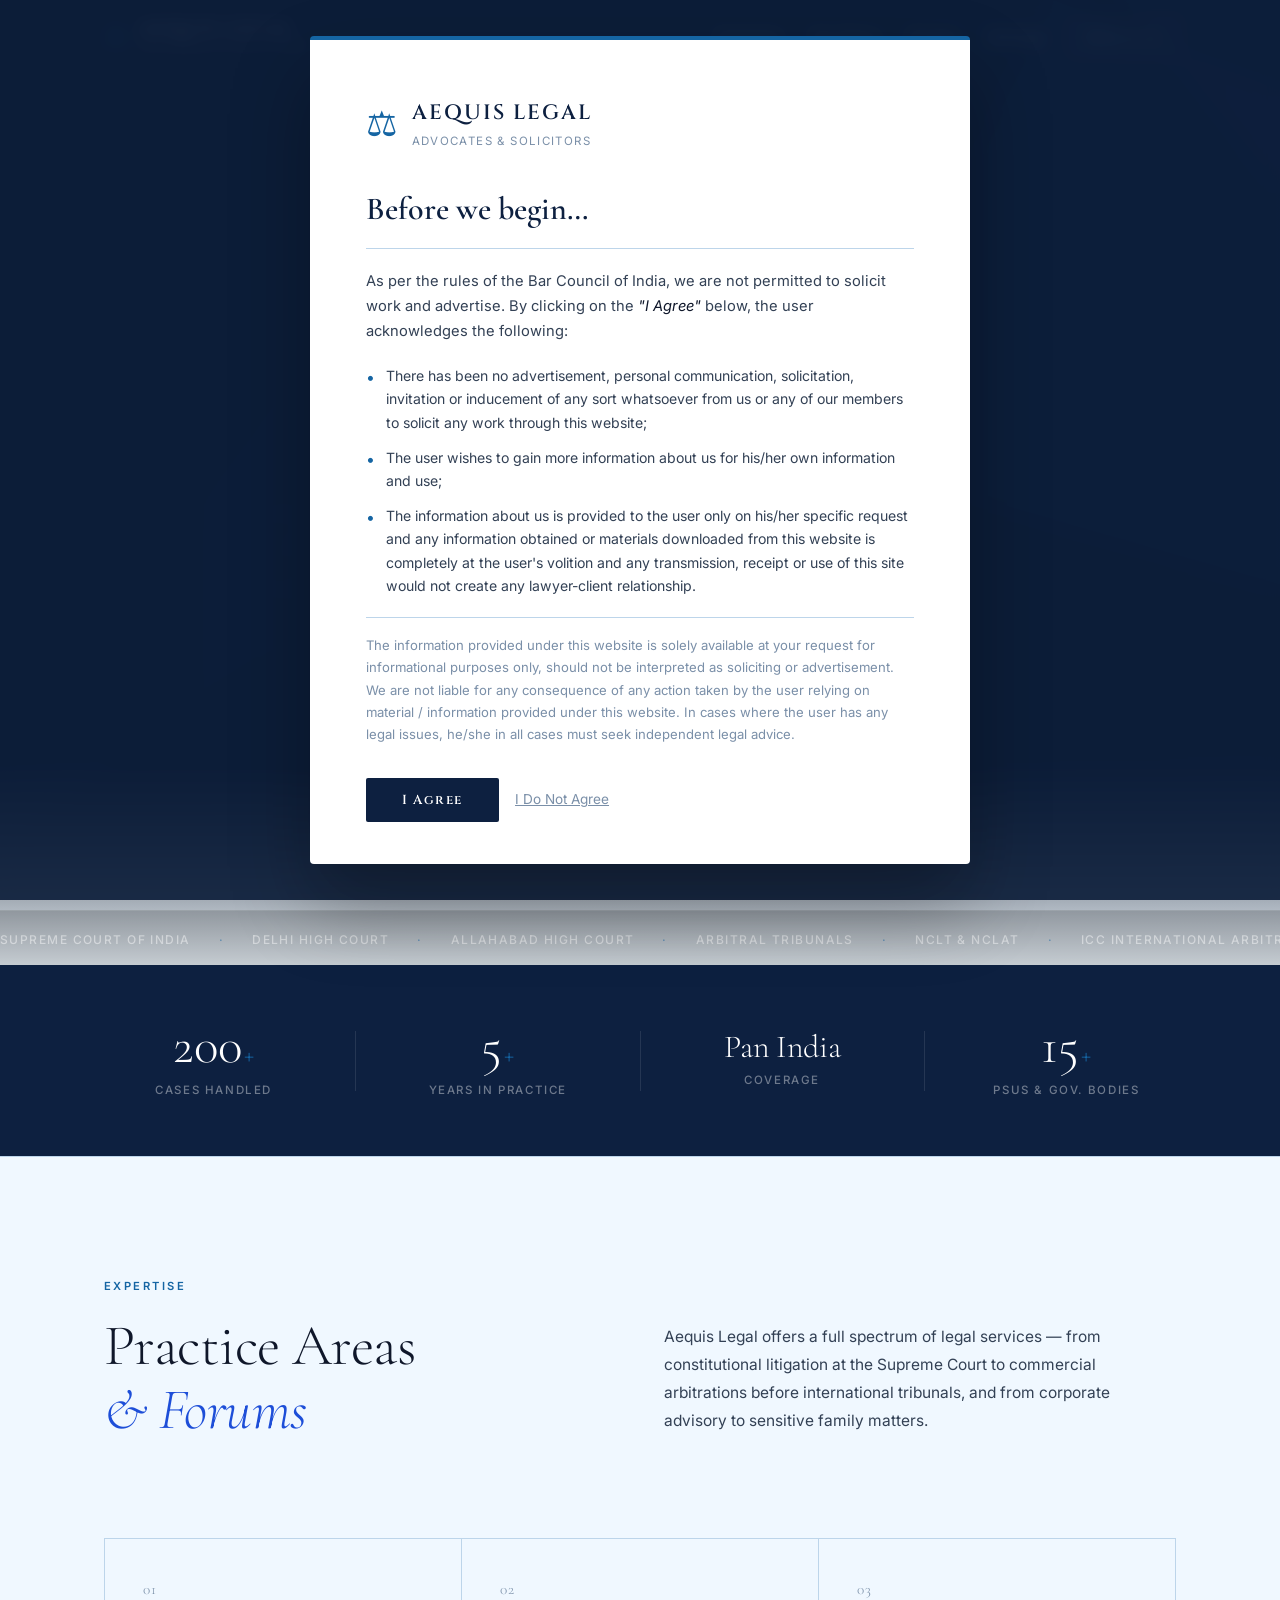
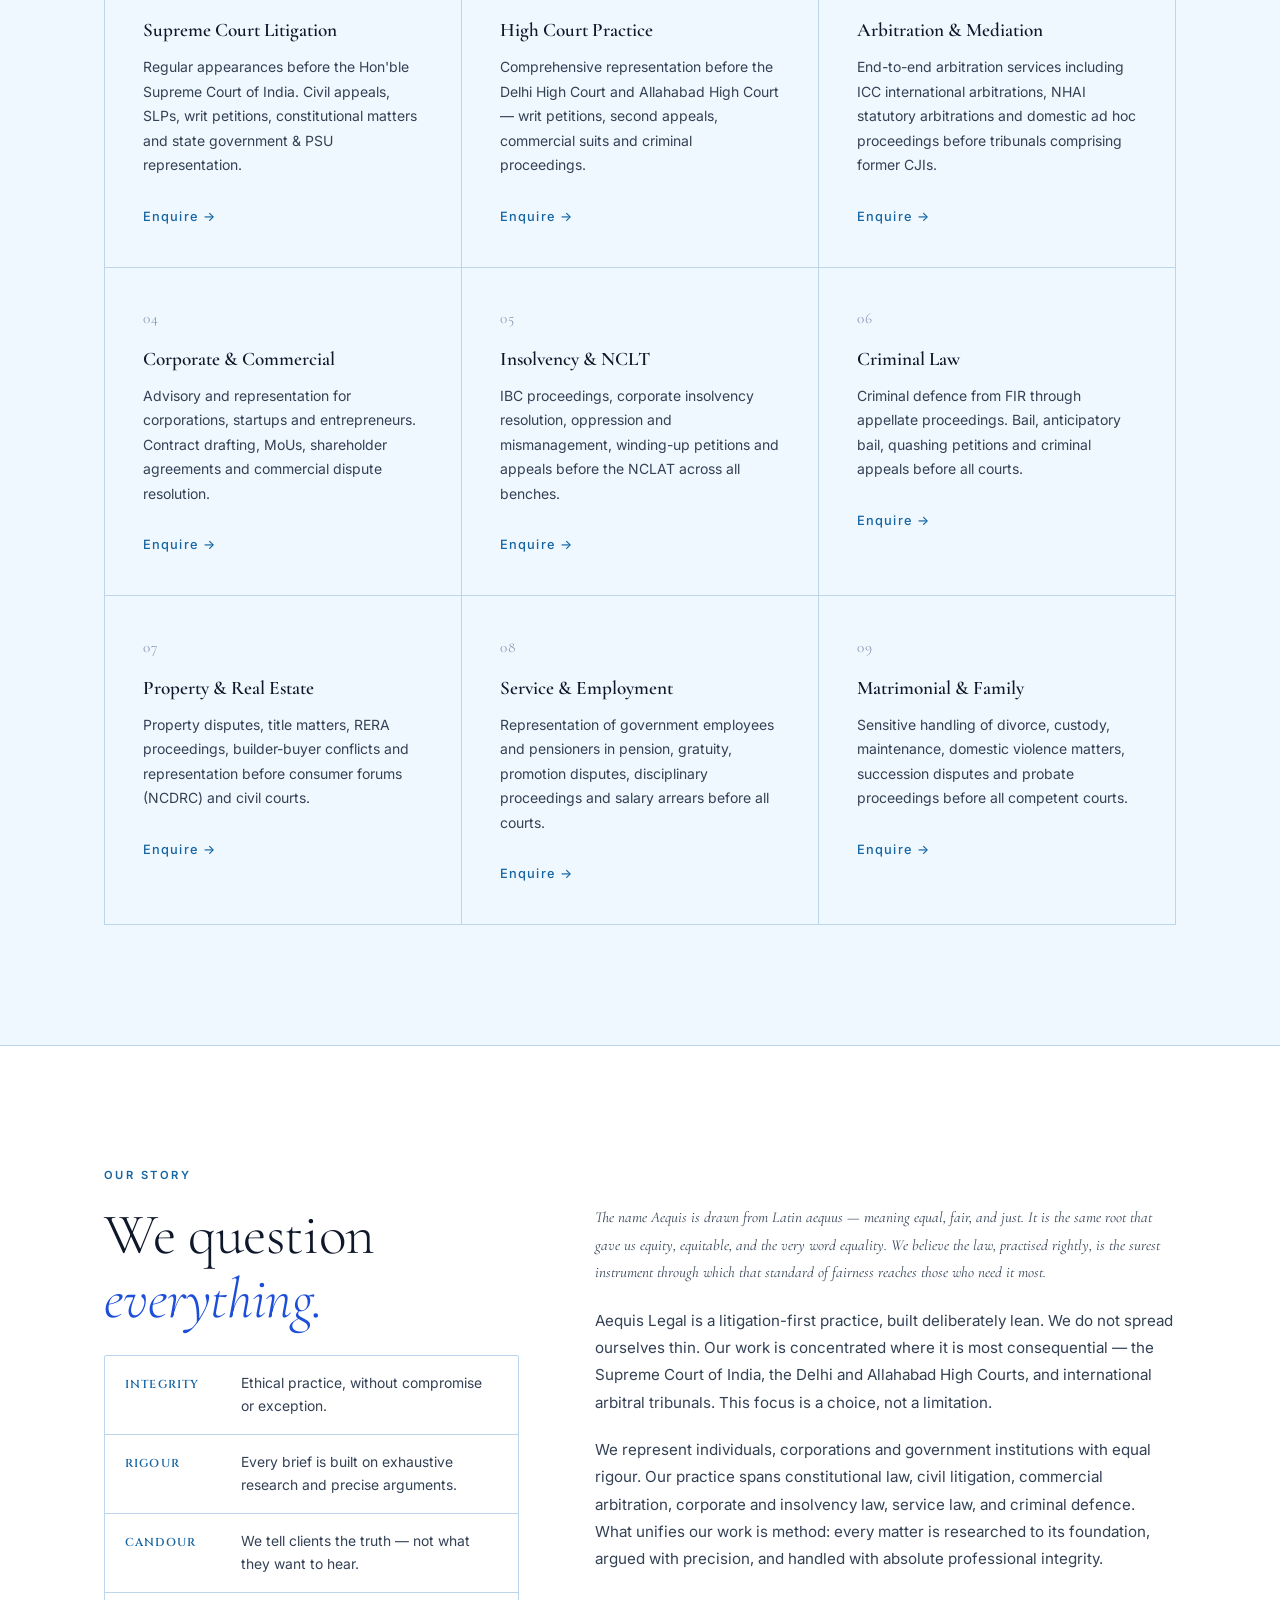
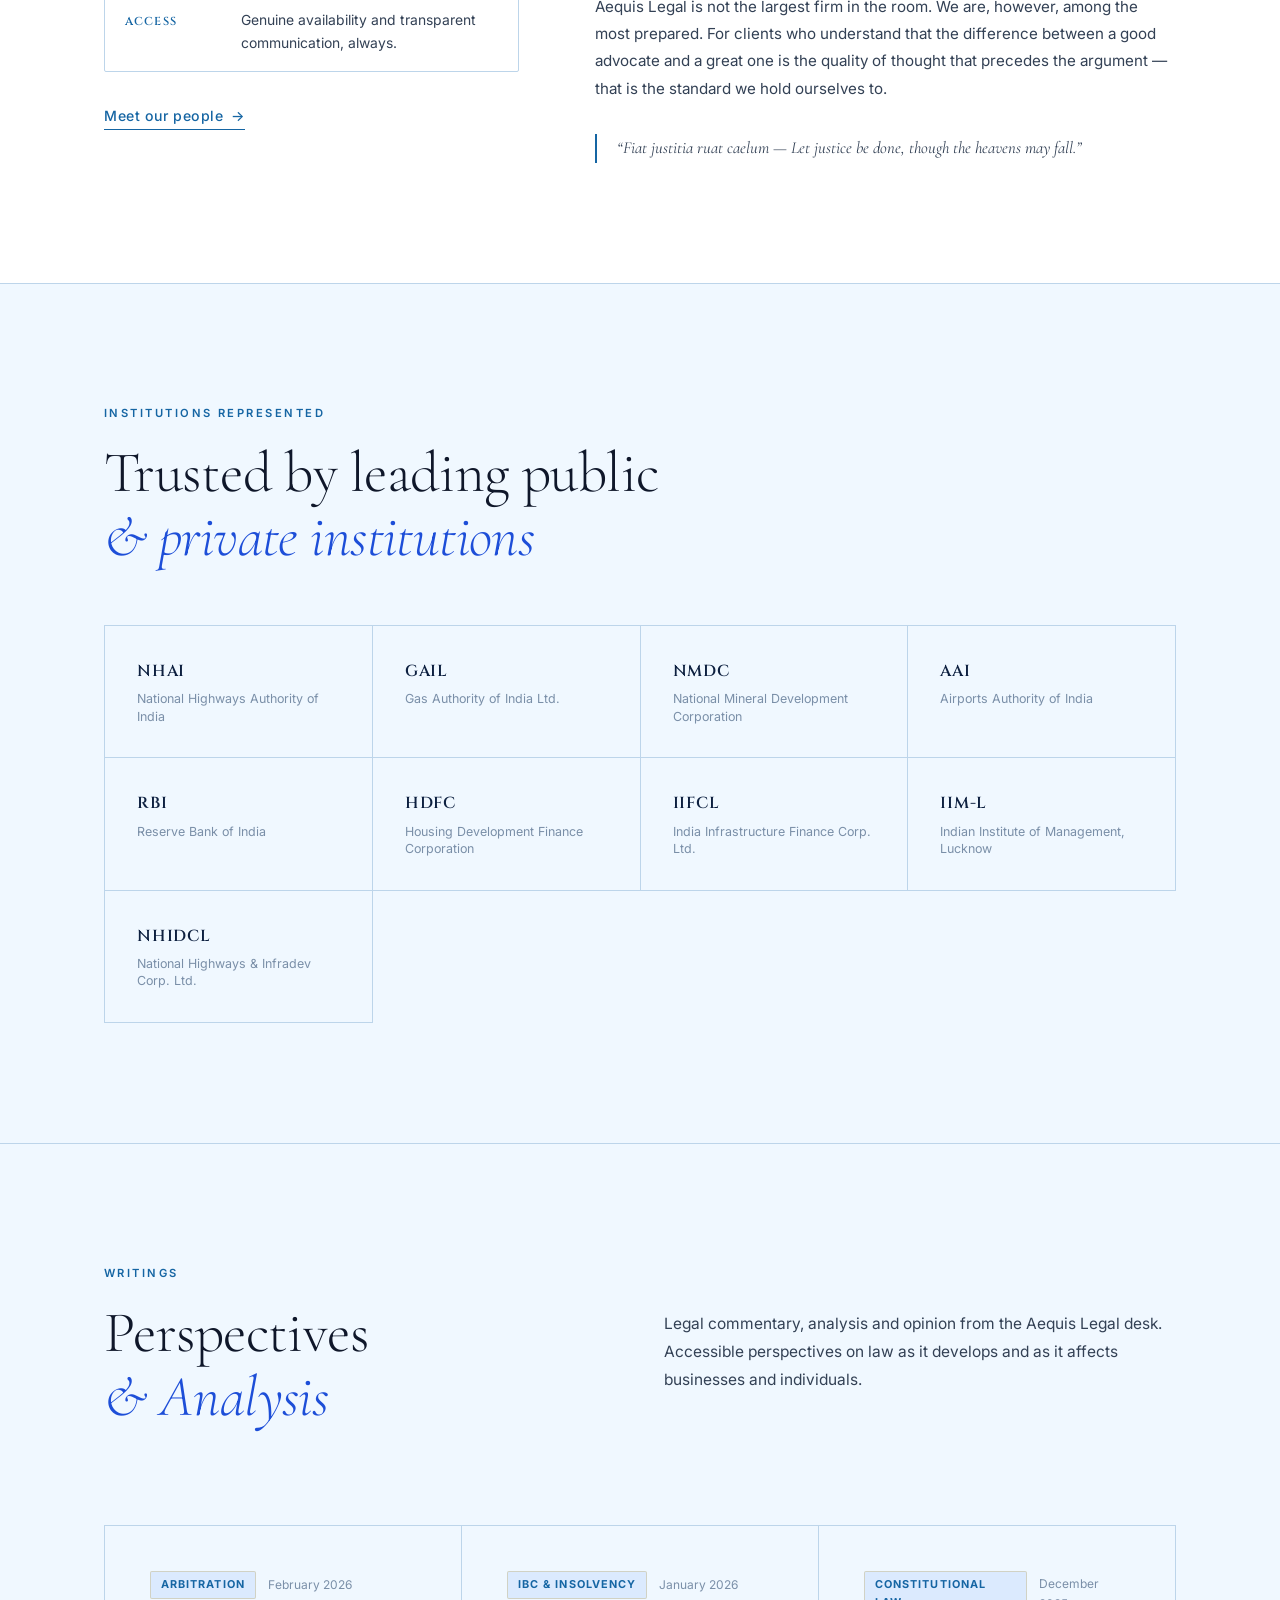
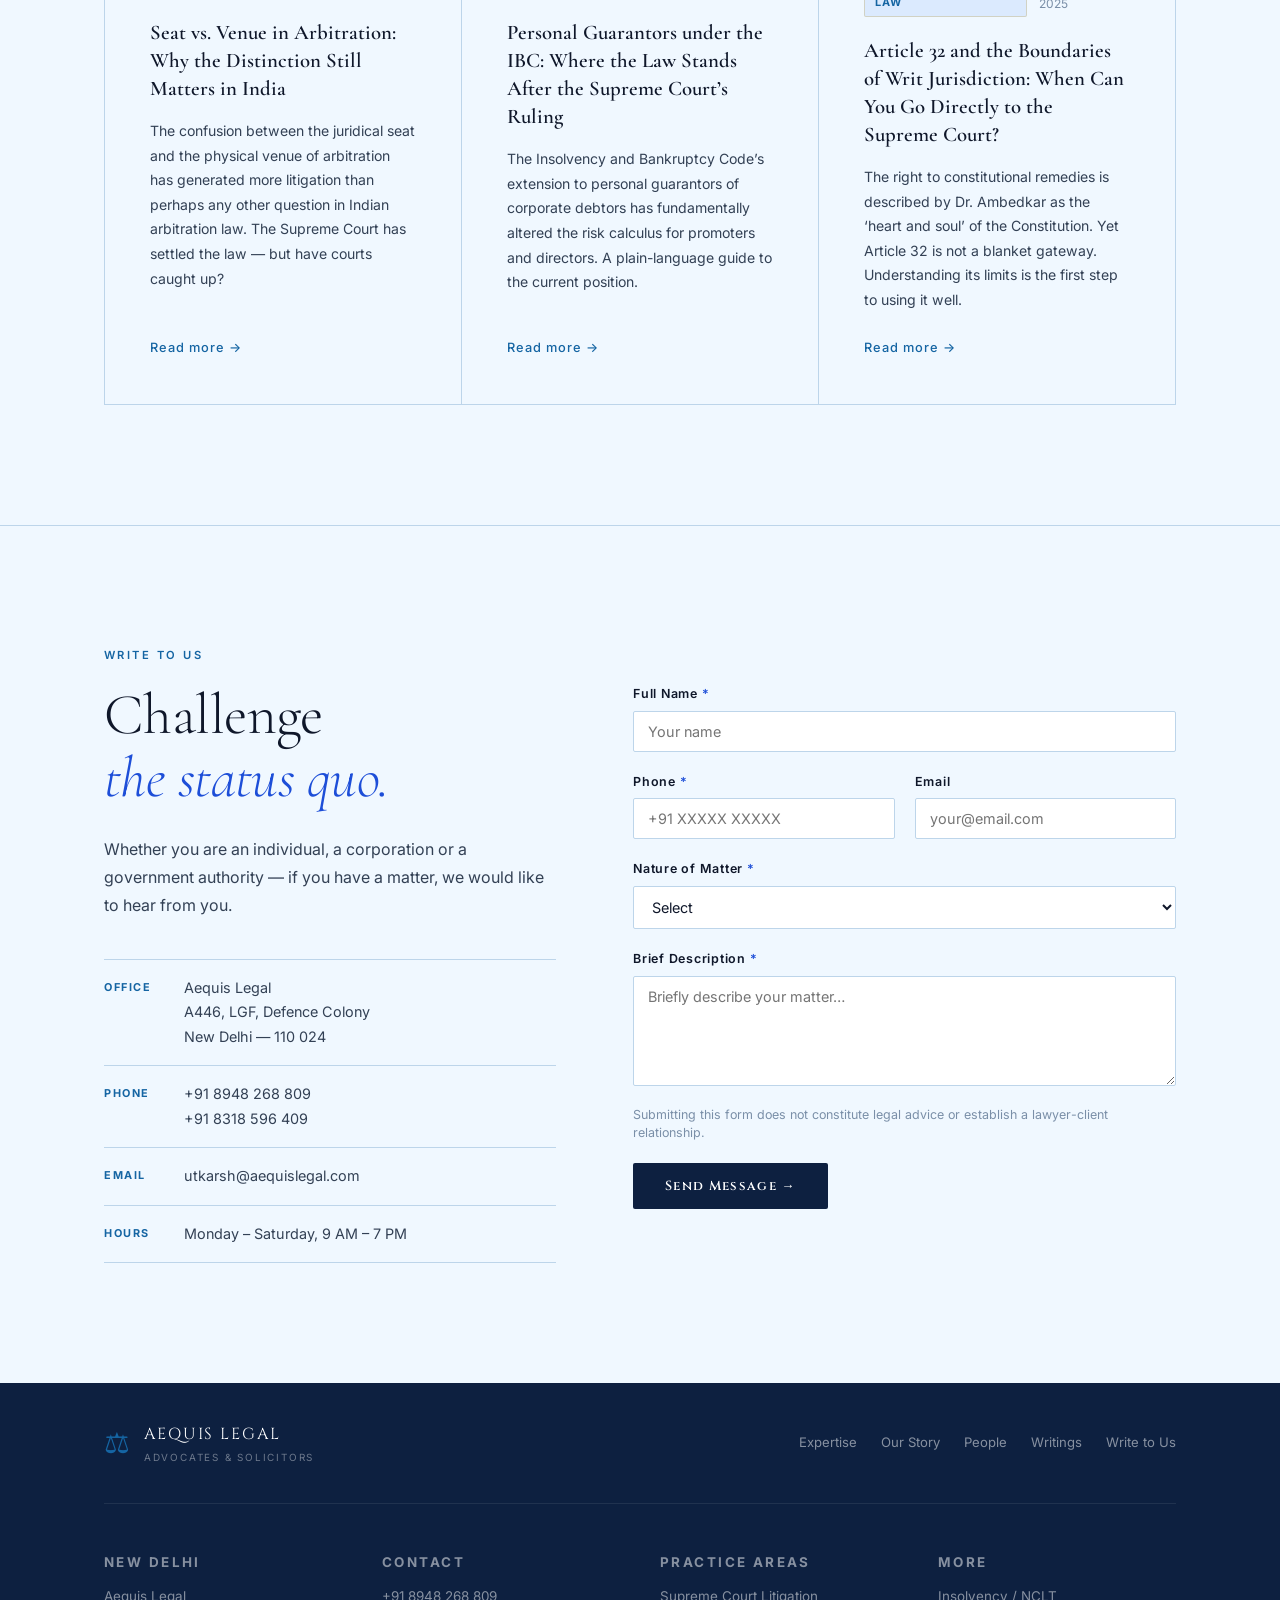
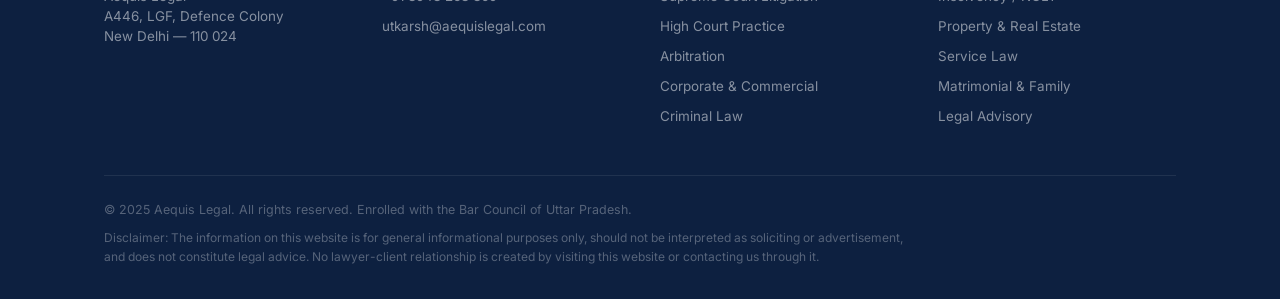
<file: index.html>
<!DOCTYPE html>
<html lang="en">
<head>
  <meta charset="UTF-8" />
  <meta name="viewport" content="width=device-width, initial-scale=1.0" />

  <title>Supreme Court Advocate New Delhi | Aequis Legal | Utkarsh Kumar</title>
  <meta name="description" content="Aequis Legal — led by Utkarsh Kumar, advocate before the Supreme Court of India, Delhi HC and Allahabad HC. Civil, criminal, arbitration, corporate and constitutional matters. New Delhi." />
  <meta name="keywords" content="Supreme Court advocate New Delhi, Supreme Court lawyer India, high court advocate Delhi, arbitration lawyer New Delhi, corporate lawyer Delhi, NCLT advocate Delhi, IBC insolvency lawyer India, constitutional lawyer India, criminal lawyer Delhi, Utkarsh Kumar advocate, best advocate Supreme Court India, law firm Defence Colony New Delhi, Aequis Legal" />
  <meta name="author" content="Utkarsh Kumar, Advocate" />
  <meta name="robots" content="index, follow, max-snippet:-1, max-image-preview:large, max-video-preview:-1" />
  <link rel="canonical" href="https://aequislegal.com/" />
  <!-- Geo — local SEO -->
  <meta name="geo.region" content="IN-DL" />
  <meta name="geo.placename" content="New Delhi, India" />
  <meta name="geo.position" content="28.5740;77.2230" />
  <meta name="ICBM" content="28.5740, 77.2230" />

  <!-- Open Graph -->
  <meta property="og:type"        content="website" />
  <meta property="og:url"         content="https://aequislegal.com/" />
  <meta property="og:title"       content="Supreme Court Advocate New Delhi | Aequis Legal" />
  <meta property="og:description" content="Utkarsh Kumar practises before the Supreme Court of India, Delhi HC and Allahabad HC. Civil, criminal, corporate, arbitration and constitutional matters. New Delhi." />
  <meta property="og:image"       content="https://aequislegal.com/img/utkarsh-kumar.jpg" />
  <meta property="og:locale"      content="en_IN" />
  <meta property="og:site_name"   content="Aequis Legal" />

  <!-- Twitter Card -->
  <meta name="twitter:card"        content="summary_large_image" />
  <meta name="twitter:title"       content="Supreme Court Advocate New Delhi | Aequis Legal" />
  <meta name="twitter:description" content="Utkarsh Kumar — advocate before the Supreme Court of India, Delhi HC and Allahabad HC. Civil, criminal, corporate and arbitration matters." />
  <meta name="twitter:image"       content="https://aequislegal.com/img/utkarsh-kumar.jpg" />

  <!-- Structured Data -->
  <script type="application/ld+json">
  {
    "@context": "https://schema.org",
    "@type": "LegalService",
    "name": "Aequis Legal",
    "alternateName": "Aequis Legal — Advocates & Solicitors",
    "description": "Full-service litigation practice led by Advocate Utkarsh Kumar, appearing before the Supreme Court of India, Delhi High Court and Allahabad High Court.",
    "url": "https://aequislegal.com/",
    "telephone": ["+918948268809", "+918318596409"],
    "email": "utkarsh@aequislegal.com",
    "address": {
      "@type": "PostalAddress",
      "streetAddress": "A446, Lower Ground Floor, Defence Colony",
      "addressLocality": "New Delhi",
      "addressRegion": "Delhi",
      "postalCode": "110024",
      "addressCountry": "IN"
    },
    "geo": {
      "@type": "GeoCoordinates",
      "latitude": 28.5740,
      "longitude": 77.2230
    },
    "openingHoursSpecification": [{
      "@type": "OpeningHoursSpecification",
      "dayOfWeek": ["Monday","Tuesday","Wednesday","Thursday","Friday","Saturday"],
      "opens": "09:00",
      "closes": "19:00"
    }],
    "areaServed": [
      { "@type": "City", "name": "New Delhi" },
      { "@type": "Country", "name": "India" }
    ],
    "serviceType": [
      "Supreme Court Litigation",
      "High Court Practice",
      "International Arbitration (ICC)",
      "Corporate & Commercial Law",
      "Constitutional Law",
      "Criminal Defence",
      "IBC & Insolvency (NCLT)",
      "Service Law",
      "Property & Real Estate Law"
    ],
    "founder": {
      "@type": "Person",
      "name": "Utkarsh Kumar",
      "jobTitle": "Advocate",
      "url": "https://aequislegal.com/about.html",
      "alumniOf": {
        "@type": "CollegeOrUniversity",
        "name": "Dr. Ram Manohar Lohiya National Law University, Lucknow"
      },
      "knowsAbout": [
        "Supreme Court of India",
        "Delhi High Court",
        "Allahabad High Court",
        "ICC International Arbitration",
        "IBC Insolvency and Bankruptcy Code",
        "NCLT Proceedings",
        "Constitutional Law",
        "Corporate Litigation",
        "Criminal Law"
      ]
    },
    "hasOfferCatalog": {
      "@type": "OfferCatalog",
      "name": "Legal Services",
      "itemListElement": [
        { "@type": "Offer", "itemOffered": { "@type": "Service", "name": "Supreme Court Litigation" } },
        { "@type": "Offer", "itemOffered": { "@type": "Service", "name": "High Court Representation" } },
        { "@type": "Offer", "itemOffered": { "@type": "Service", "name": "ICC International Arbitration" } },
        { "@type": "Offer", "itemOffered": { "@type": "Service", "name": "IBC & NCLT Proceedings" } },
        { "@type": "Offer", "itemOffered": { "@type": "Service", "name": "Constitutional Matters" } },
        { "@type": "Offer", "itemOffered": { "@type": "Service", "name": "Corporate & Commercial Advisory" } }
      ]
    }
  }
  </script>

  <!-- Google Analytics placeholder -->
  <script async src="https://www.googletagmanager.com/gtag/js?id=G-XXXXXXXXXX"></script>
  <script>
    window.dataLayer = window.dataLayer || [];
    function gtag(){dataLayer.push(arguments);}
    gtag('js', new Date());
    gtag('config', 'G-XXXXXXXXXX');
  </script>

  <!-- Fonts -->
  <link rel="preconnect" href="https://fonts.googleapis.com">
  <link rel="preconnect" href="https://fonts.gstatic.com" crossorigin>
  <link href="https://fonts.googleapis.com/css2?family=Cormorant+Garamond:ital,wght@0,300;0,400;0,500;0,600;0,700;1,300;1,400;1,600&family=Inter:wght@300;400;500;600&family=Cinzel:wght@400;600&display=swap" rel="stylesheet">
  <link rel="stylesheet" href="styles.css" />
</head>
<body>

<!-- ================================================================
     BCI DISCLAIMER MODAL
================================================================ -->
<div class="bci-overlay" id="bciOverlay">
  <div class="bci-modal">
    <div class="bci-logo">
      <span class="bci-emblem">⚖</span>
      <div>
        <span class="bci-firm-name">AEQUIS LEGAL</span>
        <span class="bci-firm-sub">Advocates &amp; Solicitors</span>
      </div>
    </div>
    <h2 class="bci-heading">Before we begin&hellip;</h2>
    <div class="bci-rule"></div>
    <p class="bci-intro">
      As per the rules of the Bar Council of India, we are not permitted to solicit 
      work and advertise. By clicking on the <em>"I Agree"</em> below, the user acknowledges 
      the following:
    </p>
    <ul class="bci-list">
      <li>There has been no advertisement, personal communication, solicitation, invitation or inducement of any sort whatsoever from us or any of our members to solicit any work through this website;</li>
      <li>The user wishes to gain more information about us for his/her own information and use;</li>
      <li>The information about us is provided to the user only on his/her specific request and any information obtained or materials downloaded from this website is completely at the user's volition and any transmission, receipt or use of this site would not create any lawyer-client relationship.</li>
    </ul>
    <p class="bci-footer-text">
      The information provided under this website is solely available at your request for informational 
      purposes only, should not be interpreted as soliciting or advertisement. We are not liable for any 
      consequence of any action taken by the user relying on material / information provided under this 
      website. In cases where the user has any legal issues, he/she in all cases must seek independent 
      legal advice.
    </p>
    <div class="bci-actions">
      <button class="bci-agree" id="bciAgree">I Agree</button>
      <a href="https://www.google.com" class="bci-decline" id="bciDecline">I Do Not Agree</a>
    </div>
  </div>
</div>

<!-- ================================================================
     NAVIGATION
================================================================ -->
<header class="site-header" id="siteHeader">
  <nav class="nav-wrap">
    <a href="#home" class="nav-brand">
      <span class="nav-emblem">⚖</span>
      <div class="nav-brand-text">
        <span class="nav-firm">AEQUIS LEGAL</span>
        <span class="nav-sub">Advocates &amp; Solicitors</span>
      </div>
    </a>

    <ul class="nav-links" id="navLinks">
      <li><a href="#expertise" class="nl">Expertise</a></li>
      <li><a href="#about"     class="nl">Our Story</a></li>
      <li><a href="about.html" class="nl">People</a></li>
      <li><a href="#blog"      class="nl">Writings</a></li>
      <li><a href="#contact"   class="nl nl-cta">Write to Us</a></li>
    </ul>

    <button class="nav-burger" id="navBurger" aria-label="Open menu">
      <span></span><span></span><span></span>
    </button>
  </nav>
</header>

<!-- ================================================================
     HERO
================================================================ -->
<section class="hero" id="home">

  <!-- Abstract geometric art — no photography -->
  <div class="hero-canvas" aria-hidden="true">
    <svg class="hero-svg" viewBox="0 0 1200 700" preserveAspectRatio="xMidYMid slice" xmlns="http://www.w3.org/2000/svg">
      <!-- Deep navy ground -->
      <rect width="1200" height="700" fill="#071829"/>
      <!-- Shifting planes -->
      <polygon points="0,700 420,180 680,420 900,0 1200,120 1200,700" fill="#0d2448" opacity="0.95"/>
      <polygon points="0,700 600,300 1200,460 1200,700" fill="#071020" opacity="0.8"/>
      <!-- Blue filament lines — scales of justice abstracted -->
      <line x1="580" y1="80" x2="580" y2="580" stroke="#3b82f6" stroke-width="1" opacity="0.55"/>
      <line x1="580" y1="200" x2="340" y2="400" stroke="#3b82f6" stroke-width="0.8" opacity="0.45"/>
      <line x1="580" y1="200" x2="820" y2="400" stroke="#3b82f6" stroke-width="0.8" opacity="0.45"/>
      <circle cx="580" cy="200" r="5" fill="#60a5fa" opacity="0.7"/>
      <circle cx="340" cy="400" r="28" fill="none" stroke="#3b82f6" stroke-width="0.8" opacity="0.35"/>
      <circle cx="820" cy="400" r="28" fill="none" stroke="#3b82f6" stroke-width="0.8" opacity="0.35"/>
      <!-- Concentric arcs — resolve &amp; clarity -->
      <circle cx="580" cy="200" r="90"  fill="none" stroke="#60a5fa" stroke-width="0.5" opacity="0.18"/>
      <circle cx="580" cy="200" r="160" fill="none" stroke="#60a5fa" stroke-width="0.5" opacity="0.12"/>
      <circle cx="580" cy="200" r="240" fill="none" stroke="#60a5fa" stroke-width="0.5" opacity="0.08"/>
      <!-- Fine grid — the rule of law -->
      <line x1="0" y1="350" x2="1200" y2="350" stroke="#ffffff" stroke-width="0.3" opacity="0.06"/>
      <line x1="200" y1="0" x2="200" y2="700" stroke="#ffffff" stroke-width="0.3" opacity="0.04"/>
      <line x1="500" y1="0" x2="500" y2="700" stroke="#ffffff" stroke-width="0.3" opacity="0.04"/>
      <line x1="800" y1="0" x2="800" y2="700" stroke="#ffffff" stroke-width="0.3" opacity="0.04"/>
      <line x1="1100" y1="0" x2="1100" y2="700" stroke="#ffffff" stroke-width="0.3" opacity="0.04"/>
      <!-- Blue accent shard — equity & balance -->
      <polygon points="950,0 1200,0 1200,280 1050,120" fill="#1e3a8a" opacity="0.28"/>
      <!-- Gradient veil for text legibility -->
      <defs>
        <linearGradient id="veil" x1="0" x2="1" y1="0" y2="0">
          <stop offset="0%"  stop-color="#040d1a" stop-opacity="0.92"/>
          <stop offset="55%" stop-color="#040d1a" stop-opacity="0.55"/>
          <stop offset="100%" stop-color="#040d1a" stop-opacity="0.1"/>
        </linearGradient>
      </defs>
      <rect width="1200" height="700" fill="url(#veil)"/>
    </svg>
  </div>

  <div class="hero-inner container">
    <p class="hero-eyebrow">
      <span>Supreme Court of India</span>
      <span class="eyebrow-dot">·</span>
      <span>Delhi High Court</span>
      <span class="eyebrow-dot">·</span>
      <span>Allahabad High Court</span>
    </p>
    <h1 class="hero-headline">
      Precision where<br/>
      <em>it matters most.</em>
    </h1>
    <p class="hero-body">
      <em>Aequis</em> — from the Latin <em>aequus</em>, meaning equal, fair, and just. 
      The same ancient root that gave English the words equity, equitable, and equality itself. 
      We named ourselves after that principle deliberately. Law, at its finest, is the 
      instrument through which fairness is defined, defended and delivered. That is the 
      only standard we work to.
    </p>
    <p class="hero-body hero-body--sub">
      A lean, research-driven practice before India's apex court, high courts and 
      international arbitral tribunals — built for those who refuse to accept anything 
      less than rigorous, principled representation.
    </p>
    <div class="hero-links">
      <a href="#expertise" class="link-arrow">Our expertise <span>→</span></a>
      <a href="#about"     class="link-arrow">Our approach <span>→</span></a>
      <a href="#contact"   class="link-arrow">Write to us <span>→</span></a>
    </div>
  </div>

  <!-- Scrolling courts strip -->
  <div class="ticker-wrap">
    <div class="ticker-track" id="tickerTrack">
      <span>Supreme Court of India</span><span class="tdot">·</span>
      <span>Delhi High Court</span><span class="tdot">·</span>
      <span>Allahabad High Court</span><span class="tdot">·</span>
      <span>Arbitral Tribunals</span><span class="tdot">·</span>
      <span>NCLT &amp; NCLAT</span><span class="tdot">·</span>
      <span>ICC International Arbitration</span><span class="tdot">·</span>
      <span>Consumer Forums</span><span class="tdot">·</span>
      <span>RERA Authorities</span><span class="tdot">·</span>
      <span>Commercial Courts</span><span class="tdot">·</span>
      <span>District Courts</span><span class="tdot">·</span>
      <!-- duplicate for seamless loop -->
      <span>Supreme Court of India</span><span class="tdot">·</span>
      <span>Delhi High Court</span><span class="tdot">·</span>
      <span>Allahabad High Court</span><span class="tdot">·</span>
      <span>Arbitral Tribunals</span><span class="tdot">·</span>
      <span>NCLT &amp; NCLAT</span><span class="tdot">·</span>
      <span>ICC International Arbitration</span><span class="tdot">·</span>
    </div>
  </div>
</section>

<!-- ================================================================
     METRICS
================================================================ -->
<section class="metrics-bar" id="metrics">
  <div class="container">
    <div class="metrics-inner">
      <div class="m-item">
        <div class="m-num"><span class="m-counter" data-target="200">0</span><span class="m-suf">+</span></div>
        <div class="m-label">Cases handled</div>
      </div>
      <div class="m-sep"></div>
      <div class="m-item">
        <div class="m-num"><span class="m-counter" data-target="5">0</span><span class="m-suf">+</span></div>
        <div class="m-label">Years in practice</div>
      </div>
      <div class="m-sep"></div>
      <div class="m-item">
        <div class="m-num"><span class="m-label-big">Pan India</span></div>
        <div class="m-label">Coverage</div>
      </div>
      <div class="m-sep"></div>
      <div class="m-item">
        <div class="m-num"><span class="m-counter" data-target="15">0</span><span class="m-suf">+</span></div>
        <div class="m-label">PSUs &amp; Gov. bodies</div>
      </div>
    </div>
  </div>
</section>

<!-- ================================================================
     EXPERTISE
================================================================ -->
<section class="sec expertise-sec" id="expertise">
  <div class="container">
    <div class="sec-label">Expertise</div>
    <div class="sec-top-row">
      <h2 class="sec-title">Practice Areas<br/><em>&amp; Forums</em></h2>
      <p class="sec-intro">
        Aequis Legal offers a full spectrum of legal services — from constitutional 
        litigation at the Supreme Court to commercial arbitrations before international 
        tribunals, and from corporate advisory to sensitive family matters.
      </p>
    </div>

    <div class="exp-grid">
      <div class="exp-card" data-reveal>
        <span class="exp-n">01</span>
        <h3>Supreme Court Litigation</h3>
        <p>Regular appearances before the Hon'ble Supreme Court of India. Civil appeals, SLPs, writ petitions, constitutional matters and state government &amp; PSU representation.</p>
        <a href="#contact" class="card-link">Enquire →</a>
      </div>
      <div class="exp-card" data-reveal>
        <span class="exp-n">02</span>
        <h3>High Court Practice</h3>
        <p>Comprehensive representation before the Delhi High Court and Allahabad High Court — writ petitions, second appeals, commercial suits and criminal proceedings.</p>
        <a href="#contact" class="card-link">Enquire →</a>
      </div>
      <div class="exp-card" data-reveal>
        <span class="exp-n">03</span>
        <h3>Arbitration &amp; Mediation</h3>
        <p>End-to-end arbitration services including ICC international arbitrations, NHAI statutory arbitrations and domestic ad hoc proceedings before tribunals comprising former CJIs.</p>
        <a href="#contact" class="card-link">Enquire →</a>
      </div>
      <div class="exp-card" data-reveal>
        <span class="exp-n">04</span>
        <h3>Corporate &amp; Commercial</h3>
        <p>Advisory and representation for corporations, startups and entrepreneurs. Contract drafting, MoUs, shareholder agreements and commercial dispute resolution.</p>
        <a href="#contact" class="card-link">Enquire →</a>
      </div>
      <div class="exp-card" data-reveal>
        <span class="exp-n">05</span>
        <h3>Insolvency &amp; NCLT</h3>
        <p>IBC proceedings, corporate insolvency resolution, oppression and mismanagement, winding-up petitions and appeals before the NCLAT across all benches.</p>
        <a href="#contact" class="card-link">Enquire →</a>
      </div>
      <div class="exp-card" data-reveal>
        <span class="exp-n">06</span>
        <h3>Criminal Law</h3>
        <p>Criminal defence from FIR through appellate proceedings. Bail, anticipatory bail, quashing petitions and criminal appeals before all courts.</p>
        <a href="#contact" class="card-link">Enquire →</a>
      </div>
      <div class="exp-card" data-reveal>
        <span class="exp-n">07</span>
        <h3>Property &amp; Real Estate</h3>
        <p>Property disputes, title matters, RERA proceedings, builder-buyer conflicts and representation before consumer forums (NCDRC) and civil courts.</p>
        <a href="#contact" class="card-link">Enquire →</a>
      </div>
      <div class="exp-card" data-reveal>
        <span class="exp-n">08</span>
        <h3>Service &amp; Employment</h3>
        <p>Representation of government employees and pensioners in pension, gratuity, promotion disputes, disciplinary proceedings and salary arrears before all courts.</p>
        <a href="#contact" class="card-link">Enquire →</a>
      </div>
      <div class="exp-card" data-reveal>
        <span class="exp-n">09</span>
        <h3>Matrimonial &amp; Family</h3>
        <p>Sensitive handling of divorce, custody, maintenance, domestic violence matters, succession disputes and probate proceedings before all competent courts.</p>
        <a href="#contact" class="card-link">Enquire →</a>
      </div>
    </div>
  </div>
</section>

<!-- ================================================================
     OUR STORY / ABOUT
================================================================ -->
<section class="sec about-sec" id="about">
  <div class="container">
    <div class="sec-label">Our Story</div>
    <div class="about-layout">
      <div class="about-left">
        <h2 class="sec-title">We question<br/><em>everything.</em></h2>
        <div class="about-values">
          <div class="av-item">
            <span class="av-label">Integrity</span>
            <span class="av-text">Ethical practice, without compromise or exception.</span>
          </div>
          <div class="av-item">
            <span class="av-label">Rigour</span>
            <span class="av-text">Every brief is built on exhaustive research and precise arguments.</span>
          </div>
          <div class="av-item">
            <span class="av-label">Candour</span>
            <span class="av-text">We tell clients the truth — not what they want to hear.</span>
          </div>
          <div class="av-item">
            <span class="av-label">Access</span>
            <span class="av-text">Genuine availability and transparent communication, always.</span>
          </div>
        </div>
        <a href="about.html" class="link-arrow about-cta" style="margin-top:2rem; display:inline-flex; align-items:center; gap:8px; font-size:0.88rem; font-weight:500; color:var(--gold); border-bottom:1px solid var(--gold); padding-bottom:2px;">Meet our people <span>→</span></a>
      </div>
      <div class="about-right">
        <p class="about-lede">
          The name <em>Aequis</em> is drawn from Latin <em>aequus</em> — meaning equal, fair, and just.
          It is the same root that gave us equity, equitable, and the very word equality.
          We believe the law, practised rightly, is the surest instrument through which
          that standard of fairness reaches those who need it most.
        </p>
        <p>
          Aequis Legal is a litigation-first practice, built deliberately lean. We do not 
          spread ourselves thin. Our work is concentrated where it is most consequential — 
          the Supreme Court of India, the Delhi and Allahabad High Courts, and international 
          arbitral tribunals. This focus is a choice, not a limitation.
        </p>
        <p>
          We represent individuals, corporations and government institutions with equal 
          rigour. Our practice spans constitutional law, civil litigation, commercial 
          arbitration, corporate and insolvency law, service law, and criminal defence. 
          What unifies our work is method: every matter is researched to its foundation, 
          argued with precision, and handled with absolute professional integrity.
        </p>
        <p>
          Aequis Legal is not the largest firm in the room. We are, however, among the 
          most prepared. For clients who understand that the difference between a good 
          advocate and a great one is the quality of thought that precedes the argument — 
          that is the standard we hold ourselves to.
        </p>
        <blockquote class="about-quote">
          &ldquo;Fiat justitia ruat caelum &mdash; Let justice be done, though the heavens may fall.&rdquo;
        </blockquote>
      </div>
    </div>
  </div>
</section>


<!-- ================================================================
     INSTITUTIONS / CLIENTS
================================================================ -->
<section class="sec clients-sec" id="clients">
  <div class="container">
    <div class="sec-label">Institutions Represented</div>
    <h2 class="sec-title clients-title">Trusted by leading public<br/><em>&amp; private institutions</em></h2>
    <div class="clients-grid">
      <div class="ci"><span class="ci-abbr">NHAI</span><span class="ci-full">National Highways Authority of India</span></div>
      <div class="ci"><span class="ci-abbr">GAIL</span><span class="ci-full">Gas Authority of India Ltd.</span></div>
      <div class="ci"><span class="ci-abbr">NMDC</span><span class="ci-full">National Mineral Development Corporation</span></div>
      <div class="ci"><span class="ci-abbr">AAI</span><span class="ci-full">Airports Authority of India</span></div>
      <div class="ci"><span class="ci-abbr">RBI</span><span class="ci-full">Reserve Bank of India</span></div>
      <div class="ci"><span class="ci-abbr">HDFC</span><span class="ci-full">Housing Development Finance Corporation</span></div>
      <div class="ci"><span class="ci-abbr">IIFCL</span><span class="ci-full">India Infrastructure Finance Corp. Ltd.</span></div>
      <div class="ci"><span class="ci-abbr">IIM-L</span><span class="ci-full">Indian Institute of Management, Lucknow</span></div>
      <div class="ci"><span class="ci-abbr">NHIDCL</span><span class="ci-full">National Highways &amp; Infradev Corp. Ltd.</span></div>
    </div>
  </div>
</section>



<!-- ================================================================
     BLOG / WRITINGS
================================================================ -->
<section class="sec blog-sec" id="blog">
  <div class="container">
    <div class="sec-label">Writings</div>
    <div class="sec-top-row">
      <h2 class="sec-title">Perspectives<br/><em>&amp; Analysis</em></h2>
      <p class="sec-intro">
        Legal commentary, analysis and opinion from the Aequis Legal desk. 
        Accessible perspectives on law as it develops and as it affects 
        businesses and individuals.
      </p>
    </div>

    <div class="blog-grid">

      <article class="blog-card" data-reveal>
        <div class="bc-meta">
          <span class="bc-tag">Arbitration</span>
          <span class="bc-date">February 2026</span>
        </div>
        <h3 class="bc-title"><a href="blog/seat-vs-venue-arbitration.html">Seat vs. Venue in Arbitration: Why the Distinction Still Matters in India</a></h3>
        <p class="bc-excerpt">The confusion between the juridical seat and the physical venue of arbitration has generated more litigation than perhaps any other question in Indian arbitration law. The Supreme Court has settled the law — but have courts caught up?</p>
        <a href="blog/seat-vs-venue-arbitration.html" class="card-link">Read more →</a>
      </article>

      <article class="blog-card" data-reveal>
        <div class="bc-meta">
          <span class="bc-tag">IBC &amp; Insolvency</span>
          <span class="bc-date">January 2026</span>
        </div>
        <h3 class="bc-title"><a href="blog/ibc-personal-guarantors.html">Personal Guarantors under the IBC: Where the Law Stands After the Supreme Court&rsquo;s Ruling</a></h3>
        <p class="bc-excerpt">The Insolvency and Bankruptcy Code&rsquo;s extension to personal guarantors of corporate debtors has fundamentally altered the risk calculus for promoters and directors. A plain-language guide to the current position.</p>
        <a href="blog/ibc-personal-guarantors.html" class="card-link">Read more →</a>
      </article>

      <article class="blog-card" data-reveal>
        <div class="bc-meta">
          <span class="bc-tag">Constitutional Law</span>
          <span class="bc-date">December 2025</span>
        </div>
        <h3 class="bc-title"><a href="blog/article-32-writ-jurisdiction.html">Article 32 and the Boundaries of Writ Jurisdiction: When Can You Go Directly to the Supreme Court?</a></h3>
        <p class="bc-excerpt">The right to constitutional remedies is described by Dr. Ambedkar as the ‘heart and soul’ of the Constitution. Yet Article 32 is not a blanket gateway. Understanding its limits is the first step to using it well.</p>
        <a href="blog/article-32-writ-jurisdiction.html" class="card-link">Read more →</a>
      </article>

    </div>
  </div>
</section>

<!-- ================================================================
     CONTACT
================================================================ -->
<section class="sec contact-sec" id="contact">
  <div class="container">
    <div class="sec-label">Write to Us</div>
    <div class="contact-layout">

      <div class="contact-left">
        <h2 class="sec-title">Challenge<br/><em>the status quo.</em></h2>
        <p class="contact-tagline">
          Whether you are an individual, a corporation or a government authority — 
          if you have a matter, we would like to hear from you.
        </p>
        <div class="contact-details">
          <div class="cd-row">
            <span class="cd-lbl">Office</span>
            <span class="cd-val">Aequis Legal<br/>A446, LGF, Defence Colony<br/>New Delhi — 110 024</span>
          </div>
          <div class="cd-row">
            <span class="cd-lbl">Phone</span>
            <span class="cd-val">
              <a href="tel:+918948268809">+91 8948 268 809</a><br/>
              <a href="tel:+918318596409">+91 8318 596 409</a>
            </span>
          </div>
          <div class="cd-row">
            <span class="cd-lbl">Email</span>
            <span class="cd-val"><a href="mailto:utkarsh@aequislegal.com">utkarsh@aequislegal.com</a></span>
          </div>
          <div class="cd-row">
            <span class="cd-lbl">Hours</span>
            <span class="cd-val">Monday – Saturday, 9 AM – 7 PM</span>
          </div>
        </div>
      </div>

      <div class="contact-right">
        <form class="cf" id="contactForm">
          <!-- Web3Forms: get your free access key at https://web3forms.com -->
          <input type="hidden" name="access_key" value="YOUR_WEB3FORMS_ACCESS_KEY" />
          <input type="hidden" name="subject" value="New Legal Enquiry – Aequis Legal" />
          <input type="hidden" name="from_name" value="Aequis Legal" />
          <!-- honeypot anti-spam -->
          <input type="checkbox" name="botcheck" style="display:none" tabindex="-1" autocomplete="off" />
          <div class="cf-field">
            <label for="cf-name">Full Name <span class="req">*</span></label>
            <input type="text" id="cf-name" name="name" placeholder="Your name" required />
          </div>
          <div class="cf-row">
            <div class="cf-field">
              <label for="cf-phone">Phone <span class="req">*</span></label>
              <input type="tel" id="cf-phone" name="phone" placeholder="+91 XXXXX XXXXX" required />
            </div>
            <div class="cf-field">
              <label for="cf-email">Email</label>
              <input type="email" id="cf-email" name="email" placeholder="your@email.com" />
            </div>
          </div>
          <div class="cf-field">
            <label for="cf-matter">Nature of Matter <span class="req">*</span></label>
            <select id="cf-matter" name="matter" required>
              <option value="">Select</option>
              <option>Supreme Court Litigation</option>
              <option>High Court Matter</option>
              <option>Arbitration / Mediation</option>
              <option>Corporate / Commercial</option>
              <option>Criminal Defence</option>
              <option>Property / Real Estate</option>
              <option>Service / Employment Law</option>
              <option>Matrimonial / Family</option>
              <option>IBC / Insolvency (NCLT)</option>
              <option>Legal Advisory / Opinion</option>
              <option>Other</option>
            </select>
          </div>
          <div class="cf-field">
            <label for="cf-msg">Brief Description <span class="req">*</span></label>
            <textarea id="cf-msg" name="message" rows="4" placeholder="Briefly describe your matter…" required></textarea>
          </div>
          <p class="cf-disclaimer">
            Submitting this form does not constitute legal advice or establish a lawyer-client relationship.
          </p>
          <button type="submit" class="cf-submit" id="cfSubmit">Send Message →</button>
          <p class="cf-success" id="cfSuccess" style="display:none">
            Thank you. Your enquiry has been received. We will respond within 24 hours. A confirmation has been sent to your email.
          </p>
          <p class="cf-error" id="cfError" style="display:none">
            Sorry, there was a problem sending your message. Please email us directly at <a href="mailto:utkarsh@aequislegal.com">utkarsh@aequislegal.com</a>.
          </p>
        </form>
      </div>

    </div>
  </div>
</section>

<!-- ================================================================
     FOOTER
================================================================ -->
<footer class="site-footer">
  <div class="container">

    <div class="ft-top">
      <div class="ft-brand">
        <span class="ft-emblem">⚖</span>
        <div>
          <span class="ft-firm">AEQUIS LEGAL</span>
          <span class="ft-sub">Advocates &amp; Solicitors</span>
        </div>
      </div>
      <nav class="ft-nav">
        <a href="#expertise">Expertise</a>
        <a href="#about">Our Story</a>
        <a href="about.html">People</a>
        <a href="#blog">Writings</a>
        <a href="#contact">Write to Us</a>
      </nav>
    </div>

    <div class="ft-mid">
      <div class="ft-col">
        <span class="ft-head">New Delhi</span>
        <span>Aequis Legal<br/>A446, LGF, Defence Colony<br/>New Delhi — 110 024</span>
      </div>
      <div class="ft-col">
        <span class="ft-head">Contact</span>
        <a href="tel:+918948268809">+91 8948 268 809</a>
        <a href="mailto:utkarsh@aequislegal.com">utkarsh@aequislegal.com</a>
      </div>
      <div class="ft-col">
        <span class="ft-head">Practice Areas</span>
        <a href="#expertise">Supreme Court Litigation</a>
        <a href="#expertise">High Court Practice</a>
        <a href="#expertise">Arbitration</a>
        <a href="#expertise">Corporate &amp; Commercial</a>
        <a href="#expertise">Criminal Law</a>
      </div>
      <div class="ft-col">
        <span class="ft-head">More</span>
        <a href="#expertise">Insolvency / NCLT</a>
        <a href="#expertise">Property &amp; Real Estate</a>
        <a href="#expertise">Service Law</a>
        <a href="#expertise">Matrimonial &amp; Family</a>
        <a href="#contact">Legal Advisory</a>
      </div>
    </div>

    <div class="ft-bottom">
      <p>© 2025 Aequis Legal. All rights reserved. Enrolled with the Bar Council of Uttar Pradesh.</p>
      <p class="ft-disclaimer">
        Disclaimer: The information on this website is for general informational purposes only, should not be interpreted as soliciting or advertisement, and does not constitute legal advice. No lawyer-client relationship is created by visiting this website or contacting us through it.
      </p>
    </div>

  </div>
</footer>

<!-- Floating email pill -->
<a href="mailto:utkarsh@aequislegal.com" class="float-pill" id="floatPill">
  Email Us &nbsp;→&nbsp; utkarsh@aequislegal.com
</a>

<script src="script.js"></script>
</body>
</html>
</file>
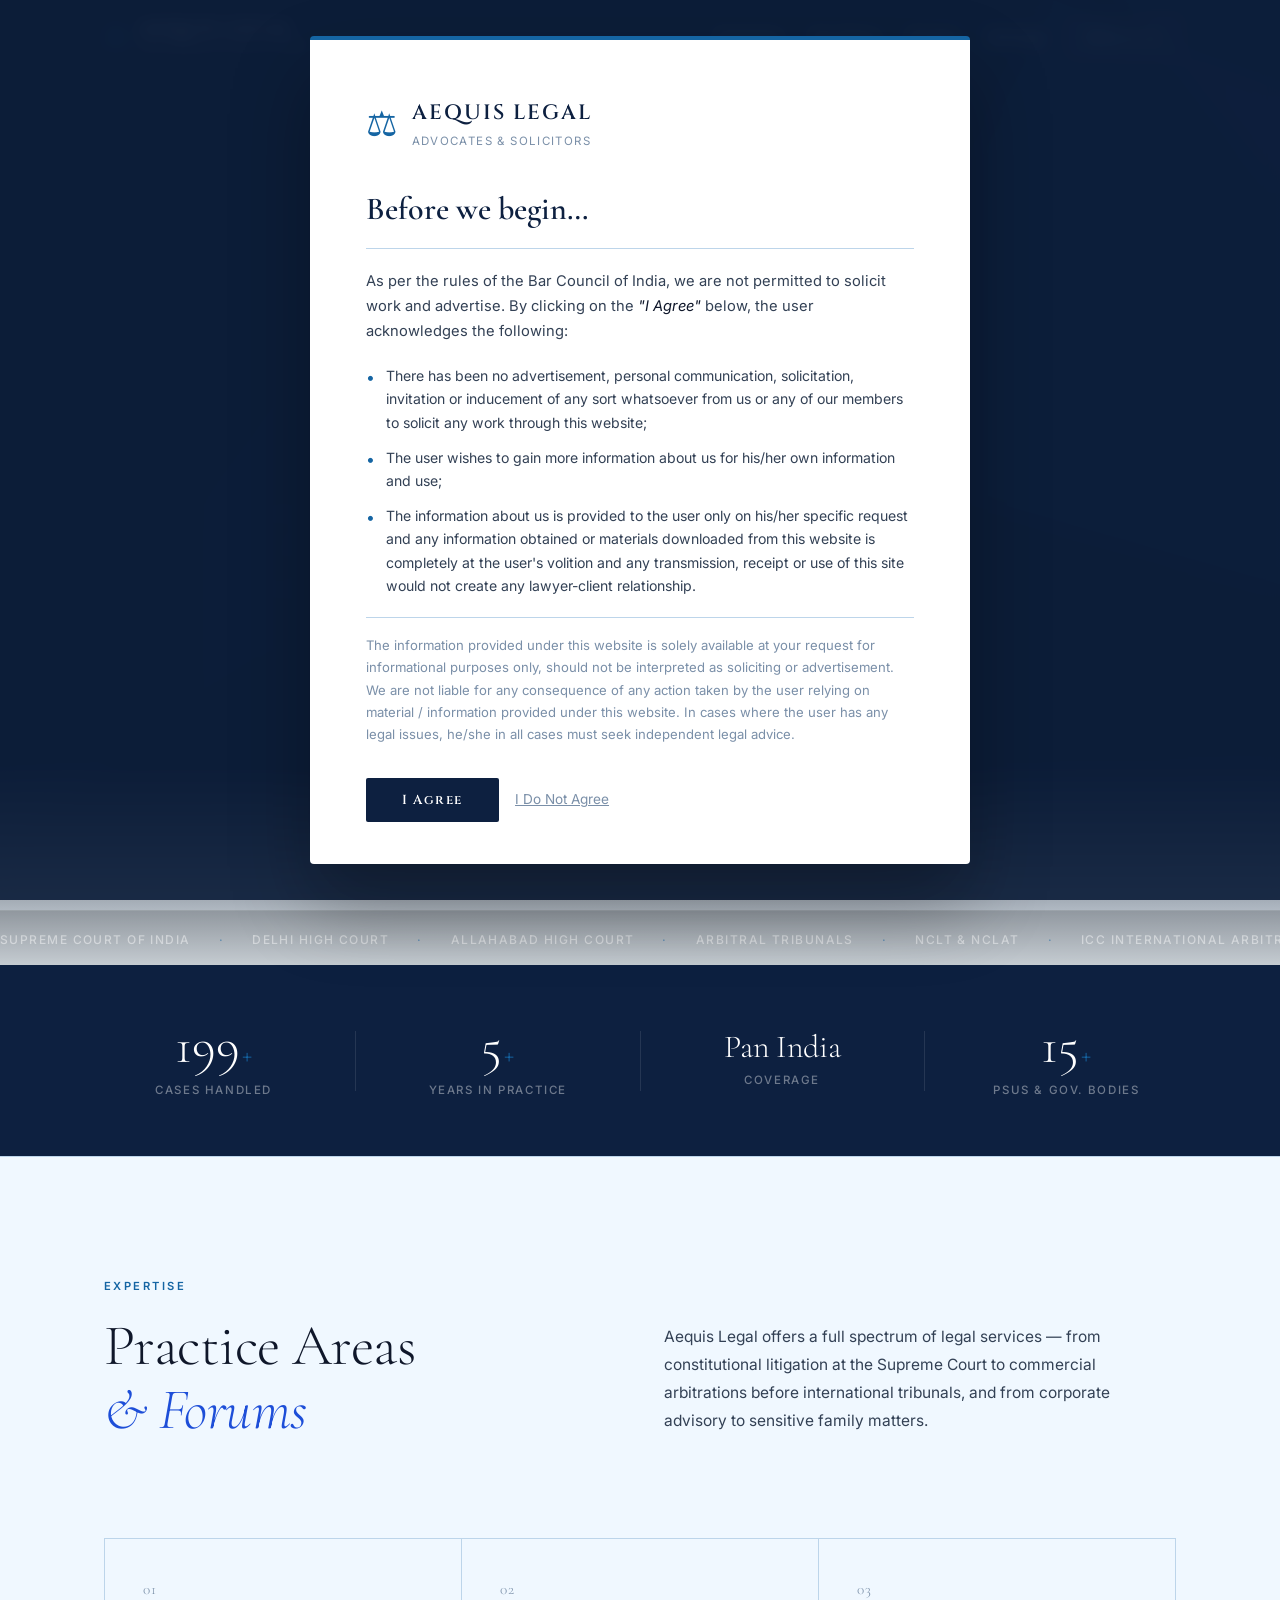
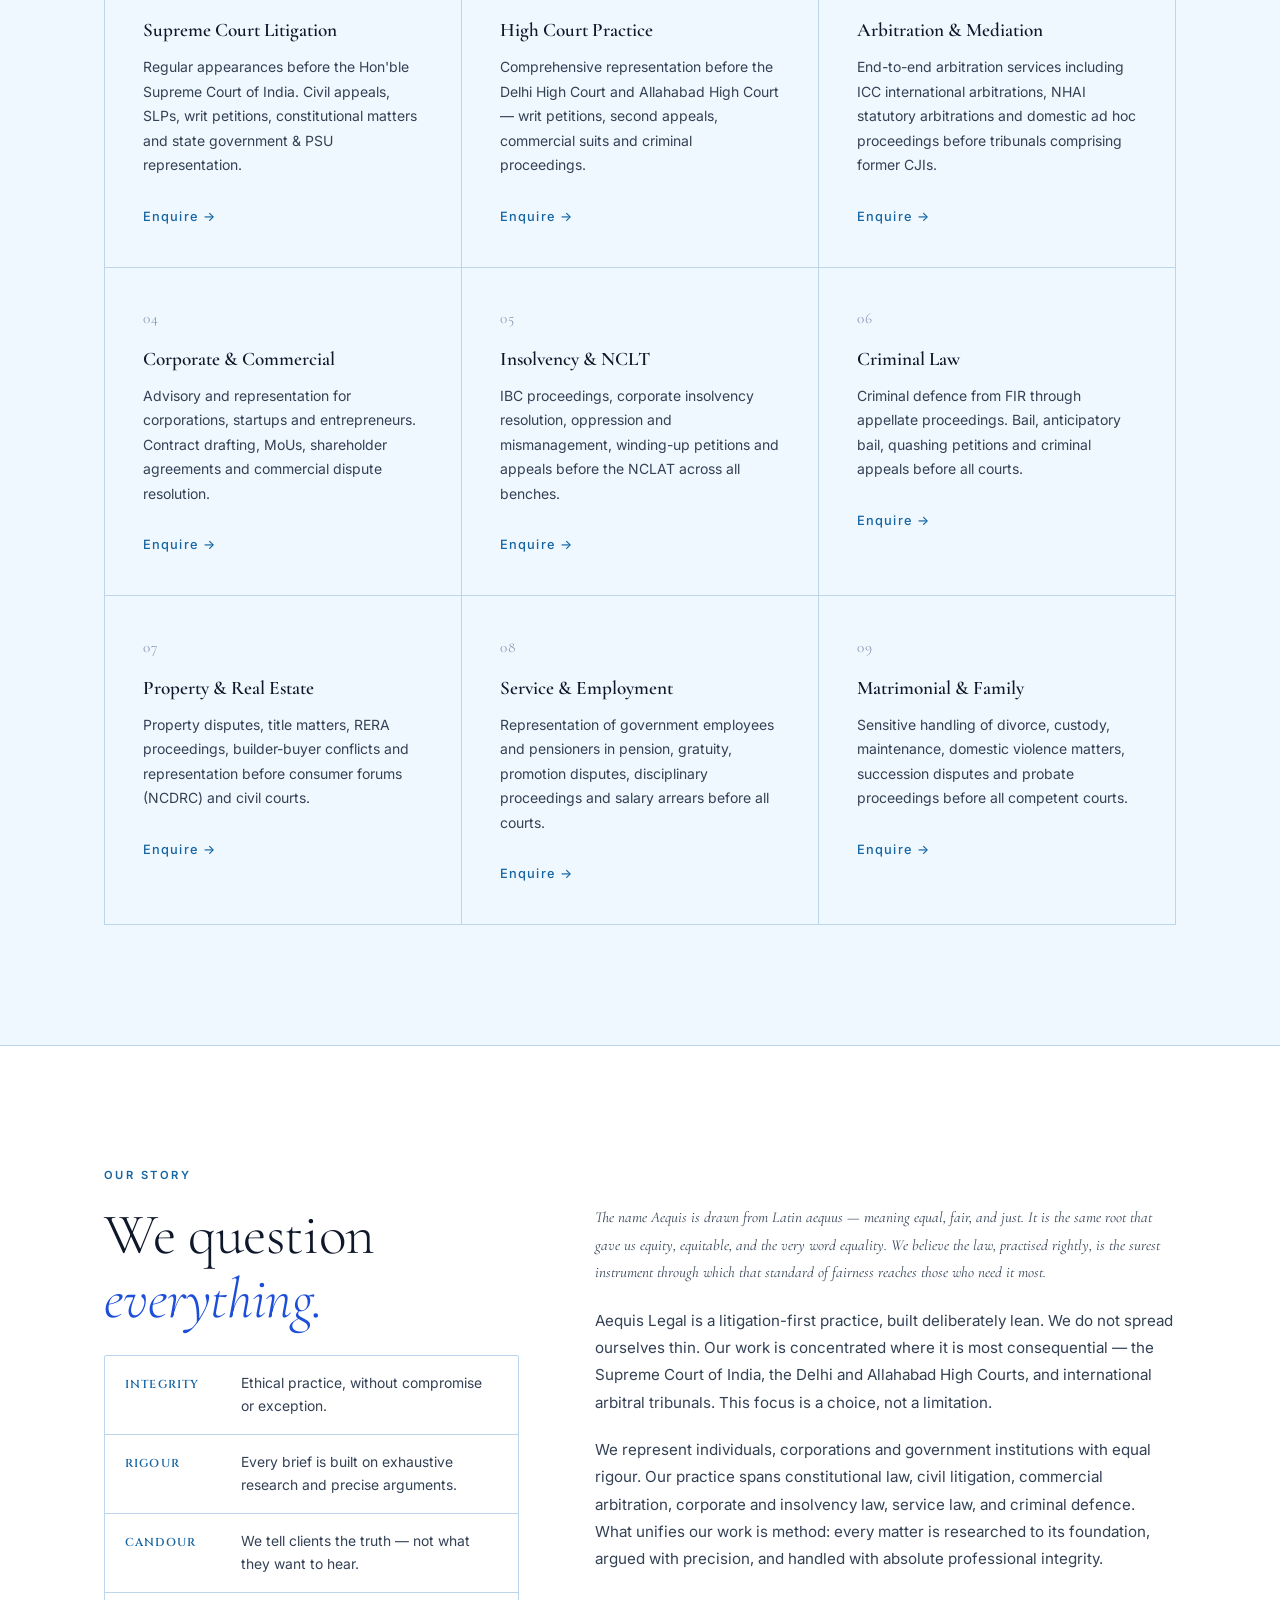
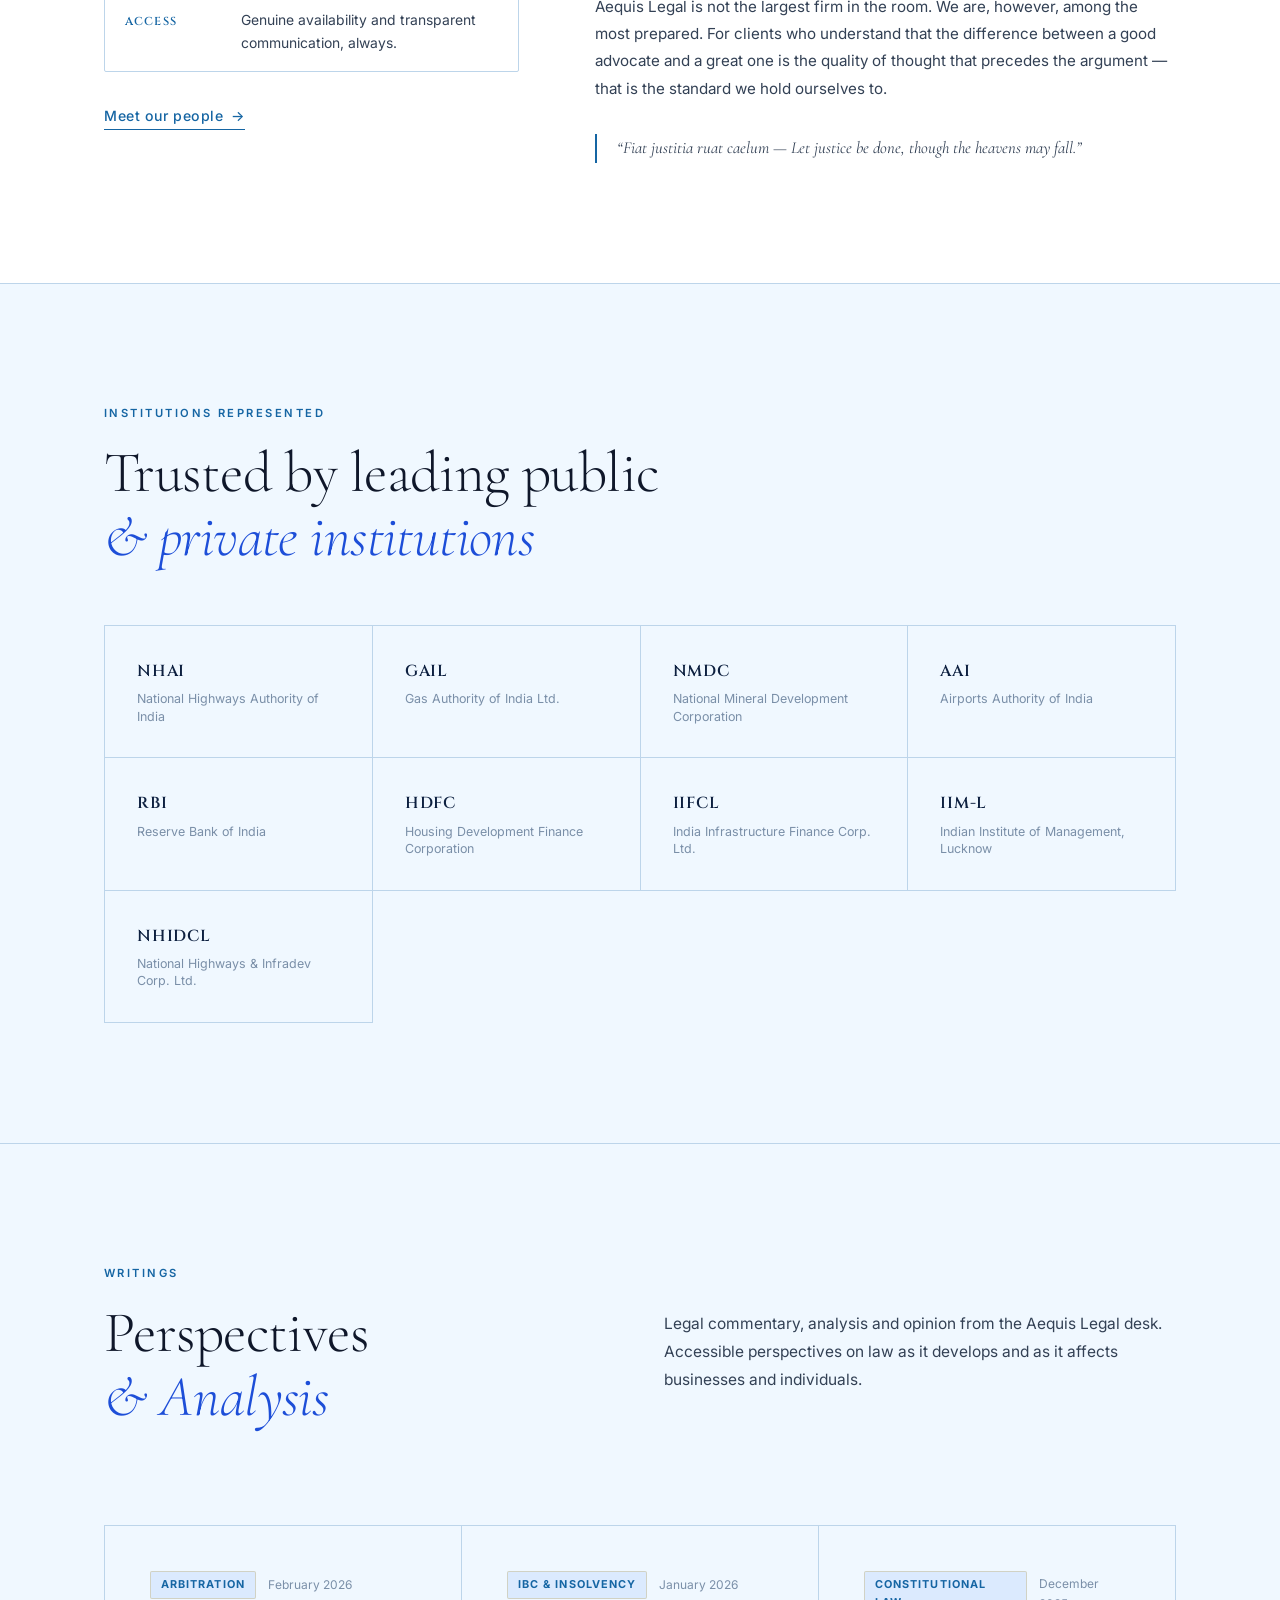
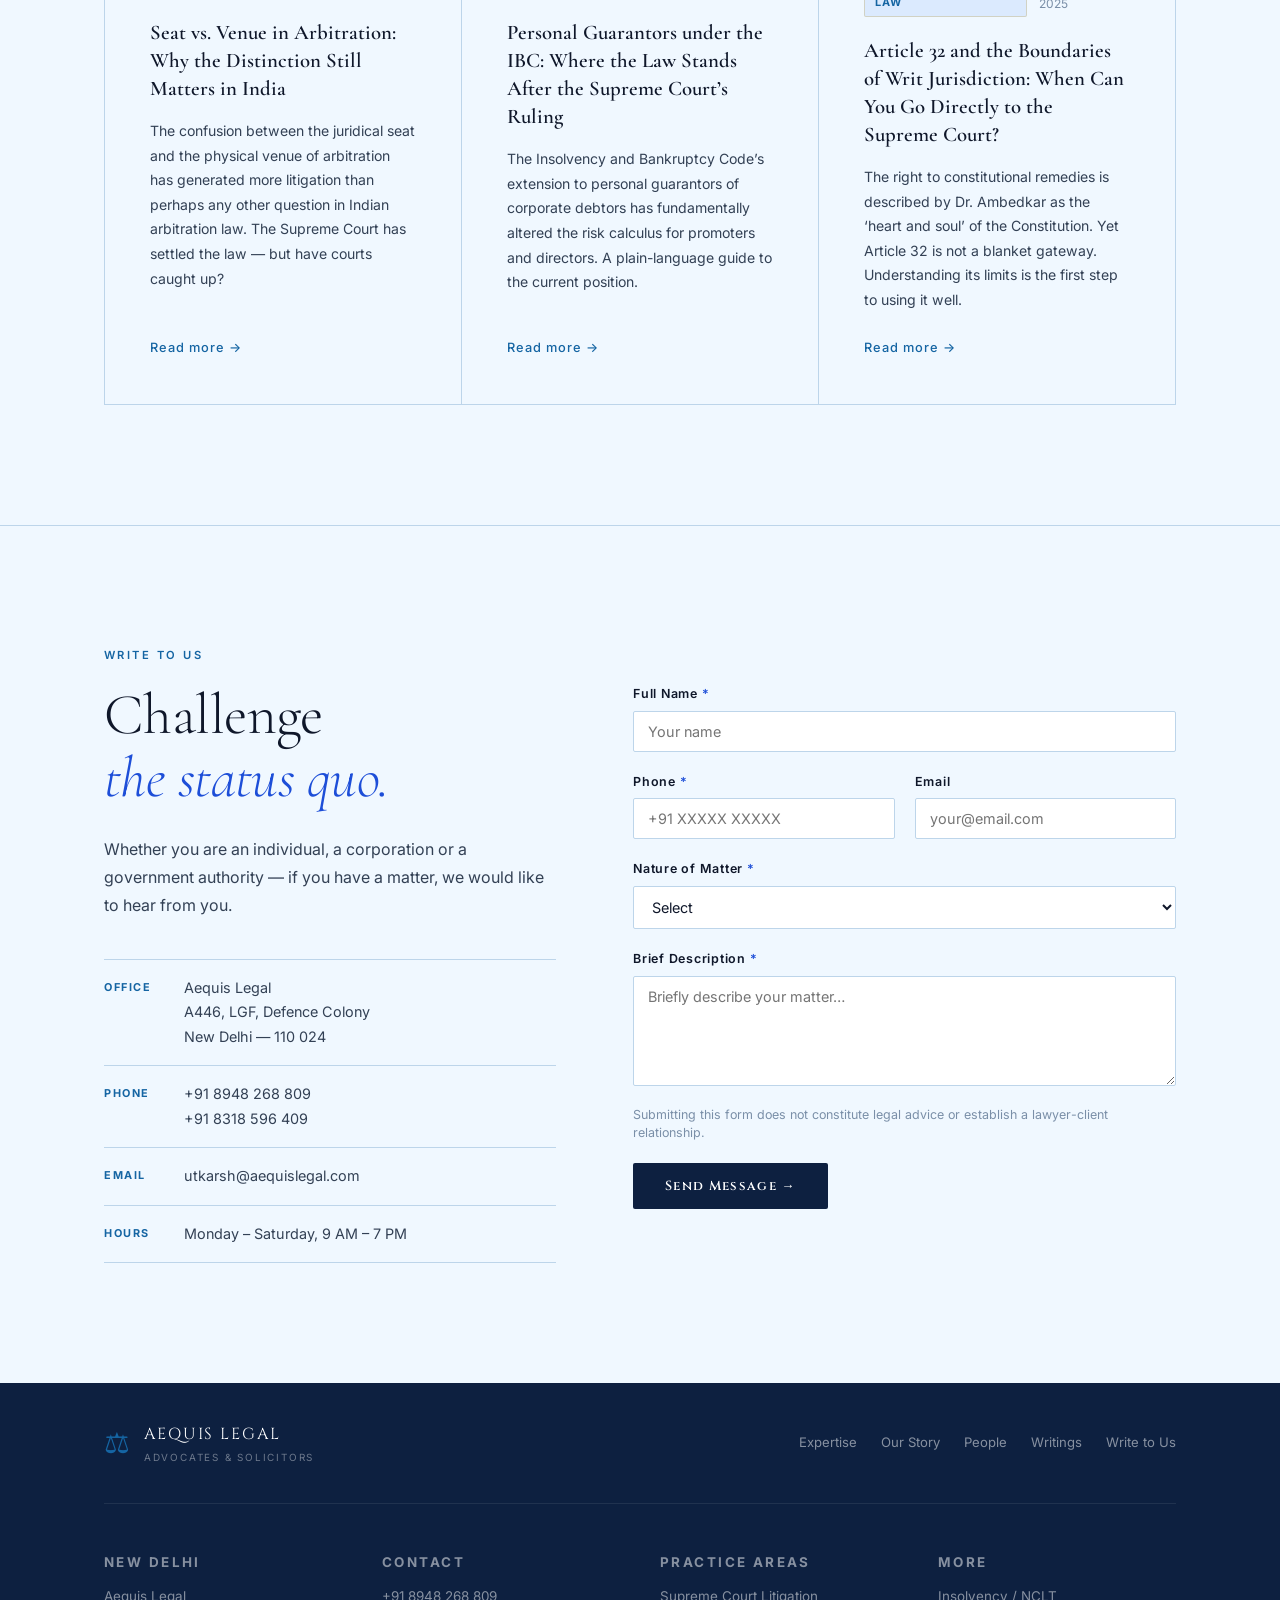
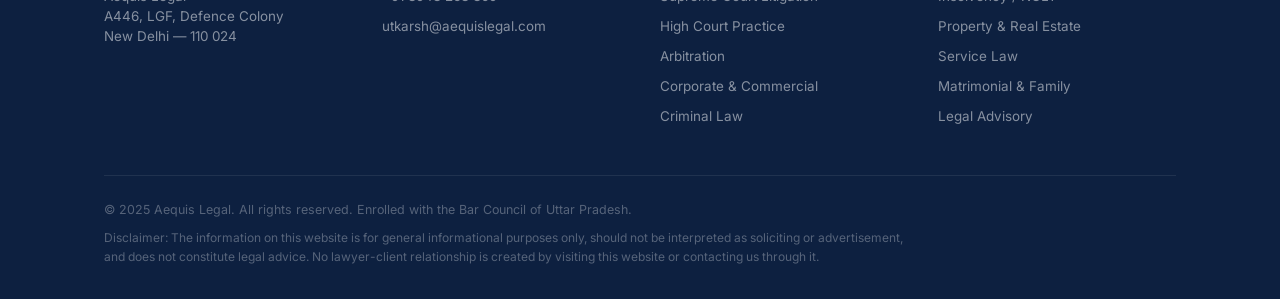
<file: website/index.html>
<!DOCTYPE html>
<html lang="en">
<head>
  <meta charset="UTF-8" />
  <meta name="viewport" content="width=device-width, initial-scale=1.0" />

  <title>Supreme Court Advocate New Delhi | Aequis Legal | Utkarsh Kumar</title>
  <meta name="description" content="Aequis Legal — led by Utkarsh Kumar, advocate before the Supreme Court of India, Delhi HC and Allahabad HC. Civil, criminal, arbitration, corporate and constitutional matters. New Delhi." />
  <meta name="keywords" content="Supreme Court advocate New Delhi, Supreme Court lawyer India, high court advocate Delhi, arbitration lawyer New Delhi, corporate lawyer Delhi, NCLT advocate Delhi, IBC insolvency lawyer India, constitutional lawyer India, criminal lawyer Delhi, Utkarsh Kumar advocate, best advocate Supreme Court India, law firm Defence Colony New Delhi, Aequis Legal" />
  <meta name="author" content="Utkarsh Kumar, Advocate" />
  <meta name="robots" content="index, follow, max-snippet:-1, max-image-preview:large, max-video-preview:-1" />
  <link rel="canonical" href="https://aequislegal.com/" />
  <!-- Geo — local SEO -->
  <meta name="geo.region" content="IN-DL" />
  <meta name="geo.placename" content="New Delhi, India" />
  <meta name="geo.position" content="28.5740;77.2230" />
  <meta name="ICBM" content="28.5740, 77.2230" />

  <!-- Open Graph -->
  <meta property="og:type"        content="website" />
  <meta property="og:url"         content="https://aequislegal.com/" />
  <meta property="og:title"       content="Supreme Court Advocate New Delhi | Aequis Legal" />
  <meta property="og:description" content="Utkarsh Kumar practises before the Supreme Court of India, Delhi HC and Allahabad HC. Civil, criminal, corporate, arbitration and constitutional matters. New Delhi." />
  <meta property="og:image"       content="https://aequislegal.com/img/utkarsh-kumar.jpg" />
  <meta property="og:locale"      content="en_IN" />
  <meta property="og:site_name"   content="Aequis Legal" />

  <!-- Twitter Card -->
  <meta name="twitter:card"        content="summary_large_image" />
  <meta name="twitter:title"       content="Supreme Court Advocate New Delhi | Aequis Legal" />
  <meta name="twitter:description" content="Utkarsh Kumar — advocate before the Supreme Court of India, Delhi HC and Allahabad HC. Civil, criminal, corporate and arbitration matters." />
  <meta name="twitter:image"       content="https://aequislegal.com/img/utkarsh-kumar.jpg" />

  <!-- Structured Data -->
  <script type="application/ld+json">
  {
    "@context": "https://schema.org",
    "@type": "LegalService",
    "name": "Aequis Legal",
    "alternateName": "Aequis Legal — Advocates & Solicitors",
    "description": "Full-service litigation practice led by Advocate Utkarsh Kumar, appearing before the Supreme Court of India, Delhi High Court and Allahabad High Court.",
    "url": "https://aequislegal.com/",
    "telephone": ["+918948268809", "+918318596409"],
    "email": "utkarsh@aequislegal.com",
    "address": {
      "@type": "PostalAddress",
      "streetAddress": "A446, Lower Ground Floor, Defence Colony",
      "addressLocality": "New Delhi",
      "addressRegion": "Delhi",
      "postalCode": "110024",
      "addressCountry": "IN"
    },
    "geo": {
      "@type": "GeoCoordinates",
      "latitude": 28.5740,
      "longitude": 77.2230
    },
    "openingHoursSpecification": [{
      "@type": "OpeningHoursSpecification",
      "dayOfWeek": ["Monday","Tuesday","Wednesday","Thursday","Friday","Saturday"],
      "opens": "09:00",
      "closes": "19:00"
    }],
    "areaServed": [
      { "@type": "City", "name": "New Delhi" },
      { "@type": "Country", "name": "India" }
    ],
    "serviceType": [
      "Supreme Court Litigation",
      "High Court Practice",
      "International Arbitration (ICC)",
      "Corporate & Commercial Law",
      "Constitutional Law",
      "Criminal Defence",
      "IBC & Insolvency (NCLT)",
      "Service Law",
      "Property & Real Estate Law"
    ],
    "founder": {
      "@type": "Person",
      "name": "Utkarsh Kumar",
      "jobTitle": "Advocate",
      "url": "https://aequislegal.com/about.html",
      "alumniOf": {
        "@type": "CollegeOrUniversity",
        "name": "Dr. Ram Manohar Lohiya National Law University, Lucknow"
      },
      "knowsAbout": [
        "Supreme Court of India",
        "Delhi High Court",
        "Allahabad High Court",
        "ICC International Arbitration",
        "IBC Insolvency and Bankruptcy Code",
        "NCLT Proceedings",
        "Constitutional Law",
        "Corporate Litigation",
        "Criminal Law"
      ]
    },
    "hasOfferCatalog": {
      "@type": "OfferCatalog",
      "name": "Legal Services",
      "itemListElement": [
        { "@type": "Offer", "itemOffered": { "@type": "Service", "name": "Supreme Court Litigation" } },
        { "@type": "Offer", "itemOffered": { "@type": "Service", "name": "High Court Representation" } },
        { "@type": "Offer", "itemOffered": { "@type": "Service", "name": "ICC International Arbitration" } },
        { "@type": "Offer", "itemOffered": { "@type": "Service", "name": "IBC & NCLT Proceedings" } },
        { "@type": "Offer", "itemOffered": { "@type": "Service", "name": "Constitutional Matters" } },
        { "@type": "Offer", "itemOffered": { "@type": "Service", "name": "Corporate & Commercial Advisory" } }
      ]
    }
  }
  </script>

  <!-- Google Analytics placeholder -->
  <script async src="https://www.googletagmanager.com/gtag/js?id=G-XXXXXXXXXX"></script>
  <script>
    window.dataLayer = window.dataLayer || [];
    function gtag(){dataLayer.push(arguments);}
    gtag('js', new Date());
    gtag('config', 'G-XXXXXXXXXX');
  </script>

  <!-- Fonts -->
  <link rel="preconnect" href="https://fonts.googleapis.com">
  <link rel="preconnect" href="https://fonts.gstatic.com" crossorigin>
  <link href="https://fonts.googleapis.com/css2?family=Cormorant+Garamond:ital,wght@0,300;0,400;0,500;0,600;0,700;1,300;1,400;1,600&family=Inter:wght@300;400;500;600&family=Cinzel:wght@400;600&display=swap" rel="stylesheet">
  <link rel="stylesheet" href="styles.css" />
</head>
<body>

<!-- ================================================================
     BCI DISCLAIMER MODAL
================================================================ -->
<div class="bci-overlay" id="bciOverlay">
  <div class="bci-modal">
    <div class="bci-logo">
      <span class="bci-emblem">⚖</span>
      <div>
        <span class="bci-firm-name">AEQUIS LEGAL</span>
        <span class="bci-firm-sub">Advocates &amp; Solicitors</span>
      </div>
    </div>
    <h2 class="bci-heading">Before we begin&hellip;</h2>
    <div class="bci-rule"></div>
    <p class="bci-intro">
      As per the rules of the Bar Council of India, we are not permitted to solicit 
      work and advertise. By clicking on the <em>"I Agree"</em> below, the user acknowledges 
      the following:
    </p>
    <ul class="bci-list">
      <li>There has been no advertisement, personal communication, solicitation, invitation or inducement of any sort whatsoever from us or any of our members to solicit any work through this website;</li>
      <li>The user wishes to gain more information about us for his/her own information and use;</li>
      <li>The information about us is provided to the user only on his/her specific request and any information obtained or materials downloaded from this website is completely at the user's volition and any transmission, receipt or use of this site would not create any lawyer-client relationship.</li>
    </ul>
    <p class="bci-footer-text">
      The information provided under this website is solely available at your request for informational 
      purposes only, should not be interpreted as soliciting or advertisement. We are not liable for any 
      consequence of any action taken by the user relying on material / information provided under this 
      website. In cases where the user has any legal issues, he/she in all cases must seek independent 
      legal advice.
    </p>
    <div class="bci-actions">
      <button class="bci-agree" id="bciAgree">I Agree</button>
      <a href="https://www.google.com" class="bci-decline" id="bciDecline">I Do Not Agree</a>
    </div>
  </div>
</div>

<!-- ================================================================
     NAVIGATION
================================================================ -->
<header class="site-header" id="siteHeader">
  <nav class="nav-wrap">
    <a href="#home" class="nav-brand">
      <span class="nav-emblem">⚖</span>
      <div class="nav-brand-text">
        <span class="nav-firm">AEQUIS LEGAL</span>
        <span class="nav-sub">Advocates &amp; Solicitors</span>
      </div>
    </a>

    <ul class="nav-links" id="navLinks">
      <li><a href="#expertise" class="nl">Expertise</a></li>
      <li><a href="#about"     class="nl">Our Story</a></li>
      <li><a href="about.html" class="nl">People</a></li>
      <li><a href="#blog"      class="nl">Writings</a></li>
      <li><a href="#contact"   class="nl nl-cta">Write to Us</a></li>
    </ul>

    <button class="nav-burger" id="navBurger" aria-label="Open menu">
      <span></span><span></span><span></span>
    </button>
  </nav>
</header>

<!-- ================================================================
     HERO
================================================================ -->
<section class="hero" id="home">

  <!-- Abstract geometric art — no photography -->
  <div class="hero-canvas" aria-hidden="true">
    <svg class="hero-svg" viewBox="0 0 1200 700" preserveAspectRatio="xMidYMid slice" xmlns="http://www.w3.org/2000/svg">
      <!-- Deep navy ground -->
      <rect width="1200" height="700" fill="#071829"/>
      <!-- Shifting planes -->
      <polygon points="0,700 420,180 680,420 900,0 1200,120 1200,700" fill="#0d2448" opacity="0.95"/>
      <polygon points="0,700 600,300 1200,460 1200,700" fill="#071020" opacity="0.8"/>
      <!-- Blue filament lines — scales of justice abstracted -->
      <line x1="580" y1="80" x2="580" y2="580" stroke="#3b82f6" stroke-width="1" opacity="0.55"/>
      <line x1="580" y1="200" x2="340" y2="400" stroke="#3b82f6" stroke-width="0.8" opacity="0.45"/>
      <line x1="580" y1="200" x2="820" y2="400" stroke="#3b82f6" stroke-width="0.8" opacity="0.45"/>
      <circle cx="580" cy="200" r="5" fill="#60a5fa" opacity="0.7"/>
      <circle cx="340" cy="400" r="28" fill="none" stroke="#3b82f6" stroke-width="0.8" opacity="0.35"/>
      <circle cx="820" cy="400" r="28" fill="none" stroke="#3b82f6" stroke-width="0.8" opacity="0.35"/>
      <!-- Concentric arcs — resolve &amp; clarity -->
      <circle cx="580" cy="200" r="90"  fill="none" stroke="#60a5fa" stroke-width="0.5" opacity="0.18"/>
      <circle cx="580" cy="200" r="160" fill="none" stroke="#60a5fa" stroke-width="0.5" opacity="0.12"/>
      <circle cx="580" cy="200" r="240" fill="none" stroke="#60a5fa" stroke-width="0.5" opacity="0.08"/>
      <!-- Fine grid — the rule of law -->
      <line x1="0" y1="350" x2="1200" y2="350" stroke="#ffffff" stroke-width="0.3" opacity="0.06"/>
      <line x1="200" y1="0" x2="200" y2="700" stroke="#ffffff" stroke-width="0.3" opacity="0.04"/>
      <line x1="500" y1="0" x2="500" y2="700" stroke="#ffffff" stroke-width="0.3" opacity="0.04"/>
      <line x1="800" y1="0" x2="800" y2="700" stroke="#ffffff" stroke-width="0.3" opacity="0.04"/>
      <line x1="1100" y1="0" x2="1100" y2="700" stroke="#ffffff" stroke-width="0.3" opacity="0.04"/>
      <!-- Blue accent shard — equity & balance -->
      <polygon points="950,0 1200,0 1200,280 1050,120" fill="#1e3a8a" opacity="0.28"/>
      <!-- Gradient veil for text legibility -->
      <defs>
        <linearGradient id="veil" x1="0" x2="1" y1="0" y2="0">
          <stop offset="0%"  stop-color="#040d1a" stop-opacity="0.92"/>
          <stop offset="55%" stop-color="#040d1a" stop-opacity="0.55"/>
          <stop offset="100%" stop-color="#040d1a" stop-opacity="0.1"/>
        </linearGradient>
      </defs>
      <rect width="1200" height="700" fill="url(#veil)"/>
    </svg>
  </div>

  <div class="hero-inner container">
    <p class="hero-eyebrow">
      <span>Supreme Court of India</span>
      <span class="eyebrow-dot">·</span>
      <span>Delhi High Court</span>
      <span class="eyebrow-dot">·</span>
      <span>Allahabad High Court</span>
    </p>
    <h1 class="hero-headline">
      Precision where<br/>
      <em>it matters most.</em>
    </h1>
    <p class="hero-body">
      <em>Aequis</em> — from the Latin <em>aequus</em>, meaning equal, fair, and just. 
      The same ancient root that gave English the words equity, equitable, and equality itself. 
      We named ourselves after that principle deliberately. Law, at its finest, is the 
      instrument through which fairness is defined, defended and delivered. That is the 
      only standard we work to.
    </p>
    <p class="hero-body hero-body--sub">
      A lean, research-driven practice before India's apex court, high courts and 
      international arbitral tribunals — built for those who refuse to accept anything 
      less than rigorous, principled representation.
    </p>
    <div class="hero-links">
      <a href="#expertise" class="link-arrow">Our expertise <span>→</span></a>
      <a href="#about"     class="link-arrow">Our approach <span>→</span></a>
      <a href="#contact"   class="link-arrow">Write to us <span>→</span></a>
    </div>
  </div>

  <!-- Scrolling courts strip -->
  <div class="ticker-wrap">
    <div class="ticker-track" id="tickerTrack">
      <span>Supreme Court of India</span><span class="tdot">·</span>
      <span>Delhi High Court</span><span class="tdot">·</span>
      <span>Allahabad High Court</span><span class="tdot">·</span>
      <span>Arbitral Tribunals</span><span class="tdot">·</span>
      <span>NCLT &amp; NCLAT</span><span class="tdot">·</span>
      <span>ICC International Arbitration</span><span class="tdot">·</span>
      <span>Consumer Forums</span><span class="tdot">·</span>
      <span>RERA Authorities</span><span class="tdot">·</span>
      <span>Commercial Courts</span><span class="tdot">·</span>
      <span>District Courts</span><span class="tdot">·</span>
      <!-- duplicate for seamless loop -->
      <span>Supreme Court of India</span><span class="tdot">·</span>
      <span>Delhi High Court</span><span class="tdot">·</span>
      <span>Allahabad High Court</span><span class="tdot">·</span>
      <span>Arbitral Tribunals</span><span class="tdot">·</span>
      <span>NCLT &amp; NCLAT</span><span class="tdot">·</span>
      <span>ICC International Arbitration</span><span class="tdot">·</span>
    </div>
  </div>
</section>

<!-- ================================================================
     METRICS
================================================================ -->
<section class="metrics-bar" id="metrics">
  <div class="container">
    <div class="metrics-inner">
      <div class="m-item">
        <div class="m-num"><span class="m-counter" data-target="200">0</span><span class="m-suf">+</span></div>
        <div class="m-label">Cases handled</div>
      </div>
      <div class="m-sep"></div>
      <div class="m-item">
        <div class="m-num"><span class="m-counter" data-target="5">0</span><span class="m-suf">+</span></div>
        <div class="m-label">Years in practice</div>
      </div>
      <div class="m-sep"></div>
      <div class="m-item">
        <div class="m-num"><span class="m-label-big">Pan India</span></div>
        <div class="m-label">Coverage</div>
      </div>
      <div class="m-sep"></div>
      <div class="m-item">
        <div class="m-num"><span class="m-counter" data-target="15">0</span><span class="m-suf">+</span></div>
        <div class="m-label">PSUs &amp; Gov. bodies</div>
      </div>
    </div>
  </div>
</section>

<!-- ================================================================
     EXPERTISE
================================================================ -->
<section class="sec expertise-sec" id="expertise">
  <div class="container">
    <div class="sec-label">Expertise</div>
    <div class="sec-top-row">
      <h2 class="sec-title">Practice Areas<br/><em>&amp; Forums</em></h2>
      <p class="sec-intro">
        Aequis Legal offers a full spectrum of legal services — from constitutional 
        litigation at the Supreme Court to commercial arbitrations before international 
        tribunals, and from corporate advisory to sensitive family matters.
      </p>
    </div>

    <div class="exp-grid">
      <div class="exp-card" data-reveal>
        <span class="exp-n">01</span>
        <h3>Supreme Court Litigation</h3>
        <p>Regular appearances before the Hon'ble Supreme Court of India. Civil appeals, SLPs, writ petitions, constitutional matters and state government &amp; PSU representation.</p>
        <a href="#contact" class="card-link">Enquire →</a>
      </div>
      <div class="exp-card" data-reveal>
        <span class="exp-n">02</span>
        <h3>High Court Practice</h3>
        <p>Comprehensive representation before the Delhi High Court and Allahabad High Court — writ petitions, second appeals, commercial suits and criminal proceedings.</p>
        <a href="#contact" class="card-link">Enquire →</a>
      </div>
      <div class="exp-card" data-reveal>
        <span class="exp-n">03</span>
        <h3>Arbitration &amp; Mediation</h3>
        <p>End-to-end arbitration services including ICC international arbitrations, NHAI statutory arbitrations and domestic ad hoc proceedings before tribunals comprising former CJIs.</p>
        <a href="#contact" class="card-link">Enquire →</a>
      </div>
      <div class="exp-card" data-reveal>
        <span class="exp-n">04</span>
        <h3>Corporate &amp; Commercial</h3>
        <p>Advisory and representation for corporations, startups and entrepreneurs. Contract drafting, MoUs, shareholder agreements and commercial dispute resolution.</p>
        <a href="#contact" class="card-link">Enquire →</a>
      </div>
      <div class="exp-card" data-reveal>
        <span class="exp-n">05</span>
        <h3>Insolvency &amp; NCLT</h3>
        <p>IBC proceedings, corporate insolvency resolution, oppression and mismanagement, winding-up petitions and appeals before the NCLAT across all benches.</p>
        <a href="#contact" class="card-link">Enquire →</a>
      </div>
      <div class="exp-card" data-reveal>
        <span class="exp-n">06</span>
        <h3>Criminal Law</h3>
        <p>Criminal defence from FIR through appellate proceedings. Bail, anticipatory bail, quashing petitions and criminal appeals before all courts.</p>
        <a href="#contact" class="card-link">Enquire →</a>
      </div>
      <div class="exp-card" data-reveal>
        <span class="exp-n">07</span>
        <h3>Property &amp; Real Estate</h3>
        <p>Property disputes, title matters, RERA proceedings, builder-buyer conflicts and representation before consumer forums (NCDRC) and civil courts.</p>
        <a href="#contact" class="card-link">Enquire →</a>
      </div>
      <div class="exp-card" data-reveal>
        <span class="exp-n">08</span>
        <h3>Service &amp; Employment</h3>
        <p>Representation of government employees and pensioners in pension, gratuity, promotion disputes, disciplinary proceedings and salary arrears before all courts.</p>
        <a href="#contact" class="card-link">Enquire →</a>
      </div>
      <div class="exp-card" data-reveal>
        <span class="exp-n">09</span>
        <h3>Matrimonial &amp; Family</h3>
        <p>Sensitive handling of divorce, custody, maintenance, domestic violence matters, succession disputes and probate proceedings before all competent courts.</p>
        <a href="#contact" class="card-link">Enquire →</a>
      </div>
    </div>
  </div>
</section>

<!-- ================================================================
     OUR STORY / ABOUT
================================================================ -->
<section class="sec about-sec" id="about">
  <div class="container">
    <div class="sec-label">Our Story</div>
    <div class="about-layout">
      <div class="about-left">
        <h2 class="sec-title">We question<br/><em>everything.</em></h2>
        <div class="about-values">
          <div class="av-item">
            <span class="av-label">Integrity</span>
            <span class="av-text">Ethical practice, without compromise or exception.</span>
          </div>
          <div class="av-item">
            <span class="av-label">Rigour</span>
            <span class="av-text">Every brief is built on exhaustive research and precise arguments.</span>
          </div>
          <div class="av-item">
            <span class="av-label">Candour</span>
            <span class="av-text">We tell clients the truth — not what they want to hear.</span>
          </div>
          <div class="av-item">
            <span class="av-label">Access</span>
            <span class="av-text">Genuine availability and transparent communication, always.</span>
          </div>
        </div>
        <a href="about.html" class="link-arrow about-cta" style="margin-top:2rem; display:inline-flex; align-items:center; gap:8px; font-size:0.88rem; font-weight:500; color:var(--gold); border-bottom:1px solid var(--gold); padding-bottom:2px;">Meet our people <span>→</span></a>
      </div>
      <div class="about-right">
        <p class="about-lede">
          The name <em>Aequis</em> is drawn from Latin <em>aequus</em> — meaning equal, fair, and just.
          It is the same root that gave us equity, equitable, and the very word equality.
          We believe the law, practised rightly, is the surest instrument through which
          that standard of fairness reaches those who need it most.
        </p>
        <p>
          Aequis Legal is a litigation-first practice, built deliberately lean. We do not 
          spread ourselves thin. Our work is concentrated where it is most consequential — 
          the Supreme Court of India, the Delhi and Allahabad High Courts, and international 
          arbitral tribunals. This focus is a choice, not a limitation.
        </p>
        <p>
          We represent individuals, corporations and government institutions with equal 
          rigour. Our practice spans constitutional law, civil litigation, commercial 
          arbitration, corporate and insolvency law, service law, and criminal defence. 
          What unifies our work is method: every matter is researched to its foundation, 
          argued with precision, and handled with absolute professional integrity.
        </p>
        <p>
          Aequis Legal is not the largest firm in the room. We are, however, among the 
          most prepared. For clients who understand that the difference between a good 
          advocate and a great one is the quality of thought that precedes the argument — 
          that is the standard we hold ourselves to.
        </p>
        <blockquote class="about-quote">
          &ldquo;Fiat justitia ruat caelum &mdash; Let justice be done, though the heavens may fall.&rdquo;
        </blockquote>
      </div>
    </div>
  </div>
</section>


<!-- ================================================================
     INSTITUTIONS / CLIENTS
================================================================ -->
<section class="sec clients-sec" id="clients">
  <div class="container">
    <div class="sec-label">Institutions Represented</div>
    <h2 class="sec-title clients-title">Trusted by leading public<br/><em>&amp; private institutions</em></h2>
    <div class="clients-grid">
      <div class="ci"><span class="ci-abbr">NHAI</span><span class="ci-full">National Highways Authority of India</span></div>
      <div class="ci"><span class="ci-abbr">GAIL</span><span class="ci-full">Gas Authority of India Ltd.</span></div>
      <div class="ci"><span class="ci-abbr">NMDC</span><span class="ci-full">National Mineral Development Corporation</span></div>
      <div class="ci"><span class="ci-abbr">AAI</span><span class="ci-full">Airports Authority of India</span></div>
      <div class="ci"><span class="ci-abbr">RBI</span><span class="ci-full">Reserve Bank of India</span></div>
      <div class="ci"><span class="ci-abbr">HDFC</span><span class="ci-full">Housing Development Finance Corporation</span></div>
      <div class="ci"><span class="ci-abbr">IIFCL</span><span class="ci-full">India Infrastructure Finance Corp. Ltd.</span></div>
      <div class="ci"><span class="ci-abbr">IIM-L</span><span class="ci-full">Indian Institute of Management, Lucknow</span></div>
      <div class="ci"><span class="ci-abbr">NHIDCL</span><span class="ci-full">National Highways &amp; Infradev Corp. Ltd.</span></div>
    </div>
  </div>
</section>



<!-- ================================================================
     BLOG / WRITINGS
================================================================ -->
<section class="sec blog-sec" id="blog">
  <div class="container">
    <div class="sec-label">Writings</div>
    <div class="sec-top-row">
      <h2 class="sec-title">Perspectives<br/><em>&amp; Analysis</em></h2>
      <p class="sec-intro">
        Legal commentary, analysis and opinion from the Aequis Legal desk. 
        Accessible perspectives on law as it develops and as it affects 
        businesses and individuals.
      </p>
    </div>

    <div class="blog-grid">

      <article class="blog-card" data-reveal>
        <div class="bc-meta">
          <span class="bc-tag">Arbitration</span>
          <span class="bc-date">February 2026</span>
        </div>
        <h3 class="bc-title"><a href="blog/seat-vs-venue-arbitration.html">Seat vs. Venue in Arbitration: Why the Distinction Still Matters in India</a></h3>
        <p class="bc-excerpt">The confusion between the juridical seat and the physical venue of arbitration has generated more litigation than perhaps any other question in Indian arbitration law. The Supreme Court has settled the law — but have courts caught up?</p>
        <a href="blog/seat-vs-venue-arbitration.html" class="card-link">Read more →</a>
      </article>

      <article class="blog-card" data-reveal>
        <div class="bc-meta">
          <span class="bc-tag">IBC &amp; Insolvency</span>
          <span class="bc-date">January 2026</span>
        </div>
        <h3 class="bc-title"><a href="blog/ibc-personal-guarantors.html">Personal Guarantors under the IBC: Where the Law Stands After the Supreme Court&rsquo;s Ruling</a></h3>
        <p class="bc-excerpt">The Insolvency and Bankruptcy Code&rsquo;s extension to personal guarantors of corporate debtors has fundamentally altered the risk calculus for promoters and directors. A plain-language guide to the current position.</p>
        <a href="blog/ibc-personal-guarantors.html" class="card-link">Read more →</a>
      </article>

      <article class="blog-card" data-reveal>
        <div class="bc-meta">
          <span class="bc-tag">Constitutional Law</span>
          <span class="bc-date">December 2025</span>
        </div>
        <h3 class="bc-title"><a href="blog/article-32-writ-jurisdiction.html">Article 32 and the Boundaries of Writ Jurisdiction: When Can You Go Directly to the Supreme Court?</a></h3>
        <p class="bc-excerpt">The right to constitutional remedies is described by Dr. Ambedkar as the ‘heart and soul’ of the Constitution. Yet Article 32 is not a blanket gateway. Understanding its limits is the first step to using it well.</p>
        <a href="blog/article-32-writ-jurisdiction.html" class="card-link">Read more →</a>
      </article>

    </div>
  </div>
</section>

<!-- ================================================================
     CONTACT
================================================================ -->
<section class="sec contact-sec" id="contact">
  <div class="container">
    <div class="sec-label">Write to Us</div>
    <div class="contact-layout">

      <div class="contact-left">
        <h2 class="sec-title">Challenge<br/><em>the status quo.</em></h2>
        <p class="contact-tagline">
          Whether you are an individual, a corporation or a government authority — 
          if you have a matter, we would like to hear from you.
        </p>
        <div class="contact-details">
          <div class="cd-row">
            <span class="cd-lbl">Office</span>
            <span class="cd-val">Aequis Legal<br/>A446, LGF, Defence Colony<br/>New Delhi — 110 024</span>
          </div>
          <div class="cd-row">
            <span class="cd-lbl">Phone</span>
            <span class="cd-val">
              <a href="tel:+918948268809">+91 8948 268 809</a><br/>
              <a href="tel:+918318596409">+91 8318 596 409</a>
            </span>
          </div>
          <div class="cd-row">
            <span class="cd-lbl">Email</span>
            <span class="cd-val"><a href="mailto:utkarsh@aequislegal.com">utkarsh@aequislegal.com</a></span>
          </div>
          <div class="cd-row">
            <span class="cd-lbl">Hours</span>
            <span class="cd-val">Monday – Saturday, 9 AM – 7 PM</span>
          </div>
        </div>
      </div>

      <div class="contact-right">
        <form class="cf" id="contactForm">
          <!-- Web3Forms: get your free access key at https://web3forms.com -->
          <input type="hidden" name="access_key" value="YOUR_WEB3FORMS_ACCESS_KEY" />
          <input type="hidden" name="subject" value="New Legal Enquiry – Aequis Legal" />
          <input type="hidden" name="from_name" value="Aequis Legal" />
          <!-- honeypot anti-spam -->
          <input type="checkbox" name="botcheck" style="display:none" tabindex="-1" autocomplete="off" />
          <div class="cf-field">
            <label for="cf-name">Full Name <span class="req">*</span></label>
            <input type="text" id="cf-name" name="name" placeholder="Your name" required />
          </div>
          <div class="cf-row">
            <div class="cf-field">
              <label for="cf-phone">Phone <span class="req">*</span></label>
              <input type="tel" id="cf-phone" name="phone" placeholder="+91 XXXXX XXXXX" required />
            </div>
            <div class="cf-field">
              <label for="cf-email">Email</label>
              <input type="email" id="cf-email" name="email" placeholder="your@email.com" />
            </div>
          </div>
          <div class="cf-field">
            <label for="cf-matter">Nature of Matter <span class="req">*</span></label>
            <select id="cf-matter" name="matter" required>
              <option value="">Select</option>
              <option>Supreme Court Litigation</option>
              <option>High Court Matter</option>
              <option>Arbitration / Mediation</option>
              <option>Corporate / Commercial</option>
              <option>Criminal Defence</option>
              <option>Property / Real Estate</option>
              <option>Service / Employment Law</option>
              <option>Matrimonial / Family</option>
              <option>IBC / Insolvency (NCLT)</option>
              <option>Legal Advisory / Opinion</option>
              <option>Other</option>
            </select>
          </div>
          <div class="cf-field">
            <label for="cf-msg">Brief Description <span class="req">*</span></label>
            <textarea id="cf-msg" name="message" rows="4" placeholder="Briefly describe your matter…" required></textarea>
          </div>
          <p class="cf-disclaimer">
            Submitting this form does not constitute legal advice or establish a lawyer-client relationship.
          </p>
          <button type="submit" class="cf-submit" id="cfSubmit">Send Message →</button>
          <p class="cf-success" id="cfSuccess" style="display:none">
            Thank you. Your enquiry has been received. We will respond within 24 hours. A confirmation has been sent to your email.
          </p>
          <p class="cf-error" id="cfError" style="display:none">
            Sorry, there was a problem sending your message. Please email us directly at <a href="mailto:utkarsh@aequislegal.com">utkarsh@aequislegal.com</a>.
          </p>
        </form>
      </div>

    </div>
  </div>
</section>

<!-- ================================================================
     FOOTER
================================================================ -->
<footer class="site-footer">
  <div class="container">

    <div class="ft-top">
      <div class="ft-brand">
        <span class="ft-emblem">⚖</span>
        <div>
          <span class="ft-firm">AEQUIS LEGAL</span>
          <span class="ft-sub">Advocates &amp; Solicitors</span>
        </div>
      </div>
      <nav class="ft-nav">
        <a href="#expertise">Expertise</a>
        <a href="#about">Our Story</a>
        <a href="about.html">People</a>
        <a href="#blog">Writings</a>
        <a href="#contact">Write to Us</a>
      </nav>
    </div>

    <div class="ft-mid">
      <div class="ft-col">
        <span class="ft-head">New Delhi</span>
        <span>Aequis Legal<br/>A446, LGF, Defence Colony<br/>New Delhi — 110 024</span>
      </div>
      <div class="ft-col">
        <span class="ft-head">Contact</span>
        <a href="tel:+918948268809">+91 8948 268 809</a>
        <a href="mailto:utkarsh@aequislegal.com">utkarsh@aequislegal.com</a>
      </div>
      <div class="ft-col">
        <span class="ft-head">Practice Areas</span>
        <a href="#expertise">Supreme Court Litigation</a>
        <a href="#expertise">High Court Practice</a>
        <a href="#expertise">Arbitration</a>
        <a href="#expertise">Corporate &amp; Commercial</a>
        <a href="#expertise">Criminal Law</a>
      </div>
      <div class="ft-col">
        <span class="ft-head">More</span>
        <a href="#expertise">Insolvency / NCLT</a>
        <a href="#expertise">Property &amp; Real Estate</a>
        <a href="#expertise">Service Law</a>
        <a href="#expertise">Matrimonial &amp; Family</a>
        <a href="#contact">Legal Advisory</a>
      </div>
    </div>

    <div class="ft-bottom">
      <p>© 2025 Aequis Legal. All rights reserved. Enrolled with the Bar Council of Uttar Pradesh.</p>
      <p class="ft-disclaimer">
        Disclaimer: The information on this website is for general informational purposes only, should not be interpreted as soliciting or advertisement, and does not constitute legal advice. No lawyer-client relationship is created by visiting this website or contacting us through it.
      </p>
    </div>

  </div>
</footer>

<!-- Floating email pill -->
<a href="mailto:utkarsh@aequislegal.com" class="float-pill" id="floatPill">
  Email Us &nbsp;→&nbsp; utkarsh@aequislegal.com
</a>

<script src="script.js"></script>
</body>
</html>
</file>
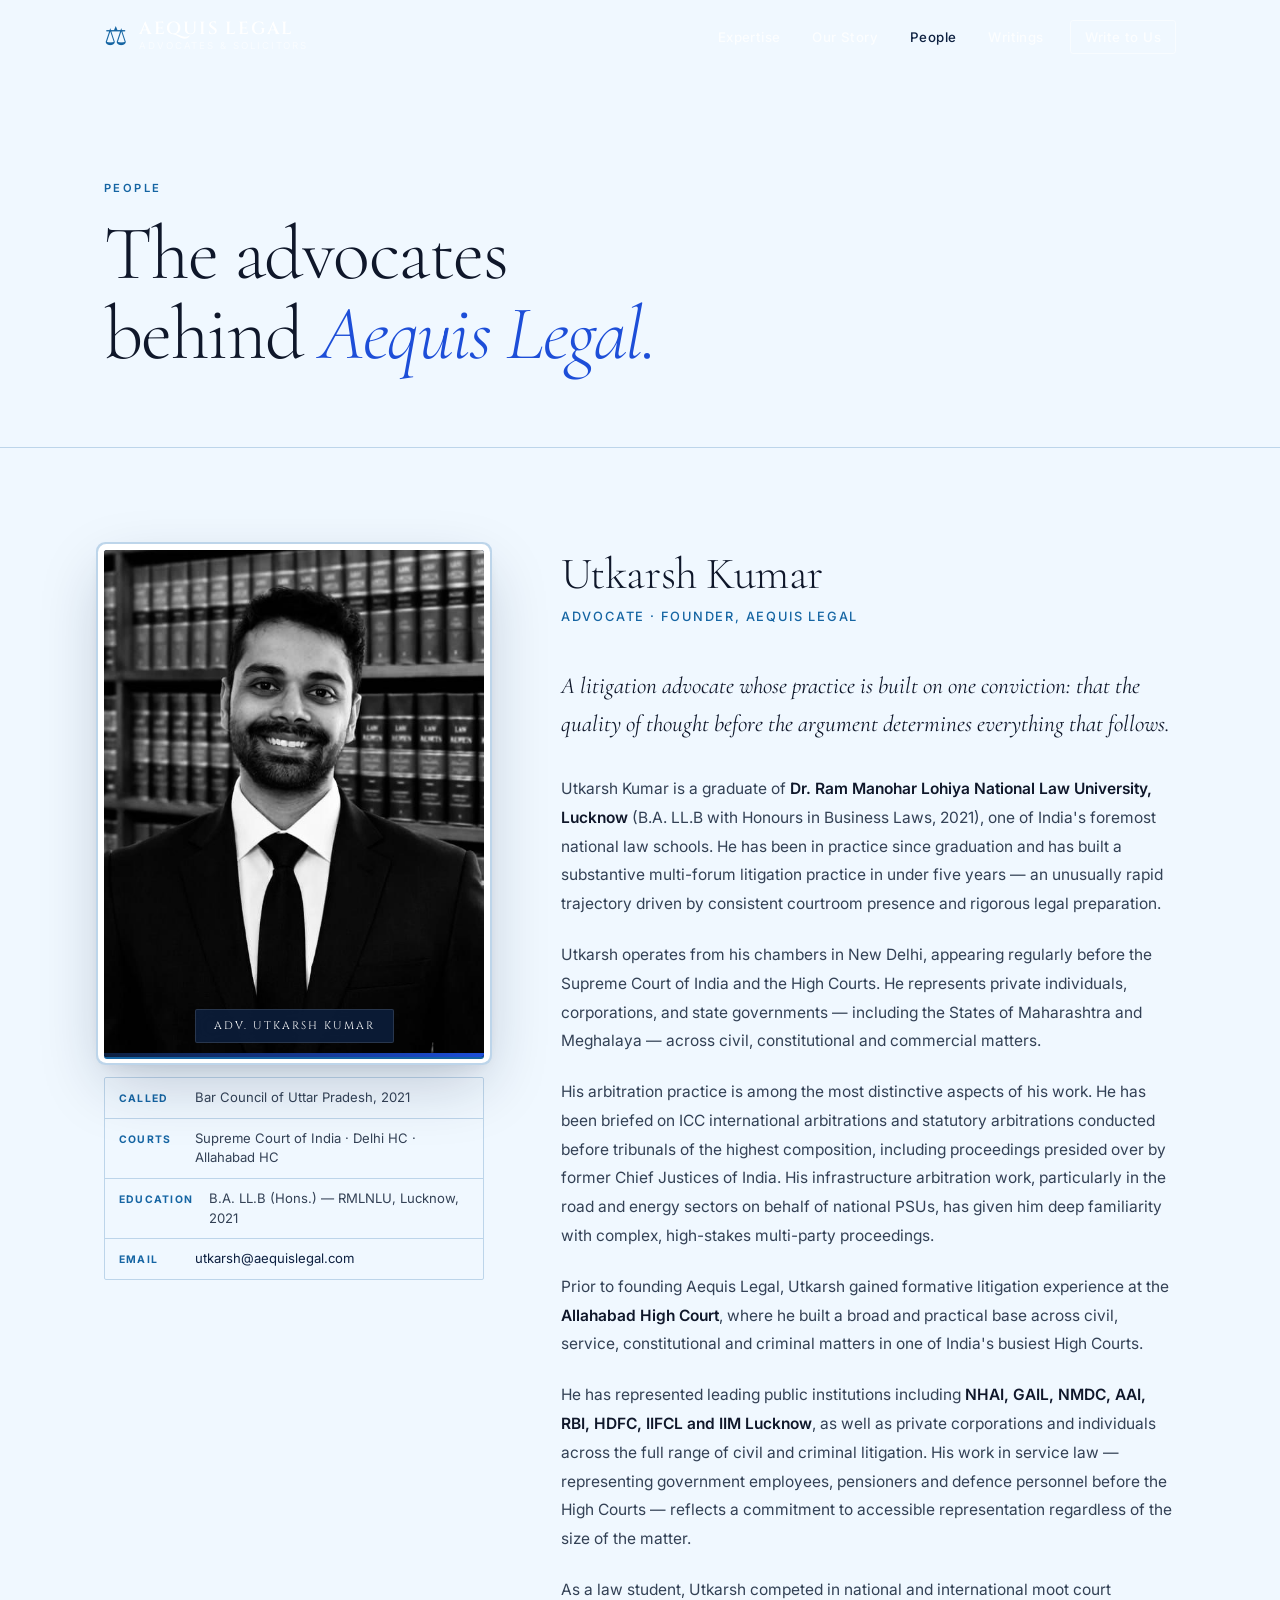
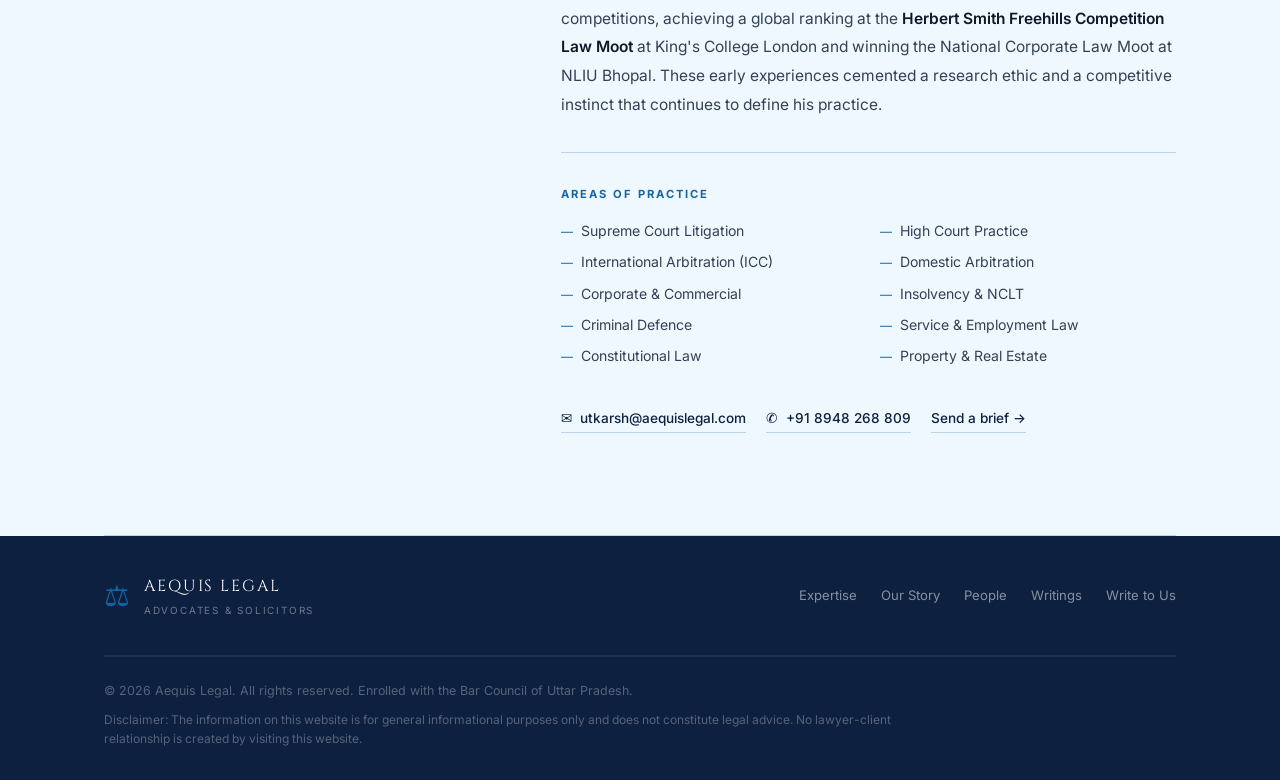
<file: about.html>
<!DOCTYPE html>
<html lang="en">
<head>
  <meta charset="UTF-8" />
  <meta name="viewport" content="width=device-width, initial-scale=1.0" />
  <title>Utkarsh Kumar — Advocate | Supreme Court of India | Aequis Legal</title>
  <meta name="description" content="Utkarsh Kumar is an advocate practising before the Supreme Court of India, Delhi HC and Allahabad HC. RMLNLU alumnus specialising in arbitration, corporate, constitutional and criminal law. New Delhi." />
  <meta name="keywords" content="Utkarsh Kumar advocate, Supreme Court advocate New Delhi, RMLNLU lawyer India, arbitration lawyer New Delhi, corporate lawyer Supreme Court India, IBC NCLT advocate Delhi, constitutional lawyer India, criminal lawyer Delhi, Aequis Legal" />
  <meta name="author" content="Utkarsh Kumar, Advocate" />
  <meta name="robots" content="index, follow, max-snippet:-1, max-image-preview:large, max-video-preview:-1" />
  <link rel="canonical" href="https://aequislegal.com/about.html" />
  <!-- Geo — local SEO -->
  <meta name="geo.region" content="IN-DL" />
  <meta name="geo.placename" content="New Delhi, India" />
  <!-- Open Graph -->
  <meta property="og:type"        content="profile" />
  <meta property="og:url"         content="https://aequislegal.com/about.html" />
  <meta property="og:title"       content="Utkarsh Kumar — Advocate & Founder | Aequis Legal" />
  <meta property="og:description" content="Advocate practising before the Supreme Court of India, Delhi HC and Allahabad HC. Arbitration, constitutional, corporate and criminal law. New Delhi." />
  <meta property="og:image"       content="https://aequislegal.com/img/utkarsh-kumar.jpg" />
  <meta property="og:locale"      content="en_IN" />
  <meta property="og:site_name"   content="Aequis Legal" />
  <!-- Twitter Card -->
  <meta name="twitter:card"        content="summary_large_image" />
  <meta name="twitter:title"       content="Utkarsh Kumar — Advocate & Founder | Aequis Legal" />
  <meta name="twitter:description" content="Practising before the Supreme Court of India, Delhi HC and Allahabad HC. Arbitration, constitutional, corporate and criminal law." />
  <meta name="twitter:image"       content="https://aequislegal.com/img/utkarsh-kumar.jpg" />
  <!-- Structured Data: Person -->
  <script type="application/ld+json">
  {
    "@context": "https://schema.org",
    "@type": "Person",
    "name": "Utkarsh Kumar",
    "jobTitle": "Advocate",
    "description": "Litigation advocate practising before the Supreme Court of India, Delhi High Court and Allahabad High Court, specialising in civil, corporate, arbitration, constitutional and criminal matters.",
    "url": "https://aequislegal.com/about.html",
    "image": "https://aequislegal.com/img/utkarsh-kumar.jpg",
    "email": "utkarsh@aequislegal.com",
    "telephone": "+918948268809",
    "address": {
      "@type": "PostalAddress",
      "streetAddress": "A446, Lower Ground Floor, Defence Colony",
      "addressLocality": "New Delhi",
      "addressRegion": "Delhi",
      "postalCode": "110024",
      "addressCountry": "IN"
    },
    "alumniOf": {
      "@type": "CollegeOrUniversity",
      "name": "Dr. Ram Manohar Lohiya National Law University, Lucknow"
    },
    "worksFor": {
      "@type": "LegalService",
      "name": "Aequis Legal",
      "url": "https://aequislegal.com/"
    },
    "knowsAbout": [
      "Supreme Court of India",
      "Delhi High Court",
      "Allahabad High Court",
      "ICC International Arbitration",
      "IBC Insolvency and Bankruptcy Code",
      "NCLT Proceedings",
      "Constitutional Law",
      "Corporate Law",
      "Criminal Law",
      "Service Law"
    ]
  }
  </script>
  <link rel="preconnect" href="https://fonts.googleapis.com">
  <link rel="preconnect" href="https://fonts.gstatic.com" crossorigin>
  <link href="https://fonts.googleapis.com/css2?family=Cormorant+Garamond:ital,wght@0,300;0,400;0,500;0,600;0,700;1,300;1,400;1,600&family=Inter:wght@300;400;500;600&family=Cinzel:wght@400;600&display=swap" rel="stylesheet">
  <link rel="stylesheet" href="styles.css" />
  <style>
    /* ── Page-specific overrides ── */
    .people-hero {
      padding: clamp(110px, 14vw, 180px) 0 clamp(48px, 6vw, 72px);
      border-bottom: 1px solid var(--border);
    }
    .people-hero .sec-label { margin-bottom: 1rem; }
    .people-hero h1 {
      font-family: var(--f-serif);
      font-size: clamp(2.6rem, 6vw, 5rem);
      font-weight: 300; line-height: 1.05;
      color: var(--ink); letter-spacing: -0.02em;
    }
    .people-hero h1 em { font-style: italic; color: var(--accent); }

    /* Person layout */
    .person-layout {
      display: grid;
      grid-template-columns: 380px 1fr;
      gap: clamp(40px, 6vw, 96px);
      align-items: start;
      padding: clamp(56px, 8vw, 112px) 0;
      border-bottom: 1px solid var(--border);
    }

    /* Photo column */
    .person-photo-col { position: sticky; top: 96px; }

    /* Professional framed portrait */
    .person-photo-wrap {
      position: relative;
      aspect-ratio: 3/4;
      background: var(--navy);
      border-radius: 3px;
      /* Outer shadow — depth */
      box-shadow:
        0 2px 0 0 var(--gold),
        0 0 0 6px #ffffff,
        0 0 0 8px var(--border),
        0 24px 64px rgba(13, 32, 64, 0.22),
        0 6px 18px rgba(13, 32, 64, 0.14);
      overflow: hidden;
    }

    /* The actual photo */
    .person-photo-wrap img {
      width: 100%; height: 100%;
      display: block;
      object-fit: cover;
      object-position: top center;
      transition: transform 0.7s cubic-bezier(0.4, 0, 0.2, 1);
    }
    .person-photo-wrap:hover img {
      transform: scale(1.03);
    }

    /* Blue brand bar at bottom */
    .person-photo-wrap::after {
      content: '';
      position: absolute; bottom: 0; left: 0; right: 0; height: 4px;
      background: linear-gradient(90deg, var(--navy), var(--accent));
      z-index: 2;
    }

    /* Name badge overlay */
    .photo-name-badge {
      position: absolute; bottom: 14px; left: 0; right: 0;
      display: flex; justify-content: center;
      z-index: 3;
      pointer-events: none;
    }
    .photo-name-badge span {
      background: rgba(13, 32, 64, 0.82);
      backdrop-filter: blur(8px);
      color: #ffffff;
      font-family: var(--f-title);
      font-size: 0.68rem;
      letter-spacing: 0.18em;
      text-transform: uppercase;
      padding: 7px 18px;
      border-radius: 2px;
      border: 1px solid rgba(255,255,255,0.12);
    }

    /* Credential tags */
    .person-tags {
      margin-top: 1.25rem;
      display: flex; flex-direction: column; gap: 0;
      border: 1px solid var(--border); border-radius: 2px; overflow: hidden;
    }
    .ptag {
      display: flex; gap: 16px; align-items: baseline;
      padding: 10px 14px; border-bottom: 1px solid var(--border);
      font-size: 0.82rem;
    }
    .ptag:last-child { border-bottom: none; }
    .ptag-lbl {
      font-size: 0.65rem; font-weight: 700; letter-spacing: 0.12em;
      text-transform: uppercase; color: var(--gold); min-width: 60px; flex-shrink: 0;
    }
    .ptag-val { color: var(--ink-mid); line-height: 1.5; }

    /* Bio column */
    .person-bio-col {}
    .person-name {
      font-family: var(--f-serif);
      font-size: clamp(2rem, 3.5vw, 3rem);
      font-weight: 300; color: var(--ink); line-height: 1.1;
      margin-bottom: 6px; letter-spacing: -0.01em;
    }
    .person-title {
      font-size: 0.8rem; font-weight: 500; letter-spacing: 0.14em;
      text-transform: uppercase; color: var(--gold); margin-bottom: 2.5rem;
    }
    .person-lede {
      font-family: var(--f-serif);
      font-size: clamp(1.15rem, 2vw, 1.45rem);
      font-weight: 400; font-style: italic; line-height: 1.65;
      color: var(--ink); margin-bottom: 2rem;
    }
    .person-bio p {
      font-size: 0.97rem; color: var(--ink-mid); line-height: 1.85;
      margin-bottom: 1.4rem;
    }
    .person-bio strong { color: var(--ink); font-weight: 600; }
    .person-bio a { color: var(--navy); border-bottom: 1px solid var(--border); transition: border-color 0.3s; }
    .person-bio a:hover { border-color: var(--navy); }

    /* Practice areas for bio */
    .person-areas {
      margin-top: 2rem;
      border-top: 1px solid var(--border);
      padding-top: 2rem;
    }
    .person-areas-label {
      font-size: 0.7rem; font-weight: 700; letter-spacing: 0.18em;
      text-transform: uppercase; color: var(--gold); margin-bottom: 1rem;
    }
    .person-areas-grid {
      display: grid; grid-template-columns: 1fr 1fr; gap: 8px 24px;
    }
    .pa-item {
      font-size: 0.88rem; color: var(--ink-mid);
      display: flex; align-items: baseline; gap: 8px;
    }
    .pa-item::before { content: '—'; color: var(--gold); font-size: 0.75rem; flex-shrink: 0; }

    /* Contact strip */
    .person-contact {
      margin-top: 2.5rem;
      display: flex; gap: 20px; flex-wrap: wrap;
    }
    .pc-link {
      font-size: 0.85rem; font-weight: 500;
      display: flex; align-items: center; gap: 6px;
      color: var(--navy); border-bottom: 1px solid var(--border);
      padding-bottom: 2px; transition: all 0.3s;
    }
    .pc-link:hover { border-color: var(--navy); }

    /* Responsive */
    @media (max-width: 900px) {
      .person-layout { grid-template-columns: 1fr; }
      .person-photo-col { position: static; max-width: 340px; }
    }
    @media (max-width: 480px) {
      .person-areas-grid { grid-template-columns: 1fr; }
    }
  </style>
</head>
<body>

<header class="site-header scrolled" id="siteHeader">
  <nav class="nav-wrap">
    <a href="index.html" class="nav-brand">
      <span class="nav-emblem">⚖</span>
      <div class="nav-brand-text">
        <span class="nav-firm">AEQUIS LEGAL</span>
        <span class="nav-sub">Advocates &amp; Solicitors</span>
      </div>
    </a>
    <ul class="nav-links" id="navLinks">
      <li><a href="index.html#expertise" class="nl">Expertise</a></li>
      <li><a href="index.html#about"     class="nl">Our Story</a></li>
      <li><a href="about.html"           class="nl" style="color:var(--navy)">People</a></li>
      <li><a href="index.html#blog"      class="nl">Writings</a></li>
      <li><a href="index.html#contact"   class="nl nl-cta">Write to Us</a></li>
    </ul>
    <button class="nav-burger" id="navBurger"><span></span><span></span><span></span></button>
  </nav>
</header>

<!-- Hero -->
<section class="people-hero">
  <div class="container">
    <div class="sec-label">People</div>
    <h1>The advocates<br/>behind <em>Aequis Legal.</em></h1>
  </div>
</section>

<!-- Person Profile -->
<section>
  <div class="container">
    <div class="person-layout">

      <!-- Photo Column -->
      <div class="person-photo-col">
        <div class="person-photo-wrap">
          <img
            src="img/utkarsh-kumar.jpg"
            alt="Advocate Utkarsh Kumar — Aequis Legal"
            loading="eager"
          />
          <div class="photo-name-badge">
            <span>Adv. Utkarsh Kumar</span>
          </div>
        </div>

        <!-- Credential tags -->
        <div class="person-tags">
          <div class="ptag">
            <span class="ptag-lbl">Called</span>
            <span class="ptag-val">Bar Council of Uttar Pradesh, 2021</span>
          </div>
          <div class="ptag">
            <span class="ptag-lbl">Courts</span>
            <span class="ptag-val">Supreme Court of India · Delhi HC · Allahabad HC</span>
          </div>
          <div class="ptag">
            <span class="ptag-lbl">Education</span>
            <span class="ptag-val">B.A. LL.B (Hons.) — RMLNLU, Lucknow, 2021</span>
          </div>
          <div class="ptag">
            <span class="ptag-lbl">Email</span>
            <span class="ptag-val"><a href="mailto:utkarsh@aequislegal.com" style="color:var(--navy)">utkarsh@aequislegal.com</a></span>
          </div>
        </div>
      </div>

      <!-- Bio Column -->
      <div class="person-bio-col">
        <h1 class="person-name">Utkarsh Kumar</h1>
        <p class="person-title">Advocate · Founder, Aequis Legal</p>

        <p class="person-lede">
          A litigation advocate whose practice is built on one conviction: 
          that the quality of thought before the argument determines everything that follows.
        </p>

        <div class="person-bio">
          <p>
            Utkarsh Kumar is a graduate of <strong>Dr. Ram Manohar Lohiya National Law 
            University, Lucknow</strong> (B.A. LL.B with Honours in Business Laws, 2021), 
            one of India's foremost national law schools. He has been in practice since 
            graduation and has built a substantive multi-forum litigation practice in under 
            five years — an unusually rapid trajectory driven by consistent courtroom presence 
            and rigorous legal preparation.
          </p>
          <p>
            Utkarsh operates from his chambers in New Delhi, appearing regularly before 
            the Supreme Court of India and the High Courts. He represents private 
            individuals, corporations, and state governments — including the States of 
            Maharashtra and Meghalaya — across civil, constitutional and commercial matters.
          </p>
          <p>
            His arbitration practice is among the most distinctive aspects of his work. 
            He has been briefed on ICC international arbitrations and statutory arbitrations 
            conducted before tribunals of the highest composition, including proceedings 
            presided over by former Chief Justices of India. His infrastructure arbitration 
            work, particularly in the road and energy sectors on behalf of national PSUs, 
            has given him deep familiarity with complex, high-stakes multi-party proceedings.
          </p>
          <p>
            Prior to founding Aequis Legal, Utkarsh gained formative litigation 
            experience at the <strong>Allahabad High Court</strong>, where he built a broad 
            and practical base across civil, service, constitutional and criminal matters 
            in one of India's busiest High Courts.
          </p>
          <p>
            He has represented leading public institutions including 
            <strong>NHAI, GAIL, NMDC, AAI, RBI, HDFC, IIFCL and IIM Lucknow</strong>, 
            as well as private corporations and individuals across the full range of 
            civil and criminal litigation. His work in service law — representing 
            government employees, pensioners and defence personnel before the High Courts — 
            reflects a commitment to accessible representation regardless of the size 
            of the matter.
          </p>
          <p>
            As a law student, Utkarsh competed in national and international moot court 
            competitions, achieving a global ranking at the <strong>Herbert Smith Freehills 
            Competition Law Moot</strong> at King's College London and winning the National 
            Corporate Law Moot at NLIU Bhopal. These early experiences cemented a research 
            ethic and a competitive instinct that continues to define his practice.
          </p>
        </div>

        <div class="person-areas">
          <p class="person-areas-label">Areas of Practice</p>
          <div class="person-areas-grid">
            <span class="pa-item">Supreme Court Litigation</span>
            <span class="pa-item">High Court Practice</span>
            <span class="pa-item">International Arbitration (ICC)</span>
            <span class="pa-item">Domestic Arbitration</span>
            <span class="pa-item">Corporate &amp; Commercial</span>
            <span class="pa-item">Insolvency &amp; NCLT</span>
            <span class="pa-item">Criminal Defence</span>
            <span class="pa-item">Service &amp; Employment Law</span>
            <span class="pa-item">Constitutional Law</span>
            <span class="pa-item">Property &amp; Real Estate</span>
          </div>
        </div>

        <div class="person-contact">
          <a href="mailto:utkarsh@aequislegal.com" class="pc-link">
            ✉ &nbsp;utkarsh@aequislegal.com
          </a>
          <a href="tel:+918948268809" class="pc-link">
            ✆ &nbsp;+91 8948 268 809
          </a>
          <a href="index.html#contact" class="pc-link">
            Send a brief →
          </a>
        </div>

      </div>
    </div>
  </div>
</section>

<!-- Footer -->
<footer class="site-footer">
  <div class="container">
    <div class="ft-top">
      <div class="ft-brand">
        <span class="ft-emblem">⚖</span>
        <div>
          <span class="ft-firm">AEQUIS LEGAL</span>
          <span class="ft-sub">Advocates &amp; Solicitors</span>
        </div>
      </div>
      <nav class="ft-nav">
        <a href="index.html#expertise">Expertise</a>
        <a href="index.html#about">Our Story</a>
        <a href="about.html">People</a>
        <a href="index.html#blog">Writings</a>
        <a href="index.html#contact">Write to Us</a>
      </nav>
    </div>
    <div class="ft-bottom">
      <p>© 2026 Aequis Legal. All rights reserved. Enrolled with the Bar Council of Uttar Pradesh.</p>
      <p class="ft-disclaimer">
        Disclaimer: The information on this website is for general informational purposes only and does not constitute legal advice. No lawyer-client relationship is created by visiting this website.
      </p>
    </div>
  </div>
</footer>

<a href="mailto:utkarsh@aequislegal.com" class="float-pill visible" id="floatPill">
  Email Us &nbsp;→&nbsp; utkarsh@aequislegal.com
</a>

<script src="script.js"></script>
</body>
</html>
</file>
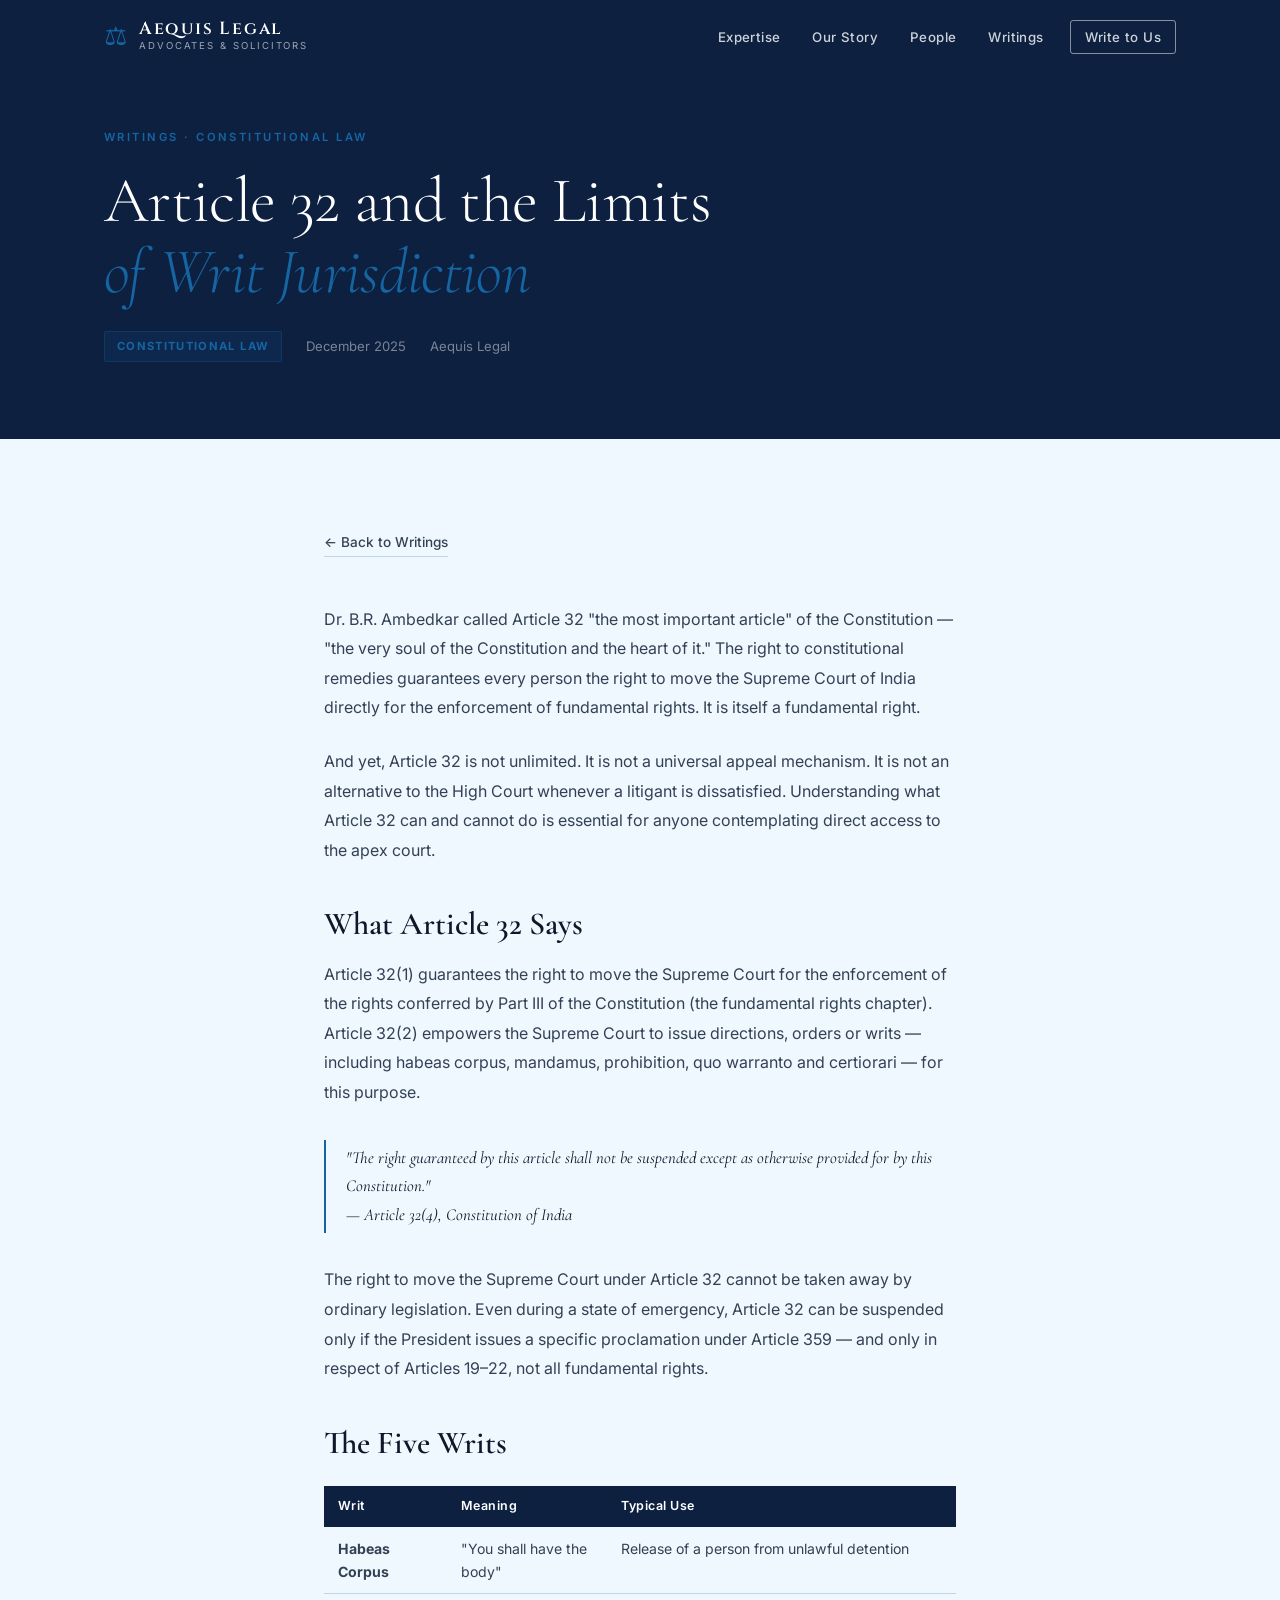
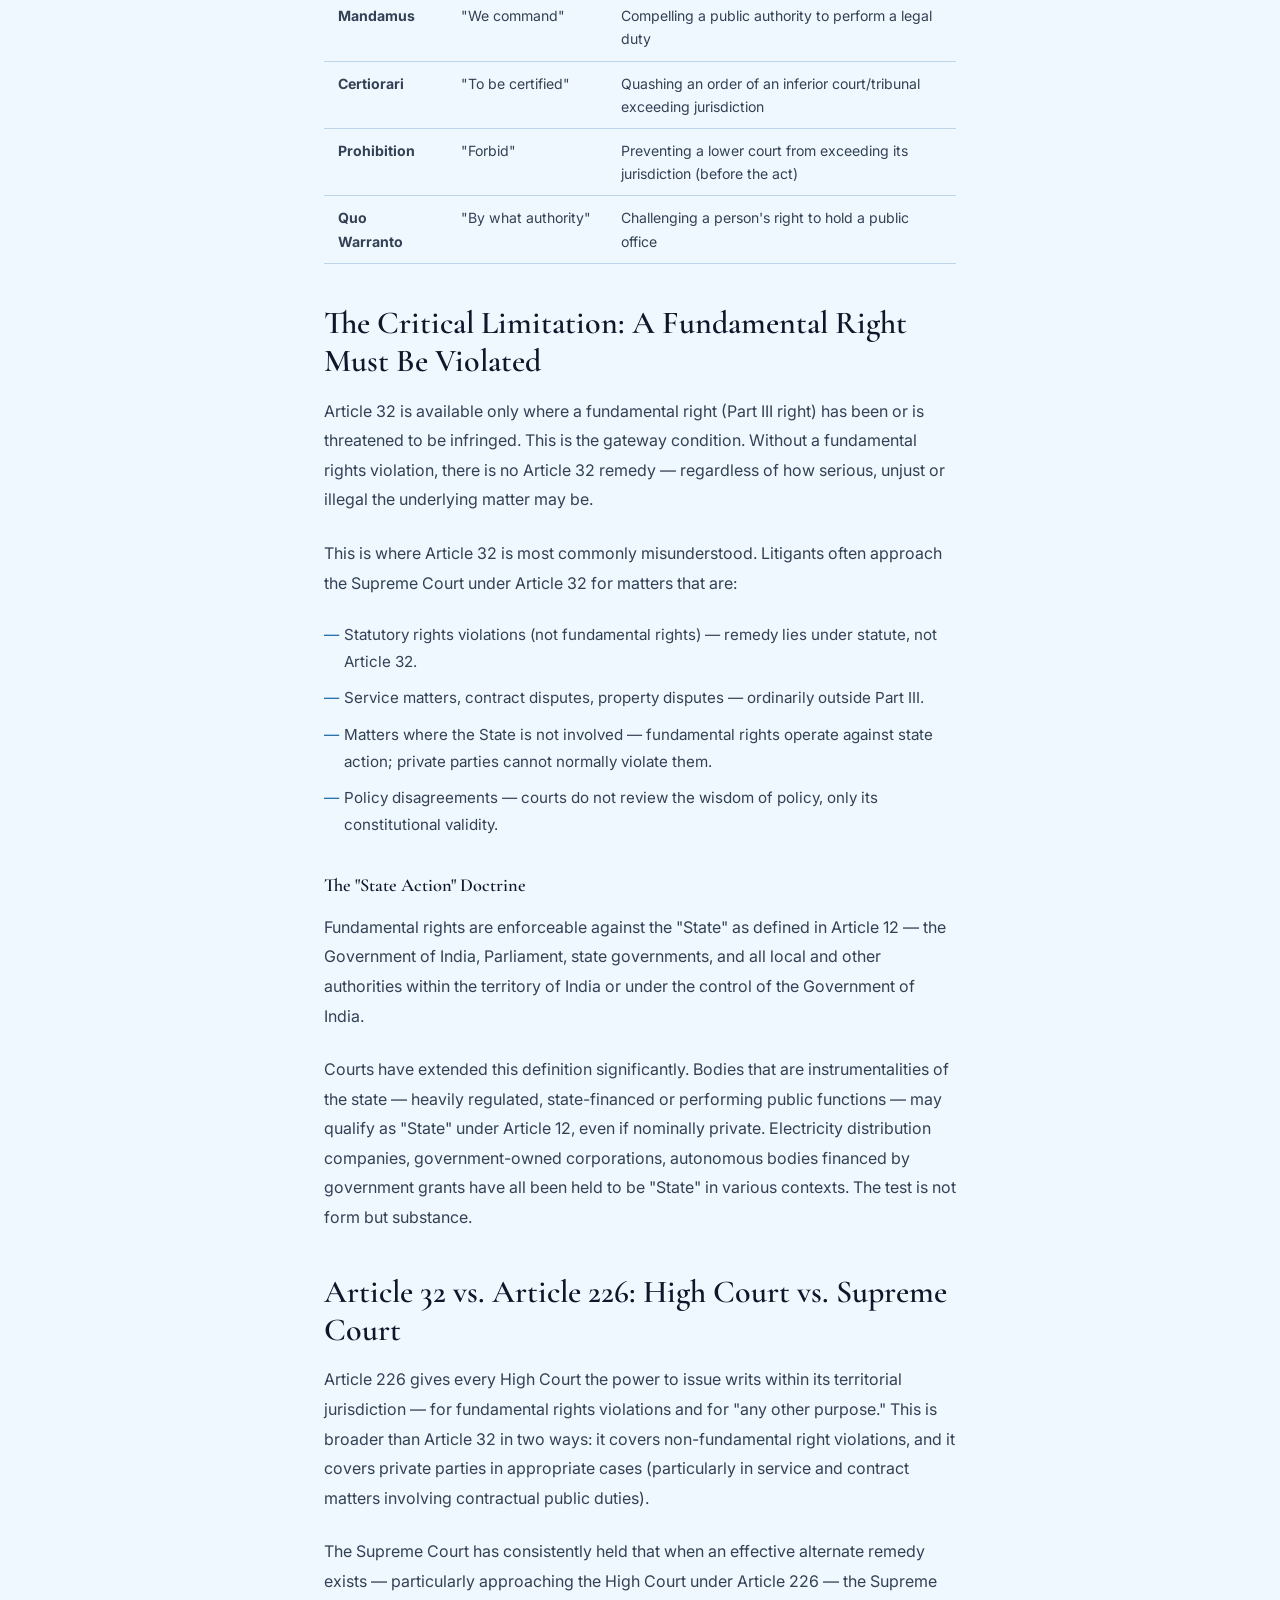
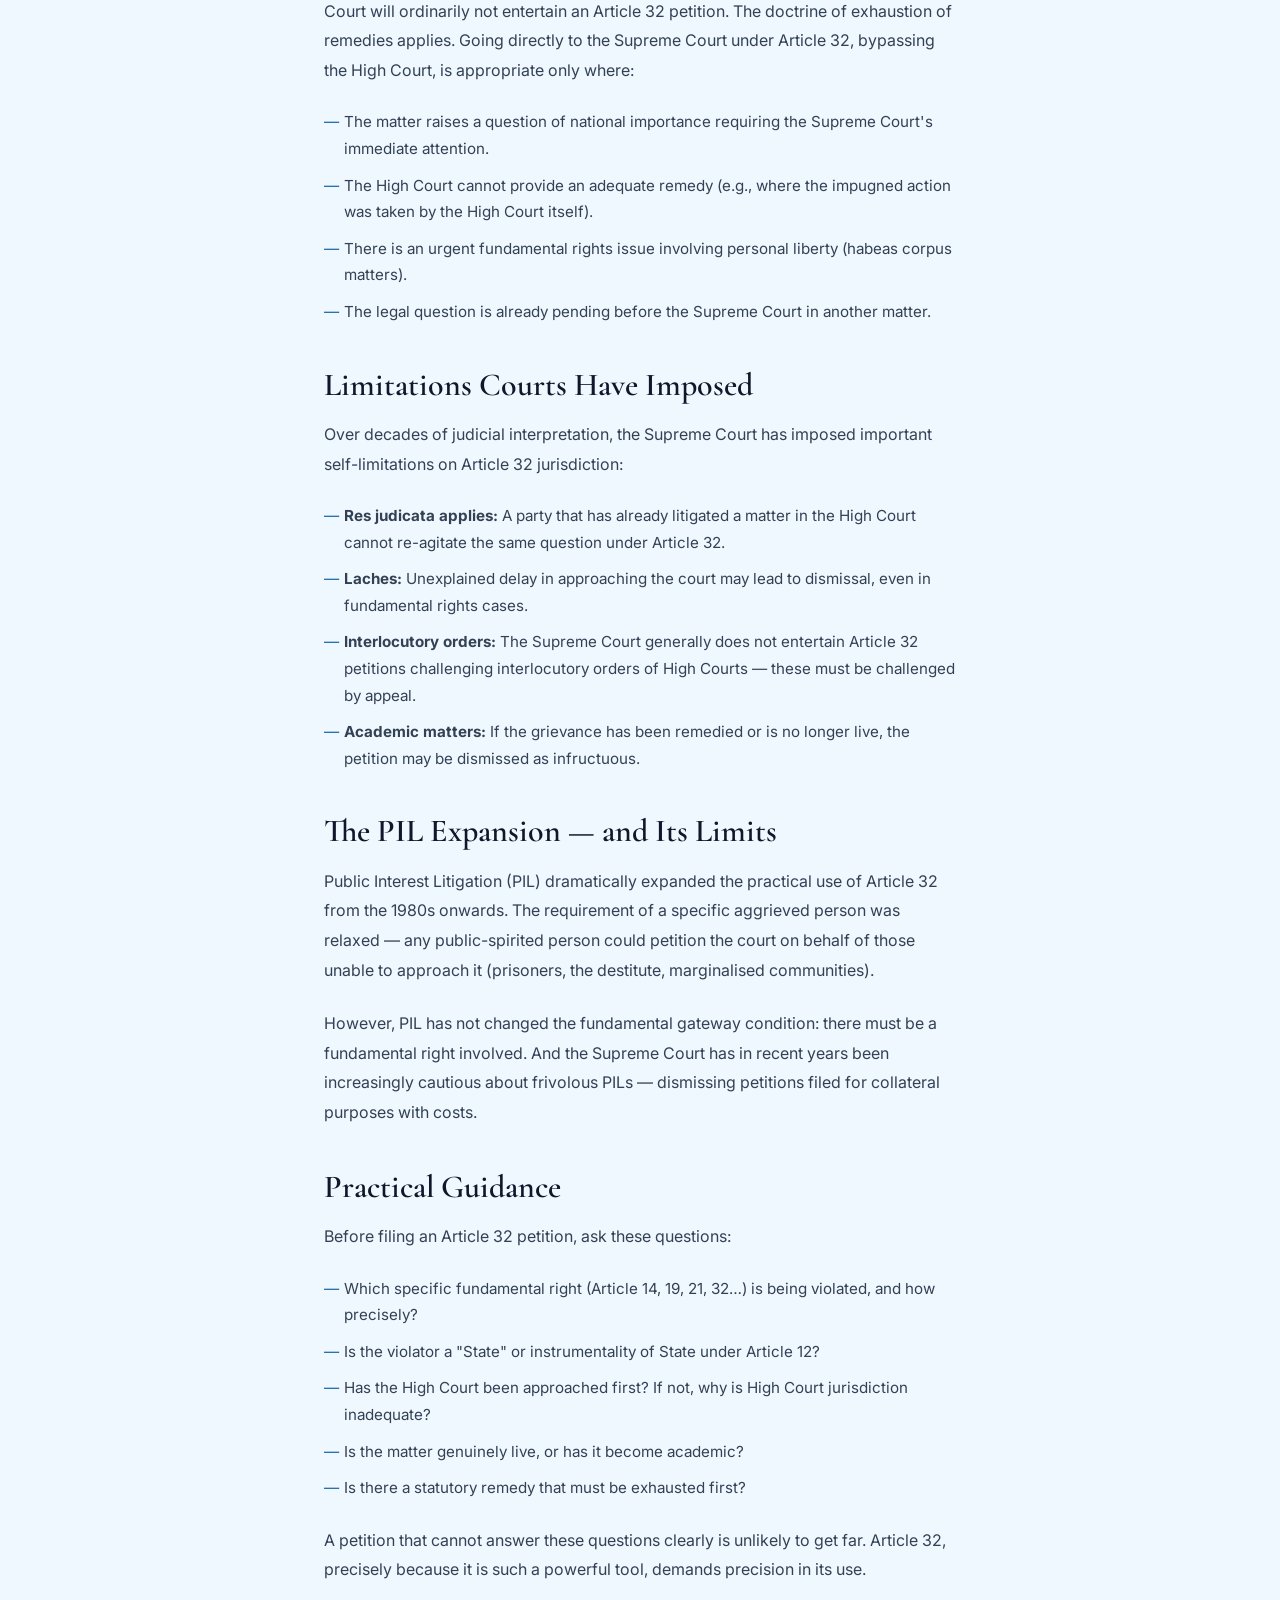
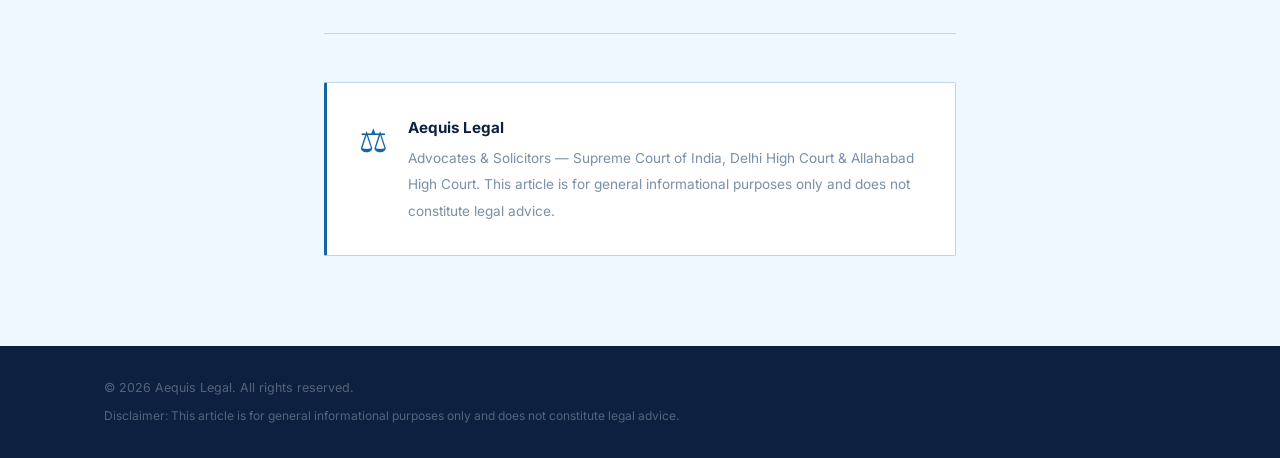
<file: blog/article-32-writ-jurisdiction.html>
<!DOCTYPE html>
<html lang="en">
<head>
  <meta charset="UTF-8" />
  <meta name="viewport" content="width=device-width, initial-scale=1.0" />
  <title>Article 32 & Writ Jurisdiction in India | Supreme Court | Aequis Legal</title>
  <meta name="description" content="When can you approach the Supreme Court directly under Article 32? A practitioner's guide to writ jurisdiction, its constitutional limits and how Indian courts draw the line." />
  <meta name="keywords" content="Article 32 writ petition Supreme Court India, writ jurisdiction India, fundamental rights enforcement India, Supreme Court writ petition lawyer, Article 226 High Court writ, constitutional remedy India, advocate Supreme Court India" />
  <meta name="author" content="Utkarsh Kumar, Advocate" />
  <meta name="robots" content="index, follow, max-snippet:-1, max-image-preview:large, max-video-preview:-1" />
  <link rel="canonical" href="https://aequislegal.com/blog/article-32-writ-jurisdiction.html" />
  <!-- Open Graph -->
  <meta property="og:type"        content="article" />
  <meta property="og:url"         content="https://aequislegal.com/blog/article-32-writ-jurisdiction.html" />
  <meta property="og:title"       content="Article 32 & Writ Jurisdiction | Supreme Court of India" />
  <meta property="og:description" content="A practitioner's guide to when and how the Supreme Court's writ jurisdiction under Article 32 can be invoked — constitutional limits and current judicial approach." />
  <meta property="og:image"       content="https://aequislegal.com/img/utkarsh-kumar.jpg" />
  <meta property="og:locale"      content="en_IN" />
  <meta property="og:site_name"   content="Aequis Legal" />
  <meta property="article:author" content="Utkarsh Kumar" />
  <meta property="article:published_time" content="2025-12-01" />
  <meta property="article:section" content="Constitutional Law" />
  <!-- Twitter Card -->
  <meta name="twitter:card"        content="summary_large_image" />
  <meta name="twitter:title"       content="Article 32 & Writ Jurisdiction | Supreme Court of India" />
  <meta name="twitter:description" content="When can you approach the Supreme Court directly? A practitioner's guide to writ jurisdiction under Article 32." />
  <meta name="twitter:image"       content="https://aequislegal.com/img/utkarsh-kumar.jpg" />
  <!-- Structured Data: BlogPosting -->
  <script type="application/ld+json">
  {
    "@context": "https://schema.org",
    "@type": "BlogPosting",
    "headline": "Article 32 and Writ Jurisdiction: Constitutional Limits and Judicial Approach",
    "description": "A practitioner's guide to when and how the Supreme Court's writ jurisdiction under Article 32 can be invoked.",
    "url": "https://aequislegal.com/blog/article-32-writ-jurisdiction.html",
    "datePublished": "2025-12-01",
    "dateModified": "2026-04-27",
    "author": { "@type": "Person", "name": "Utkarsh Kumar", "url": "https://aequislegal.com/about.html" },
    "publisher": { "@type": "Organization", "name": "Aequis Legal", "url": "https://aequislegal.com" },
    "mainEntityOfPage": "https://aequislegal.com/blog/article-32-writ-jurisdiction.html",
    "about": ["Constitutional Law", "Writ Jurisdiction", "Supreme Court of India"]
  }
  </script>
  <link rel="preconnect" href="https://fonts.googleapis.com">
  <link rel="preconnect" href="https://fonts.gstatic.com" crossorigin>
  <link href="https://fonts.googleapis.com/css2?family=Cormorant+Garamond:ital,wght@0,300;0,400;0,500;0,600;0,700;1,300;1,400;1,600&family=Inter:wght@300;400;500;600&family=Cinzel:wght@400;600&display=swap" rel="stylesheet">
  <link rel="stylesheet" href="../styles.css" />
  <style>
    .blog-hero { background: var(--navy); padding: clamp(80px,10vw,140px) 0 clamp(48px,6vw,80px); }
    .blog-hero .sec-label { color: var(--gold); }
    .blog-hero h1 { font-family: var(--f-serif); font-size: clamp(2rem,5vw,4rem); font-weight:300; color:var(--white); line-height:1.1; margin-bottom:1.5rem; letter-spacing:-0.01em; }
    .blog-hero h1 em { font-style:italic; color:var(--gold); }
    .blog-meta { display:flex; gap:24px; flex-wrap:wrap; align-items:center; }
    .blog-meta-tag { font-size:0.7rem; font-weight:700; letter-spacing:0.12em; text-transform:uppercase; color:var(--gold); background:rgba(21,101,163,0.12); border:1px solid rgba(21,101,163,0.30); padding:5px 12px; border-radius:2px; }
    .blog-meta-date { font-size:0.82rem; color:rgba(255,255,255,0.45); }
    .blog-meta-author { font-size:0.82rem; color:rgba(255,255,255,0.45); }
    .blog-body { max-width:760px; margin:0 auto; padding: clamp(48px,7vw,96px) var(--pad); }
    .blog-body p { font-size:1rem; color:var(--ink-mid); line-height:1.85; margin-bottom:1.5rem; }
    .blog-body h2 { font-family:var(--f-serif); font-size:clamp(1.4rem,2.5vw,2rem); font-weight:600; color:var(--ink); line-height:1.2; margin:2.5rem 0 1rem; }
    .blog-body h3 { font-family:var(--f-serif); font-size:1.15rem; font-weight:600; color:var(--ink); margin:2rem 0 0.75rem; }
    .blog-body blockquote { border-left:2px solid var(--gold); padding:4px 0 4px 20px; margin:2rem 0; font-family:var(--f-serif); font-style:italic; font-size:1.05rem; color:var(--ink); line-height:1.7; }
    .blog-body ul { padding-left:0; margin-bottom:1.5rem; display:flex; flex-direction:column; gap:10px; }
    .blog-body ul li { padding-left:20px; position:relative; font-size:0.95rem; color:var(--ink-mid); line-height:1.75; }
    .blog-body ul li::before { content:'—'; position:absolute; left:0; color:var(--gold); }
    .blog-back { display:inline-flex; align-items:center; gap:8px; font-size:0.85rem; font-weight:500; color:var(--ink-mid); border-bottom:1px solid var(--border); padding-bottom:2px; margin-bottom:3rem; transition:color 0.3s; }
    .blog-back:hover { color:var(--navy); }
    .blog-footer-rule { border:none; border-top:1px solid var(--border); margin:3rem 0; }
    .blog-author-bio { display:flex; gap:20px; align-items:flex-start; padding:2rem; background:var(--white); border:1px solid var(--border); border-left:3px solid var(--gold); border-radius:2px; }
    .bab-icon { font-size:2rem; color:var(--gold); flex-shrink:0; }
    .bab-body strong { display:block; font-size:0.95rem; color:var(--navy); margin-bottom:4px; }
    .bab-body span { font-size:0.85rem; color:var(--ink-light); }
    .writ-table { width:100%; border-collapse:collapse; margin:1.5rem 0; font-size:0.88rem; }
    .writ-table th { background:var(--navy); color:var(--white); padding:10px 14px; text-align:left; font-weight:600; letter-spacing:0.04em; font-size:0.78rem; }
    .writ-table td { padding:10px 14px; border-bottom:1px solid var(--border); color:var(--ink-mid); vertical-align:top; }
    .writ-table tr:hover td { background:var(--white); }
  </style>
</head>
<body>

<header class="site-header scrolled" id="siteHeader">
  <nav class="nav-wrap">
    <a href="../index.html" class="nav-brand">
      <span class="nav-emblem">⚖</span>
      <div class="nav-brand-text">
        <span class="nav-firm">Aequis Legal</span>
        <span class="nav-sub">Advocates &amp; Solicitors</span>
      </div>
    </a>
    <ul class="nav-links" id="navLinks">
      <li><a href="../index.html#expertise" class="nl">Expertise</a></li>
      <li><a href="../index.html#about"     class="nl">Our Story</a></li>
      <li><a href="../about.html"           class="nl">People</a></li>
      <li><a href="../index.html#blog"      class="nl">Writings</a></li>
      <li><a href="../index.html#contact"   class="nl nl-cta">Write to Us</a></li>
    </ul>
    <button class="nav-burger" id="navBurger"><span></span><span></span><span></span></button>
  </nav>
</header>

<div class="blog-hero">
  <div class="container">
    <div class="sec-label">Writings · Constitutional Law</div>
    <h1>Article 32 and the Limits<br/><em>of Writ Jurisdiction</em></h1>
    <div class="blog-meta">
      <span class="blog-meta-tag">Constitutional Law</span>
      <span class="blog-meta-date">December 2025</span>
      <span class="blog-meta-author">Aequis Legal</span>
    </div>
  </div>
</div>

<div class="blog-body container">

  <a href="../index.html#blog" class="blog-back">← Back to Writings</a>

  <p>
    Dr. B.R. Ambedkar called Article 32 "the most important article" of the Constitution — 
    "the very soul of the Constitution and the heart of it." The right to constitutional 
    remedies guarantees every person the right to move the Supreme Court of India directly 
    for the enforcement of fundamental rights. It is itself a fundamental right.
  </p>

  <p>
    And yet, Article 32 is not unlimited. It is not a universal appeal mechanism. It is not 
    an alternative to the High Court whenever a litigant is dissatisfied. Understanding what 
    Article 32 can and cannot do is essential for anyone contemplating direct access to the 
    apex court.
  </p>

  <h2>What Article 32 Says</h2>

  <p>
    Article 32(1) guarantees the right to move the Supreme Court for the enforcement of the 
    rights conferred by Part III of the Constitution (the fundamental rights chapter). 
    Article 32(2) empowers the Supreme Court to issue directions, orders or writs — 
    including habeas corpus, mandamus, prohibition, quo warranto and certiorari — for this 
    purpose.
  </p>

  <blockquote>
    "The right guaranteed by this article shall not be suspended except as otherwise provided 
    for by this Constitution."
    <br/>— Article 32(4), Constitution of India
  </blockquote>

  <p>
    The right to move the Supreme Court under Article 32 cannot be taken away by ordinary 
    legislation. Even during a state of emergency, Article 32 can be suspended only if the 
    President issues a specific proclamation under Article 359 — and only in respect of 
    Articles 19–22, not all fundamental rights.
  </p>

  <h2>The Five Writs</h2>

  <table class="writ-table">
    <thead>
      <tr>
        <th>Writ</th>
        <th>Meaning</th>
        <th>Typical Use</th>
      </tr>
    </thead>
    <tbody>
      <tr>
        <td><strong>Habeas Corpus</strong></td>
        <td>"You shall have the body"</td>
        <td>Release of a person from unlawful detention</td>
      </tr>
      <tr>
        <td><strong>Mandamus</strong></td>
        <td>"We command"</td>
        <td>Compelling a public authority to perform a legal duty</td>
      </tr>
      <tr>
        <td><strong>Certiorari</strong></td>
        <td>"To be certified"</td>
        <td>Quashing an order of an inferior court/tribunal exceeding jurisdiction</td>
      </tr>
      <tr>
        <td><strong>Prohibition</strong></td>
        <td>"Forbid"</td>
        <td>Preventing a lower court from exceeding its jurisdiction (before the act)</td>
      </tr>
      <tr>
        <td><strong>Quo Warranto</strong></td>
        <td>"By what authority"</td>
        <td>Challenging a person's right to hold a public office</td>
      </tr>
    </tbody>
  </table>

  <h2>The Critical Limitation: A Fundamental Right Must Be Violated</h2>

  <p>
    Article 32 is available only where a fundamental right (Part III right) has been or is 
    threatened to be infringed. This is the gateway condition. Without a fundamental rights 
    violation, there is no Article 32 remedy — regardless of how serious, unjust or illegal 
    the underlying matter may be.
  </p>

  <p>
    This is where Article 32 is most commonly misunderstood. Litigants often approach the 
    Supreme Court under Article 32 for matters that are:
  </p>

  <ul>
    <li>Statutory rights violations (not fundamental rights) — remedy lies under statute, not Article 32.</li>
    <li>Service matters, contract disputes, property disputes — ordinarily outside Part III.</li>
    <li>Matters where the State is not involved — fundamental rights operate against state action; private parties cannot normally violate them.</li>
    <li>Policy disagreements — courts do not review the wisdom of policy, only its constitutional validity.</li>
  </ul>

  <h3>The "State Action" Doctrine</h3>

  <p>
    Fundamental rights are enforceable against the "State" as defined in Article 12 — 
    the Government of India, Parliament, state governments, and all local and other 
    authorities within the territory of India or under the control of the Government of India.
  </p>

  <p>
    Courts have extended this definition significantly. Bodies that are instrumentalities 
    of the state — heavily regulated, state-financed or performing public functions — may 
    qualify as "State" under Article 12, even if nominally private. Electricity distribution 
    companies, government-owned corporations, autonomous bodies financed by government grants 
    have all been held to be "State" in various contexts. The test is not form but substance.
  </p>

  <h2>Article 32 vs. Article 226: High Court vs. Supreme Court</h2>

  <p>
    Article 226 gives every High Court the power to issue writs within its territorial 
    jurisdiction — for fundamental rights violations and for "any other purpose." This is 
    broader than Article 32 in two ways: it covers non-fundamental right violations, and 
    it covers private parties in appropriate cases (particularly in service and contract matters 
    involving contractual public duties).
  </p>

  <p>
    The Supreme Court has consistently held that when an effective alternate remedy 
    exists — particularly approaching the High Court under Article 226 — the Supreme Court 
    will ordinarily not entertain an Article 32 petition. The doctrine of exhaustion of 
    remedies applies. Going directly to the Supreme Court under Article 32, bypassing the 
    High Court, is appropriate only where:
  </p>

  <ul>
    <li>The matter raises a question of national importance requiring the Supreme Court's immediate attention.</li>
    <li>The High Court cannot provide an adequate remedy (e.g., where the impugned action was taken by the High Court itself).</li>
    <li>There is an urgent fundamental rights issue involving personal liberty (habeas corpus matters).</li>
    <li>The legal question is already pending before the Supreme Court in another matter.</li>
  </ul>

  <h2>Limitations Courts Have Imposed</h2>

  <p>
    Over decades of judicial interpretation, the Supreme Court has imposed important 
    self-limitations on Article 32 jurisdiction:
  </p>

  <ul>
    <li><strong>Res judicata applies:</strong> A party that has already litigated a matter in the High Court cannot re-agitate the same question under Article 32.</li>
    <li><strong>Laches:</strong> Unexplained delay in approaching the court may lead to dismissal, even in fundamental rights cases.</li>
    <li><strong>Interlocutory orders:</strong> The Supreme Court generally does not entertain Article 32 petitions challenging interlocutory orders of High Courts — these must be challenged by appeal.</li>
    <li><strong>Academic matters:</strong> If the grievance has been remedied or is no longer live, the petition may be dismissed as infructuous.</li>
  </ul>

  <h2>The PIL Expansion — and Its Limits</h2>

  <p>
    Public Interest Litigation (PIL) dramatically expanded the practical use of Article 32 
    from the 1980s onwards. The requirement of a specific aggrieved person was relaxed — 
    any public-spirited person could petition the court on behalf of those unable to approach 
    it (prisoners, the destitute, marginalised communities).
  </p>

  <p>
    However, PIL has not changed the fundamental gateway condition: there must be a 
    fundamental right involved. And the Supreme Court has in recent years been increasingly 
    cautious about frivolous PILs — dismissing petitions filed for collateral purposes with costs.
  </p>

  <h2>Practical Guidance</h2>

  <p>
    Before filing an Article 32 petition, ask these questions:
  </p>

  <ul>
    <li>Which specific fundamental right (Article 14, 19, 21, 32…) is being violated, and how precisely?</li>
    <li>Is the violator a "State" or instrumentality of State under Article 12?</li>
    <li>Has the High Court been approached first? If not, why is High Court jurisdiction inadequate?</li>
    <li>Is the matter genuinely live, or has it become academic?</li>
    <li>Is there a statutory remedy that must be exhausted first?</li>
  </ul>

  <p>
    A petition that cannot answer these questions clearly is unlikely to get far. Article 32, 
    precisely because it is such a powerful tool, demands precision in its use.
  </p>

  <hr class="blog-footer-rule"/>

  <div class="blog-author-bio">
    <span class="bab-icon">⚖</span>
    <div class="bab-body">
      <strong>Aequis Legal</strong>
      <span>Advocates &amp; Solicitors — Supreme Court of India, Delhi High Court &amp; Allahabad High Court. This article is for general informational purposes only and does not constitute legal advice.</span>
    </div>
  </div>

</div>

<footer class="site-footer">
  <div class="container">
    <div class="ft-bottom" style="border-top:none; padding-top:32px;">
      <p>© 2026 Aequis Legal. All rights reserved.</p>
      <p class="ft-disclaimer">Disclaimer: This article is for general informational purposes only and does not constitute legal advice.</p>
    </div>
  </div>
</footer>

<script src="../script.js"></script>
</body>
</html>
</file>
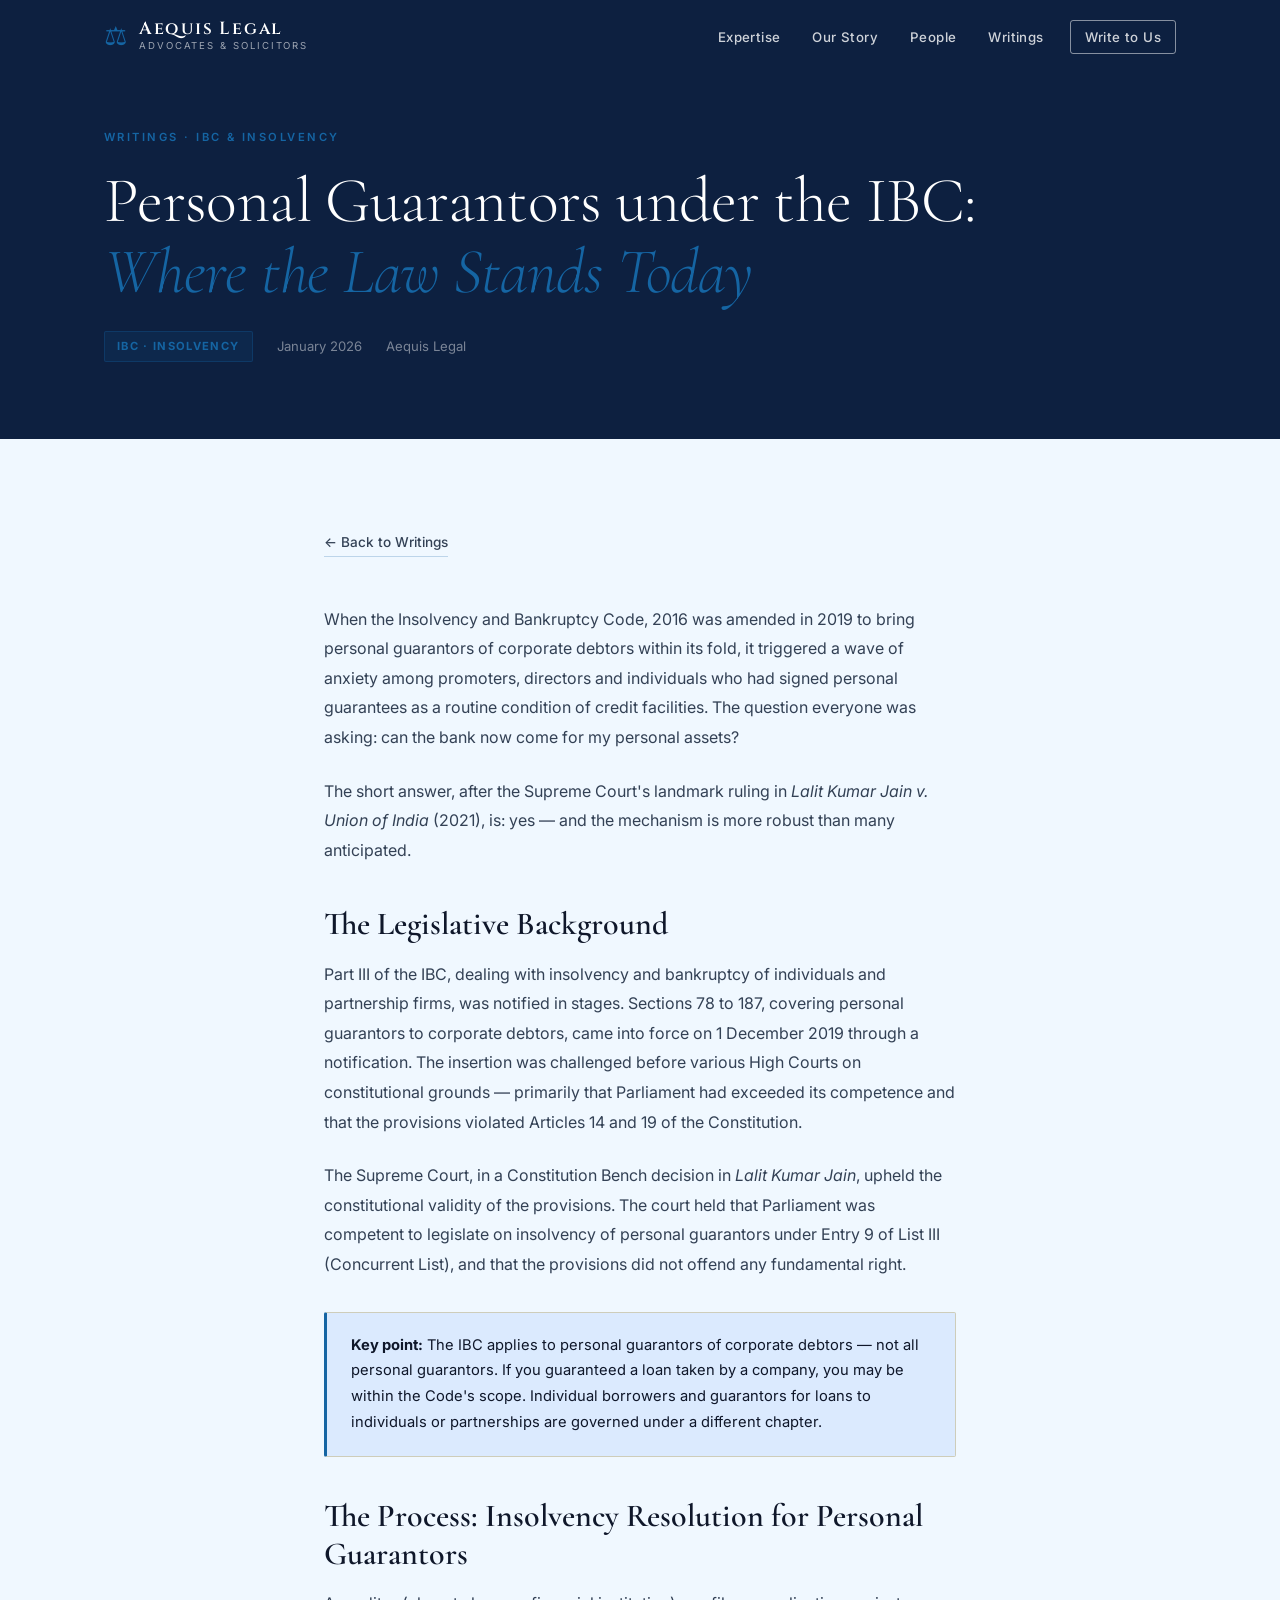
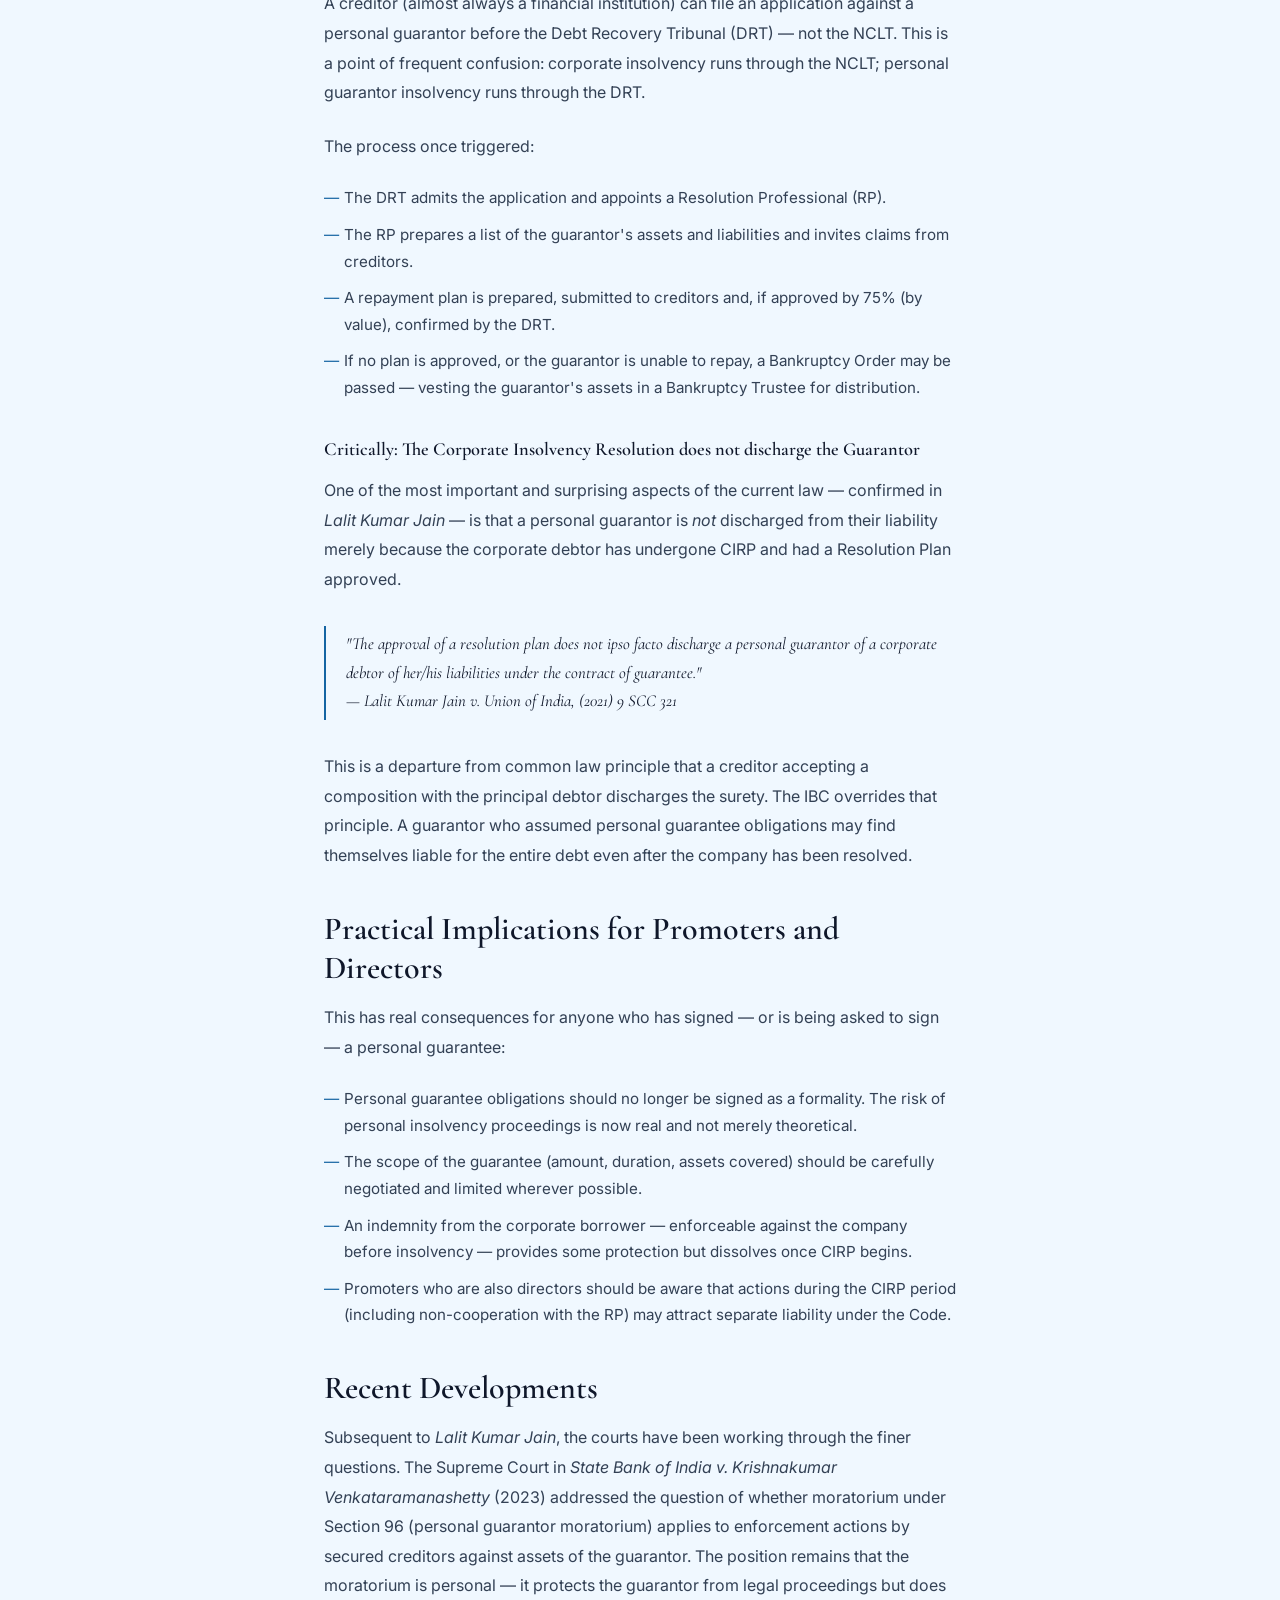
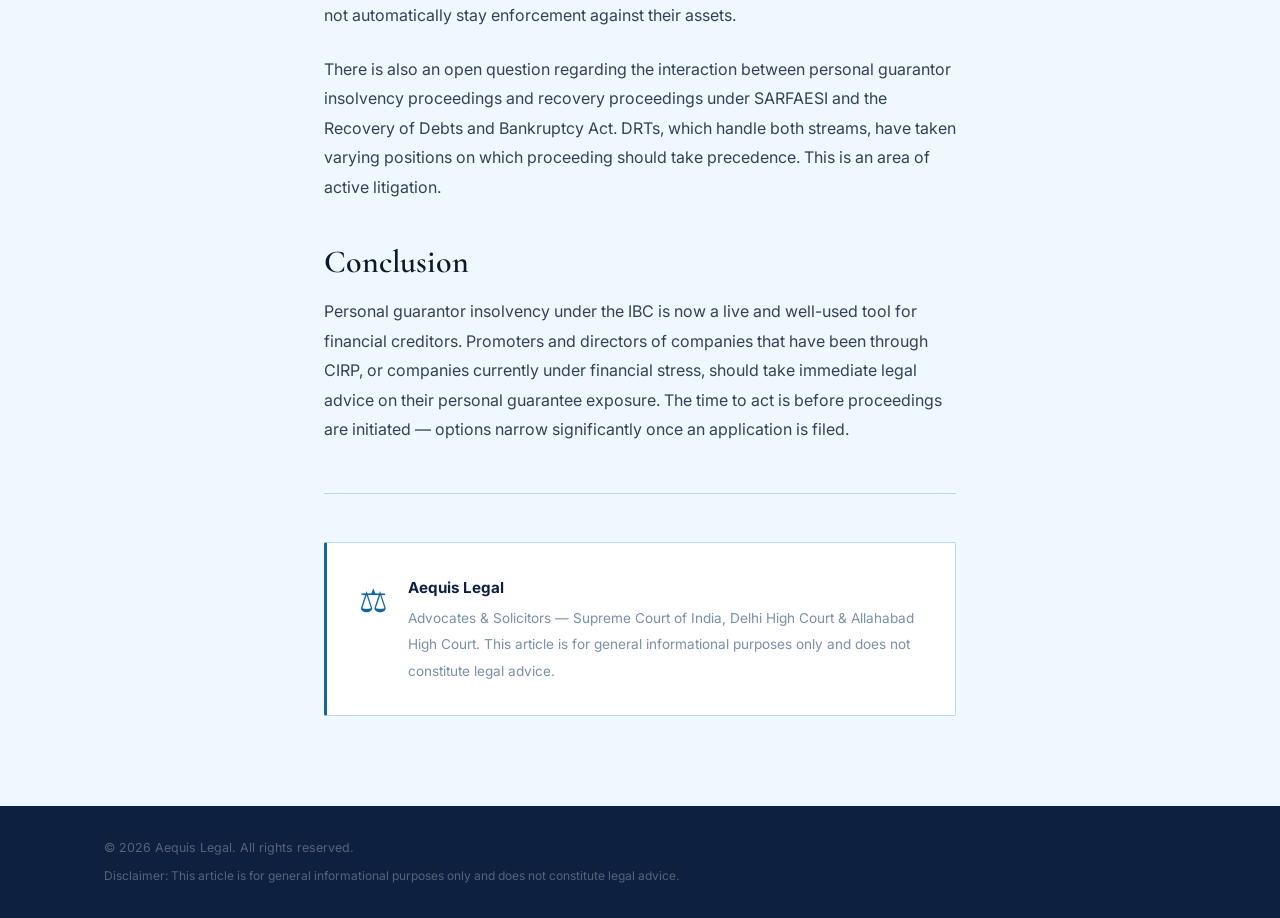
<file: blog/ibc-personal-guarantors.html>
<!DOCTYPE html>
<html lang="en">
<head>
  <meta charset="UTF-8" />
  <meta name="viewport" content="width=device-width, initial-scale=1.0" />
  <title>Personal Guarantors under IBC — Supreme Court Position | Aequis Legal</title>
  <meta name="description" content="Plain-language guide to where personal guarantors of corporate debtors stand under the Insolvency and Bankruptcy Code after the Supreme Court's landmark ruling. NCLT proceedings explained." />
  <meta name="keywords" content="personal guarantor IBC India, insolvency personal guarantor Supreme Court, NCLT personal guarantor proceedings, IBC 2016 guarantor liability, insolvency lawyer Delhi, NCLT advocate Delhi, bankruptcy lawyer India" />
  <meta name="author" content="Utkarsh Kumar, Advocate" />
  <meta name="robots" content="index, follow, max-snippet:-1, max-image-preview:large, max-video-preview:-1" />
  <link rel="canonical" href="https://aequislegal.com/blog/ibc-personal-guarantors.html" />
  <!-- Open Graph -->
  <meta property="og:type"        content="article" />
  <meta property="og:url"         content="https://aequislegal.com/blog/ibc-personal-guarantors.html" />
  <meta property="og:title"       content="Personal Guarantors under IBC — Supreme Court's Position" />
  <meta property="og:description" content="Where do personal guarantors stand under the IBC after the Supreme Court's ruling? A plain-language guide to NCLT proceedings and guarantor liability." />
  <meta property="og:image"       content="https://aequislegal.com/img/utkarsh-kumar.jpg" />
  <meta property="og:locale"      content="en_IN" />
  <meta property="og:site_name"   content="Aequis Legal" />
  <meta property="article:author" content="Utkarsh Kumar" />
  <meta property="article:published_time" content="2026-01-01" />
  <meta property="article:section" content="Insolvency & Bankruptcy" />
  <!-- Twitter Card -->
  <meta name="twitter:card"        content="summary_large_image" />
  <meta name="twitter:title"       content="Personal Guarantors under IBC — Supreme Court's Position" />
  <meta name="twitter:description" content="Where do personal guarantors stand under the IBC after the Supreme Court's ruling? NCLT proceedings and guarantor liability explained." />
  <meta name="twitter:image"       content="https://aequislegal.com/img/utkarsh-kumar.jpg" />
  <!-- Structured Data: BlogPosting -->
  <script type="application/ld+json">
  {
    "@context": "https://schema.org",
    "@type": "BlogPosting",
    "headline": "Personal Guarantors under the IBC: The Supreme Court's Current Position",
    "description": "A plain-language guide to the position of personal guarantors of corporate debtors under the Insolvency and Bankruptcy Code.",
    "url": "https://aequislegal.com/blog/ibc-personal-guarantors.html",
    "datePublished": "2026-01-01",
    "dateModified": "2026-04-27",
    "author": { "@type": "Person", "name": "Utkarsh Kumar", "url": "https://aequislegal.com/about.html" },
    "publisher": { "@type": "Organization", "name": "Aequis Legal", "url": "https://aequislegal.com" },
    "mainEntityOfPage": "https://aequislegal.com/blog/ibc-personal-guarantors.html",
    "about": ["Insolvency and Bankruptcy Code", "NCLT", "Personal Guarantors", "Supreme Court of India"]
  }
  </script>
  <link rel="preconnect" href="https://fonts.googleapis.com">
  <link rel="preconnect" href="https://fonts.gstatic.com" crossorigin>
  <link href="https://fonts.googleapis.com/css2?family=Cormorant+Garamond:ital,wght@0,300;0,400;0,500;0,600;0,700;1,300;1,400;1,600&family=Inter:wght@300;400;500;600&family=Cinzel:wght@400;600&display=swap" rel="stylesheet">
  <link rel="stylesheet" href="../styles.css" />
  <style>
    .blog-hero { background: var(--navy); padding: clamp(80px,10vw,140px) 0 clamp(48px,6vw,80px); }
    .blog-hero .sec-label { color: var(--gold); }
    .blog-hero h1 { font-family: var(--f-serif); font-size: clamp(2rem,5vw,4rem); font-weight:300; color:var(--white); line-height:1.1; margin-bottom:1.5rem; letter-spacing:-0.01em; }
    .blog-hero h1 em { font-style:italic; color:var(--gold); }
    .blog-meta { display:flex; gap:24px; flex-wrap:wrap; align-items:center; }
    .blog-meta-tag { font-size:0.7rem; font-weight:700; letter-spacing:0.12em; text-transform:uppercase; color:var(--gold); background:rgba(21,101,163,0.12); border:1px solid rgba(21,101,163,0.30); padding:5px 12px; border-radius:2px; }
    .blog-meta-date { font-size:0.82rem; color:rgba(255,255,255,0.45); }
    .blog-meta-author { font-size:0.82rem; color:rgba(255,255,255,0.45); }
    .blog-body { max-width:760px; margin:0 auto; padding: clamp(48px,7vw,96px) var(--pad); }
    .blog-body p { font-size:1rem; color:var(--ink-mid); line-height:1.85; margin-bottom:1.5rem; }
    .blog-body h2 { font-family:var(--f-serif); font-size:clamp(1.4rem,2.5vw,2rem); font-weight:600; color:var(--ink); line-height:1.2; margin:2.5rem 0 1rem; }
    .blog-body h3 { font-family:var(--f-serif); font-size:1.15rem; font-weight:600; color:var(--ink); margin:2rem 0 0.75rem; }
    .blog-body blockquote { border-left:2px solid var(--gold); padding:4px 0 4px 20px; margin:2rem 0; font-family:var(--f-serif); font-style:italic; font-size:1.05rem; color:var(--ink); line-height:1.7; }
    .blog-body ul { padding-left:0; margin-bottom:1.5rem; display:flex; flex-direction:column; gap:10px; }
    .blog-body ul li { padding-left:20px; position:relative; font-size:0.95rem; color:var(--ink-mid); line-height:1.75; }
    .blog-body ul li::before { content:'—'; position:absolute; left:0; color:var(--gold); }
    .blog-back { display:inline-flex; align-items:center; gap:8px; font-size:0.85rem; font-weight:500; color:var(--ink-mid); border-bottom:1px solid var(--border); padding-bottom:2px; margin-bottom:3rem; transition:color 0.3s; }
    .blog-back:hover { color:var(--navy); }
    .blog-footer-rule { border:none; border-top:1px solid var(--border); margin:3rem 0; }
    .blog-author-bio { display:flex; gap:20px; align-items:flex-start; padding:2rem; background:var(--white); border:1px solid var(--border); border-left:3px solid var(--gold); border-radius:2px; }
    .bab-icon { font-size:2rem; color:var(--gold); flex-shrink:0; }
    .bab-body strong { display:block; font-size:0.95rem; color:var(--navy); margin-bottom:4px; }
    .bab-body span { font-size:0.85rem; color:var(--ink-light); }
    .callout { background:var(--gold-pale); border:1px solid rgba(184,151,62,0.35); border-left:3px solid var(--gold); padding:1.25rem 1.5rem; border-radius:2px; margin:2rem 0; font-size:0.92rem; color:var(--ink); line-height:1.75; }
  </style>
</head>
<body>

<header class="site-header scrolled" id="siteHeader">
  <nav class="nav-wrap">
    <a href="../index.html" class="nav-brand">
      <span class="nav-emblem">⚖</span>
      <div class="nav-brand-text">
        <span class="nav-firm">Aequis Legal</span>
        <span class="nav-sub">Advocates &amp; Solicitors</span>
      </div>
    </a>
    <ul class="nav-links" id="navLinks">
      <li><a href="../index.html#expertise" class="nl">Expertise</a></li>
      <li><a href="../index.html#about"     class="nl">Our Story</a></li>
      <li><a href="../about.html"           class="nl">People</a></li>
      <li><a href="../index.html#blog"      class="nl">Writings</a></li>
      <li><a href="../index.html#contact"   class="nl nl-cta">Write to Us</a></li>
    </ul>
    <button class="nav-burger" id="navBurger"><span></span><span></span><span></span></button>
  </nav>
</header>

<div class="blog-hero">
  <div class="container">
    <div class="sec-label">Writings · IBC &amp; Insolvency</div>
    <h1>Personal Guarantors under the IBC:<br/><em>Where the Law Stands Today</em></h1>
    <div class="blog-meta">
      <span class="blog-meta-tag">IBC · Insolvency</span>
      <span class="blog-meta-date">January 2026</span>
      <span class="blog-meta-author">Aequis Legal</span>
    </div>
  </div>
</div>

<div class="blog-body container">

  <a href="../index.html#blog" class="blog-back">← Back to Writings</a>

  <p>
    When the Insolvency and Bankruptcy Code, 2016 was amended in 2019 to bring personal 
    guarantors of corporate debtors within its fold, it triggered a wave of anxiety among 
    promoters, directors and individuals who had signed personal guarantees as a routine 
    condition of credit facilities. The question everyone was asking: can the bank now 
    come for my personal assets?
  </p>

  <p>
    The short answer, after the Supreme Court's landmark ruling in <em>Lalit Kumar Jain v. 
    Union of India</em> (2021), is: yes — and the mechanism is more robust than many 
    anticipated.
  </p>

  <h2>The Legislative Background</h2>

  <p>
    Part III of the IBC, dealing with insolvency and bankruptcy of individuals and 
    partnership firms, was notified in stages. Sections 78 to 187, covering personal 
    guarantors to corporate debtors, came into force on 1 December 2019 through a 
    notification. The insertion was challenged before various High Courts on 
    constitutional grounds — primarily that Parliament had exceeded its competence 
    and that the provisions violated Articles 14 and 19 of the Constitution.
  </p>

  <p>
    The Supreme Court, in a Constitution Bench decision in <em>Lalit Kumar Jain</em>, 
    upheld the constitutional validity of the provisions. The court held that 
    Parliament was competent to legislate on insolvency of personal guarantors 
    under Entry 9 of List III (Concurrent List), and that the provisions did not 
    offend any fundamental right.
  </p>

  <div class="callout">
    <strong>Key point:</strong> The IBC applies to personal guarantors of corporate debtors — 
    not all personal guarantors. If you guaranteed a loan taken by a company, you may be 
    within the Code's scope. Individual borrowers and guarantors for loans to individuals 
    or partnerships are governed under a different chapter.
  </div>

  <h2>The Process: Insolvency Resolution for Personal Guarantors</h2>

  <p>
    A creditor (almost always a financial institution) can file an application against a 
    personal guarantor before the Debt Recovery Tribunal (DRT) — not the NCLT. This is 
    a point of frequent confusion: corporate insolvency runs through the NCLT; personal 
    guarantor insolvency runs through the DRT.
  </p>

  <p>
    The process once triggered:
  </p>

  <ul>
    <li>The DRT admits the application and appoints a Resolution Professional (RP).</li>
    <li>The RP prepares a list of the guarantor's assets and liabilities and invites claims from creditors.</li>
    <li>A repayment plan is prepared, submitted to creditors and, if approved by 75% (by value), confirmed by the DRT.</li>
    <li>If no plan is approved, or the guarantor is unable to repay, a Bankruptcy Order may be passed — vesting the guarantor's assets in a Bankruptcy Trustee for distribution.</li>
  </ul>

  <h3>Critically: The Corporate Insolvency Resolution does not discharge the Guarantor</h3>

  <p>
    One of the most important and surprising aspects of the current law — confirmed in 
    <em>Lalit Kumar Jain</em> — is that a personal guarantor is <em>not</em> discharged 
    from their liability merely because the corporate debtor has undergone CIRP and had 
    a Resolution Plan approved.
  </p>

  <blockquote>
    "The approval of a resolution plan does not ipso facto discharge a personal guarantor 
    of a corporate debtor of her/his liabilities under the contract of guarantee."
    <br/>— Lalit Kumar Jain v. Union of India, (2021) 9 SCC 321
  </blockquote>

  <p>
    This is a departure from common law principle that a creditor accepting a composition 
    with the principal debtor discharges the surety. The IBC overrides that principle. 
    A guarantor who assumed personal guarantee obligations may find themselves liable for 
    the entire debt even after the company has been resolved.
  </p>

  <h2>Practical Implications for Promoters and Directors</h2>

  <p>
    This has real consequences for anyone who has signed — or is being asked to sign — 
    a personal guarantee:
  </p>

  <ul>
    <li>Personal guarantee obligations should no longer be signed as a formality. The risk of personal insolvency proceedings is now real and not merely theoretical.</li>
    <li>The scope of the guarantee (amount, duration, assets covered) should be carefully negotiated and limited wherever possible.</li>
    <li>An indemnity from the corporate borrower — enforceable against the company before insolvency — provides some protection but dissolves once CIRP begins.</li>
    <li>Promoters who are also directors should be aware that actions during the CIRP period (including non-cooperation with the RP) may attract separate liability under the Code.</li>
  </ul>

  <h2>Recent Developments</h2>

  <p>
    Subsequent to <em>Lalit Kumar Jain</em>, the courts have been working through the 
    finer questions. The Supreme Court in <em>State Bank of India v. Krishnakumar 
    Venkataramanashetty</em> (2023) addressed the question of whether moratorium under 
    Section 96 (personal guarantor moratorium) applies to enforcement actions by secured 
    creditors against assets of the guarantor. The position remains that the moratorium 
    is personal — it protects the guarantor from legal proceedings but does not 
    automatically stay enforcement against their assets.
  </p>

  <p>
    There is also an open question regarding the interaction between personal guarantor 
    insolvency proceedings and recovery proceedings under SARFAESI and the Recovery of 
    Debts and Bankruptcy Act. DRTs, which handle both streams, have taken varying 
    positions on which proceeding should take precedence. This is an area of active 
    litigation.
  </p>

  <h2>Conclusion</h2>

  <p>
    Personal guarantor insolvency under the IBC is now a live and well-used tool for 
    financial creditors. Promoters and directors of companies that have been through CIRP, 
    or companies currently under financial stress, should take immediate legal advice on 
    their personal guarantee exposure. The time to act is before proceedings are initiated — 
    options narrow significantly once an application is filed.
  </p>

  <hr class="blog-footer-rule"/>

  <div class="blog-author-bio">
    <span class="bab-icon">⚖</span>
    <div class="bab-body">
      <strong>Aequis Legal</strong>
      <span>Advocates &amp; Solicitors — Supreme Court of India, Delhi High Court &amp; Allahabad High Court. This article is for general informational purposes only and does not constitute legal advice.</span>
    </div>
  </div>

</div>

<footer class="site-footer">
  <div class="container">
    <div class="ft-bottom" style="border-top:none; padding-top:32px;">
      <p>© 2026 Aequis Legal. All rights reserved.</p>
      <p class="ft-disclaimer">Disclaimer: This article is for general informational purposes only and does not constitute legal advice.</p>
    </div>
  </div>
</footer>

<script src="../script.js"></script>
</body>
</html>
</file>
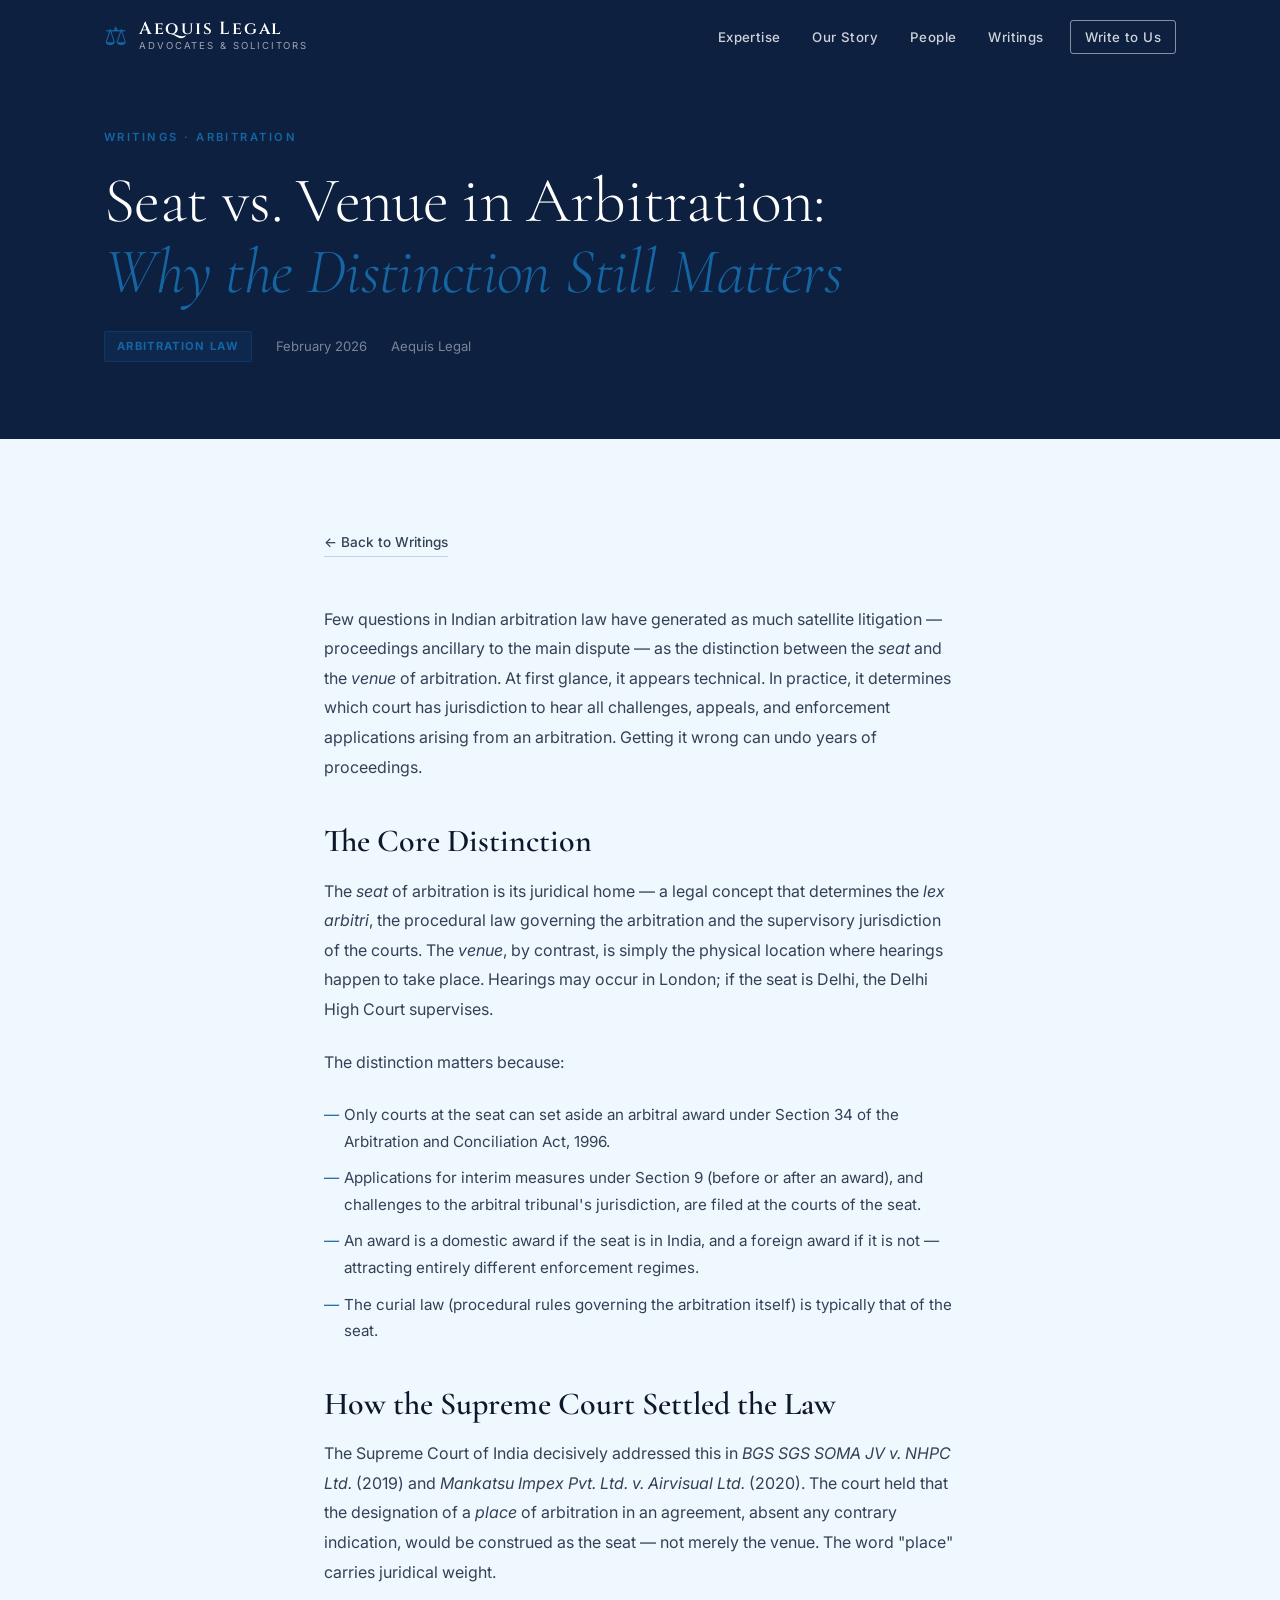
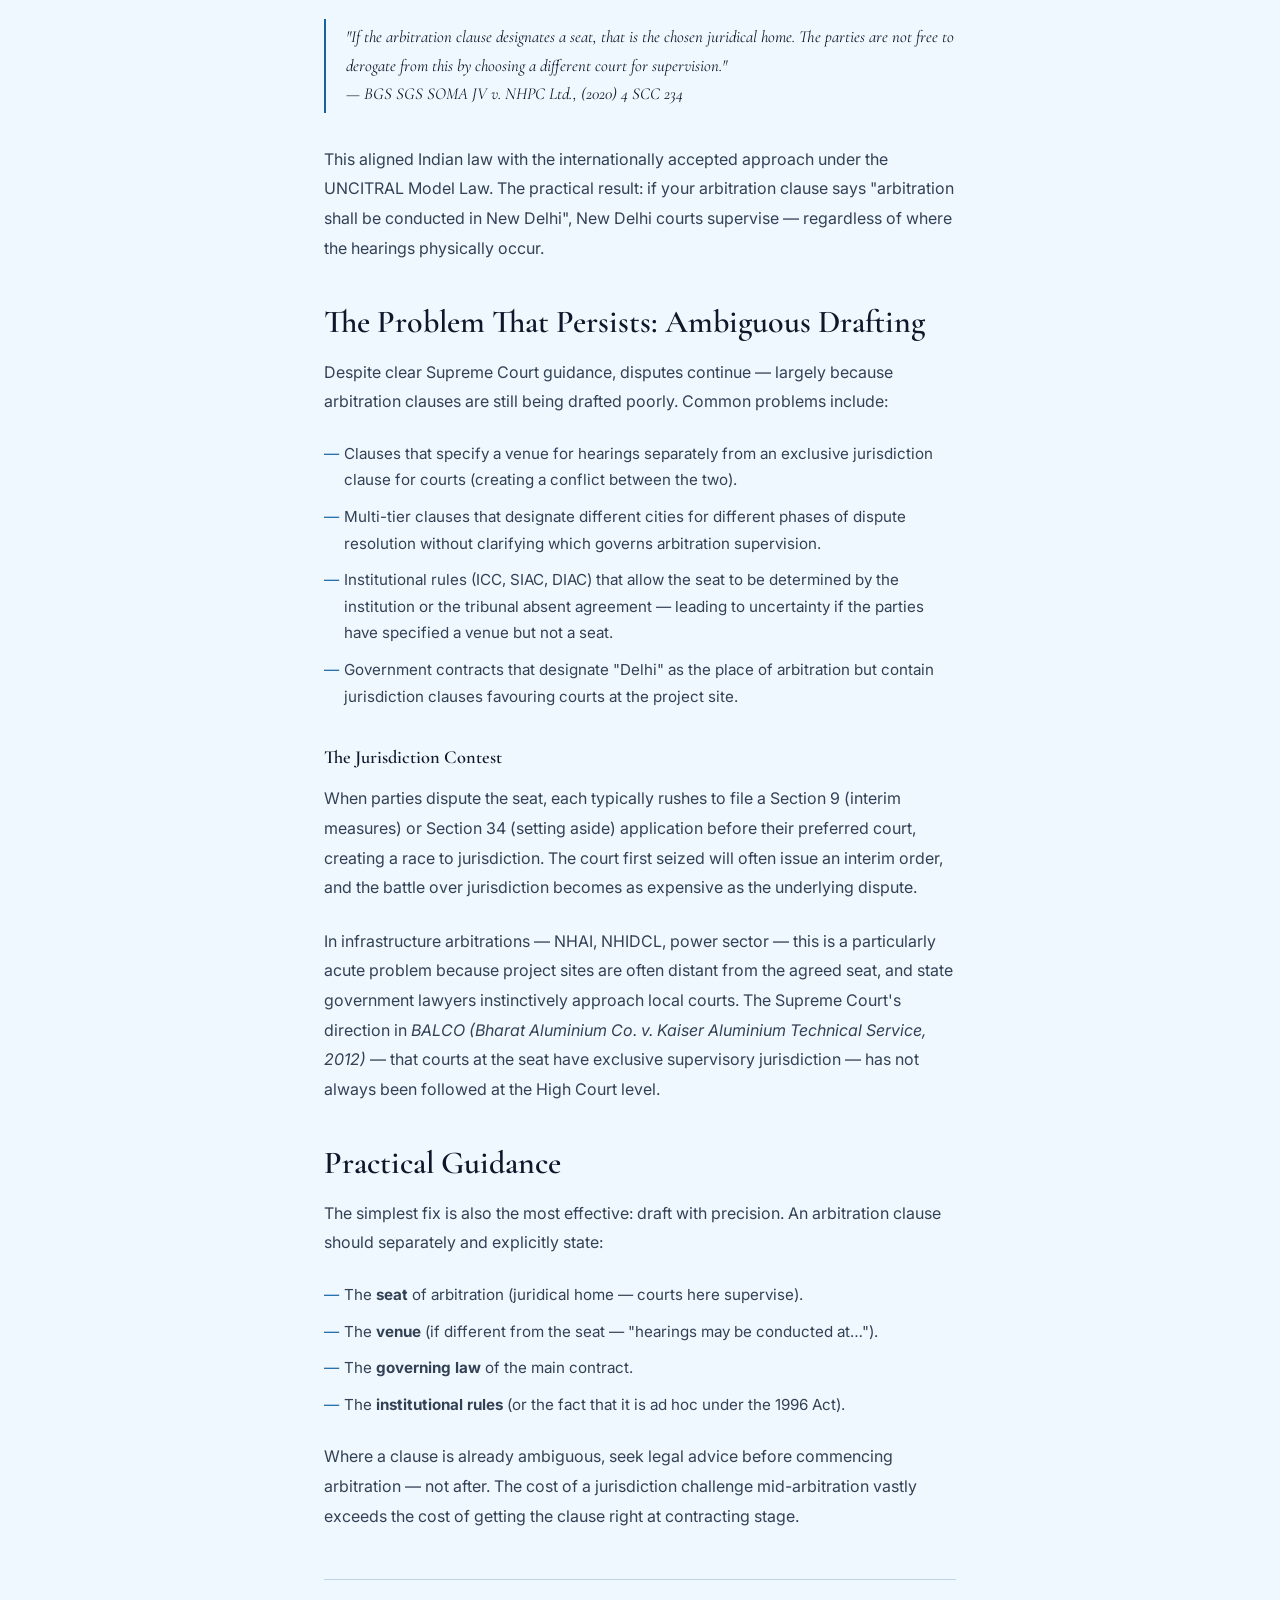
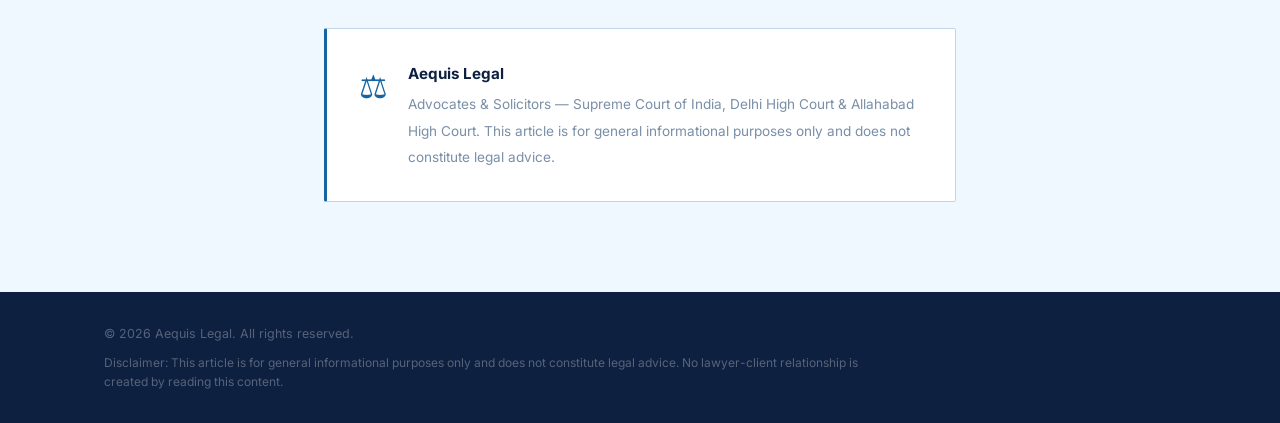
<file: blog/seat-vs-venue-arbitration.html>
<!DOCTYPE html>
<html lang="en">
<head>
  <meta charset="UTF-8" />
  <meta name="viewport" content="width=device-width, initial-scale=1.0" />
  <title>Seat vs. Venue in Arbitration — Indian Law Explained | Aequis Legal</title>
  <meta name="description" content="Why the distinction between juridical seat and physical venue of arbitration still matters in Indian law — and how the Supreme Court and High Courts approach it today." />
  <meta name="keywords" content="seat vs venue arbitration India, juridical seat arbitration, arbitration law India, international arbitration India, ICC arbitration lawyer Delhi, Arbitration Conciliation Act India, arbitration lawyer New Delhi, Supreme Court arbitration India" />
  <meta name="author" content="Utkarsh Kumar, Advocate" />
  <meta name="robots" content="index, follow, max-snippet:-1, max-image-preview:large, max-video-preview:-1" />
  <link rel="canonical" href="https://aequislegal.com/blog/seat-vs-venue-arbitration.html" />
  <!-- Open Graph -->
  <meta property="og:type"        content="article" />
  <meta property="og:url"         content="https://aequislegal.com/blog/seat-vs-venue-arbitration.html" />
  <meta property="og:title"       content="Seat vs. Venue in Arbitration — Indian Law Explained" />
  <meta property="og:description" content="Why the juridical seat and physical venue distinction still matters in Indian arbitration law — and how courts approach it today." />
  <meta property="og:image"       content="https://aequislegal.com/img/utkarsh-kumar.jpg" />
  <meta property="og:locale"      content="en_IN" />
  <meta property="og:site_name"   content="Aequis Legal" />
  <meta property="article:author" content="Utkarsh Kumar" />
  <meta property="article:published_time" content="2026-02-01" />
  <meta property="article:section" content="Arbitration Law" />
  <!-- Twitter Card -->
  <meta name="twitter:card"        content="summary_large_image" />
  <meta name="twitter:title"       content="Seat vs. Venue in Arbitration — Indian Law Explained" />
  <meta name="twitter:description" content="Why the juridical seat and physical venue distinction still matters in Indian arbitration — and how courts approach it today." />
  <meta name="twitter:image"       content="https://aequislegal.com/img/utkarsh-kumar.jpg" />
  <!-- Structured Data: BlogPosting -->
  <script type="application/ld+json">
  {
    "@context": "https://schema.org",
    "@type": "BlogPosting",
    "headline": "Seat vs. Venue in Arbitration: Why It Still Matters in Indian Law",
    "description": "The confusion between juridical seat and physical venue of arbitration — why it still matters and how Indian courts approach it.",
    "url": "https://aequislegal.com/blog/seat-vs-venue-arbitration.html",
    "datePublished": "2026-02-01",
    "dateModified": "2026-04-27",
    "author": { "@type": "Person", "name": "Utkarsh Kumar", "url": "https://aequislegal.com/about.html" },
    "publisher": { "@type": "Organization", "name": "Aequis Legal", "url": "https://aequislegal.com" },
    "mainEntityOfPage": "https://aequislegal.com/blog/seat-vs-venue-arbitration.html",
    "about": ["Arbitration Law", "Seat of Arbitration", "Arbitration and Conciliation Act", "Supreme Court of India"]
  }
  </script>
  <link rel="preconnect" href="https://fonts.googleapis.com">
  <link rel="preconnect" href="https://fonts.gstatic.com" crossorigin>
  <link href="https://fonts.googleapis.com/css2?family=Cormorant+Garamond:ital,wght@0,300;0,400;0,500;0,600;0,700;1,300;1,400;1,600&family=Inter:wght@300;400;500;600&family=Cinzel:wght@400;600&display=swap" rel="stylesheet">
  <link rel="stylesheet" href="../styles.css" />
  <style>
    .blog-hero { background: var(--navy); padding: clamp(80px,10vw,140px) 0 clamp(48px,6vw,80px); }
    .blog-hero .sec-label { color: var(--gold); }
    .blog-hero h1 { font-family: var(--f-serif); font-size: clamp(2rem,5vw,4rem); font-weight:300; color:var(--white); line-height:1.1; margin-bottom:1.5rem; letter-spacing:-0.01em; }
    .blog-hero h1 em { font-style:italic; color:var(--gold); }
    .blog-meta { display:flex; gap:24px; flex-wrap:wrap; align-items:center; }
    .blog-meta-tag { font-size:0.7rem; font-weight:700; letter-spacing:0.12em; text-transform:uppercase; color:var(--gold); background:rgba(21,101,163,0.12); border:1px solid rgba(21,101,163,0.30); padding:5px 12px; border-radius:2px; }
    .blog-meta-date { font-size:0.82rem; color:rgba(255,255,255,0.45); }
    .blog-meta-author { font-size:0.82rem; color:rgba(255,255,255,0.45); }
    .blog-body { max-width:760px; margin:0 auto; padding: clamp(48px,7vw,96px) var(--pad); }
    .blog-body p { font-size:1rem; color:var(--ink-mid); line-height:1.85; margin-bottom:1.5rem; }
    .blog-body h2 { font-family:var(--f-serif); font-size:clamp(1.4rem,2.5vw,2rem); font-weight:600; color:var(--ink); line-height:1.2; margin:2.5rem 0 1rem; }
    .blog-body h3 { font-family:var(--f-serif); font-size:1.15rem; font-weight:600; color:var(--ink); margin:2rem 0 0.75rem; }
    .blog-body blockquote { border-left:2px solid var(--gold); padding:4px 0 4px 20px; margin:2rem 0; font-family:var(--f-serif); font-style:italic; font-size:1.05rem; color:var(--ink); line-height:1.7; }
    .blog-body ul { padding-left:0; margin-bottom:1.5rem; display:flex; flex-direction:column; gap:10px; }
    .blog-body ul li { padding-left:20px; position:relative; font-size:0.95rem; color:var(--ink-mid); line-height:1.75; }
    .blog-body ul li::before { content:'—'; position:absolute; left:0; color:var(--gold); }
    .blog-back { display:inline-flex; align-items:center; gap:8px; font-size:0.85rem; font-weight:500; color:var(--ink-mid); border-bottom:1px solid var(--border); padding-bottom:2px; margin-bottom:3rem; transition:color 0.3s; }
    .blog-back:hover { color:var(--navy); }
    .blog-footer-rule { border:none; border-top:1px solid var(--border); margin:3rem 0; }
    .blog-author-bio { display:flex; gap:20px; align-items:flex-start; padding:2rem; background:var(--white); border:1px solid var(--border); border-left:3px solid var(--gold); border-radius:2px; }
    .bab-icon { font-size:2rem; color:var(--gold); flex-shrink:0; }
    .bab-body strong { display:block; font-size:0.95rem; color:var(--navy); margin-bottom:4px; }
    .bab-body span { font-size:0.85rem; color:var(--ink-light); }
  </style>
</head>
<body>

<header class="site-header scrolled" id="siteHeader">
  <nav class="nav-wrap">
    <a href="../index.html" class="nav-brand">
      <span class="nav-emblem">⚖</span>
      <div class="nav-brand-text">
        <span class="nav-firm">Aequis Legal</span>
        <span class="nav-sub">Advocates &amp; Solicitors</span>
      </div>
    </a>
    <ul class="nav-links" id="navLinks">
      <li><a href="../index.html#expertise" class="nl">Expertise</a></li>
      <li><a href="../index.html#about"     class="nl">Our Story</a></li>
      <li><a href="../about.html"           class="nl">People</a></li>
      <li><a href="../index.html#blog"      class="nl">Writings</a></li>
      <li><a href="../index.html#contact"   class="nl nl-cta">Write to Us</a></li>
    </ul>
    <button class="nav-burger" id="navBurger"><span></span><span></span><span></span></button>
  </nav>
</header>

<div class="blog-hero">
  <div class="container">
    <div class="sec-label">Writings · Arbitration</div>
    <h1>Seat vs. Venue in Arbitration:<br/><em>Why the Distinction Still Matters</em></h1>
    <div class="blog-meta">
      <span class="blog-meta-tag">Arbitration Law</span>
      <span class="blog-meta-date">February 2026</span>
      <span class="blog-meta-author">Aequis Legal</span>
    </div>
  </div>
</div>

<div class="blog-body container">

  <a href="../index.html#blog" class="blog-back">← Back to Writings</a>

  <p>
    Few questions in Indian arbitration law have generated as much satellite litigation — 
    proceedings ancillary to the main dispute — as the distinction between the <em>seat</em> 
    and the <em>venue</em> of arbitration. At first glance, it appears technical. In practice, 
    it determines which court has jurisdiction to hear all challenges, appeals, and enforcement 
    applications arising from an arbitration. Getting it wrong can undo years of proceedings.
  </p>

  <h2>The Core Distinction</h2>

  <p>
    The <em>seat</em> of arbitration is its juridical home — a legal concept that determines 
    the <em>lex arbitri</em>, the procedural law governing the arbitration and the supervisory 
    jurisdiction of the courts. The <em>venue</em>, by contrast, is simply the physical 
    location where hearings happen to take place. Hearings may occur in London; if the seat 
    is Delhi, the Delhi High Court supervises.
  </p>

  <p>
    The distinction matters because:
  </p>

  <ul>
    <li>Only courts at the seat can set aside an arbitral award under Section 34 of the Arbitration and Conciliation Act, 1996.</li>
    <li>Applications for interim measures under Section 9 (before or after an award), and challenges to the arbitral tribunal's jurisdiction, are filed at the courts of the seat.</li>
    <li>An award is a domestic award if the seat is in India, and a foreign award if it is not — attracting entirely different enforcement regimes.</li>
    <li>The curial law (procedural rules governing the arbitration itself) is typically that of the seat.</li>
  </ul>

  <h2>How the Supreme Court Settled the Law</h2>

  <p>
    The Supreme Court of India decisively addressed this in <em>BGS SGS SOMA JV v. NHPC Ltd.</em> 
    (2019) and <em>Mankatsu Impex Pvt. Ltd. v. Airvisual Ltd.</em> (2020). The court held that 
    the designation of a <em>place</em> of arbitration in an agreement, absent any contrary 
    indication, would be construed as the seat — not merely the venue. The word "place" carries 
    juridical weight.
  </p>

  <blockquote>
    "If the arbitration clause designates a seat, that is the chosen juridical home. The parties 
    are not free to derogate from this by choosing a different court for supervision."
    <br/>— BGS SGS SOMA JV v. NHPC Ltd., (2020) 4 SCC 234
  </blockquote>

  <p>
    This aligned Indian law with the internationally accepted approach under the UNCITRAL Model 
    Law. The practical result: if your arbitration clause says "arbitration shall be conducted 
    in New Delhi", New Delhi courts supervise — regardless of where the hearings physically occur.
  </p>

  <h2>The Problem That Persists: Ambiguous Drafting</h2>

  <p>
    Despite clear Supreme Court guidance, disputes continue — largely because arbitration clauses 
    are still being drafted poorly. Common problems include:
  </p>

  <ul>
    <li>Clauses that specify a venue for hearings separately from an exclusive jurisdiction clause for courts (creating a conflict between the two).</li>
    <li>Multi-tier clauses that designate different cities for different phases of dispute resolution without clarifying which governs arbitration supervision.</li>
    <li>Institutional rules (ICC, SIAC, DIAC) that allow the seat to be determined by the institution or the tribunal absent agreement — leading to uncertainty if the parties have specified a venue but not a seat.</li>
    <li>Government contracts that designate "Delhi" as the place of arbitration but contain jurisdiction clauses favouring courts at the project site.</li>
  </ul>

  <h3>The Jurisdiction Contest</h3>

  <p>
    When parties dispute the seat, each typically rushes to file a Section 9 (interim measures) 
    or Section 34 (setting aside) application before their preferred court, creating a race to 
    jurisdiction. The court first seized will often issue an interim order, and the battle over 
    jurisdiction becomes as expensive as the underlying dispute.
  </p>

  <p>
    In infrastructure arbitrations — NHAI, NHIDCL, power sector — this is a particularly acute 
    problem because project sites are often distant from the agreed seat, and state government 
    lawyers instinctively approach local courts. The Supreme Court's direction in <em>BALCO 
    (Bharat Aluminium Co. v. Kaiser Aluminium Technical Service, 2012)</em> — that courts at 
    the seat have exclusive supervisory jurisdiction — has not always been followed at the High 
    Court level.
  </p>

  <h2>Practical Guidance</h2>

  <p>
    The simplest fix is also the most effective: draft with precision. An arbitration clause 
    should separately and explicitly state:
  </p>

  <ul>
    <li>The <strong>seat</strong> of arbitration (juridical home — courts here supervise).</li>
    <li>The <strong>venue</strong> (if different from the seat — "hearings may be conducted at…").</li>
    <li>The <strong>governing law</strong> of the main contract.</li>
    <li>The <strong>institutional rules</strong> (or the fact that it is ad hoc under the 1996 Act).</li>
  </ul>

  <p>
    Where a clause is already ambiguous, seek legal advice before commencing arbitration — 
    not after. The cost of a jurisdiction challenge mid-arbitration vastly exceeds the cost 
    of getting the clause right at contracting stage.
  </p>

  <hr class="blog-footer-rule"/>

  <div class="blog-author-bio">
    <span class="bab-icon">⚖</span>
    <div class="bab-body">
      <strong>Aequis Legal</strong>
      <span>Advocates &amp; Solicitors — Supreme Court of India, Delhi High Court &amp; Allahabad High Court. This article is for general informational purposes only and does not constitute legal advice.</span>
    </div>
  </div>

</div>

<footer class="site-footer">
  <div class="container">
    <div class="ft-bottom" style="border-top:none; padding-top:32px;">
      <p>© 2026 Aequis Legal. All rights reserved.</p>
      <p class="ft-disclaimer">Disclaimer: This article is for general informational purposes only and does not constitute legal advice. No lawyer-client relationship is created by reading this content.</p>
    </div>
  </div>
</footer>

<script src="../script.js"></script>
</body>
</html>
</file>
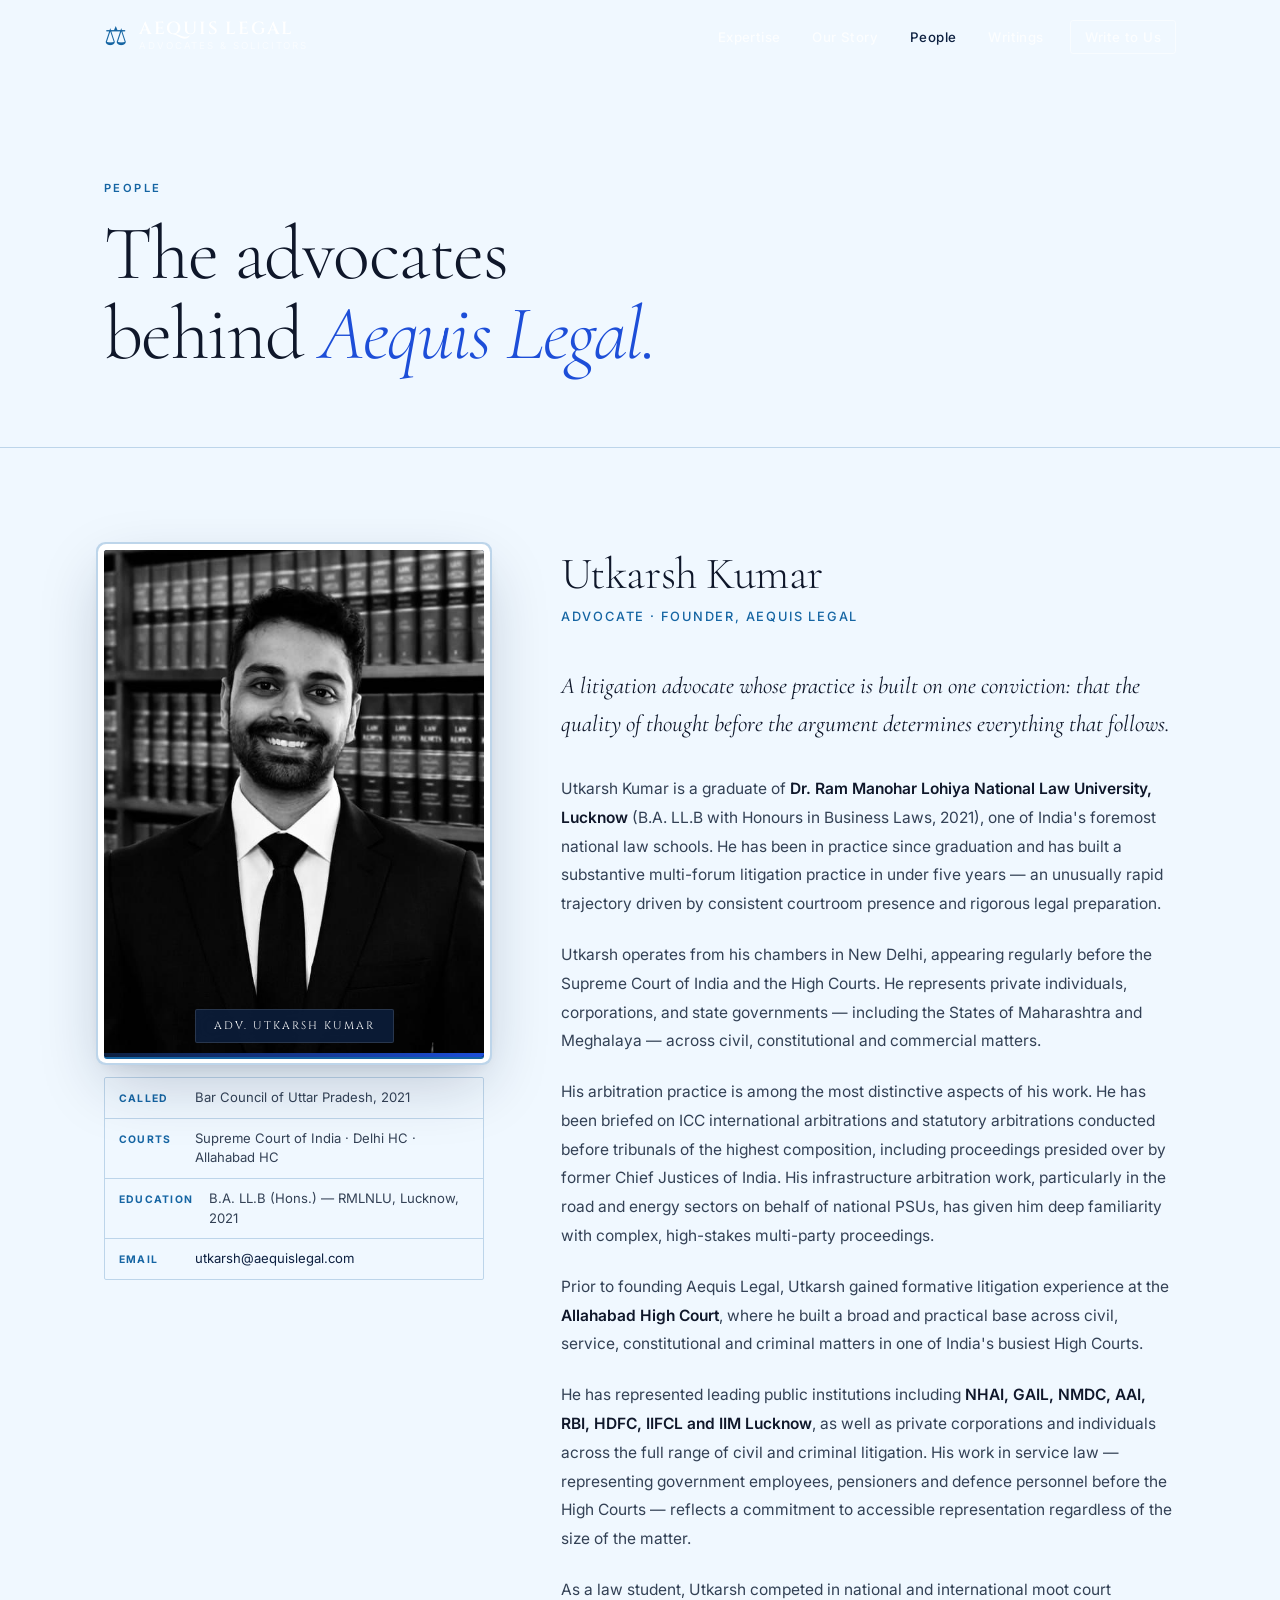
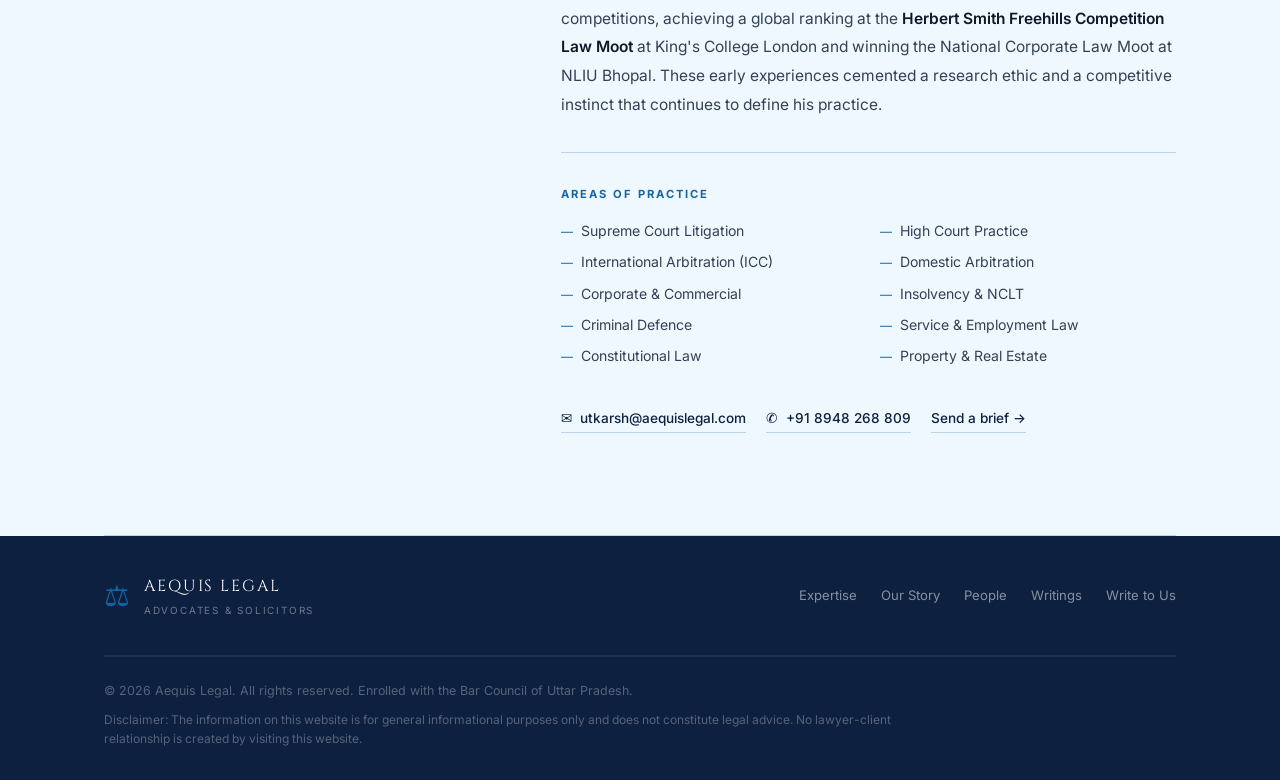
<file: website/about.html>
<!DOCTYPE html>
<html lang="en">
<head>
  <meta charset="UTF-8" />
  <meta name="viewport" content="width=device-width, initial-scale=1.0" />
  <title>Utkarsh Kumar — Advocate | Supreme Court of India | Aequis Legal</title>
  <meta name="description" content="Utkarsh Kumar is an advocate practising before the Supreme Court of India, Delhi HC and Allahabad HC. RMLNLU alumnus specialising in arbitration, corporate, constitutional and criminal law. New Delhi." />
  <meta name="keywords" content="Utkarsh Kumar advocate, Supreme Court advocate New Delhi, RMLNLU lawyer India, arbitration lawyer New Delhi, corporate lawyer Supreme Court India, IBC NCLT advocate Delhi, constitutional lawyer India, criminal lawyer Delhi, Aequis Legal" />
  <meta name="author" content="Utkarsh Kumar, Advocate" />
  <meta name="robots" content="index, follow, max-snippet:-1, max-image-preview:large, max-video-preview:-1" />
  <link rel="canonical" href="https://aequislegal.com/about.html" />
  <!-- Geo — local SEO -->
  <meta name="geo.region" content="IN-DL" />
  <meta name="geo.placename" content="New Delhi, India" />
  <!-- Open Graph -->
  <meta property="og:type"        content="profile" />
  <meta property="og:url"         content="https://aequislegal.com/about.html" />
  <meta property="og:title"       content="Utkarsh Kumar — Advocate & Founder | Aequis Legal" />
  <meta property="og:description" content="Advocate practising before the Supreme Court of India, Delhi HC and Allahabad HC. Arbitration, constitutional, corporate and criminal law. New Delhi." />
  <meta property="og:image"       content="https://aequislegal.com/img/utkarsh-kumar.jpg" />
  <meta property="og:locale"      content="en_IN" />
  <meta property="og:site_name"   content="Aequis Legal" />
  <!-- Twitter Card -->
  <meta name="twitter:card"        content="summary_large_image" />
  <meta name="twitter:title"       content="Utkarsh Kumar — Advocate & Founder | Aequis Legal" />
  <meta name="twitter:description" content="Practising before the Supreme Court of India, Delhi HC and Allahabad HC. Arbitration, constitutional, corporate and criminal law." />
  <meta name="twitter:image"       content="https://aequislegal.com/img/utkarsh-kumar.jpg" />
  <!-- Structured Data: Person -->
  <script type="application/ld+json">
  {
    "@context": "https://schema.org",
    "@type": "Person",
    "name": "Utkarsh Kumar",
    "jobTitle": "Advocate",
    "description": "Litigation advocate practising before the Supreme Court of India, Delhi High Court and Allahabad High Court, specialising in civil, corporate, arbitration, constitutional and criminal matters.",
    "url": "https://aequislegal.com/about.html",
    "image": "https://aequislegal.com/img/utkarsh-kumar.jpg",
    "email": "utkarsh@aequislegal.com",
    "telephone": "+918948268809",
    "address": {
      "@type": "PostalAddress",
      "streetAddress": "A446, Lower Ground Floor, Defence Colony",
      "addressLocality": "New Delhi",
      "addressRegion": "Delhi",
      "postalCode": "110024",
      "addressCountry": "IN"
    },
    "alumniOf": {
      "@type": "CollegeOrUniversity",
      "name": "Dr. Ram Manohar Lohiya National Law University, Lucknow"
    },
    "worksFor": {
      "@type": "LegalService",
      "name": "Aequis Legal",
      "url": "https://aequislegal.com/"
    },
    "knowsAbout": [
      "Supreme Court of India",
      "Delhi High Court",
      "Allahabad High Court",
      "ICC International Arbitration",
      "IBC Insolvency and Bankruptcy Code",
      "NCLT Proceedings",
      "Constitutional Law",
      "Corporate Law",
      "Criminal Law",
      "Service Law"
    ]
  }
  </script>
  <link rel="preconnect" href="https://fonts.googleapis.com">
  <link rel="preconnect" href="https://fonts.gstatic.com" crossorigin>
  <link href="https://fonts.googleapis.com/css2?family=Cormorant+Garamond:ital,wght@0,300;0,400;0,500;0,600;0,700;1,300;1,400;1,600&family=Inter:wght@300;400;500;600&family=Cinzel:wght@400;600&display=swap" rel="stylesheet">
  <link rel="stylesheet" href="styles.css" />
  <style>
    /* ── Page-specific overrides ── */
    .people-hero {
      padding: clamp(110px, 14vw, 180px) 0 clamp(48px, 6vw, 72px);
      border-bottom: 1px solid var(--border);
    }
    .people-hero .sec-label { margin-bottom: 1rem; }
    .people-hero h1 {
      font-family: var(--f-serif);
      font-size: clamp(2.6rem, 6vw, 5rem);
      font-weight: 300; line-height: 1.05;
      color: var(--ink); letter-spacing: -0.02em;
    }
    .people-hero h1 em { font-style: italic; color: var(--accent); }

    /* Person layout */
    .person-layout {
      display: grid;
      grid-template-columns: 380px 1fr;
      gap: clamp(40px, 6vw, 96px);
      align-items: start;
      padding: clamp(56px, 8vw, 112px) 0;
      border-bottom: 1px solid var(--border);
    }

    /* Photo column */
    .person-photo-col { position: sticky; top: 96px; }

    /* Professional framed portrait */
    .person-photo-wrap {
      position: relative;
      aspect-ratio: 3/4;
      background: var(--navy);
      border-radius: 3px;
      /* Outer shadow — depth */
      box-shadow:
        0 2px 0 0 var(--gold),
        0 0 0 6px #ffffff,
        0 0 0 8px var(--border),
        0 24px 64px rgba(13, 32, 64, 0.22),
        0 6px 18px rgba(13, 32, 64, 0.14);
      overflow: hidden;
    }

    /* The actual photo */
    .person-photo-wrap img {
      width: 100%; height: 100%;
      display: block;
      object-fit: cover;
      object-position: top center;
      transition: transform 0.7s cubic-bezier(0.4, 0, 0.2, 1);
    }
    .person-photo-wrap:hover img {
      transform: scale(1.03);
    }

    /* Blue brand bar at bottom */
    .person-photo-wrap::after {
      content: '';
      position: absolute; bottom: 0; left: 0; right: 0; height: 4px;
      background: linear-gradient(90deg, var(--navy), var(--accent));
      z-index: 2;
    }

    /* Name badge overlay */
    .photo-name-badge {
      position: absolute; bottom: 14px; left: 0; right: 0;
      display: flex; justify-content: center;
      z-index: 3;
      pointer-events: none;
    }
    .photo-name-badge span {
      background: rgba(13, 32, 64, 0.82);
      backdrop-filter: blur(8px);
      color: #ffffff;
      font-family: var(--f-title);
      font-size: 0.68rem;
      letter-spacing: 0.18em;
      text-transform: uppercase;
      padding: 7px 18px;
      border-radius: 2px;
      border: 1px solid rgba(255,255,255,0.12);
    }

    /* Credential tags */
    .person-tags {
      margin-top: 1.25rem;
      display: flex; flex-direction: column; gap: 0;
      border: 1px solid var(--border); border-radius: 2px; overflow: hidden;
    }
    .ptag {
      display: flex; gap: 16px; align-items: baseline;
      padding: 10px 14px; border-bottom: 1px solid var(--border);
      font-size: 0.82rem;
    }
    .ptag:last-child { border-bottom: none; }
    .ptag-lbl {
      font-size: 0.65rem; font-weight: 700; letter-spacing: 0.12em;
      text-transform: uppercase; color: var(--gold); min-width: 60px; flex-shrink: 0;
    }
    .ptag-val { color: var(--ink-mid); line-height: 1.5; }

    /* Bio column */
    .person-bio-col {}
    .person-name {
      font-family: var(--f-serif);
      font-size: clamp(2rem, 3.5vw, 3rem);
      font-weight: 300; color: var(--ink); line-height: 1.1;
      margin-bottom: 6px; letter-spacing: -0.01em;
    }
    .person-title {
      font-size: 0.8rem; font-weight: 500; letter-spacing: 0.14em;
      text-transform: uppercase; color: var(--gold); margin-bottom: 2.5rem;
    }
    .person-lede {
      font-family: var(--f-serif);
      font-size: clamp(1.15rem, 2vw, 1.45rem);
      font-weight: 400; font-style: italic; line-height: 1.65;
      color: var(--ink); margin-bottom: 2rem;
    }
    .person-bio p {
      font-size: 0.97rem; color: var(--ink-mid); line-height: 1.85;
      margin-bottom: 1.4rem;
    }
    .person-bio strong { color: var(--ink); font-weight: 600; }
    .person-bio a { color: var(--navy); border-bottom: 1px solid var(--border); transition: border-color 0.3s; }
    .person-bio a:hover { border-color: var(--navy); }

    /* Practice areas for bio */
    .person-areas {
      margin-top: 2rem;
      border-top: 1px solid var(--border);
      padding-top: 2rem;
    }
    .person-areas-label {
      font-size: 0.7rem; font-weight: 700; letter-spacing: 0.18em;
      text-transform: uppercase; color: var(--gold); margin-bottom: 1rem;
    }
    .person-areas-grid {
      display: grid; grid-template-columns: 1fr 1fr; gap: 8px 24px;
    }
    .pa-item {
      font-size: 0.88rem; color: var(--ink-mid);
      display: flex; align-items: baseline; gap: 8px;
    }
    .pa-item::before { content: '—'; color: var(--gold); font-size: 0.75rem; flex-shrink: 0; }

    /* Contact strip */
    .person-contact {
      margin-top: 2.5rem;
      display: flex; gap: 20px; flex-wrap: wrap;
    }
    .pc-link {
      font-size: 0.85rem; font-weight: 500;
      display: flex; align-items: center; gap: 6px;
      color: var(--navy); border-bottom: 1px solid var(--border);
      padding-bottom: 2px; transition: all 0.3s;
    }
    .pc-link:hover { border-color: var(--navy); }

    /* Responsive */
    @media (max-width: 900px) {
      .person-layout { grid-template-columns: 1fr; }
      .person-photo-col { position: static; max-width: 340px; }
    }
    @media (max-width: 480px) {
      .person-areas-grid { grid-template-columns: 1fr; }
    }
  </style>
</head>
<body>

<header class="site-header scrolled" id="siteHeader">
  <nav class="nav-wrap">
    <a href="index.html" class="nav-brand">
      <span class="nav-emblem">⚖</span>
      <div class="nav-brand-text">
        <span class="nav-firm">AEQUIS LEGAL</span>
        <span class="nav-sub">Advocates &amp; Solicitors</span>
      </div>
    </a>
    <ul class="nav-links" id="navLinks">
      <li><a href="index.html#expertise" class="nl">Expertise</a></li>
      <li><a href="index.html#about"     class="nl">Our Story</a></li>
      <li><a href="about.html"           class="nl" style="color:var(--navy)">People</a></li>
      <li><a href="index.html#blog"      class="nl">Writings</a></li>
      <li><a href="index.html#contact"   class="nl nl-cta">Write to Us</a></li>
    </ul>
    <button class="nav-burger" id="navBurger"><span></span><span></span><span></span></button>
  </nav>
</header>

<!-- Hero -->
<section class="people-hero">
  <div class="container">
    <div class="sec-label">People</div>
    <h1>The advocates<br/>behind <em>Aequis Legal.</em></h1>
  </div>
</section>

<!-- Person Profile -->
<section>
  <div class="container">
    <div class="person-layout">

      <!-- Photo Column -->
      <div class="person-photo-col">
        <div class="person-photo-wrap">
          <img
            src="img/utkarsh-kumar.jpg"
            alt="Advocate Utkarsh Kumar — Aequis Legal"
            loading="eager"
          />
          <div class="photo-name-badge">
            <span>Adv. Utkarsh Kumar</span>
          </div>
        </div>

        <!-- Credential tags -->
        <div class="person-tags">
          <div class="ptag">
            <span class="ptag-lbl">Called</span>
            <span class="ptag-val">Bar Council of Uttar Pradesh, 2021</span>
          </div>
          <div class="ptag">
            <span class="ptag-lbl">Courts</span>
            <span class="ptag-val">Supreme Court of India · Delhi HC · Allahabad HC</span>
          </div>
          <div class="ptag">
            <span class="ptag-lbl">Education</span>
            <span class="ptag-val">B.A. LL.B (Hons.) — RMLNLU, Lucknow, 2021</span>
          </div>
          <div class="ptag">
            <span class="ptag-lbl">Email</span>
            <span class="ptag-val"><a href="mailto:utkarsh@aequislegal.com" style="color:var(--navy)">utkarsh@aequislegal.com</a></span>
          </div>
        </div>
      </div>

      <!-- Bio Column -->
      <div class="person-bio-col">
        <h1 class="person-name">Utkarsh Kumar</h1>
        <p class="person-title">Advocate · Founder, Aequis Legal</p>

        <p class="person-lede">
          A litigation advocate whose practice is built on one conviction: 
          that the quality of thought before the argument determines everything that follows.
        </p>

        <div class="person-bio">
          <p>
            Utkarsh Kumar is a graduate of <strong>Dr. Ram Manohar Lohiya National Law 
            University, Lucknow</strong> (B.A. LL.B with Honours in Business Laws, 2021), 
            one of India's foremost national law schools. He has been in practice since 
            graduation and has built a substantive multi-forum litigation practice in under 
            five years — an unusually rapid trajectory driven by consistent courtroom presence 
            and rigorous legal preparation.
          </p>
          <p>
            Utkarsh operates from his chambers in New Delhi, appearing regularly before 
            the Supreme Court of India and the High Courts. He represents private 
            individuals, corporations, and state governments — including the States of 
            Maharashtra and Meghalaya — across civil, constitutional and commercial matters.
          </p>
          <p>
            His arbitration practice is among the most distinctive aspects of his work. 
            He has been briefed on ICC international arbitrations and statutory arbitrations 
            conducted before tribunals of the highest composition, including proceedings 
            presided over by former Chief Justices of India. His infrastructure arbitration 
            work, particularly in the road and energy sectors on behalf of national PSUs, 
            has given him deep familiarity with complex, high-stakes multi-party proceedings.
          </p>
          <p>
            Prior to founding Aequis Legal, Utkarsh gained formative litigation 
            experience at the <strong>Allahabad High Court</strong>, where he built a broad 
            and practical base across civil, service, constitutional and criminal matters 
            in one of India's busiest High Courts.
          </p>
          <p>
            He has represented leading public institutions including 
            <strong>NHAI, GAIL, NMDC, AAI, RBI, HDFC, IIFCL and IIM Lucknow</strong>, 
            as well as private corporations and individuals across the full range of 
            civil and criminal litigation. His work in service law — representing 
            government employees, pensioners and defence personnel before the High Courts — 
            reflects a commitment to accessible representation regardless of the size 
            of the matter.
          </p>
          <p>
            As a law student, Utkarsh competed in national and international moot court 
            competitions, achieving a global ranking at the <strong>Herbert Smith Freehills 
            Competition Law Moot</strong> at King's College London and winning the National 
            Corporate Law Moot at NLIU Bhopal. These early experiences cemented a research 
            ethic and a competitive instinct that continues to define his practice.
          </p>
        </div>

        <div class="person-areas">
          <p class="person-areas-label">Areas of Practice</p>
          <div class="person-areas-grid">
            <span class="pa-item">Supreme Court Litigation</span>
            <span class="pa-item">High Court Practice</span>
            <span class="pa-item">International Arbitration (ICC)</span>
            <span class="pa-item">Domestic Arbitration</span>
            <span class="pa-item">Corporate &amp; Commercial</span>
            <span class="pa-item">Insolvency &amp; NCLT</span>
            <span class="pa-item">Criminal Defence</span>
            <span class="pa-item">Service &amp; Employment Law</span>
            <span class="pa-item">Constitutional Law</span>
            <span class="pa-item">Property &amp; Real Estate</span>
          </div>
        </div>

        <div class="person-contact">
          <a href="mailto:utkarsh@aequislegal.com" class="pc-link">
            ✉ &nbsp;utkarsh@aequislegal.com
          </a>
          <a href="tel:+918948268809" class="pc-link">
            ✆ &nbsp;+91 8948 268 809
          </a>
          <a href="index.html#contact" class="pc-link">
            Send a brief →
          </a>
        </div>

      </div>
    </div>
  </div>
</section>

<!-- Footer -->
<footer class="site-footer">
  <div class="container">
    <div class="ft-top">
      <div class="ft-brand">
        <span class="ft-emblem">⚖</span>
        <div>
          <span class="ft-firm">AEQUIS LEGAL</span>
          <span class="ft-sub">Advocates &amp; Solicitors</span>
        </div>
      </div>
      <nav class="ft-nav">
        <a href="index.html#expertise">Expertise</a>
        <a href="index.html#about">Our Story</a>
        <a href="about.html">People</a>
        <a href="index.html#blog">Writings</a>
        <a href="index.html#contact">Write to Us</a>
      </nav>
    </div>
    <div class="ft-bottom">
      <p>© 2026 Aequis Legal. All rights reserved. Enrolled with the Bar Council of Uttar Pradesh.</p>
      <p class="ft-disclaimer">
        Disclaimer: The information on this website is for general informational purposes only and does not constitute legal advice. No lawyer-client relationship is created by visiting this website.
      </p>
    </div>
  </div>
</footer>

<a href="mailto:utkarsh@aequislegal.com" class="float-pill visible" id="floatPill">
  Email Us &nbsp;→&nbsp; utkarsh@aequislegal.com
</a>

<script src="script.js"></script>
</body>
</html>
</file>
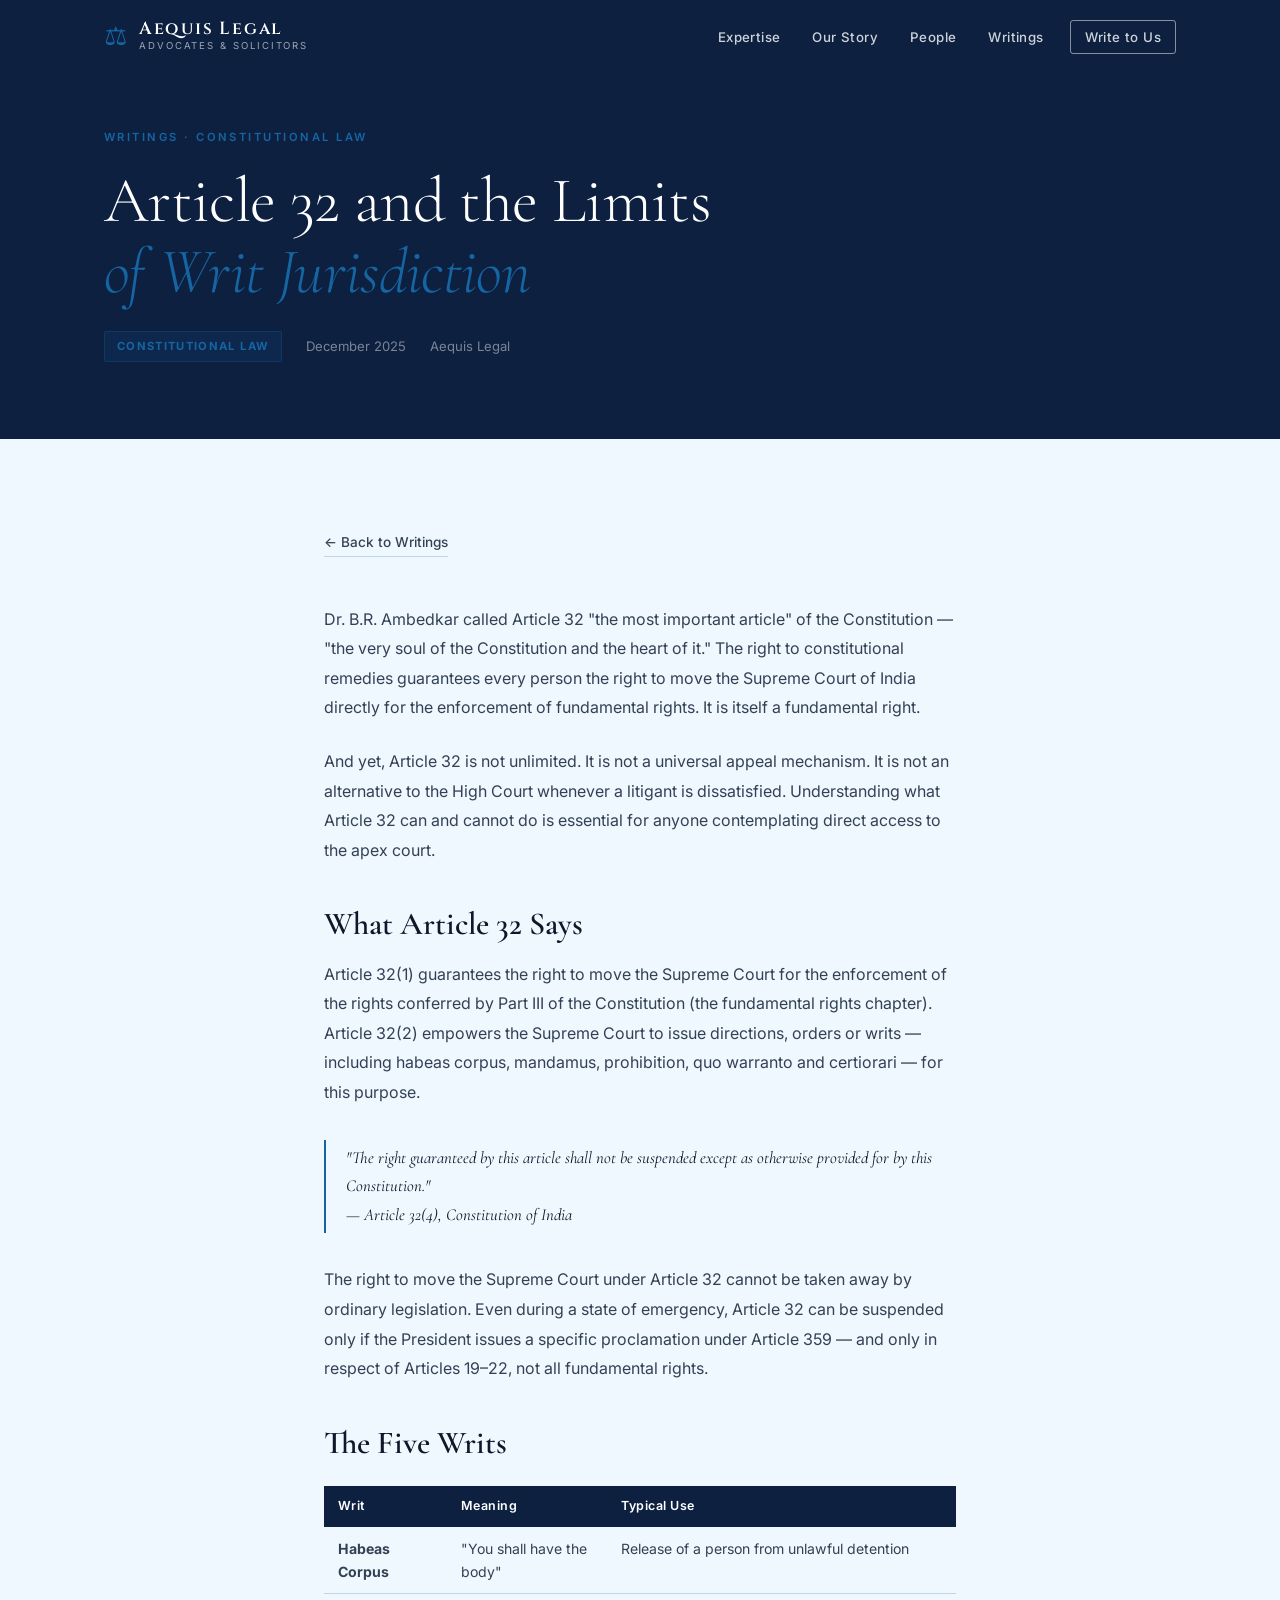
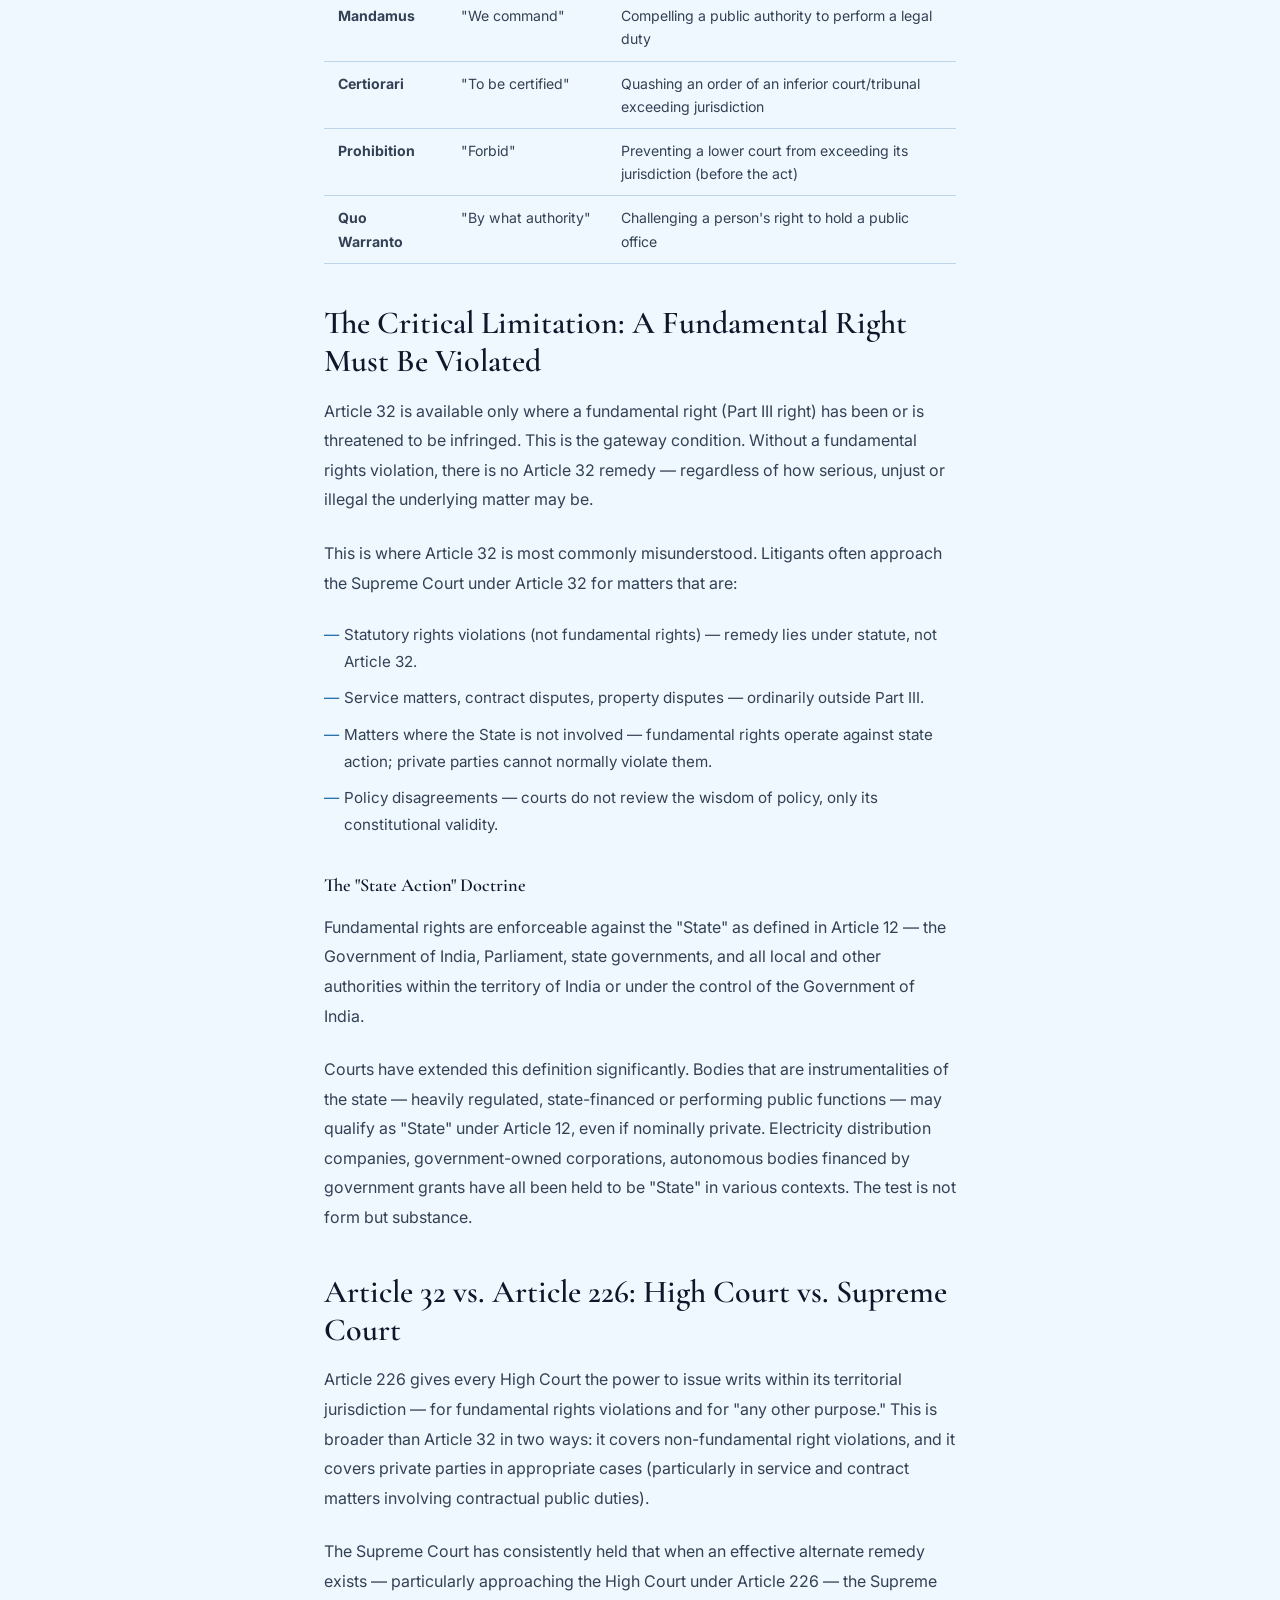
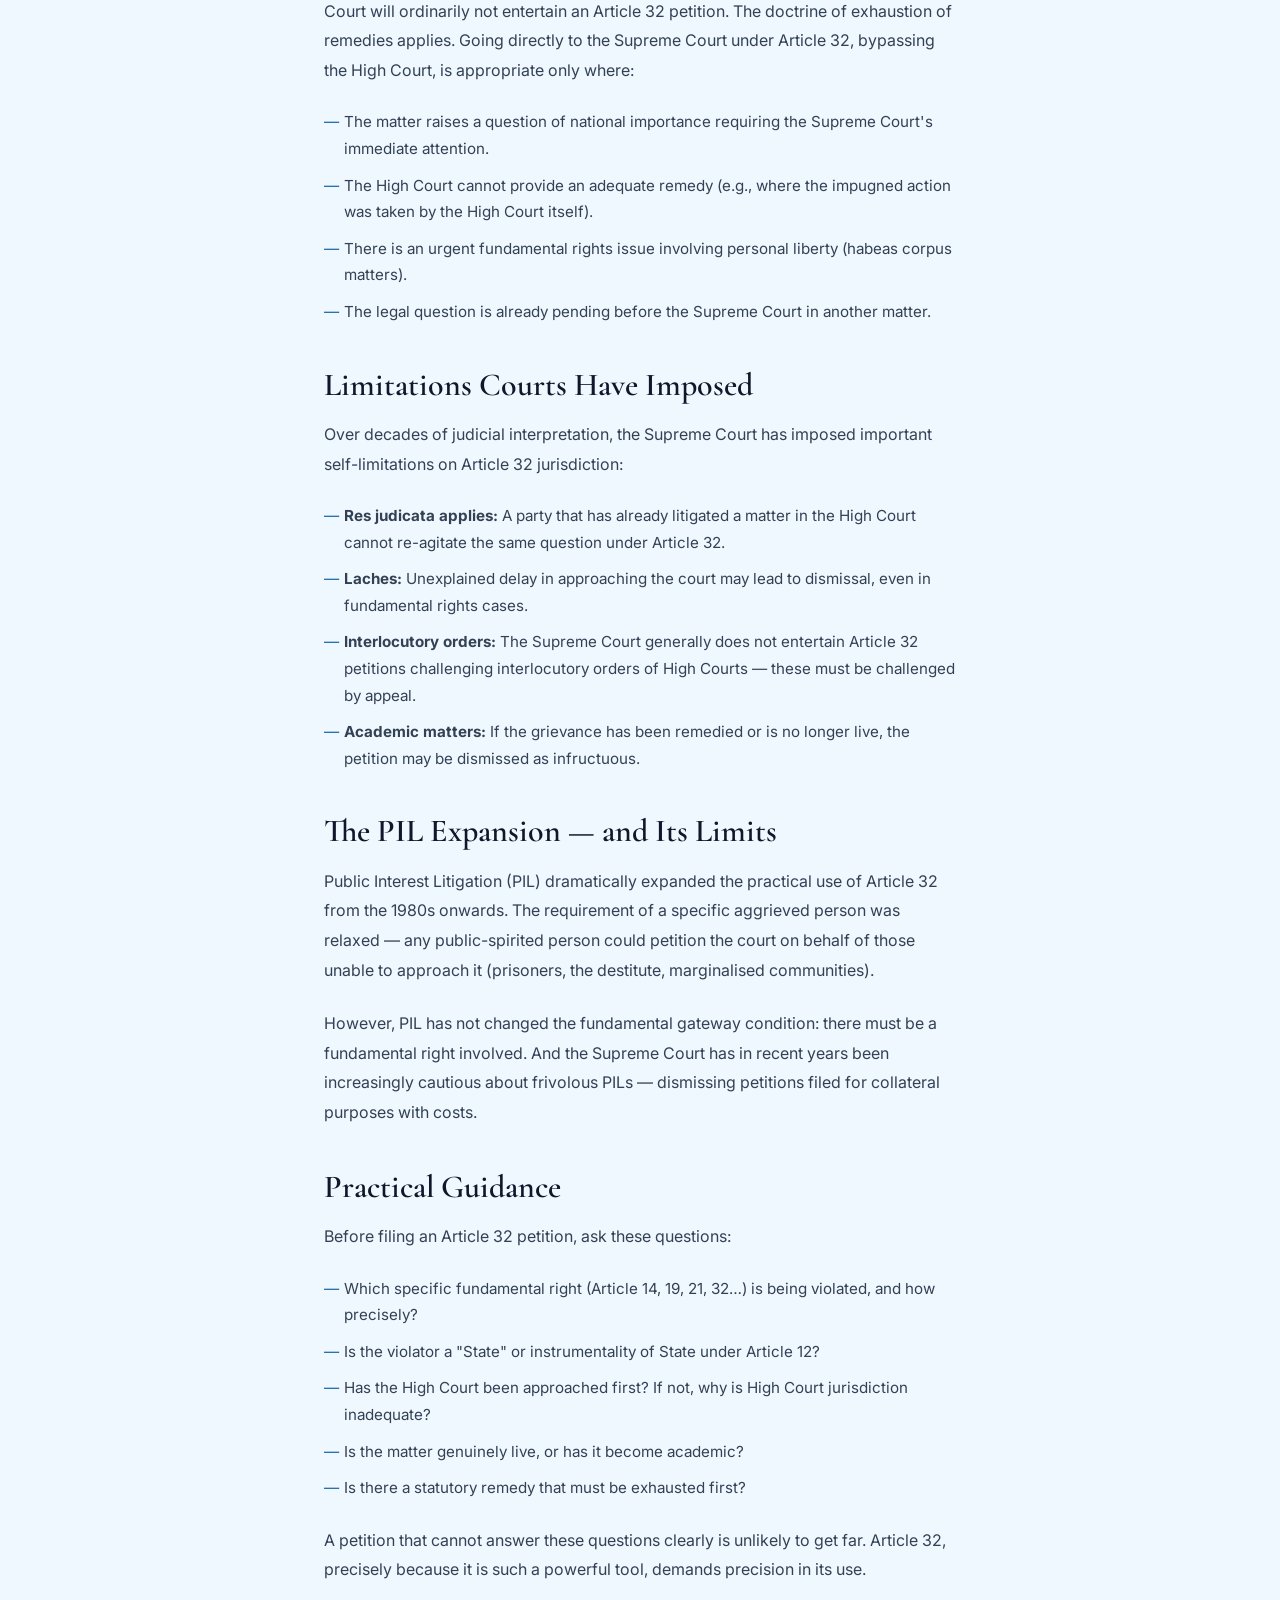
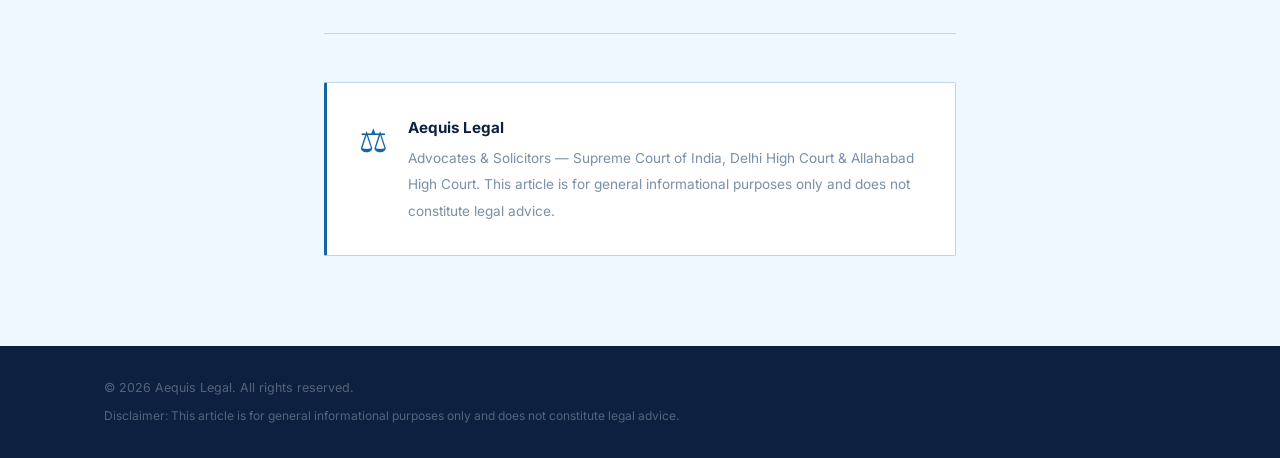
<file: website/blog/article-32-writ-jurisdiction.html>
<!DOCTYPE html>
<html lang="en">
<head>
  <meta charset="UTF-8" />
  <meta name="viewport" content="width=device-width, initial-scale=1.0" />
  <title>Article 32 & Writ Jurisdiction in India | Supreme Court | Aequis Legal</title>
  <meta name="description" content="When can you approach the Supreme Court directly under Article 32? A practitioner's guide to writ jurisdiction, its constitutional limits and how Indian courts draw the line." />
  <meta name="keywords" content="Article 32 writ petition Supreme Court India, writ jurisdiction India, fundamental rights enforcement India, Supreme Court writ petition lawyer, Article 226 High Court writ, constitutional remedy India, advocate Supreme Court India" />
  <meta name="author" content="Utkarsh Kumar, Advocate" />
  <meta name="robots" content="index, follow, max-snippet:-1, max-image-preview:large, max-video-preview:-1" />
  <link rel="canonical" href="https://aequislegal.com/blog/article-32-writ-jurisdiction.html" />
  <!-- Open Graph -->
  <meta property="og:type"        content="article" />
  <meta property="og:url"         content="https://aequislegal.com/blog/article-32-writ-jurisdiction.html" />
  <meta property="og:title"       content="Article 32 & Writ Jurisdiction | Supreme Court of India" />
  <meta property="og:description" content="A practitioner's guide to when and how the Supreme Court's writ jurisdiction under Article 32 can be invoked — constitutional limits and current judicial approach." />
  <meta property="og:image"       content="https://aequislegal.com/img/utkarsh-kumar.jpg" />
  <meta property="og:locale"      content="en_IN" />
  <meta property="og:site_name"   content="Aequis Legal" />
  <meta property="article:author" content="Utkarsh Kumar" />
  <meta property="article:published_time" content="2025-12-01" />
  <meta property="article:section" content="Constitutional Law" />
  <!-- Twitter Card -->
  <meta name="twitter:card"        content="summary_large_image" />
  <meta name="twitter:title"       content="Article 32 & Writ Jurisdiction | Supreme Court of India" />
  <meta name="twitter:description" content="When can you approach the Supreme Court directly? A practitioner's guide to writ jurisdiction under Article 32." />
  <meta name="twitter:image"       content="https://aequislegal.com/img/utkarsh-kumar.jpg" />
  <!-- Structured Data: BlogPosting -->
  <script type="application/ld+json">
  {
    "@context": "https://schema.org",
    "@type": "BlogPosting",
    "headline": "Article 32 and Writ Jurisdiction: Constitutional Limits and Judicial Approach",
    "description": "A practitioner's guide to when and how the Supreme Court's writ jurisdiction under Article 32 can be invoked.",
    "url": "https://aequislegal.com/blog/article-32-writ-jurisdiction.html",
    "datePublished": "2025-12-01",
    "dateModified": "2026-04-27",
    "author": { "@type": "Person", "name": "Utkarsh Kumar", "url": "https://aequislegal.com/about.html" },
    "publisher": { "@type": "Organization", "name": "Aequis Legal", "url": "https://aequislegal.com" },
    "mainEntityOfPage": "https://aequislegal.com/blog/article-32-writ-jurisdiction.html",
    "about": ["Constitutional Law", "Writ Jurisdiction", "Supreme Court of India"]
  }
  </script>
  <link rel="preconnect" href="https://fonts.googleapis.com">
  <link rel="preconnect" href="https://fonts.gstatic.com" crossorigin>
  <link href="https://fonts.googleapis.com/css2?family=Cormorant+Garamond:ital,wght@0,300;0,400;0,500;0,600;0,700;1,300;1,400;1,600&family=Inter:wght@300;400;500;600&family=Cinzel:wght@400;600&display=swap" rel="stylesheet">
  <link rel="stylesheet" href="../styles.css" />
  <style>
    .blog-hero { background: var(--navy); padding: clamp(80px,10vw,140px) 0 clamp(48px,6vw,80px); }
    .blog-hero .sec-label { color: var(--gold); }
    .blog-hero h1 { font-family: var(--f-serif); font-size: clamp(2rem,5vw,4rem); font-weight:300; color:var(--white); line-height:1.1; margin-bottom:1.5rem; letter-spacing:-0.01em; }
    .blog-hero h1 em { font-style:italic; color:var(--gold); }
    .blog-meta { display:flex; gap:24px; flex-wrap:wrap; align-items:center; }
    .blog-meta-tag { font-size:0.7rem; font-weight:700; letter-spacing:0.12em; text-transform:uppercase; color:var(--gold); background:rgba(21,101,163,0.12); border:1px solid rgba(21,101,163,0.30); padding:5px 12px; border-radius:2px; }
    .blog-meta-date { font-size:0.82rem; color:rgba(255,255,255,0.45); }
    .blog-meta-author { font-size:0.82rem; color:rgba(255,255,255,0.45); }
    .blog-body { max-width:760px; margin:0 auto; padding: clamp(48px,7vw,96px) var(--pad); }
    .blog-body p { font-size:1rem; color:var(--ink-mid); line-height:1.85; margin-bottom:1.5rem; }
    .blog-body h2 { font-family:var(--f-serif); font-size:clamp(1.4rem,2.5vw,2rem); font-weight:600; color:var(--ink); line-height:1.2; margin:2.5rem 0 1rem; }
    .blog-body h3 { font-family:var(--f-serif); font-size:1.15rem; font-weight:600; color:var(--ink); margin:2rem 0 0.75rem; }
    .blog-body blockquote { border-left:2px solid var(--gold); padding:4px 0 4px 20px; margin:2rem 0; font-family:var(--f-serif); font-style:italic; font-size:1.05rem; color:var(--ink); line-height:1.7; }
    .blog-body ul { padding-left:0; margin-bottom:1.5rem; display:flex; flex-direction:column; gap:10px; }
    .blog-body ul li { padding-left:20px; position:relative; font-size:0.95rem; color:var(--ink-mid); line-height:1.75; }
    .blog-body ul li::before { content:'—'; position:absolute; left:0; color:var(--gold); }
    .blog-back { display:inline-flex; align-items:center; gap:8px; font-size:0.85rem; font-weight:500; color:var(--ink-mid); border-bottom:1px solid var(--border); padding-bottom:2px; margin-bottom:3rem; transition:color 0.3s; }
    .blog-back:hover { color:var(--navy); }
    .blog-footer-rule { border:none; border-top:1px solid var(--border); margin:3rem 0; }
    .blog-author-bio { display:flex; gap:20px; align-items:flex-start; padding:2rem; background:var(--white); border:1px solid var(--border); border-left:3px solid var(--gold); border-radius:2px; }
    .bab-icon { font-size:2rem; color:var(--gold); flex-shrink:0; }
    .bab-body strong { display:block; font-size:0.95rem; color:var(--navy); margin-bottom:4px; }
    .bab-body span { font-size:0.85rem; color:var(--ink-light); }
    .writ-table { width:100%; border-collapse:collapse; margin:1.5rem 0; font-size:0.88rem; }
    .writ-table th { background:var(--navy); color:var(--white); padding:10px 14px; text-align:left; font-weight:600; letter-spacing:0.04em; font-size:0.78rem; }
    .writ-table td { padding:10px 14px; border-bottom:1px solid var(--border); color:var(--ink-mid); vertical-align:top; }
    .writ-table tr:hover td { background:var(--white); }
  </style>
</head>
<body>

<header class="site-header scrolled" id="siteHeader">
  <nav class="nav-wrap">
    <a href="../index.html" class="nav-brand">
      <span class="nav-emblem">⚖</span>
      <div class="nav-brand-text">
        <span class="nav-firm">Aequis Legal</span>
        <span class="nav-sub">Advocates &amp; Solicitors</span>
      </div>
    </a>
    <ul class="nav-links" id="navLinks">
      <li><a href="../index.html#expertise" class="nl">Expertise</a></li>
      <li><a href="../index.html#about"     class="nl">Our Story</a></li>
      <li><a href="../about.html"           class="nl">People</a></li>
      <li><a href="../index.html#blog"      class="nl">Writings</a></li>
      <li><a href="../index.html#contact"   class="nl nl-cta">Write to Us</a></li>
    </ul>
    <button class="nav-burger" id="navBurger"><span></span><span></span><span></span></button>
  </nav>
</header>

<div class="blog-hero">
  <div class="container">
    <div class="sec-label">Writings · Constitutional Law</div>
    <h1>Article 32 and the Limits<br/><em>of Writ Jurisdiction</em></h1>
    <div class="blog-meta">
      <span class="blog-meta-tag">Constitutional Law</span>
      <span class="blog-meta-date">December 2025</span>
      <span class="blog-meta-author">Aequis Legal</span>
    </div>
  </div>
</div>

<div class="blog-body container">

  <a href="../index.html#blog" class="blog-back">← Back to Writings</a>

  <p>
    Dr. B.R. Ambedkar called Article 32 "the most important article" of the Constitution — 
    "the very soul of the Constitution and the heart of it." The right to constitutional 
    remedies guarantees every person the right to move the Supreme Court of India directly 
    for the enforcement of fundamental rights. It is itself a fundamental right.
  </p>

  <p>
    And yet, Article 32 is not unlimited. It is not a universal appeal mechanism. It is not 
    an alternative to the High Court whenever a litigant is dissatisfied. Understanding what 
    Article 32 can and cannot do is essential for anyone contemplating direct access to the 
    apex court.
  </p>

  <h2>What Article 32 Says</h2>

  <p>
    Article 32(1) guarantees the right to move the Supreme Court for the enforcement of the 
    rights conferred by Part III of the Constitution (the fundamental rights chapter). 
    Article 32(2) empowers the Supreme Court to issue directions, orders or writs — 
    including habeas corpus, mandamus, prohibition, quo warranto and certiorari — for this 
    purpose.
  </p>

  <blockquote>
    "The right guaranteed by this article shall not be suspended except as otherwise provided 
    for by this Constitution."
    <br/>— Article 32(4), Constitution of India
  </blockquote>

  <p>
    The right to move the Supreme Court under Article 32 cannot be taken away by ordinary 
    legislation. Even during a state of emergency, Article 32 can be suspended only if the 
    President issues a specific proclamation under Article 359 — and only in respect of 
    Articles 19–22, not all fundamental rights.
  </p>

  <h2>The Five Writs</h2>

  <table class="writ-table">
    <thead>
      <tr>
        <th>Writ</th>
        <th>Meaning</th>
        <th>Typical Use</th>
      </tr>
    </thead>
    <tbody>
      <tr>
        <td><strong>Habeas Corpus</strong></td>
        <td>"You shall have the body"</td>
        <td>Release of a person from unlawful detention</td>
      </tr>
      <tr>
        <td><strong>Mandamus</strong></td>
        <td>"We command"</td>
        <td>Compelling a public authority to perform a legal duty</td>
      </tr>
      <tr>
        <td><strong>Certiorari</strong></td>
        <td>"To be certified"</td>
        <td>Quashing an order of an inferior court/tribunal exceeding jurisdiction</td>
      </tr>
      <tr>
        <td><strong>Prohibition</strong></td>
        <td>"Forbid"</td>
        <td>Preventing a lower court from exceeding its jurisdiction (before the act)</td>
      </tr>
      <tr>
        <td><strong>Quo Warranto</strong></td>
        <td>"By what authority"</td>
        <td>Challenging a person's right to hold a public office</td>
      </tr>
    </tbody>
  </table>

  <h2>The Critical Limitation: A Fundamental Right Must Be Violated</h2>

  <p>
    Article 32 is available only where a fundamental right (Part III right) has been or is 
    threatened to be infringed. This is the gateway condition. Without a fundamental rights 
    violation, there is no Article 32 remedy — regardless of how serious, unjust or illegal 
    the underlying matter may be.
  </p>

  <p>
    This is where Article 32 is most commonly misunderstood. Litigants often approach the 
    Supreme Court under Article 32 for matters that are:
  </p>

  <ul>
    <li>Statutory rights violations (not fundamental rights) — remedy lies under statute, not Article 32.</li>
    <li>Service matters, contract disputes, property disputes — ordinarily outside Part III.</li>
    <li>Matters where the State is not involved — fundamental rights operate against state action; private parties cannot normally violate them.</li>
    <li>Policy disagreements — courts do not review the wisdom of policy, only its constitutional validity.</li>
  </ul>

  <h3>The "State Action" Doctrine</h3>

  <p>
    Fundamental rights are enforceable against the "State" as defined in Article 12 — 
    the Government of India, Parliament, state governments, and all local and other 
    authorities within the territory of India or under the control of the Government of India.
  </p>

  <p>
    Courts have extended this definition significantly. Bodies that are instrumentalities 
    of the state — heavily regulated, state-financed or performing public functions — may 
    qualify as "State" under Article 12, even if nominally private. Electricity distribution 
    companies, government-owned corporations, autonomous bodies financed by government grants 
    have all been held to be "State" in various contexts. The test is not form but substance.
  </p>

  <h2>Article 32 vs. Article 226: High Court vs. Supreme Court</h2>

  <p>
    Article 226 gives every High Court the power to issue writs within its territorial 
    jurisdiction — for fundamental rights violations and for "any other purpose." This is 
    broader than Article 32 in two ways: it covers non-fundamental right violations, and 
    it covers private parties in appropriate cases (particularly in service and contract matters 
    involving contractual public duties).
  </p>

  <p>
    The Supreme Court has consistently held that when an effective alternate remedy 
    exists — particularly approaching the High Court under Article 226 — the Supreme Court 
    will ordinarily not entertain an Article 32 petition. The doctrine of exhaustion of 
    remedies applies. Going directly to the Supreme Court under Article 32, bypassing the 
    High Court, is appropriate only where:
  </p>

  <ul>
    <li>The matter raises a question of national importance requiring the Supreme Court's immediate attention.</li>
    <li>The High Court cannot provide an adequate remedy (e.g., where the impugned action was taken by the High Court itself).</li>
    <li>There is an urgent fundamental rights issue involving personal liberty (habeas corpus matters).</li>
    <li>The legal question is already pending before the Supreme Court in another matter.</li>
  </ul>

  <h2>Limitations Courts Have Imposed</h2>

  <p>
    Over decades of judicial interpretation, the Supreme Court has imposed important 
    self-limitations on Article 32 jurisdiction:
  </p>

  <ul>
    <li><strong>Res judicata applies:</strong> A party that has already litigated a matter in the High Court cannot re-agitate the same question under Article 32.</li>
    <li><strong>Laches:</strong> Unexplained delay in approaching the court may lead to dismissal, even in fundamental rights cases.</li>
    <li><strong>Interlocutory orders:</strong> The Supreme Court generally does not entertain Article 32 petitions challenging interlocutory orders of High Courts — these must be challenged by appeal.</li>
    <li><strong>Academic matters:</strong> If the grievance has been remedied or is no longer live, the petition may be dismissed as infructuous.</li>
  </ul>

  <h2>The PIL Expansion — and Its Limits</h2>

  <p>
    Public Interest Litigation (PIL) dramatically expanded the practical use of Article 32 
    from the 1980s onwards. The requirement of a specific aggrieved person was relaxed — 
    any public-spirited person could petition the court on behalf of those unable to approach 
    it (prisoners, the destitute, marginalised communities).
  </p>

  <p>
    However, PIL has not changed the fundamental gateway condition: there must be a 
    fundamental right involved. And the Supreme Court has in recent years been increasingly 
    cautious about frivolous PILs — dismissing petitions filed for collateral purposes with costs.
  </p>

  <h2>Practical Guidance</h2>

  <p>
    Before filing an Article 32 petition, ask these questions:
  </p>

  <ul>
    <li>Which specific fundamental right (Article 14, 19, 21, 32…) is being violated, and how precisely?</li>
    <li>Is the violator a "State" or instrumentality of State under Article 12?</li>
    <li>Has the High Court been approached first? If not, why is High Court jurisdiction inadequate?</li>
    <li>Is the matter genuinely live, or has it become academic?</li>
    <li>Is there a statutory remedy that must be exhausted first?</li>
  </ul>

  <p>
    A petition that cannot answer these questions clearly is unlikely to get far. Article 32, 
    precisely because it is such a powerful tool, demands precision in its use.
  </p>

  <hr class="blog-footer-rule"/>

  <div class="blog-author-bio">
    <span class="bab-icon">⚖</span>
    <div class="bab-body">
      <strong>Aequis Legal</strong>
      <span>Advocates &amp; Solicitors — Supreme Court of India, Delhi High Court &amp; Allahabad High Court. This article is for general informational purposes only and does not constitute legal advice.</span>
    </div>
  </div>

</div>

<footer class="site-footer">
  <div class="container">
    <div class="ft-bottom" style="border-top:none; padding-top:32px;">
      <p>© 2026 Aequis Legal. All rights reserved.</p>
      <p class="ft-disclaimer">Disclaimer: This article is for general informational purposes only and does not constitute legal advice.</p>
    </div>
  </div>
</footer>

<script src="../script.js"></script>
</body>
</html>
</file>
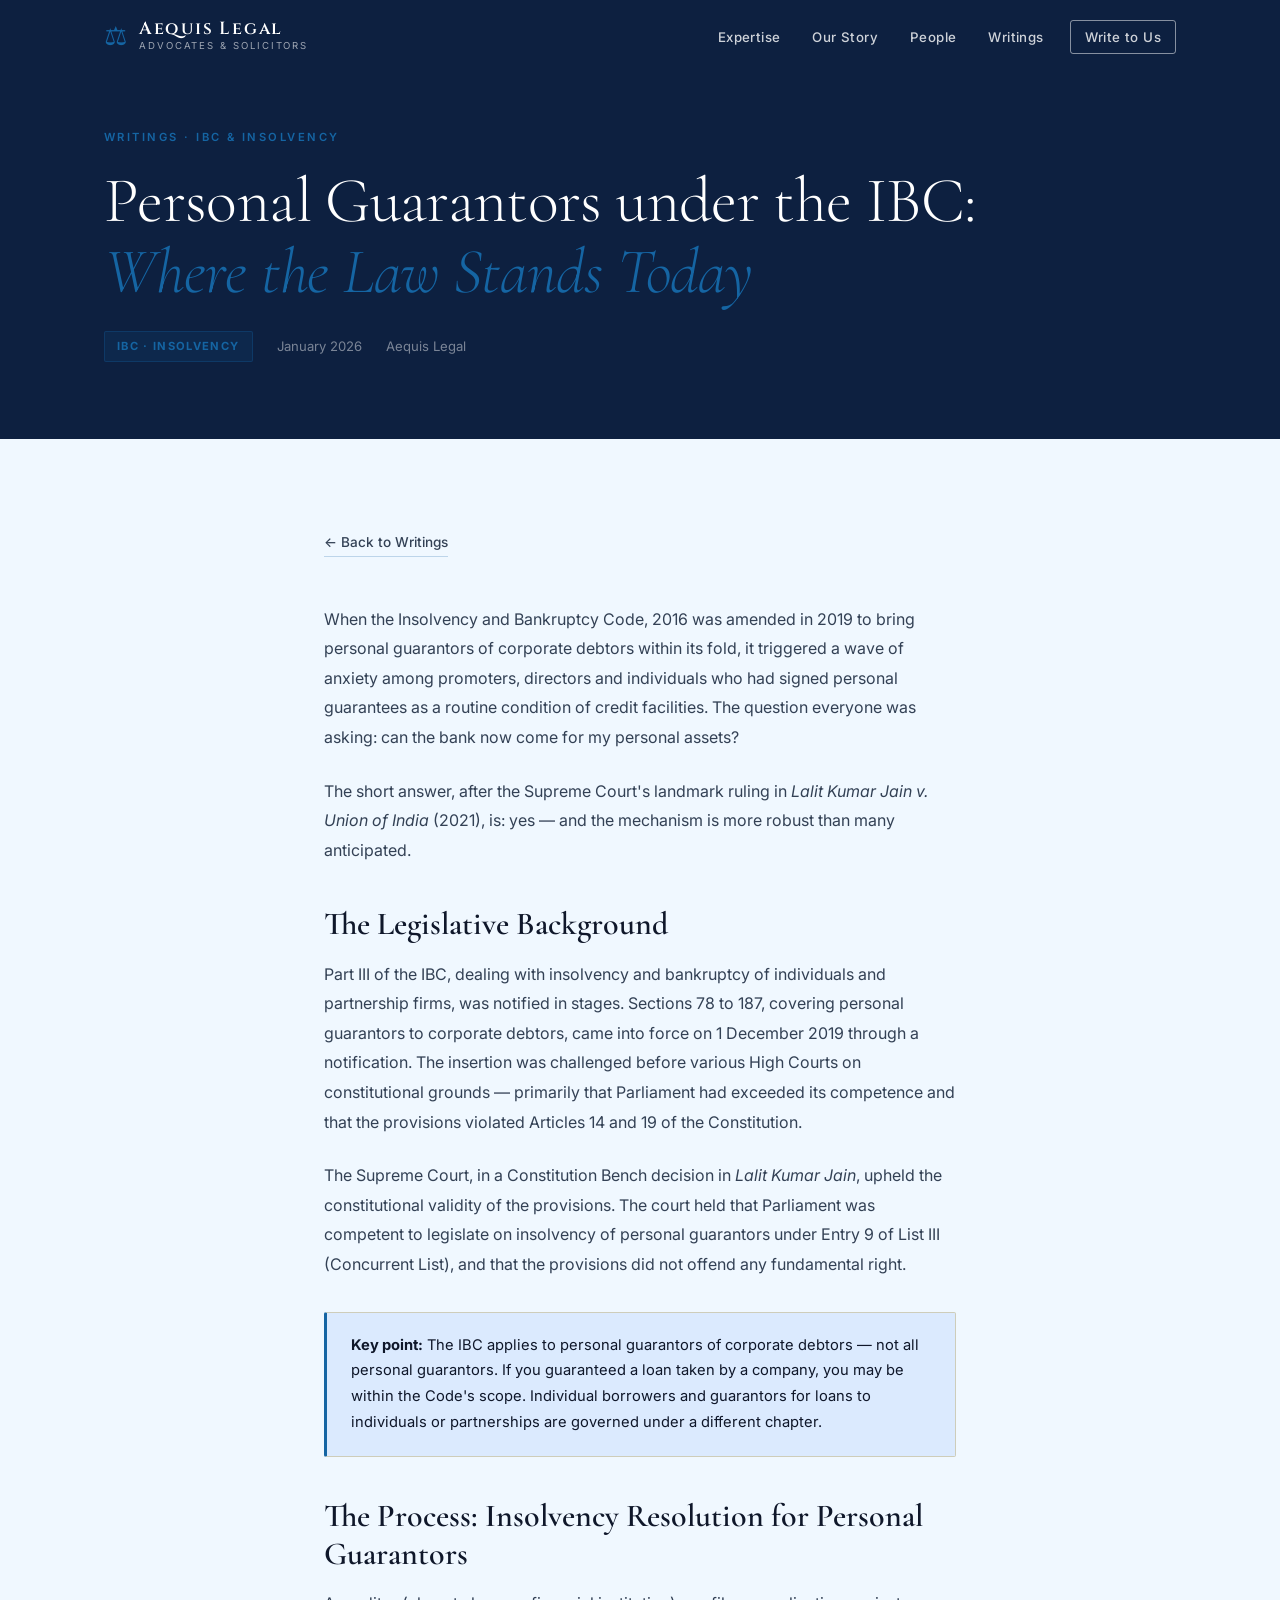
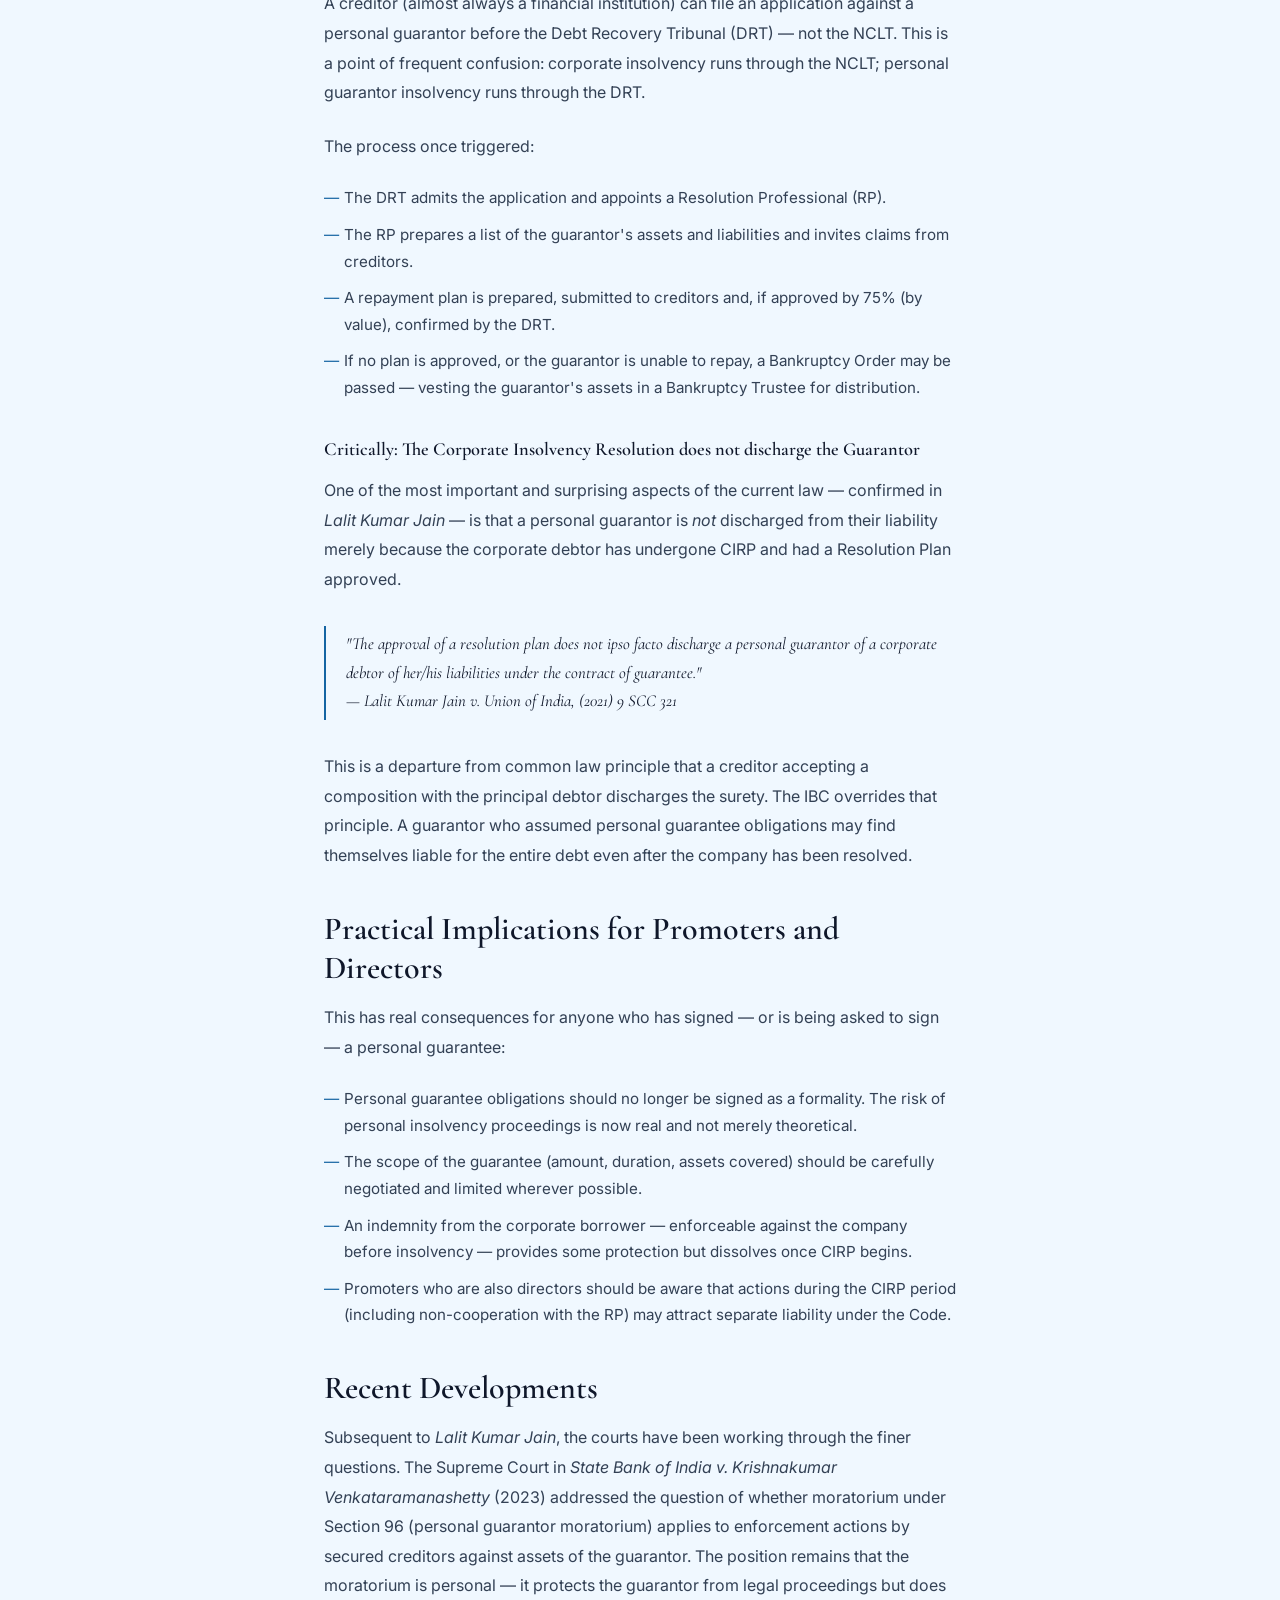
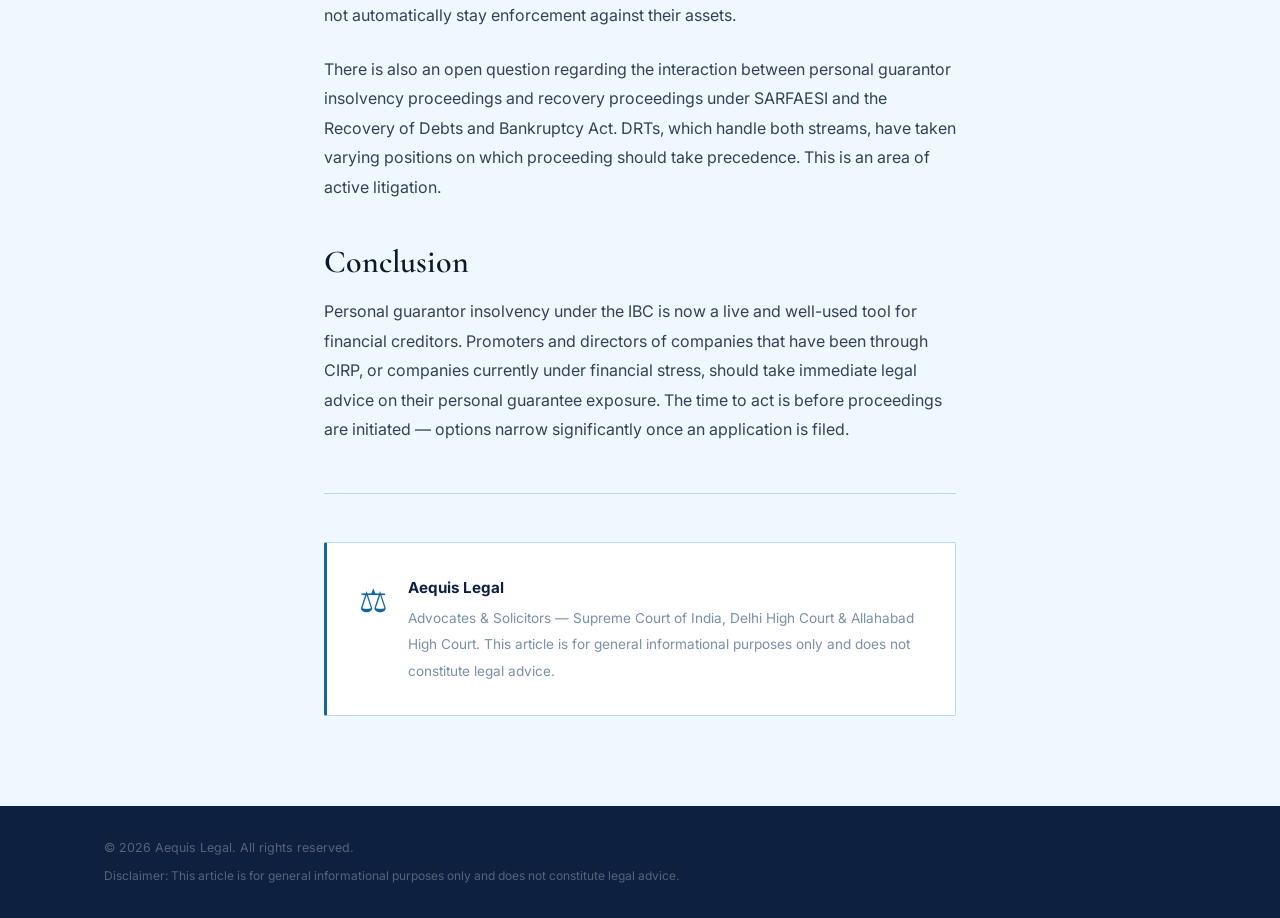
<file: website/blog/ibc-personal-guarantors.html>
<!DOCTYPE html>
<html lang="en">
<head>
  <meta charset="UTF-8" />
  <meta name="viewport" content="width=device-width, initial-scale=1.0" />
  <title>Personal Guarantors under IBC — Supreme Court Position | Aequis Legal</title>
  <meta name="description" content="Plain-language guide to where personal guarantors of corporate debtors stand under the Insolvency and Bankruptcy Code after the Supreme Court's landmark ruling. NCLT proceedings explained." />
  <meta name="keywords" content="personal guarantor IBC India, insolvency personal guarantor Supreme Court, NCLT personal guarantor proceedings, IBC 2016 guarantor liability, insolvency lawyer Delhi, NCLT advocate Delhi, bankruptcy lawyer India" />
  <meta name="author" content="Utkarsh Kumar, Advocate" />
  <meta name="robots" content="index, follow, max-snippet:-1, max-image-preview:large, max-video-preview:-1" />
  <link rel="canonical" href="https://aequislegal.com/blog/ibc-personal-guarantors.html" />
  <!-- Open Graph -->
  <meta property="og:type"        content="article" />
  <meta property="og:url"         content="https://aequislegal.com/blog/ibc-personal-guarantors.html" />
  <meta property="og:title"       content="Personal Guarantors under IBC — Supreme Court's Position" />
  <meta property="og:description" content="Where do personal guarantors stand under the IBC after the Supreme Court's ruling? A plain-language guide to NCLT proceedings and guarantor liability." />
  <meta property="og:image"       content="https://aequislegal.com/img/utkarsh-kumar.jpg" />
  <meta property="og:locale"      content="en_IN" />
  <meta property="og:site_name"   content="Aequis Legal" />
  <meta property="article:author" content="Utkarsh Kumar" />
  <meta property="article:published_time" content="2026-01-01" />
  <meta property="article:section" content="Insolvency & Bankruptcy" />
  <!-- Twitter Card -->
  <meta name="twitter:card"        content="summary_large_image" />
  <meta name="twitter:title"       content="Personal Guarantors under IBC — Supreme Court's Position" />
  <meta name="twitter:description" content="Where do personal guarantors stand under the IBC after the Supreme Court's ruling? NCLT proceedings and guarantor liability explained." />
  <meta name="twitter:image"       content="https://aequislegal.com/img/utkarsh-kumar.jpg" />
  <!-- Structured Data: BlogPosting -->
  <script type="application/ld+json">
  {
    "@context": "https://schema.org",
    "@type": "BlogPosting",
    "headline": "Personal Guarantors under the IBC: The Supreme Court's Current Position",
    "description": "A plain-language guide to the position of personal guarantors of corporate debtors under the Insolvency and Bankruptcy Code.",
    "url": "https://aequislegal.com/blog/ibc-personal-guarantors.html",
    "datePublished": "2026-01-01",
    "dateModified": "2026-04-27",
    "author": { "@type": "Person", "name": "Utkarsh Kumar", "url": "https://aequislegal.com/about.html" },
    "publisher": { "@type": "Organization", "name": "Aequis Legal", "url": "https://aequislegal.com" },
    "mainEntityOfPage": "https://aequislegal.com/blog/ibc-personal-guarantors.html",
    "about": ["Insolvency and Bankruptcy Code", "NCLT", "Personal Guarantors", "Supreme Court of India"]
  }
  </script>
  <link rel="preconnect" href="https://fonts.googleapis.com">
  <link rel="preconnect" href="https://fonts.gstatic.com" crossorigin>
  <link href="https://fonts.googleapis.com/css2?family=Cormorant+Garamond:ital,wght@0,300;0,400;0,500;0,600;0,700;1,300;1,400;1,600&family=Inter:wght@300;400;500;600&family=Cinzel:wght@400;600&display=swap" rel="stylesheet">
  <link rel="stylesheet" href="../styles.css" />
  <style>
    .blog-hero { background: var(--navy); padding: clamp(80px,10vw,140px) 0 clamp(48px,6vw,80px); }
    .blog-hero .sec-label { color: var(--gold); }
    .blog-hero h1 { font-family: var(--f-serif); font-size: clamp(2rem,5vw,4rem); font-weight:300; color:var(--white); line-height:1.1; margin-bottom:1.5rem; letter-spacing:-0.01em; }
    .blog-hero h1 em { font-style:italic; color:var(--gold); }
    .blog-meta { display:flex; gap:24px; flex-wrap:wrap; align-items:center; }
    .blog-meta-tag { font-size:0.7rem; font-weight:700; letter-spacing:0.12em; text-transform:uppercase; color:var(--gold); background:rgba(21,101,163,0.12); border:1px solid rgba(21,101,163,0.30); padding:5px 12px; border-radius:2px; }
    .blog-meta-date { font-size:0.82rem; color:rgba(255,255,255,0.45); }
    .blog-meta-author { font-size:0.82rem; color:rgba(255,255,255,0.45); }
    .blog-body { max-width:760px; margin:0 auto; padding: clamp(48px,7vw,96px) var(--pad); }
    .blog-body p { font-size:1rem; color:var(--ink-mid); line-height:1.85; margin-bottom:1.5rem; }
    .blog-body h2 { font-family:var(--f-serif); font-size:clamp(1.4rem,2.5vw,2rem); font-weight:600; color:var(--ink); line-height:1.2; margin:2.5rem 0 1rem; }
    .blog-body h3 { font-family:var(--f-serif); font-size:1.15rem; font-weight:600; color:var(--ink); margin:2rem 0 0.75rem; }
    .blog-body blockquote { border-left:2px solid var(--gold); padding:4px 0 4px 20px; margin:2rem 0; font-family:var(--f-serif); font-style:italic; font-size:1.05rem; color:var(--ink); line-height:1.7; }
    .blog-body ul { padding-left:0; margin-bottom:1.5rem; display:flex; flex-direction:column; gap:10px; }
    .blog-body ul li { padding-left:20px; position:relative; font-size:0.95rem; color:var(--ink-mid); line-height:1.75; }
    .blog-body ul li::before { content:'—'; position:absolute; left:0; color:var(--gold); }
    .blog-back { display:inline-flex; align-items:center; gap:8px; font-size:0.85rem; font-weight:500; color:var(--ink-mid); border-bottom:1px solid var(--border); padding-bottom:2px; margin-bottom:3rem; transition:color 0.3s; }
    .blog-back:hover { color:var(--navy); }
    .blog-footer-rule { border:none; border-top:1px solid var(--border); margin:3rem 0; }
    .blog-author-bio { display:flex; gap:20px; align-items:flex-start; padding:2rem; background:var(--white); border:1px solid var(--border); border-left:3px solid var(--gold); border-radius:2px; }
    .bab-icon { font-size:2rem; color:var(--gold); flex-shrink:0; }
    .bab-body strong { display:block; font-size:0.95rem; color:var(--navy); margin-bottom:4px; }
    .bab-body span { font-size:0.85rem; color:var(--ink-light); }
    .callout { background:var(--gold-pale); border:1px solid rgba(184,151,62,0.35); border-left:3px solid var(--gold); padding:1.25rem 1.5rem; border-radius:2px; margin:2rem 0; font-size:0.92rem; color:var(--ink); line-height:1.75; }
  </style>
</head>
<body>

<header class="site-header scrolled" id="siteHeader">
  <nav class="nav-wrap">
    <a href="../index.html" class="nav-brand">
      <span class="nav-emblem">⚖</span>
      <div class="nav-brand-text">
        <span class="nav-firm">Aequis Legal</span>
        <span class="nav-sub">Advocates &amp; Solicitors</span>
      </div>
    </a>
    <ul class="nav-links" id="navLinks">
      <li><a href="../index.html#expertise" class="nl">Expertise</a></li>
      <li><a href="../index.html#about"     class="nl">Our Story</a></li>
      <li><a href="../about.html"           class="nl">People</a></li>
      <li><a href="../index.html#blog"      class="nl">Writings</a></li>
      <li><a href="../index.html#contact"   class="nl nl-cta">Write to Us</a></li>
    </ul>
    <button class="nav-burger" id="navBurger"><span></span><span></span><span></span></button>
  </nav>
</header>

<div class="blog-hero">
  <div class="container">
    <div class="sec-label">Writings · IBC &amp; Insolvency</div>
    <h1>Personal Guarantors under the IBC:<br/><em>Where the Law Stands Today</em></h1>
    <div class="blog-meta">
      <span class="blog-meta-tag">IBC · Insolvency</span>
      <span class="blog-meta-date">January 2026</span>
      <span class="blog-meta-author">Aequis Legal</span>
    </div>
  </div>
</div>

<div class="blog-body container">

  <a href="../index.html#blog" class="blog-back">← Back to Writings</a>

  <p>
    When the Insolvency and Bankruptcy Code, 2016 was amended in 2019 to bring personal 
    guarantors of corporate debtors within its fold, it triggered a wave of anxiety among 
    promoters, directors and individuals who had signed personal guarantees as a routine 
    condition of credit facilities. The question everyone was asking: can the bank now 
    come for my personal assets?
  </p>

  <p>
    The short answer, after the Supreme Court's landmark ruling in <em>Lalit Kumar Jain v. 
    Union of India</em> (2021), is: yes — and the mechanism is more robust than many 
    anticipated.
  </p>

  <h2>The Legislative Background</h2>

  <p>
    Part III of the IBC, dealing with insolvency and bankruptcy of individuals and 
    partnership firms, was notified in stages. Sections 78 to 187, covering personal 
    guarantors to corporate debtors, came into force on 1 December 2019 through a 
    notification. The insertion was challenged before various High Courts on 
    constitutional grounds — primarily that Parliament had exceeded its competence 
    and that the provisions violated Articles 14 and 19 of the Constitution.
  </p>

  <p>
    The Supreme Court, in a Constitution Bench decision in <em>Lalit Kumar Jain</em>, 
    upheld the constitutional validity of the provisions. The court held that 
    Parliament was competent to legislate on insolvency of personal guarantors 
    under Entry 9 of List III (Concurrent List), and that the provisions did not 
    offend any fundamental right.
  </p>

  <div class="callout">
    <strong>Key point:</strong> The IBC applies to personal guarantors of corporate debtors — 
    not all personal guarantors. If you guaranteed a loan taken by a company, you may be 
    within the Code's scope. Individual borrowers and guarantors for loans to individuals 
    or partnerships are governed under a different chapter.
  </div>

  <h2>The Process: Insolvency Resolution for Personal Guarantors</h2>

  <p>
    A creditor (almost always a financial institution) can file an application against a 
    personal guarantor before the Debt Recovery Tribunal (DRT) — not the NCLT. This is 
    a point of frequent confusion: corporate insolvency runs through the NCLT; personal 
    guarantor insolvency runs through the DRT.
  </p>

  <p>
    The process once triggered:
  </p>

  <ul>
    <li>The DRT admits the application and appoints a Resolution Professional (RP).</li>
    <li>The RP prepares a list of the guarantor's assets and liabilities and invites claims from creditors.</li>
    <li>A repayment plan is prepared, submitted to creditors and, if approved by 75% (by value), confirmed by the DRT.</li>
    <li>If no plan is approved, or the guarantor is unable to repay, a Bankruptcy Order may be passed — vesting the guarantor's assets in a Bankruptcy Trustee for distribution.</li>
  </ul>

  <h3>Critically: The Corporate Insolvency Resolution does not discharge the Guarantor</h3>

  <p>
    One of the most important and surprising aspects of the current law — confirmed in 
    <em>Lalit Kumar Jain</em> — is that a personal guarantor is <em>not</em> discharged 
    from their liability merely because the corporate debtor has undergone CIRP and had 
    a Resolution Plan approved.
  </p>

  <blockquote>
    "The approval of a resolution plan does not ipso facto discharge a personal guarantor 
    of a corporate debtor of her/his liabilities under the contract of guarantee."
    <br/>— Lalit Kumar Jain v. Union of India, (2021) 9 SCC 321
  </blockquote>

  <p>
    This is a departure from common law principle that a creditor accepting a composition 
    with the principal debtor discharges the surety. The IBC overrides that principle. 
    A guarantor who assumed personal guarantee obligations may find themselves liable for 
    the entire debt even after the company has been resolved.
  </p>

  <h2>Practical Implications for Promoters and Directors</h2>

  <p>
    This has real consequences for anyone who has signed — or is being asked to sign — 
    a personal guarantee:
  </p>

  <ul>
    <li>Personal guarantee obligations should no longer be signed as a formality. The risk of personal insolvency proceedings is now real and not merely theoretical.</li>
    <li>The scope of the guarantee (amount, duration, assets covered) should be carefully negotiated and limited wherever possible.</li>
    <li>An indemnity from the corporate borrower — enforceable against the company before insolvency — provides some protection but dissolves once CIRP begins.</li>
    <li>Promoters who are also directors should be aware that actions during the CIRP period (including non-cooperation with the RP) may attract separate liability under the Code.</li>
  </ul>

  <h2>Recent Developments</h2>

  <p>
    Subsequent to <em>Lalit Kumar Jain</em>, the courts have been working through the 
    finer questions. The Supreme Court in <em>State Bank of India v. Krishnakumar 
    Venkataramanashetty</em> (2023) addressed the question of whether moratorium under 
    Section 96 (personal guarantor moratorium) applies to enforcement actions by secured 
    creditors against assets of the guarantor. The position remains that the moratorium 
    is personal — it protects the guarantor from legal proceedings but does not 
    automatically stay enforcement against their assets.
  </p>

  <p>
    There is also an open question regarding the interaction between personal guarantor 
    insolvency proceedings and recovery proceedings under SARFAESI and the Recovery of 
    Debts and Bankruptcy Act. DRTs, which handle both streams, have taken varying 
    positions on which proceeding should take precedence. This is an area of active 
    litigation.
  </p>

  <h2>Conclusion</h2>

  <p>
    Personal guarantor insolvency under the IBC is now a live and well-used tool for 
    financial creditors. Promoters and directors of companies that have been through CIRP, 
    or companies currently under financial stress, should take immediate legal advice on 
    their personal guarantee exposure. The time to act is before proceedings are initiated — 
    options narrow significantly once an application is filed.
  </p>

  <hr class="blog-footer-rule"/>

  <div class="blog-author-bio">
    <span class="bab-icon">⚖</span>
    <div class="bab-body">
      <strong>Aequis Legal</strong>
      <span>Advocates &amp; Solicitors — Supreme Court of India, Delhi High Court &amp; Allahabad High Court. This article is for general informational purposes only and does not constitute legal advice.</span>
    </div>
  </div>

</div>

<footer class="site-footer">
  <div class="container">
    <div class="ft-bottom" style="border-top:none; padding-top:32px;">
      <p>© 2026 Aequis Legal. All rights reserved.</p>
      <p class="ft-disclaimer">Disclaimer: This article is for general informational purposes only and does not constitute legal advice.</p>
    </div>
  </div>
</footer>

<script src="../script.js"></script>
</body>
</html>
</file>
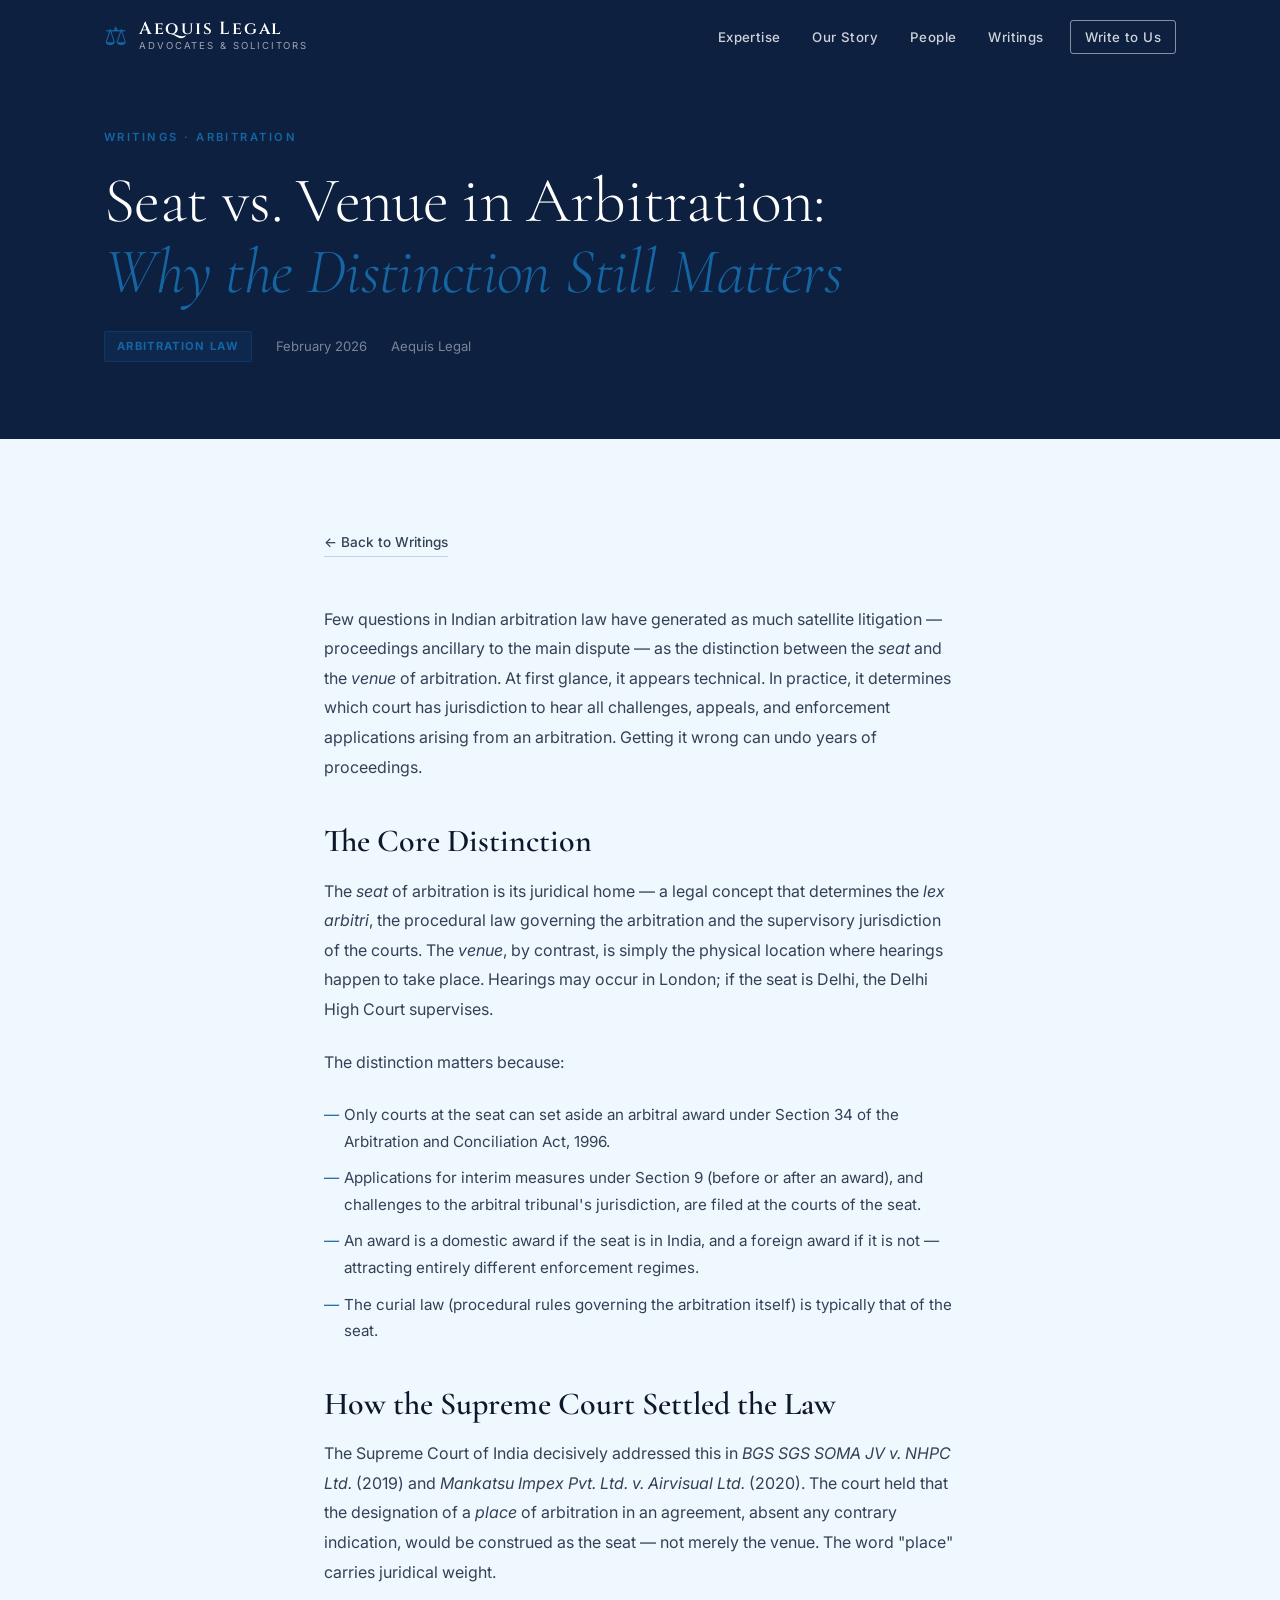
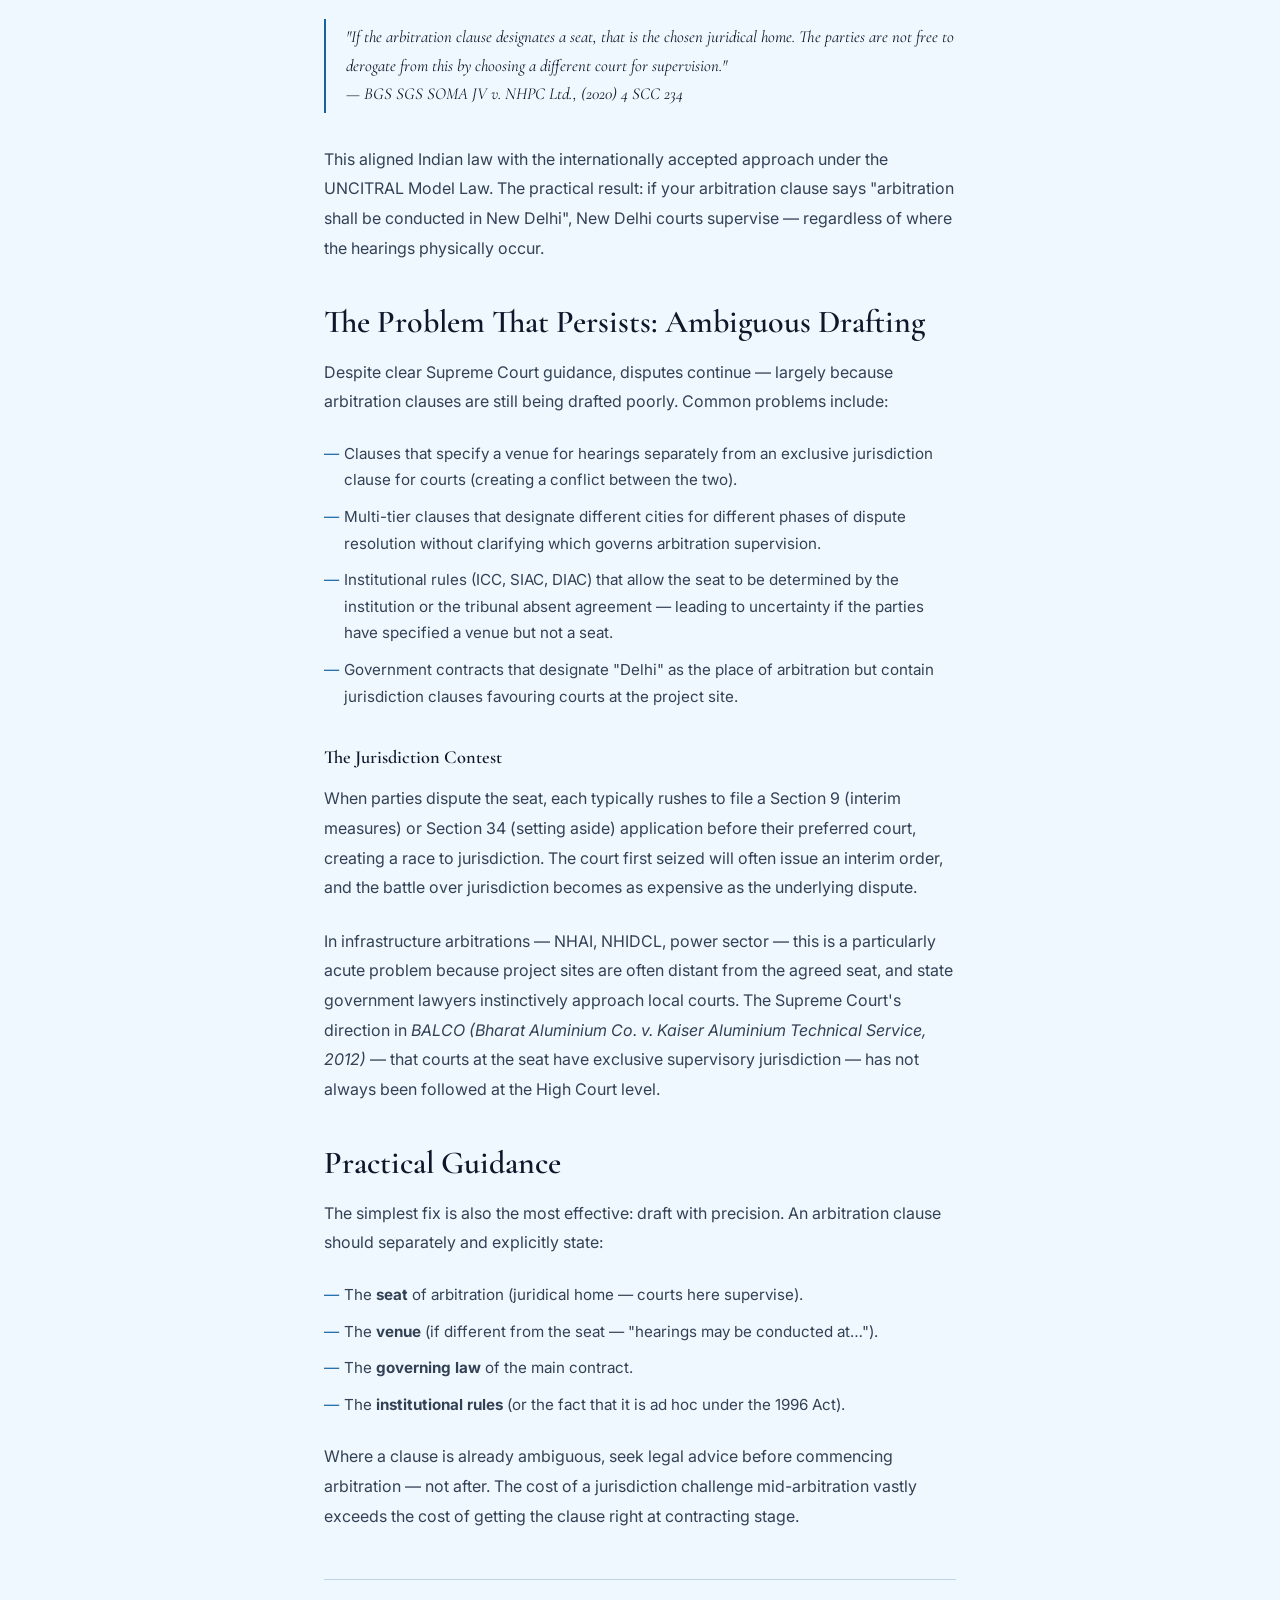
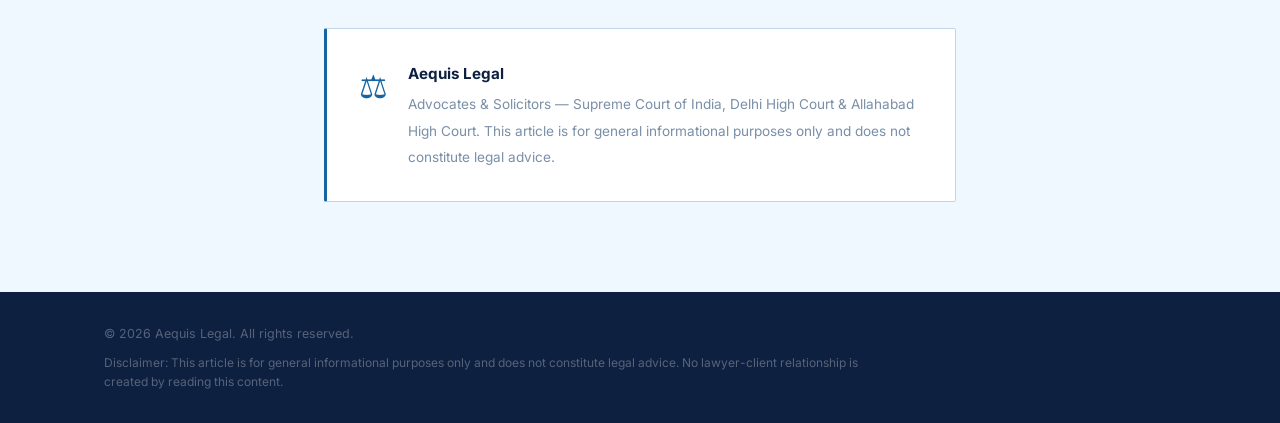
<file: website/blog/seat-vs-venue-arbitration.html>
<!DOCTYPE html>
<html lang="en">
<head>
  <meta charset="UTF-8" />
  <meta name="viewport" content="width=device-width, initial-scale=1.0" />
  <title>Seat vs. Venue in Arbitration — Indian Law Explained | Aequis Legal</title>
  <meta name="description" content="Why the distinction between juridical seat and physical venue of arbitration still matters in Indian law — and how the Supreme Court and High Courts approach it today." />
  <meta name="keywords" content="seat vs venue arbitration India, juridical seat arbitration, arbitration law India, international arbitration India, ICC arbitration lawyer Delhi, Arbitration Conciliation Act India, arbitration lawyer New Delhi, Supreme Court arbitration India" />
  <meta name="author" content="Utkarsh Kumar, Advocate" />
  <meta name="robots" content="index, follow, max-snippet:-1, max-image-preview:large, max-video-preview:-1" />
  <link rel="canonical" href="https://aequislegal.com/blog/seat-vs-venue-arbitration.html" />
  <!-- Open Graph -->
  <meta property="og:type"        content="article" />
  <meta property="og:url"         content="https://aequislegal.com/blog/seat-vs-venue-arbitration.html" />
  <meta property="og:title"       content="Seat vs. Venue in Arbitration — Indian Law Explained" />
  <meta property="og:description" content="Why the juridical seat and physical venue distinction still matters in Indian arbitration law — and how courts approach it today." />
  <meta property="og:image"       content="https://aequislegal.com/img/utkarsh-kumar.jpg" />
  <meta property="og:locale"      content="en_IN" />
  <meta property="og:site_name"   content="Aequis Legal" />
  <meta property="article:author" content="Utkarsh Kumar" />
  <meta property="article:published_time" content="2026-02-01" />
  <meta property="article:section" content="Arbitration Law" />
  <!-- Twitter Card -->
  <meta name="twitter:card"        content="summary_large_image" />
  <meta name="twitter:title"       content="Seat vs. Venue in Arbitration — Indian Law Explained" />
  <meta name="twitter:description" content="Why the juridical seat and physical venue distinction still matters in Indian arbitration — and how courts approach it today." />
  <meta name="twitter:image"       content="https://aequislegal.com/img/utkarsh-kumar.jpg" />
  <!-- Structured Data: BlogPosting -->
  <script type="application/ld+json">
  {
    "@context": "https://schema.org",
    "@type": "BlogPosting",
    "headline": "Seat vs. Venue in Arbitration: Why It Still Matters in Indian Law",
    "description": "The confusion between juridical seat and physical venue of arbitration — why it still matters and how Indian courts approach it.",
    "url": "https://aequislegal.com/blog/seat-vs-venue-arbitration.html",
    "datePublished": "2026-02-01",
    "dateModified": "2026-04-27",
    "author": { "@type": "Person", "name": "Utkarsh Kumar", "url": "https://aequislegal.com/about.html" },
    "publisher": { "@type": "Organization", "name": "Aequis Legal", "url": "https://aequislegal.com" },
    "mainEntityOfPage": "https://aequislegal.com/blog/seat-vs-venue-arbitration.html",
    "about": ["Arbitration Law", "Seat of Arbitration", "Arbitration and Conciliation Act", "Supreme Court of India"]
  }
  </script>
  <link rel="preconnect" href="https://fonts.googleapis.com">
  <link rel="preconnect" href="https://fonts.gstatic.com" crossorigin>
  <link href="https://fonts.googleapis.com/css2?family=Cormorant+Garamond:ital,wght@0,300;0,400;0,500;0,600;0,700;1,300;1,400;1,600&family=Inter:wght@300;400;500;600&family=Cinzel:wght@400;600&display=swap" rel="stylesheet">
  <link rel="stylesheet" href="../styles.css" />
  <style>
    .blog-hero { background: var(--navy); padding: clamp(80px,10vw,140px) 0 clamp(48px,6vw,80px); }
    .blog-hero .sec-label { color: var(--gold); }
    .blog-hero h1 { font-family: var(--f-serif); font-size: clamp(2rem,5vw,4rem); font-weight:300; color:var(--white); line-height:1.1; margin-bottom:1.5rem; letter-spacing:-0.01em; }
    .blog-hero h1 em { font-style:italic; color:var(--gold); }
    .blog-meta { display:flex; gap:24px; flex-wrap:wrap; align-items:center; }
    .blog-meta-tag { font-size:0.7rem; font-weight:700; letter-spacing:0.12em; text-transform:uppercase; color:var(--gold); background:rgba(21,101,163,0.12); border:1px solid rgba(21,101,163,0.30); padding:5px 12px; border-radius:2px; }
    .blog-meta-date { font-size:0.82rem; color:rgba(255,255,255,0.45); }
    .blog-meta-author { font-size:0.82rem; color:rgba(255,255,255,0.45); }
    .blog-body { max-width:760px; margin:0 auto; padding: clamp(48px,7vw,96px) var(--pad); }
    .blog-body p { font-size:1rem; color:var(--ink-mid); line-height:1.85; margin-bottom:1.5rem; }
    .blog-body h2 { font-family:var(--f-serif); font-size:clamp(1.4rem,2.5vw,2rem); font-weight:600; color:var(--ink); line-height:1.2; margin:2.5rem 0 1rem; }
    .blog-body h3 { font-family:var(--f-serif); font-size:1.15rem; font-weight:600; color:var(--ink); margin:2rem 0 0.75rem; }
    .blog-body blockquote { border-left:2px solid var(--gold); padding:4px 0 4px 20px; margin:2rem 0; font-family:var(--f-serif); font-style:italic; font-size:1.05rem; color:var(--ink); line-height:1.7; }
    .blog-body ul { padding-left:0; margin-bottom:1.5rem; display:flex; flex-direction:column; gap:10px; }
    .blog-body ul li { padding-left:20px; position:relative; font-size:0.95rem; color:var(--ink-mid); line-height:1.75; }
    .blog-body ul li::before { content:'—'; position:absolute; left:0; color:var(--gold); }
    .blog-back { display:inline-flex; align-items:center; gap:8px; font-size:0.85rem; font-weight:500; color:var(--ink-mid); border-bottom:1px solid var(--border); padding-bottom:2px; margin-bottom:3rem; transition:color 0.3s; }
    .blog-back:hover { color:var(--navy); }
    .blog-footer-rule { border:none; border-top:1px solid var(--border); margin:3rem 0; }
    .blog-author-bio { display:flex; gap:20px; align-items:flex-start; padding:2rem; background:var(--white); border:1px solid var(--border); border-left:3px solid var(--gold); border-radius:2px; }
    .bab-icon { font-size:2rem; color:var(--gold); flex-shrink:0; }
    .bab-body strong { display:block; font-size:0.95rem; color:var(--navy); margin-bottom:4px; }
    .bab-body span { font-size:0.85rem; color:var(--ink-light); }
  </style>
</head>
<body>

<header class="site-header scrolled" id="siteHeader">
  <nav class="nav-wrap">
    <a href="../index.html" class="nav-brand">
      <span class="nav-emblem">⚖</span>
      <div class="nav-brand-text">
        <span class="nav-firm">Aequis Legal</span>
        <span class="nav-sub">Advocates &amp; Solicitors</span>
      </div>
    </a>
    <ul class="nav-links" id="navLinks">
      <li><a href="../index.html#expertise" class="nl">Expertise</a></li>
      <li><a href="../index.html#about"     class="nl">Our Story</a></li>
      <li><a href="../about.html"           class="nl">People</a></li>
      <li><a href="../index.html#blog"      class="nl">Writings</a></li>
      <li><a href="../index.html#contact"   class="nl nl-cta">Write to Us</a></li>
    </ul>
    <button class="nav-burger" id="navBurger"><span></span><span></span><span></span></button>
  </nav>
</header>

<div class="blog-hero">
  <div class="container">
    <div class="sec-label">Writings · Arbitration</div>
    <h1>Seat vs. Venue in Arbitration:<br/><em>Why the Distinction Still Matters</em></h1>
    <div class="blog-meta">
      <span class="blog-meta-tag">Arbitration Law</span>
      <span class="blog-meta-date">February 2026</span>
      <span class="blog-meta-author">Aequis Legal</span>
    </div>
  </div>
</div>

<div class="blog-body container">

  <a href="../index.html#blog" class="blog-back">← Back to Writings</a>

  <p>
    Few questions in Indian arbitration law have generated as much satellite litigation — 
    proceedings ancillary to the main dispute — as the distinction between the <em>seat</em> 
    and the <em>venue</em> of arbitration. At first glance, it appears technical. In practice, 
    it determines which court has jurisdiction to hear all challenges, appeals, and enforcement 
    applications arising from an arbitration. Getting it wrong can undo years of proceedings.
  </p>

  <h2>The Core Distinction</h2>

  <p>
    The <em>seat</em> of arbitration is its juridical home — a legal concept that determines 
    the <em>lex arbitri</em>, the procedural law governing the arbitration and the supervisory 
    jurisdiction of the courts. The <em>venue</em>, by contrast, is simply the physical 
    location where hearings happen to take place. Hearings may occur in London; if the seat 
    is Delhi, the Delhi High Court supervises.
  </p>

  <p>
    The distinction matters because:
  </p>

  <ul>
    <li>Only courts at the seat can set aside an arbitral award under Section 34 of the Arbitration and Conciliation Act, 1996.</li>
    <li>Applications for interim measures under Section 9 (before or after an award), and challenges to the arbitral tribunal's jurisdiction, are filed at the courts of the seat.</li>
    <li>An award is a domestic award if the seat is in India, and a foreign award if it is not — attracting entirely different enforcement regimes.</li>
    <li>The curial law (procedural rules governing the arbitration itself) is typically that of the seat.</li>
  </ul>

  <h2>How the Supreme Court Settled the Law</h2>

  <p>
    The Supreme Court of India decisively addressed this in <em>BGS SGS SOMA JV v. NHPC Ltd.</em> 
    (2019) and <em>Mankatsu Impex Pvt. Ltd. v. Airvisual Ltd.</em> (2020). The court held that 
    the designation of a <em>place</em> of arbitration in an agreement, absent any contrary 
    indication, would be construed as the seat — not merely the venue. The word "place" carries 
    juridical weight.
  </p>

  <blockquote>
    "If the arbitration clause designates a seat, that is the chosen juridical home. The parties 
    are not free to derogate from this by choosing a different court for supervision."
    <br/>— BGS SGS SOMA JV v. NHPC Ltd., (2020) 4 SCC 234
  </blockquote>

  <p>
    This aligned Indian law with the internationally accepted approach under the UNCITRAL Model 
    Law. The practical result: if your arbitration clause says "arbitration shall be conducted 
    in New Delhi", New Delhi courts supervise — regardless of where the hearings physically occur.
  </p>

  <h2>The Problem That Persists: Ambiguous Drafting</h2>

  <p>
    Despite clear Supreme Court guidance, disputes continue — largely because arbitration clauses 
    are still being drafted poorly. Common problems include:
  </p>

  <ul>
    <li>Clauses that specify a venue for hearings separately from an exclusive jurisdiction clause for courts (creating a conflict between the two).</li>
    <li>Multi-tier clauses that designate different cities for different phases of dispute resolution without clarifying which governs arbitration supervision.</li>
    <li>Institutional rules (ICC, SIAC, DIAC) that allow the seat to be determined by the institution or the tribunal absent agreement — leading to uncertainty if the parties have specified a venue but not a seat.</li>
    <li>Government contracts that designate "Delhi" as the place of arbitration but contain jurisdiction clauses favouring courts at the project site.</li>
  </ul>

  <h3>The Jurisdiction Contest</h3>

  <p>
    When parties dispute the seat, each typically rushes to file a Section 9 (interim measures) 
    or Section 34 (setting aside) application before their preferred court, creating a race to 
    jurisdiction. The court first seized will often issue an interim order, and the battle over 
    jurisdiction becomes as expensive as the underlying dispute.
  </p>

  <p>
    In infrastructure arbitrations — NHAI, NHIDCL, power sector — this is a particularly acute 
    problem because project sites are often distant from the agreed seat, and state government 
    lawyers instinctively approach local courts. The Supreme Court's direction in <em>BALCO 
    (Bharat Aluminium Co. v. Kaiser Aluminium Technical Service, 2012)</em> — that courts at 
    the seat have exclusive supervisory jurisdiction — has not always been followed at the High 
    Court level.
  </p>

  <h2>Practical Guidance</h2>

  <p>
    The simplest fix is also the most effective: draft with precision. An arbitration clause 
    should separately and explicitly state:
  </p>

  <ul>
    <li>The <strong>seat</strong> of arbitration (juridical home — courts here supervise).</li>
    <li>The <strong>venue</strong> (if different from the seat — "hearings may be conducted at…").</li>
    <li>The <strong>governing law</strong> of the main contract.</li>
    <li>The <strong>institutional rules</strong> (or the fact that it is ad hoc under the 1996 Act).</li>
  </ul>

  <p>
    Where a clause is already ambiguous, seek legal advice before commencing arbitration — 
    not after. The cost of a jurisdiction challenge mid-arbitration vastly exceeds the cost 
    of getting the clause right at contracting stage.
  </p>

  <hr class="blog-footer-rule"/>

  <div class="blog-author-bio">
    <span class="bab-icon">⚖</span>
    <div class="bab-body">
      <strong>Aequis Legal</strong>
      <span>Advocates &amp; Solicitors — Supreme Court of India, Delhi High Court &amp; Allahabad High Court. This article is for general informational purposes only and does not constitute legal advice.</span>
    </div>
  </div>

</div>

<footer class="site-footer">
  <div class="container">
    <div class="ft-bottom" style="border-top:none; padding-top:32px;">
      <p>© 2026 Aequis Legal. All rights reserved.</p>
      <p class="ft-disclaimer">Disclaimer: This article is for general informational purposes only and does not constitute legal advice. No lawyer-client relationship is created by reading this content.</p>
    </div>
  </div>
</footer>

<script src="../script.js"></script>
</body>
</html>
</file>
<file: styles.css>
/* ============================================================
   AEQUIS LEGAL — STYLESHEET
   Professional light-blue brand theme, typography-led
   ============================================================ */

/* ── Variables ───────────────────────────────────── */
:root {
  --ink:       #0f172a;
  --ink-mid:   #334155;
  --ink-light: #7a8fa8;
  --paper:     #f0f8ff;
  --white:     #ffffff;
  --border:    #bdd5ea;
  --gold:      #1565a3;
  --gold-pale: #dbeafe;
  --navy:      #0d2040;
  --navy-mid:  #1a3a6e;
  --accent:    #1d4ed8;

  --f-serif:  'Cormorant Garamond', Georgia, serif;
  --f-sans:   'Inter', system-ui, sans-serif;
  --f-title:  'Cinzel', serif;

  --max-w: 1200px;
  --pad:   clamp(20px, 5vw, 80px);

  --ease: cubic-bezier(0.4, 0, 0.2, 1);
  --dur:  0.4s;
}

/* ── Reset ───────────────────────────────────────── */
*, *::before, *::after { box-sizing: border-box; margin: 0; padding: 0; }
html { scroll-behavior: smooth; font-size: 16px; -webkit-font-smoothing: antialiased; }
body { font-family: var(--f-sans); color: var(--ink); background: var(--paper); line-height: 1.65; overflow-x: hidden; }
a { text-decoration: none; color: inherit; }
ul { list-style: none; }
button { cursor: pointer; border: none; background: none; font-family: inherit; }

.container { max-width: var(--max-w); margin: 0 auto; padding: 0 var(--pad); }

/* ============================================================
   BCI DISCLAIMER MODAL
   ============================================================ */
.bci-overlay {
  position: fixed; inset: 0; z-index: 9999;
  background: rgba(14, 31, 59, 0.92);
  backdrop-filter: blur(8px);
  display: flex; align-items: center; justify-content: center;
  padding: 20px;
  opacity: 1; transition: opacity 0.5s var(--ease);
}
.bci-overlay.hidden { opacity: 0; pointer-events: none; }

.bci-modal {
  background: var(--white);
  border-radius: 4px;
  max-width: 660px; width: 100%;
  max-height: 92vh;
  overflow-y: auto;
  padding: clamp(28px, 5vw, 56px);
  position: relative;
  border-top: 4px solid var(--gold);
  box-shadow: 0 40px 80px rgba(0,0,0,0.3);
}

.bci-logo {
  display: flex; align-items: center; gap: 14px;
  margin-bottom: 2rem;
}
.bci-emblem {
  font-size: 2.2rem; color: var(--gold); line-height: 1;
}
.bci-firm-name {
  display: block;
  font-family: var(--f-title); font-size: 1.3rem; font-weight: 600;
  color: var(--navy); letter-spacing: 0.1em;
}
.bci-firm-sub {
  display: block; font-size: 0.72rem; color: var(--ink-light);
  letter-spacing: 0.12em; text-transform: uppercase; margin-top: 2px;
}

.bci-heading {
  font-family: var(--f-serif); font-size: clamp(1.5rem, 3vw, 2rem);
  font-weight: 600; color: var(--navy); margin-bottom: 0.75rem;
}
.bci-rule {
  height: 1px; background: var(--border); margin-bottom: 1.25rem;
}
.bci-intro {
  font-size: 0.92rem; color: var(--ink-mid); line-height: 1.7; margin-bottom: 1.25rem;
}
.bci-intro em { font-style: italic; color: var(--ink); }

.bci-list {
  padding-left: 0; margin-bottom: 1.25rem;
  display: flex; flex-direction: column; gap: 12px;
}
.bci-list li {
  font-size: 0.88rem; color: var(--ink-mid); line-height: 1.65;
  padding-left: 20px; position: relative;
}
.bci-list li::before {
  content: '•'; position: absolute; left: 0;
  color: var(--gold); font-size: 1rem;
}

.bci-footer-text {
  font-size: 0.82rem; color: var(--ink-light); line-height: 1.7;
  border-top: 1px solid var(--border); padding-top: 1rem; margin-bottom: 2rem;
}

.bci-actions {
  display: flex; gap: 16px; align-items: center; flex-wrap: wrap;
}
.bci-agree {
  background: var(--navy); color: var(--white);
  padding: 13px 36px; border-radius: 2px;
  font-family: var(--f-title); font-size: 0.82rem; letter-spacing: 0.12em;
  font-weight: 600; transition: background var(--dur) var(--ease);
}
.bci-agree:hover { background: var(--accent); }
.bci-decline {
  font-size: 0.85rem; color: var(--ink-light); text-decoration: underline;
  transition: color var(--dur);
}
.bci-decline:hover { color: var(--ink); }

/* ============================================================
   NAVIGATION
   ============================================================ */
.site-header {
  position: fixed; top: 0; left: 0; right: 0; z-index: 100;
  background: transparent;
  transition: background var(--dur) var(--ease), box-shadow var(--dur) var(--ease);
}
.site-header.scrolled {
  background: rgba(253, 252, 249, 0.97);
  backdrop-filter: blur(12px);
  box-shadow: 0 1px 0 var(--border);
}

.nav-wrap {
  max-width: var(--max-w); margin: 0 auto; padding: 0 var(--pad);
  height: 72px; display: flex; align-items: center; justify-content: space-between;
}

.nav-brand {
  display: flex; align-items: center; gap: 12px; z-index: 10;
}
.nav-emblem {
  font-size: 1.6rem; color: var(--gold); transition: color var(--dur);
}
.nav-brand-text { display: flex; flex-direction: column; line-height: 1; }
.nav-firm {
  font-family: var(--f-title); font-size: 1.1rem; font-weight: 600;
  color: var(--white); letter-spacing: 0.1em;
  transition: color var(--dur) var(--ease);
}
.site-header.scrolled .nav-firm { color: var(--navy); }
.nav-sub {
  font-size: 0.6rem; letter-spacing: 0.2em; text-transform: uppercase;
  color: rgba(255,255,255,0.6); margin-top: 2px;
  transition: color var(--dur) var(--ease);
}
.site-header.scrolled .nav-sub { color: var(--ink-light); }

.nav-links {
  display: flex; align-items: center; gap: 4px;
}
.nl {
  font-size: 0.83rem; font-weight: 500; letter-spacing: 0.03em;
  color: rgba(255,255,255,0.8); padding: 8px 14px; border-radius: 3px;
  transition: color var(--dur) var(--ease), background var(--dur);
}
.nl:hover { color: var(--white); background: rgba(255,255,255,0.1); }
.site-header.scrolled .nl { color: var(--ink-mid); }
.site-header.scrolled .nl:hover { color: var(--ink); background: rgba(0,0,0,0.04); }

.nl-cta {
  border: 1px solid rgba(255,255,255,0.5);
  margin-left: 8px;
}
.nl-cta:hover { border-color: rgba(255,255,255,0.8); background: rgba(255,255,255,0.08); }
.site-header.scrolled .nl-cta { border-color: var(--navy); color: var(--navy); }
.site-header.scrolled .nl-cta:hover { background: var(--navy); color: var(--white); }

.nav-burger {
  display: none; flex-direction: column; gap: 5px; padding: 8px; z-index: 200;
}
.nav-burger span {
  display: block; width: 22px; height: 1.5px;
  background: var(--white); border-radius: 2px; transition: var(--dur) var(--ease);
}
.site-header.scrolled .nav-burger span { background: var(--ink); }

/* ============================================================
   HERO
   ============================================================ */
.hero {
  min-height: 100vh;
  background: #0b1a33;
  display: flex; flex-direction: column; justify-content: center;
  position: relative; overflow: hidden;
  padding-top: 72px;
}

/* Abstract art canvas */
.hero-canvas {
  position: absolute; inset: 0; z-index: 0;
  pointer-events: none;
}
.hero-svg {
  width: 100%; height: 100%;
  display: block;
}

.hero::after {
  content: '';
  position: absolute; bottom: 0; left: 0; right: 0; height: 200px;
  background: linear-gradient(to bottom, transparent, var(--paper));
  pointer-events: none; z-index: 1;
}

.hero-inner {
  position: relative; z-index: 2;
  padding-top: clamp(60px, 10vh, 120px);
  padding-bottom: clamp(60px, 8vh, 100px);
}

.hero-eyebrow {
  font-size: 0.75rem; font-weight: 500; letter-spacing: 0.2em;
  text-transform: uppercase; color: rgba(255,255,255,0.5);
  margin-bottom: 1.5rem;
  display: flex; gap: 10px; align-items: center; flex-wrap: wrap;
}
.eyebrow-dot { color: var(--gold); opacity: 0.6; }

.hero-headline {
  font-family: var(--f-serif);
  font-size: clamp(3rem, 7vw, 6.5rem);
  font-weight: 300; line-height: 1.05;
  color: var(--white); margin-bottom: 2rem;
  letter-spacing: -0.01em;
}
.hero-headline em {
  font-style: italic; color: var(--gold);
  font-weight: 400;
}

.hero-body {
  font-size: clamp(1rem, 1.6vw, 1.15rem); font-weight: 300;
  color: rgba(255,255,255,0.72); line-height: 1.8;
  max-width: 540px; margin-bottom: 1.5rem;
}
.hero-body--sub {
  font-size: clamp(0.88rem, 1.4vw, 1rem); color: rgba(255,255,255,0.5);
  max-width: 480px; margin-bottom: 3rem;
}

.hero-links { display: flex; gap: 32px; flex-wrap: wrap; }

.link-arrow {
  font-size: 0.88rem; font-weight: 500;
  color: rgba(255,255,255,0.75);
  letter-spacing: 0.04em;
  display: flex; align-items: center; gap: 8px;
  transition: color var(--dur);
  border-bottom: 1px solid rgba(255,255,255,0.2);
  padding-bottom: 2px;
}
.link-arrow span { transition: transform var(--dur); }
.link-arrow:hover { color: var(--white); border-bottom-color: var(--gold); }
.link-arrow:hover span { transform: translateX(4px); }

/* Ticker */
.ticker-wrap {
  position: relative; z-index: 2;
  border-top: 1px solid rgba(255,255,255,0.1);
  background: rgba(0,0,0,0.18);
  overflow: hidden; padding: 14px 0;
  white-space: nowrap;
}
.ticker-track {
  display: inline-flex; gap: 28px;
  animation: tickerScroll 28s linear infinite;
  font-size: 0.75rem; font-weight: 500; letter-spacing: 0.12em; text-transform: uppercase;
  color: rgba(255,255,255,0.45);
}
.tdot { color: var(--gold); opacity: 0.5; }
@keyframes tickerScroll {
  0%   { transform: translateX(0); }
  100% { transform: translateX(-50%); }
}

/* ============================================================
   METRICS BAR
   ============================================================ */
.metrics-bar {
  background: var(--navy); padding: 56px 0;
}
.metrics-inner {
  display: flex; align-items: center; justify-content: space-between;
  flex-wrap: wrap; gap: 32px;
}
.m-item { text-align: center; flex: 1; min-width: 120px; }
.m-num {
  font-family: var(--f-serif);
  font-size: clamp(2.2rem, 4vw, 3.4rem);
  font-weight: 300; color: var(--white); line-height: 1;
  margin-bottom: 0.5rem; display: flex; align-items: baseline;
  justify-content: center; gap: 2px;
}
.m-suf { font-size: clamp(1.2rem, 2vw, 1.8rem); color: var(--gold); }
.m-label {
  font-size: 0.72rem; font-weight: 500; letter-spacing: 0.14em;
  text-transform: uppercase; color: rgba(255,255,255,0.4);
}
.m-sep { width: 1px; height: 60px; background: rgba(255,255,255,0.1); flex-shrink: 0; }
.m-label-big {
  font-family: var(--f-serif); font-size: clamp(1.6rem, 2.5vw, 2.4rem);
  font-weight: 300; color: var(--white); line-height: 1;
}

/* ============================================================
   SECTIONS — shared
   ============================================================ */
.sec {
  padding: clamp(64px, 10vw, 120px) 0;
  border-top: 1px solid var(--border);
}
.sec-label {
  font-size: 0.7rem; font-weight: 600; letter-spacing: 0.22em;
  text-transform: uppercase; color: var(--gold);
  margin-bottom: 1.25rem;
}
.sec-title {
  font-family: var(--f-serif);
  font-size: clamp(2rem, 4.5vw, 3.6rem);
  font-weight: 300; line-height: 1.1; color: var(--ink);
  margin-bottom: 1.5rem; letter-spacing: -0.01em;
}
.sec-title em { font-style: italic; color: var(--accent); }

.sec-top-row {
  display: grid; grid-template-columns: 1fr 1fr;
  gap: 48px; align-items: start; margin-bottom: clamp(40px, 6vw, 72px);
}
.sec-intro {
  font-size: 0.97rem; color: var(--ink-mid); line-height: 1.8;
  padding-top: 0.5rem;
}

/* ============================================================
   EXPERTISE GRID
   ============================================================ */
.exp-grid {
  display: grid;
  grid-template-columns: repeat(3, 1fr);
  gap: 0;
  border-top: 1px solid var(--border);
  border-left: 1px solid var(--border);
}
.exp-card {
  padding: clamp(24px, 3vw, 40px);
  border-right: 1px solid var(--border);
  border-bottom: 1px solid var(--border);
  position: relative; overflow: hidden;
  transition: background var(--dur) var(--ease);
}
.exp-card:hover { background: var(--white); }
.exp-card::after {
  content: '';
  position: absolute; top: 0; left: 0; width: 3px; height: 0;
  background: var(--gold);
  transition: height 0.4s var(--ease);
}
.exp-card:hover::after { height: 100%; }

.exp-n {
  display: block;
  font-family: var(--f-serif); font-size: 0.95rem;
  color: var(--ink-light); margin-bottom: 1rem;
  font-weight: 300; letter-spacing: 0.05em;
}
.exp-card h3 {
  font-family: var(--f-serif); font-size: 1.2rem; font-weight: 600;
  color: var(--ink); margin-bottom: 0.75rem; line-height: 1.3;
}
.exp-card p {
  font-size: 0.875rem; color: var(--ink-mid); line-height: 1.75;
  margin-bottom: 1.5rem;
}
.card-link {
  font-size: 0.8rem; font-weight: 500; letter-spacing: 0.08em;
  color: var(--gold);
  border-bottom: 1px solid transparent;
  transition: border-color var(--dur);
}
.card-link:hover { border-color: var(--gold); }

/* ============================================================
   ABOUT
   ============================================================ */
.about-sec { background: var(--white); }

.about-layout {
  display: grid; grid-template-columns: 1fr 1.4fr;
  gap: clamp(40px, 6vw, 96px); align-items: start;
}
.about-card {
  display: flex; gap: 16px; align-items: flex-start;
  background: var(--paper); border: 1px solid var(--border);
  border-left: 3px solid var(--gold);
  padding: 24px; border-radius: 2px; margin-bottom: 2rem;
}
.about-portrait-icon {
  font-size: 2.5rem; color: var(--gold); line-height: 1; flex-shrink: 0;
}
.about-portrait-info { display: flex; flex-direction: column; gap: 4px; }
.about-portrait-info strong { font-size: 1rem; color: var(--navy); font-weight: 600; }
.about-portrait-info span { font-size: 0.8rem; color: var(--ink-light); }

.about-values {
  display: flex; flex-direction: column; gap: 0;
  border: 1px solid var(--border);
  border-radius: 2px; overflow: hidden;
}
.av-item {
  padding: 16px 20px; border-bottom: 1px solid var(--border);
  display: flex; gap: 20px; align-items: baseline;
}
.av-item:last-child { border-bottom: none; }
.av-label {
  font-family: var(--f-title); font-size: 0.72rem; font-weight: 600;
  letter-spacing: 0.1em; text-transform: uppercase; color: var(--gold);
  min-width: 96px;
}
.av-text { font-size: 0.87rem; color: var(--ink-mid); }

.about-lede {
  font-family: var(--f-serif); font-size: clamp(1.2rem, 2vw, 1.5rem);
  font-weight: 400; line-height: 1.6; color: var(--ink); margin-bottom: 1.5rem;
  font-style: italic;
}
.about-right p {
  font-size: 0.95rem; color: var(--ink-mid); line-height: 1.8; margin-bottom: 1.25rem;
}
.about-right strong { color: var(--ink); font-weight: 600; }
.about-quote {
  border-left: 2px solid var(--gold); padding-left: 20px;
  font-family: var(--f-serif); font-style: italic;
  font-size: 1.05rem; color: var(--ink-mid); line-height: 1.7;
  margin-top: 2rem;
}

/* ============================================================
   CASES TABLE
   ============================================================ */
.cases-table {
  border-top: 2px solid var(--ink);
  border-bottom: 1px solid var(--border);
}
.cases-thead {
  display: grid; grid-template-columns: 200px 1fr 200px;
  gap: 24px; padding: 12px 0;
  border-bottom: 1px solid var(--border);
  font-size: 0.7rem; font-weight: 600; letter-spacing: 0.12em;
  text-transform: uppercase; color: var(--ink-light);
}
.case-row {
  display: grid; grid-template-columns: 200px 1fr 200px;
  gap: 24px; padding: clamp(20px, 3vw, 32px) 0;
  border-bottom: 1px solid var(--border);
  align-items: start;
  transition: background var(--dur);
}
.case-row:hover { background: var(--white); }

.cr-forum { padding-top: 4px; }
.cr-tag {
  display: inline-block;
  font-size: 0.68rem; font-weight: 600; letter-spacing: 0.1em;
  text-transform: uppercase; color: var(--gold);
  background: var(--gold-pale); border: 1px solid rgba(184,151,62,0.3);
  padding: 5px 10px; border-radius: 2px;
}
.cr-body h4 {
  font-family: var(--f-serif); font-size: 1.05rem; font-weight: 600;
  color: var(--ink); margin-bottom: 0.5rem; line-height: 1.4;
  font-style: italic;
}
.cr-body p { font-size: 0.87rem; color: var(--ink-mid); line-height: 1.7; }
.cr-body strong { color: var(--ink); font-weight: 600; }
.cr-nature {
  font-size: 0.78rem; color: var(--ink-light);
  line-height: 1.5; padding-top: 4px;
}

/* ============================================================
   CLIENTS
   ============================================================ */
.clients-title { margin-bottom: clamp(32px, 5vw, 56px); }
.clients-grid {
  display: grid; grid-template-columns: repeat(4, 1fr);
  gap: 0;
  border-top: 1px solid var(--border);
  border-left: 1px solid var(--border);
}
.ci {
  padding: clamp(20px, 2.5vw, 32px);
  border-right: 1px solid var(--border);
  border-bottom: 1px solid var(--border);
  display: flex; flex-direction: column; gap: 6px;
  transition: background var(--dur);
}
.ci:hover { background: var(--white); }
.ci-abbr {
  font-family: var(--f-title); font-size: 1rem; font-weight: 600;
  color: var(--navy); letter-spacing: 0.05em;
}
.ci-full { font-size: 0.78rem; color: var(--ink-light); line-height: 1.4; }

/* ============================================================
   AWARDS
   ============================================================ */
.awards-grid {
  display: grid; grid-template-columns: repeat(3, 1fr);
  gap: 0;
  border-top: 1px solid var(--border);
  border-left: 1px solid var(--border);
}
.award-item {
  padding: clamp(24px, 3vw, 40px);
  border-right: 1px solid var(--border);
  border-bottom: 1px solid var(--border);
  transition: background var(--dur);
  position: relative; overflow: hidden;
}
.award-item::before {
  content: '';
  position: absolute; bottom: 0; left: 0; right: 0; height: 3px;
  background: var(--gold); transform: scaleX(0); transform-origin: left;
  transition: transform 0.4s var(--ease);
}
.award-item:hover { background: var(--white); }
.award-item:hover::before { transform: scaleX(1); }

.aw-meta { display: flex; justify-content: space-between; align-items: center; margin-bottom: 1rem; }
.aw-org {
  font-size: 0.7rem; font-weight: 700; letter-spacing: 0.12em;
  text-transform: uppercase; color: var(--gold);
}
.aw-year { font-size: 0.82rem; color: var(--ink-light); font-variant-numeric: tabular-nums; }
.aw-title {
  font-family: var(--f-serif); font-size: 1.05rem; font-weight: 600;
  color: var(--ink); line-height: 1.45; margin-bottom: 0.75rem;
}
.aw-body { font-size: 0.84rem; color: var(--ink-mid); line-height: 1.7; }

/* ============================================================
   REVIEWS CAROUSEL
   ============================================================ */
.reviews-sec { background: var(--white); }
.reviews-title { text-align: center; margin-bottom: clamp(40px, 6vw, 64px); }
.reviews-wrap { max-width: 780px; margin: 0 auto; }

.review-slides { min-height: 260px; position: relative; }
.rev-slide { display: none; animation: revFadeIn 0.5s var(--ease); }
.rev-slide.active { display: block; }
@keyframes revFadeIn { from { opacity: 0; transform: translateY(10px); } to { opacity: 1; transform: none; } }

.rev-stars { color: var(--gold); font-size: 1.1rem; letter-spacing: 3px; margin-bottom: 1.5rem; }
.rev-slide blockquote {
  font-family: var(--f-serif); font-size: clamp(1.1rem, 2.2vw, 1.5rem);
  font-weight: 400; font-style: italic; line-height: 1.65;
  color: var(--ink); margin-bottom: 2rem;
}
.rev-attr { display: flex; flex-direction: column; gap: 4px; }
.rev-attr strong { font-size: 0.9rem; color: var(--navy); }
.rev-attr span   { font-size: 0.82rem; color: var(--ink-light); }

.rev-nav {
  display: flex; align-items: center; gap: 20px;
  margin-top: 2.5rem; border-top: 1px solid var(--border); padding-top: 1.5rem;
}
.rev-btn {
  width: 40px; height: 40px;
  border: 1px solid var(--border); border-radius: 50%;
  color: var(--ink-mid); font-size: 1rem;
  display: flex; align-items: center; justify-content: center;
  transition: all var(--dur);
}
.rev-btn:hover { border-color: var(--navy); color: var(--navy); }
.rev-dots { display: flex; gap: 8px; flex: 1; }
.rd {
  width: 28px; height: 2px; background: var(--border); border-radius: 2px;
  cursor: pointer; transition: background var(--dur);
}
.rd.active { background: var(--navy); }

/* ============================================================
   BLOG
   ============================================================ */
.blog-grid {
  display: grid; grid-template-columns: repeat(3, 1fr);
  gap: 0;
  border-top: 1px solid var(--border);
  border-left: 1px solid var(--border);
}
.blog-card {
  padding: clamp(28px, 3.5vw, 48px);
  border-right: 1px solid var(--border);
  border-bottom: 1px solid var(--border);
  display: flex; flex-direction: column; gap: 0;
  transition: background var(--dur);
}
.blog-card:hover { background: var(--white); }

.bc-meta {
  display: flex; gap: 12px; align-items: center;
  margin-bottom: 1.25rem;
}
.bc-tag {
  font-size: 0.68rem; font-weight: 700; letter-spacing: 0.1em;
  text-transform: uppercase; color: var(--gold);
  background: var(--gold-pale); border: 1px solid rgba(184,151,62,0.3);
  padding: 4px 10px; border-radius: 2px;
}
.bc-date {
  font-size: 0.75rem; color: var(--ink-light);
}
.bc-title {
  font-family: var(--f-serif); font-size: clamp(1.05rem, 1.8vw, 1.3rem);
  font-weight: 600; line-height: 1.35; color: var(--ink);
  margin-bottom: 1rem;
}
.bc-title a { color: inherit; transition: color var(--dur); }
.bc-title a:hover { color: var(--accent); }
.bc-excerpt {
  font-size: 0.88rem; color: var(--ink-mid); line-height: 1.75;
  flex: 1; margin-bottom: 1.5rem;
}

@media (max-width: 1024px) {
  .blog-grid { grid-template-columns: repeat(2, 1fr); }
}
@media (max-width: 640px) {
  .blog-grid { grid-template-columns: 1fr; }
}

.contact-sec { background: var(--paper); }
.contact-layout {
  display: grid; grid-template-columns: 1fr 1.2fr;
  gap: clamp(40px, 6vw, 96px); align-items: start;
}
.contact-tagline {
  font-size: 1rem; color: var(--ink-mid); line-height: 1.75; margin-bottom: 2.5rem;
}
.contact-details { display: flex; flex-direction: column; gap: 0; }
.cd-row {
  display: flex; gap: 24px; padding: 16px 0;
  border-bottom: 1px solid var(--border);
  align-items: flex-start;
}
.cd-row:first-child { border-top: 1px solid var(--border); }
.cd-lbl {
  font-size: 0.68rem; font-weight: 700; letter-spacing: 0.14em;
  text-transform: uppercase; color: var(--gold); min-width: 56px; padding-top: 3px;
}
.cd-val { font-size: 0.9rem; color: var(--ink-mid); line-height: 1.7; }
.cd-val a { color: var(--ink-mid); transition: color var(--dur); }
.cd-val a:hover { color: var(--navy); }

/* Form */
.cf { display: flex; flex-direction: column; gap: 20px; }
.cf-field { display: flex; flex-direction: column; gap: 6px; }
.cf-row { display: grid; grid-template-columns: 1fr 1fr; gap: 20px; }
.cf-field label { font-size: 0.78rem; font-weight: 600; letter-spacing: 0.06em; color: var(--ink); }
.req { color: var(--accent); }
.cf-field input,
.cf-field select,
.cf-field textarea {
  width: 100%; padding: 11px 14px;
  border: 1px solid var(--border); border-radius: 2px;
  font-size: 0.9rem; font-family: var(--f-sans);
  color: var(--ink); background: var(--white);
  outline: none; transition: border-color var(--dur);
}
.cf-field input:focus,
.cf-field select:focus,
.cf-field textarea:focus { border-color: var(--navy); }
.cf-field textarea { resize: vertical; min-height: 110px; }
.cf-disclaimer { font-size: 0.78rem; color: var(--ink-light); line-height: 1.5; }
.cf-submit {
  background: var(--navy); color: var(--white);
  padding: 14px 32px; border-radius: 2px;
  font-family: var(--f-title); font-size: 0.82rem; font-weight: 600;
  letter-spacing: 0.1em; align-self: flex-start;
  transition: background var(--dur);
}
.cf-submit:hover { background: var(--accent); }
.cf-success {
  font-size: 0.88rem; color: #166534;
  border: 1px solid #bbf7d0; background: #f0fdf4;
  padding: 14px 20px; border-radius: 2px;
}

/* ============================================================
   FOOTER
   ============================================================ */
.site-footer {
  background: var(--navy); color: rgba(255,255,255,0.65);
}
.ft-top {
  display: flex; justify-content: space-between; align-items: center;
  padding: 36px 0; border-bottom: 1px solid rgba(255,255,255,0.08);
  flex-wrap: wrap; gap: 20px;
}
.ft-brand { display: flex; align-items: center; gap: 14px; }
.ft-emblem { font-size: 1.8rem; color: var(--gold); }
.ft-firm {
  display: block; font-family: var(--f-title); font-size: 1rem;
  color: var(--white); letter-spacing: 0.12em;
}
.ft-sub {
  display: block; font-size: 0.62rem; letter-spacing: 0.18em;
  text-transform: uppercase; color: rgba(255,255,255,0.4); margin-top: 2px;
}
.ft-nav { display: flex; gap: 24px; flex-wrap: wrap; }
.ft-nav a { font-size: 0.82rem; color: rgba(255,255,255,0.5); transition: color var(--dur); }
.ft-nav a:hover { color: var(--white); }

.ft-mid {
  display: grid; grid-template-columns: repeat(4, 1fr); gap: 40px;
  padding: 48px 0;
}
.ft-col { display: flex; flex-direction: column; gap: 10px; }
.ft-head {
  font-size: 0.68rem; font-weight: 700; letter-spacing: 0.18em;
  text-transform: uppercase; color: var(--gold); margin-bottom: 4px;
}
.ft-col span, .ft-col a {
  font-size: 0.84rem; color: rgba(255,255,255,0.5); line-height: 1.5;
  transition: color var(--dur);
}
.ft-col a:hover { color: rgba(255,255,255,0.85); }

.ft-bottom {
  border-top: 1px solid rgba(255,255,255,0.08);
  padding: 24px 0;
}
.ft-bottom p { font-size: 0.78rem; color: rgba(255,255,255,0.3); margin-bottom: 8px; }
.ft-disclaimer { max-width: 800px; line-height: 1.6; font-size: 0.75rem !important; }

/* ============================================================
   FLOATING EMAIL PILL
   ============================================================ */
.float-pill {
  position: fixed; bottom: 24px; right: 24px; z-index: 200;
  background: var(--navy); color: rgba(255,255,255,0.85);
  padding: 12px 20px; border-radius: 50px;
  font-size: 0.78rem; font-weight: 500;
  box-shadow: 0 8px 24px rgba(14,31,59,0.35);
  transition: all var(--dur) var(--ease);
  opacity: 0; transform: translateY(8px); pointer-events: none;
}
.float-pill.visible { opacity: 1; transform: translateY(0); pointer-events: all; }
.float-pill:hover { background: var(--accent); color: var(--white); }

/* ============================================================
   SCROLL REVEAL
   ============================================================ */
[data-reveal] {
  opacity: 0; transform: translateY(24px);
  transition: opacity 0.7s var(--ease), transform 0.7s var(--ease);
}
[data-reveal].revealed {
  opacity: 1; transform: none;
}

/* ============================================================
   RESPONSIVE
   ============================================================ */
@media (max-width: 1024px) {
  .exp-grid { grid-template-columns: repeat(2, 1fr); }
  .clients-grid { grid-template-columns: repeat(3, 1fr); }
  .awards-grid { grid-template-columns: repeat(2, 1fr); }
  .ft-mid { grid-template-columns: repeat(2, 1fr); }
}

@media (max-width: 800px) {
  .sec-top-row { grid-template-columns: 1fr; gap: 20px; }
  .about-layout { grid-template-columns: 1fr; }
  .contact-layout { grid-template-columns: 1fr; }
  .cases-thead { display: none; }
  .case-row { grid-template-columns: 1fr; gap: 10px; }
  .cr-nature { color: var(--gold); font-size: 0.72rem; }
  .clients-grid { grid-template-columns: repeat(2, 1fr); }
  .awards-grid { grid-template-columns: 1fr; }
  .metrics-inner { justify-content: center; gap: 24px; }
  .m-sep { display: none; }
}

@media (max-width: 640px) {
  .nav-links {
    position: fixed; inset: 0; top: 72px;
    background: rgba(14,31,59,0.98); backdrop-filter: blur(16px);
    flex-direction: column; align-items: center; justify-content: center;
    gap: 8px; padding: 32px;
    transform: translateX(100%); transition: transform 0.4s var(--ease);
  }
  .nav-links.open { transform: translateX(0); }
  .nl { color: var(--white); font-size: 1.1rem; padding: 12px 24px; }
  .nl-cta { border-color: rgba(255,255,255,0.4); }
  .site-header.scrolled .nl { color: var(--white); }

  .nav-burger { display: flex; }
  .nav-burger.open span:nth-child(1) { transform: translateY(6.5px) rotate(45deg); }
  .nav-burger.open span:nth-child(2) { opacity: 0; }
  .nav-burger.open span:nth-child(3) { transform: translateY(-6.5px) rotate(-45deg); }
  .site-header.scrolled .nav-burger.open span { background: var(--white); }

  .exp-grid { grid-template-columns: 1fr; }
  .clients-grid { grid-template-columns: 1fr 1fr; }
  .cf-row { grid-template-columns: 1fr; }
  .ft-mid { grid-template-columns: 1fr; gap: 28px; }
  .ft-top { flex-direction: column; }
  .hero-headline { font-size: clamp(2.4rem, 10vw, 3.6rem); }
}

@media (max-width: 400px) {
  .clients-grid { grid-template-columns: 1fr; }
}
</file>
<file: website/styles.css>
/* ============================================================
   AEQUIS LEGAL — STYLESHEET
   Professional light-blue brand theme, typography-led
   ============================================================ */

/* ── Variables ───────────────────────────────────── */
:root {
  --ink:       #0f172a;
  --ink-mid:   #334155;
  --ink-light: #7a8fa8;
  --paper:     #f0f8ff;
  --white:     #ffffff;
  --border:    #bdd5ea;
  --gold:      #1565a3;
  --gold-pale: #dbeafe;
  --navy:      #0d2040;
  --navy-mid:  #1a3a6e;
  --accent:    #1d4ed8;

  --f-serif:  'Cormorant Garamond', Georgia, serif;
  --f-sans:   'Inter', system-ui, sans-serif;
  --f-title:  'Cinzel', serif;

  --max-w: 1200px;
  --pad:   clamp(20px, 5vw, 80px);

  --ease: cubic-bezier(0.4, 0, 0.2, 1);
  --dur:  0.4s;
}

/* ── Reset ───────────────────────────────────────── */
*, *::before, *::after { box-sizing: border-box; margin: 0; padding: 0; }
html { scroll-behavior: smooth; font-size: 16px; -webkit-font-smoothing: antialiased; }
body { font-family: var(--f-sans); color: var(--ink); background: var(--paper); line-height: 1.65; overflow-x: hidden; }
a { text-decoration: none; color: inherit; }
ul { list-style: none; }
button { cursor: pointer; border: none; background: none; font-family: inherit; }

.container { max-width: var(--max-w); margin: 0 auto; padding: 0 var(--pad); }

/* ============================================================
   BCI DISCLAIMER MODAL
   ============================================================ */
.bci-overlay {
  position: fixed; inset: 0; z-index: 9999;
  background: rgba(14, 31, 59, 0.92);
  backdrop-filter: blur(8px);
  display: flex; align-items: center; justify-content: center;
  padding: 20px;
  opacity: 1; transition: opacity 0.5s var(--ease);
}
.bci-overlay.hidden { opacity: 0; pointer-events: none; }

.bci-modal {
  background: var(--white);
  border-radius: 4px;
  max-width: 660px; width: 100%;
  max-height: 92vh;
  overflow-y: auto;
  padding: clamp(28px, 5vw, 56px);
  position: relative;
  border-top: 4px solid var(--gold);
  box-shadow: 0 40px 80px rgba(0,0,0,0.3);
}

.bci-logo {
  display: flex; align-items: center; gap: 14px;
  margin-bottom: 2rem;
}
.bci-emblem {
  font-size: 2.2rem; color: var(--gold); line-height: 1;
}
.bci-firm-name {
  display: block;
  font-family: var(--f-title); font-size: 1.3rem; font-weight: 600;
  color: var(--navy); letter-spacing: 0.1em;
}
.bci-firm-sub {
  display: block; font-size: 0.72rem; color: var(--ink-light);
  letter-spacing: 0.12em; text-transform: uppercase; margin-top: 2px;
}

.bci-heading {
  font-family: var(--f-serif); font-size: clamp(1.5rem, 3vw, 2rem);
  font-weight: 600; color: var(--navy); margin-bottom: 0.75rem;
}
.bci-rule {
  height: 1px; background: var(--border); margin-bottom: 1.25rem;
}
.bci-intro {
  font-size: 0.92rem; color: var(--ink-mid); line-height: 1.7; margin-bottom: 1.25rem;
}
.bci-intro em { font-style: italic; color: var(--ink); }

.bci-list {
  padding-left: 0; margin-bottom: 1.25rem;
  display: flex; flex-direction: column; gap: 12px;
}
.bci-list li {
  font-size: 0.88rem; color: var(--ink-mid); line-height: 1.65;
  padding-left: 20px; position: relative;
}
.bci-list li::before {
  content: '•'; position: absolute; left: 0;
  color: var(--gold); font-size: 1rem;
}

.bci-footer-text {
  font-size: 0.82rem; color: var(--ink-light); line-height: 1.7;
  border-top: 1px solid var(--border); padding-top: 1rem; margin-bottom: 2rem;
}

.bci-actions {
  display: flex; gap: 16px; align-items: center; flex-wrap: wrap;
}
.bci-agree {
  background: var(--navy); color: var(--white);
  padding: 13px 36px; border-radius: 2px;
  font-family: var(--f-title); font-size: 0.82rem; letter-spacing: 0.12em;
  font-weight: 600; transition: background var(--dur) var(--ease);
}
.bci-agree:hover { background: var(--accent); }
.bci-decline {
  font-size: 0.85rem; color: var(--ink-light); text-decoration: underline;
  transition: color var(--dur);
}
.bci-decline:hover { color: var(--ink); }

/* ============================================================
   NAVIGATION
   ============================================================ */
.site-header {
  position: fixed; top: 0; left: 0; right: 0; z-index: 100;
  background: transparent;
  transition: background var(--dur) var(--ease), box-shadow var(--dur) var(--ease);
}
.site-header.scrolled {
  background: rgba(253, 252, 249, 0.97);
  backdrop-filter: blur(12px);
  box-shadow: 0 1px 0 var(--border);
}

.nav-wrap {
  max-width: var(--max-w); margin: 0 auto; padding: 0 var(--pad);
  height: 72px; display: flex; align-items: center; justify-content: space-between;
}

.nav-brand {
  display: flex; align-items: center; gap: 12px; z-index: 10;
}
.nav-emblem {
  font-size: 1.6rem; color: var(--gold); transition: color var(--dur);
}
.nav-brand-text { display: flex; flex-direction: column; line-height: 1; }
.nav-firm {
  font-family: var(--f-title); font-size: 1.1rem; font-weight: 600;
  color: var(--white); letter-spacing: 0.1em;
  transition: color var(--dur) var(--ease);
}
.site-header.scrolled .nav-firm { color: var(--navy); }
.nav-sub {
  font-size: 0.6rem; letter-spacing: 0.2em; text-transform: uppercase;
  color: rgba(255,255,255,0.6); margin-top: 2px;
  transition: color var(--dur) var(--ease);
}
.site-header.scrolled .nav-sub { color: var(--ink-light); }

.nav-links {
  display: flex; align-items: center; gap: 4px;
}
.nl {
  font-size: 0.83rem; font-weight: 500; letter-spacing: 0.03em;
  color: rgba(255,255,255,0.8); padding: 8px 14px; border-radius: 3px;
  transition: color var(--dur) var(--ease), background var(--dur);
}
.nl:hover { color: var(--white); background: rgba(255,255,255,0.1); }
.site-header.scrolled .nl { color: var(--ink-mid); }
.site-header.scrolled .nl:hover { color: var(--ink); background: rgba(0,0,0,0.04); }

.nl-cta {
  border: 1px solid rgba(255,255,255,0.5);
  margin-left: 8px;
}
.nl-cta:hover { border-color: rgba(255,255,255,0.8); background: rgba(255,255,255,0.08); }
.site-header.scrolled .nl-cta { border-color: var(--navy); color: var(--navy); }
.site-header.scrolled .nl-cta:hover { background: var(--navy); color: var(--white); }

.nav-burger {
  display: none; flex-direction: column; gap: 5px; padding: 8px; z-index: 200;
}
.nav-burger span {
  display: block; width: 22px; height: 1.5px;
  background: var(--white); border-radius: 2px; transition: var(--dur) var(--ease);
}
.site-header.scrolled .nav-burger span { background: var(--ink); }

/* ============================================================
   HERO
   ============================================================ */
.hero {
  min-height: 100vh;
  background: #0b1a33;
  display: flex; flex-direction: column; justify-content: center;
  position: relative; overflow: hidden;
  padding-top: 72px;
}

/* Abstract art canvas */
.hero-canvas {
  position: absolute; inset: 0; z-index: 0;
  pointer-events: none;
}
.hero-svg {
  width: 100%; height: 100%;
  display: block;
}

.hero::after {
  content: '';
  position: absolute; bottom: 0; left: 0; right: 0; height: 200px;
  background: linear-gradient(to bottom, transparent, var(--paper));
  pointer-events: none; z-index: 1;
}

.hero-inner {
  position: relative; z-index: 2;
  padding-top: clamp(60px, 10vh, 120px);
  padding-bottom: clamp(60px, 8vh, 100px);
}

.hero-eyebrow {
  font-size: 0.75rem; font-weight: 500; letter-spacing: 0.2em;
  text-transform: uppercase; color: rgba(255,255,255,0.5);
  margin-bottom: 1.5rem;
  display: flex; gap: 10px; align-items: center; flex-wrap: wrap;
}
.eyebrow-dot { color: var(--gold); opacity: 0.6; }

.hero-headline {
  font-family: var(--f-serif);
  font-size: clamp(3rem, 7vw, 6.5rem);
  font-weight: 300; line-height: 1.05;
  color: var(--white); margin-bottom: 2rem;
  letter-spacing: -0.01em;
}
.hero-headline em {
  font-style: italic; color: var(--gold);
  font-weight: 400;
}

.hero-body {
  font-size: clamp(1rem, 1.6vw, 1.15rem); font-weight: 300;
  color: rgba(255,255,255,0.72); line-height: 1.8;
  max-width: 540px; margin-bottom: 1.5rem;
}
.hero-body--sub {
  font-size: clamp(0.88rem, 1.4vw, 1rem); color: rgba(255,255,255,0.5);
  max-width: 480px; margin-bottom: 3rem;
}

.hero-links { display: flex; gap: 32px; flex-wrap: wrap; }

.link-arrow {
  font-size: 0.88rem; font-weight: 500;
  color: rgba(255,255,255,0.75);
  letter-spacing: 0.04em;
  display: flex; align-items: center; gap: 8px;
  transition: color var(--dur);
  border-bottom: 1px solid rgba(255,255,255,0.2);
  padding-bottom: 2px;
}
.link-arrow span { transition: transform var(--dur); }
.link-arrow:hover { color: var(--white); border-bottom-color: var(--gold); }
.link-arrow:hover span { transform: translateX(4px); }

/* Ticker */
.ticker-wrap {
  position: relative; z-index: 2;
  border-top: 1px solid rgba(255,255,255,0.1);
  background: rgba(0,0,0,0.18);
  overflow: hidden; padding: 14px 0;
  white-space: nowrap;
}
.ticker-track {
  display: inline-flex; gap: 28px;
  animation: tickerScroll 28s linear infinite;
  font-size: 0.75rem; font-weight: 500; letter-spacing: 0.12em; text-transform: uppercase;
  color: rgba(255,255,255,0.45);
}
.tdot { color: var(--gold); opacity: 0.5; }
@keyframes tickerScroll {
  0%   { transform: translateX(0); }
  100% { transform: translateX(-50%); }
}

/* ============================================================
   METRICS BAR
   ============================================================ */
.metrics-bar {
  background: var(--navy); padding: 56px 0;
}
.metrics-inner {
  display: flex; align-items: center; justify-content: space-between;
  flex-wrap: wrap; gap: 32px;
}
.m-item { text-align: center; flex: 1; min-width: 120px; }
.m-num {
  font-family: var(--f-serif);
  font-size: clamp(2.2rem, 4vw, 3.4rem);
  font-weight: 300; color: var(--white); line-height: 1;
  margin-bottom: 0.5rem; display: flex; align-items: baseline;
  justify-content: center; gap: 2px;
}
.m-suf { font-size: clamp(1.2rem, 2vw, 1.8rem); color: var(--gold); }
.m-label {
  font-size: 0.72rem; font-weight: 500; letter-spacing: 0.14em;
  text-transform: uppercase; color: rgba(255,255,255,0.4);
}
.m-sep { width: 1px; height: 60px; background: rgba(255,255,255,0.1); flex-shrink: 0; }
.m-label-big {
  font-family: var(--f-serif); font-size: clamp(1.6rem, 2.5vw, 2.4rem);
  font-weight: 300; color: var(--white); line-height: 1;
}

/* ============================================================
   SECTIONS — shared
   ============================================================ */
.sec {
  padding: clamp(64px, 10vw, 120px) 0;
  border-top: 1px solid var(--border);
}
.sec-label {
  font-size: 0.7rem; font-weight: 600; letter-spacing: 0.22em;
  text-transform: uppercase; color: var(--gold);
  margin-bottom: 1.25rem;
}
.sec-title {
  font-family: var(--f-serif);
  font-size: clamp(2rem, 4.5vw, 3.6rem);
  font-weight: 300; line-height: 1.1; color: var(--ink);
  margin-bottom: 1.5rem; letter-spacing: -0.01em;
}
.sec-title em { font-style: italic; color: var(--accent); }

.sec-top-row {
  display: grid; grid-template-columns: 1fr 1fr;
  gap: 48px; align-items: start; margin-bottom: clamp(40px, 6vw, 72px);
}
.sec-intro {
  font-size: 0.97rem; color: var(--ink-mid); line-height: 1.8;
  padding-top: 0.5rem;
}

/* ============================================================
   EXPERTISE GRID
   ============================================================ */
.exp-grid {
  display: grid;
  grid-template-columns: repeat(3, 1fr);
  gap: 0;
  border-top: 1px solid var(--border);
  border-left: 1px solid var(--border);
}
.exp-card {
  padding: clamp(24px, 3vw, 40px);
  border-right: 1px solid var(--border);
  border-bottom: 1px solid var(--border);
  position: relative; overflow: hidden;
  transition: background var(--dur) var(--ease);
}
.exp-card:hover { background: var(--white); }
.exp-card::after {
  content: '';
  position: absolute; top: 0; left: 0; width: 3px; height: 0;
  background: var(--gold);
  transition: height 0.4s var(--ease);
}
.exp-card:hover::after { height: 100%; }

.exp-n {
  display: block;
  font-family: var(--f-serif); font-size: 0.95rem;
  color: var(--ink-light); margin-bottom: 1rem;
  font-weight: 300; letter-spacing: 0.05em;
}
.exp-card h3 {
  font-family: var(--f-serif); font-size: 1.2rem; font-weight: 600;
  color: var(--ink); margin-bottom: 0.75rem; line-height: 1.3;
}
.exp-card p {
  font-size: 0.875rem; color: var(--ink-mid); line-height: 1.75;
  margin-bottom: 1.5rem;
}
.card-link {
  font-size: 0.8rem; font-weight: 500; letter-spacing: 0.08em;
  color: var(--gold);
  border-bottom: 1px solid transparent;
  transition: border-color var(--dur);
}
.card-link:hover { border-color: var(--gold); }

/* ============================================================
   ABOUT
   ============================================================ */
.about-sec { background: var(--white); }

.about-layout {
  display: grid; grid-template-columns: 1fr 1.4fr;
  gap: clamp(40px, 6vw, 96px); align-items: start;
}
.about-card {
  display: flex; gap: 16px; align-items: flex-start;
  background: var(--paper); border: 1px solid var(--border);
  border-left: 3px solid var(--gold);
  padding: 24px; border-radius: 2px; margin-bottom: 2rem;
}
.about-portrait-icon {
  font-size: 2.5rem; color: var(--gold); line-height: 1; flex-shrink: 0;
}
.about-portrait-info { display: flex; flex-direction: column; gap: 4px; }
.about-portrait-info strong { font-size: 1rem; color: var(--navy); font-weight: 600; }
.about-portrait-info span { font-size: 0.8rem; color: var(--ink-light); }

.about-values {
  display: flex; flex-direction: column; gap: 0;
  border: 1px solid var(--border);
  border-radius: 2px; overflow: hidden;
}
.av-item {
  padding: 16px 20px; border-bottom: 1px solid var(--border);
  display: flex; gap: 20px; align-items: baseline;
}
.av-item:last-child { border-bottom: none; }
.av-label {
  font-family: var(--f-title); font-size: 0.72rem; font-weight: 600;
  letter-spacing: 0.1em; text-transform: uppercase; color: var(--gold);
  min-width: 96px;
}
.av-text { font-size: 0.87rem; color: var(--ink-mid); }

.about-lede {
  font-family: var(--f-serif); font-size: clamp(1.2rem, 2vw, 1.5rem);
  font-weight: 400; line-height: 1.6; color: var(--ink); margin-bottom: 1.5rem;
  font-style: italic;
}
.about-right p {
  font-size: 0.95rem; color: var(--ink-mid); line-height: 1.8; margin-bottom: 1.25rem;
}
.about-right strong { color: var(--ink); font-weight: 600; }
.about-quote {
  border-left: 2px solid var(--gold); padding-left: 20px;
  font-family: var(--f-serif); font-style: italic;
  font-size: 1.05rem; color: var(--ink-mid); line-height: 1.7;
  margin-top: 2rem;
}

/* ============================================================
   CASES TABLE
   ============================================================ */
.cases-table {
  border-top: 2px solid var(--ink);
  border-bottom: 1px solid var(--border);
}
.cases-thead {
  display: grid; grid-template-columns: 200px 1fr 200px;
  gap: 24px; padding: 12px 0;
  border-bottom: 1px solid var(--border);
  font-size: 0.7rem; font-weight: 600; letter-spacing: 0.12em;
  text-transform: uppercase; color: var(--ink-light);
}
.case-row {
  display: grid; grid-template-columns: 200px 1fr 200px;
  gap: 24px; padding: clamp(20px, 3vw, 32px) 0;
  border-bottom: 1px solid var(--border);
  align-items: start;
  transition: background var(--dur);
}
.case-row:hover { background: var(--white); }

.cr-forum { padding-top: 4px; }
.cr-tag {
  display: inline-block;
  font-size: 0.68rem; font-weight: 600; letter-spacing: 0.1em;
  text-transform: uppercase; color: var(--gold);
  background: var(--gold-pale); border: 1px solid rgba(184,151,62,0.3);
  padding: 5px 10px; border-radius: 2px;
}
.cr-body h4 {
  font-family: var(--f-serif); font-size: 1.05rem; font-weight: 600;
  color: var(--ink); margin-bottom: 0.5rem; line-height: 1.4;
  font-style: italic;
}
.cr-body p { font-size: 0.87rem; color: var(--ink-mid); line-height: 1.7; }
.cr-body strong { color: var(--ink); font-weight: 600; }
.cr-nature {
  font-size: 0.78rem; color: var(--ink-light);
  line-height: 1.5; padding-top: 4px;
}

/* ============================================================
   CLIENTS
   ============================================================ */
.clients-title { margin-bottom: clamp(32px, 5vw, 56px); }
.clients-grid {
  display: grid; grid-template-columns: repeat(4, 1fr);
  gap: 0;
  border-top: 1px solid var(--border);
  border-left: 1px solid var(--border);
}
.ci {
  padding: clamp(20px, 2.5vw, 32px);
  border-right: 1px solid var(--border);
  border-bottom: 1px solid var(--border);
  display: flex; flex-direction: column; gap: 6px;
  transition: background var(--dur);
}
.ci:hover { background: var(--white); }
.ci-abbr {
  font-family: var(--f-title); font-size: 1rem; font-weight: 600;
  color: var(--navy); letter-spacing: 0.05em;
}
.ci-full { font-size: 0.78rem; color: var(--ink-light); line-height: 1.4; }

/* ============================================================
   AWARDS
   ============================================================ */
.awards-grid {
  display: grid; grid-template-columns: repeat(3, 1fr);
  gap: 0;
  border-top: 1px solid var(--border);
  border-left: 1px solid var(--border);
}
.award-item {
  padding: clamp(24px, 3vw, 40px);
  border-right: 1px solid var(--border);
  border-bottom: 1px solid var(--border);
  transition: background var(--dur);
  position: relative; overflow: hidden;
}
.award-item::before {
  content: '';
  position: absolute; bottom: 0; left: 0; right: 0; height: 3px;
  background: var(--gold); transform: scaleX(0); transform-origin: left;
  transition: transform 0.4s var(--ease);
}
.award-item:hover { background: var(--white); }
.award-item:hover::before { transform: scaleX(1); }

.aw-meta { display: flex; justify-content: space-between; align-items: center; margin-bottom: 1rem; }
.aw-org {
  font-size: 0.7rem; font-weight: 700; letter-spacing: 0.12em;
  text-transform: uppercase; color: var(--gold);
}
.aw-year { font-size: 0.82rem; color: var(--ink-light); font-variant-numeric: tabular-nums; }
.aw-title {
  font-family: var(--f-serif); font-size: 1.05rem; font-weight: 600;
  color: var(--ink); line-height: 1.45; margin-bottom: 0.75rem;
}
.aw-body { font-size: 0.84rem; color: var(--ink-mid); line-height: 1.7; }

/* ============================================================
   REVIEWS CAROUSEL
   ============================================================ */
.reviews-sec { background: var(--white); }
.reviews-title { text-align: center; margin-bottom: clamp(40px, 6vw, 64px); }
.reviews-wrap { max-width: 780px; margin: 0 auto; }

.review-slides { min-height: 260px; position: relative; }
.rev-slide { display: none; animation: revFadeIn 0.5s var(--ease); }
.rev-slide.active { display: block; }
@keyframes revFadeIn { from { opacity: 0; transform: translateY(10px); } to { opacity: 1; transform: none; } }

.rev-stars { color: var(--gold); font-size: 1.1rem; letter-spacing: 3px; margin-bottom: 1.5rem; }
.rev-slide blockquote {
  font-family: var(--f-serif); font-size: clamp(1.1rem, 2.2vw, 1.5rem);
  font-weight: 400; font-style: italic; line-height: 1.65;
  color: var(--ink); margin-bottom: 2rem;
}
.rev-attr { display: flex; flex-direction: column; gap: 4px; }
.rev-attr strong { font-size: 0.9rem; color: var(--navy); }
.rev-attr span   { font-size: 0.82rem; color: var(--ink-light); }

.rev-nav {
  display: flex; align-items: center; gap: 20px;
  margin-top: 2.5rem; border-top: 1px solid var(--border); padding-top: 1.5rem;
}
.rev-btn {
  width: 40px; height: 40px;
  border: 1px solid var(--border); border-radius: 50%;
  color: var(--ink-mid); font-size: 1rem;
  display: flex; align-items: center; justify-content: center;
  transition: all var(--dur);
}
.rev-btn:hover { border-color: var(--navy); color: var(--navy); }
.rev-dots { display: flex; gap: 8px; flex: 1; }
.rd {
  width: 28px; height: 2px; background: var(--border); border-radius: 2px;
  cursor: pointer; transition: background var(--dur);
}
.rd.active { background: var(--navy); }

/* ============================================================
   BLOG
   ============================================================ */
.blog-grid {
  display: grid; grid-template-columns: repeat(3, 1fr);
  gap: 0;
  border-top: 1px solid var(--border);
  border-left: 1px solid var(--border);
}
.blog-card {
  padding: clamp(28px, 3.5vw, 48px);
  border-right: 1px solid var(--border);
  border-bottom: 1px solid var(--border);
  display: flex; flex-direction: column; gap: 0;
  transition: background var(--dur);
}
.blog-card:hover { background: var(--white); }

.bc-meta {
  display: flex; gap: 12px; align-items: center;
  margin-bottom: 1.25rem;
}
.bc-tag {
  font-size: 0.68rem; font-weight: 700; letter-spacing: 0.1em;
  text-transform: uppercase; color: var(--gold);
  background: var(--gold-pale); border: 1px solid rgba(184,151,62,0.3);
  padding: 4px 10px; border-radius: 2px;
}
.bc-date {
  font-size: 0.75rem; color: var(--ink-light);
}
.bc-title {
  font-family: var(--f-serif); font-size: clamp(1.05rem, 1.8vw, 1.3rem);
  font-weight: 600; line-height: 1.35; color: var(--ink);
  margin-bottom: 1rem;
}
.bc-title a { color: inherit; transition: color var(--dur); }
.bc-title a:hover { color: var(--accent); }
.bc-excerpt {
  font-size: 0.88rem; color: var(--ink-mid); line-height: 1.75;
  flex: 1; margin-bottom: 1.5rem;
}

@media (max-width: 1024px) {
  .blog-grid { grid-template-columns: repeat(2, 1fr); }
}
@media (max-width: 640px) {
  .blog-grid { grid-template-columns: 1fr; }
}

.contact-sec { background: var(--paper); }
.contact-layout {
  display: grid; grid-template-columns: 1fr 1.2fr;
  gap: clamp(40px, 6vw, 96px); align-items: start;
}
.contact-tagline {
  font-size: 1rem; color: var(--ink-mid); line-height: 1.75; margin-bottom: 2.5rem;
}
.contact-details { display: flex; flex-direction: column; gap: 0; }
.cd-row {
  display: flex; gap: 24px; padding: 16px 0;
  border-bottom: 1px solid var(--border);
  align-items: flex-start;
}
.cd-row:first-child { border-top: 1px solid var(--border); }
.cd-lbl {
  font-size: 0.68rem; font-weight: 700; letter-spacing: 0.14em;
  text-transform: uppercase; color: var(--gold); min-width: 56px; padding-top: 3px;
}
.cd-val { font-size: 0.9rem; color: var(--ink-mid); line-height: 1.7; }
.cd-val a { color: var(--ink-mid); transition: color var(--dur); }
.cd-val a:hover { color: var(--navy); }

/* Form */
.cf { display: flex; flex-direction: column; gap: 20px; }
.cf-field { display: flex; flex-direction: column; gap: 6px; }
.cf-row { display: grid; grid-template-columns: 1fr 1fr; gap: 20px; }
.cf-field label { font-size: 0.78rem; font-weight: 600; letter-spacing: 0.06em; color: var(--ink); }
.req { color: var(--accent); }
.cf-field input,
.cf-field select,
.cf-field textarea {
  width: 100%; padding: 11px 14px;
  border: 1px solid var(--border); border-radius: 2px;
  font-size: 0.9rem; font-family: var(--f-sans);
  color: var(--ink); background: var(--white);
  outline: none; transition: border-color var(--dur);
}
.cf-field input:focus,
.cf-field select:focus,
.cf-field textarea:focus { border-color: var(--navy); }
.cf-field textarea { resize: vertical; min-height: 110px; }
.cf-disclaimer { font-size: 0.78rem; color: var(--ink-light); line-height: 1.5; }
.cf-submit {
  background: var(--navy); color: var(--white);
  padding: 14px 32px; border-radius: 2px;
  font-family: var(--f-title); font-size: 0.82rem; font-weight: 600;
  letter-spacing: 0.1em; align-self: flex-start;
  transition: background var(--dur);
}
.cf-submit:hover { background: var(--accent); }
.cf-success {
  font-size: 0.88rem; color: #166534;
  border: 1px solid #bbf7d0; background: #f0fdf4;
  padding: 14px 20px; border-radius: 2px;
}

/* ============================================================
   FOOTER
   ============================================================ */
.site-footer {
  background: var(--navy); color: rgba(255,255,255,0.65);
}
.ft-top {
  display: flex; justify-content: space-between; align-items: center;
  padding: 36px 0; border-bottom: 1px solid rgba(255,255,255,0.08);
  flex-wrap: wrap; gap: 20px;
}
.ft-brand { display: flex; align-items: center; gap: 14px; }
.ft-emblem { font-size: 1.8rem; color: var(--gold); }
.ft-firm {
  display: block; font-family: var(--f-title); font-size: 1rem;
  color: var(--white); letter-spacing: 0.12em;
}
.ft-sub {
  display: block; font-size: 0.62rem; letter-spacing: 0.18em;
  text-transform: uppercase; color: rgba(255,255,255,0.4); margin-top: 2px;
}
.ft-nav { display: flex; gap: 24px; flex-wrap: wrap; }
.ft-nav a { font-size: 0.82rem; color: rgba(255,255,255,0.5); transition: color var(--dur); }
.ft-nav a:hover { color: var(--white); }

.ft-mid {
  display: grid; grid-template-columns: repeat(4, 1fr); gap: 40px;
  padding: 48px 0;
}
.ft-col { display: flex; flex-direction: column; gap: 10px; }
.ft-head {
  font-size: 0.68rem; font-weight: 700; letter-spacing: 0.18em;
  text-transform: uppercase; color: var(--gold); margin-bottom: 4px;
}
.ft-col span, .ft-col a {
  font-size: 0.84rem; color: rgba(255,255,255,0.5); line-height: 1.5;
  transition: color var(--dur);
}
.ft-col a:hover { color: rgba(255,255,255,0.85); }

.ft-bottom {
  border-top: 1px solid rgba(255,255,255,0.08);
  padding: 24px 0;
}
.ft-bottom p { font-size: 0.78rem; color: rgba(255,255,255,0.3); margin-bottom: 8px; }
.ft-disclaimer { max-width: 800px; line-height: 1.6; font-size: 0.75rem !important; }

/* ============================================================
   FLOATING EMAIL PILL
   ============================================================ */
.float-pill {
  position: fixed; bottom: 24px; right: 24px; z-index: 200;
  background: var(--navy); color: rgba(255,255,255,0.85);
  padding: 12px 20px; border-radius: 50px;
  font-size: 0.78rem; font-weight: 500;
  box-shadow: 0 8px 24px rgba(14,31,59,0.35);
  transition: all var(--dur) var(--ease);
  opacity: 0; transform: translateY(8px); pointer-events: none;
}
.float-pill.visible { opacity: 1; transform: translateY(0); pointer-events: all; }
.float-pill:hover { background: var(--accent); color: var(--white); }

/* ============================================================
   SCROLL REVEAL
   ============================================================ */
[data-reveal] {
  opacity: 0; transform: translateY(24px);
  transition: opacity 0.7s var(--ease), transform 0.7s var(--ease);
}
[data-reveal].revealed {
  opacity: 1; transform: none;
}

/* ============================================================
   RESPONSIVE
   ============================================================ */
@media (max-width: 1024px) {
  .exp-grid { grid-template-columns: repeat(2, 1fr); }
  .clients-grid { grid-template-columns: repeat(3, 1fr); }
  .awards-grid { grid-template-columns: repeat(2, 1fr); }
  .ft-mid { grid-template-columns: repeat(2, 1fr); }
}

@media (max-width: 800px) {
  .sec-top-row { grid-template-columns: 1fr; gap: 20px; }
  .about-layout { grid-template-columns: 1fr; }
  .contact-layout { grid-template-columns: 1fr; }
  .cases-thead { display: none; }
  .case-row { grid-template-columns: 1fr; gap: 10px; }
  .cr-nature { color: var(--gold); font-size: 0.72rem; }
  .clients-grid { grid-template-columns: repeat(2, 1fr); }
  .awards-grid { grid-template-columns: 1fr; }
  .metrics-inner { justify-content: center; gap: 24px; }
  .m-sep { display: none; }
}

@media (max-width: 640px) {
  .nav-links {
    position: fixed; inset: 0; top: 72px;
    background: rgba(14,31,59,0.98); backdrop-filter: blur(16px);
    flex-direction: column; align-items: center; justify-content: center;
    gap: 8px; padding: 32px;
    transform: translateX(100%); transition: transform 0.4s var(--ease);
  }
  .nav-links.open { transform: translateX(0); }
  .nl { color: var(--white); font-size: 1.1rem; padding: 12px 24px; }
  .nl-cta { border-color: rgba(255,255,255,0.4); }
  .site-header.scrolled .nl { color: var(--white); }

  .nav-burger { display: flex; }
  .nav-burger.open span:nth-child(1) { transform: translateY(6.5px) rotate(45deg); }
  .nav-burger.open span:nth-child(2) { opacity: 0; }
  .nav-burger.open span:nth-child(3) { transform: translateY(-6.5px) rotate(-45deg); }
  .site-header.scrolled .nav-burger.open span { background: var(--white); }

  .exp-grid { grid-template-columns: 1fr; }
  .clients-grid { grid-template-columns: 1fr 1fr; }
  .cf-row { grid-template-columns: 1fr; }
  .ft-mid { grid-template-columns: 1fr; gap: 28px; }
  .ft-top { flex-direction: column; }
  .hero-headline { font-size: clamp(2.4rem, 10vw, 3.6rem); }
}

@media (max-width: 400px) {
  .clients-grid { grid-template-columns: 1fr; }
}
</file>
